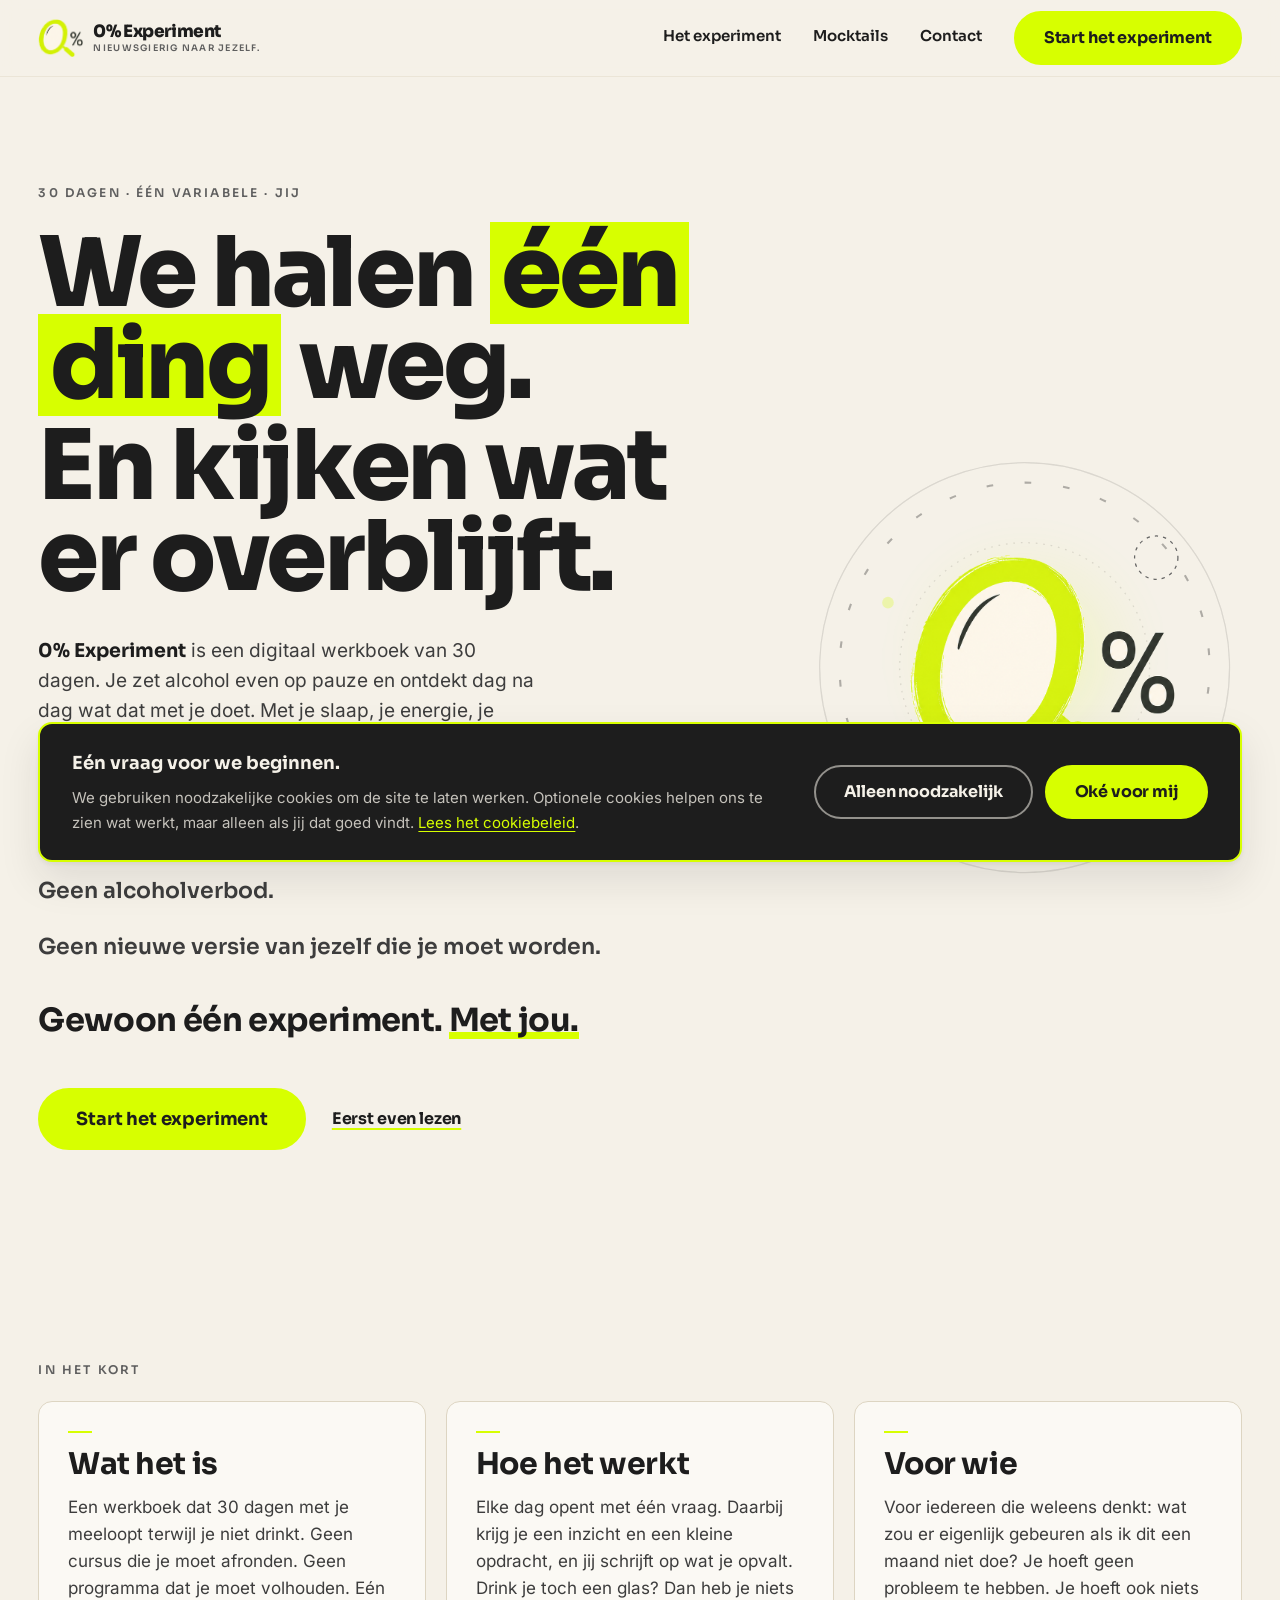
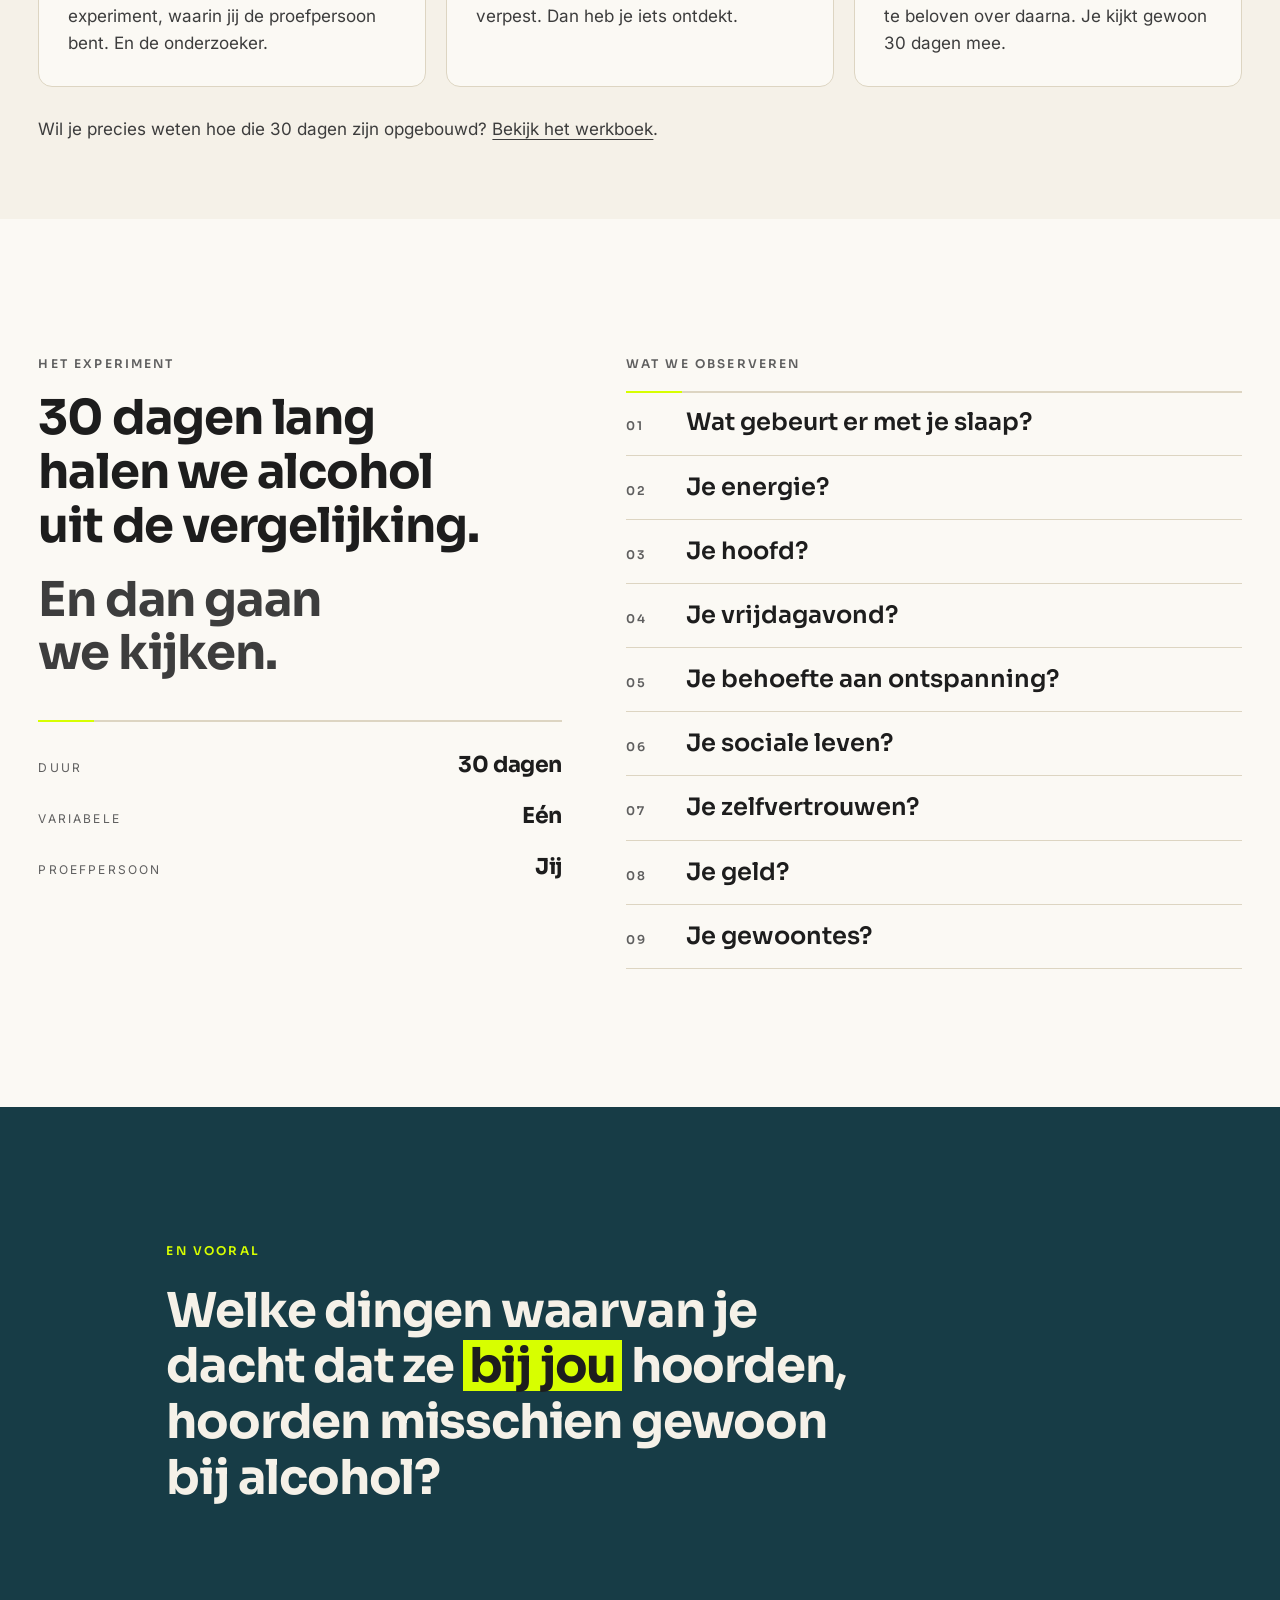
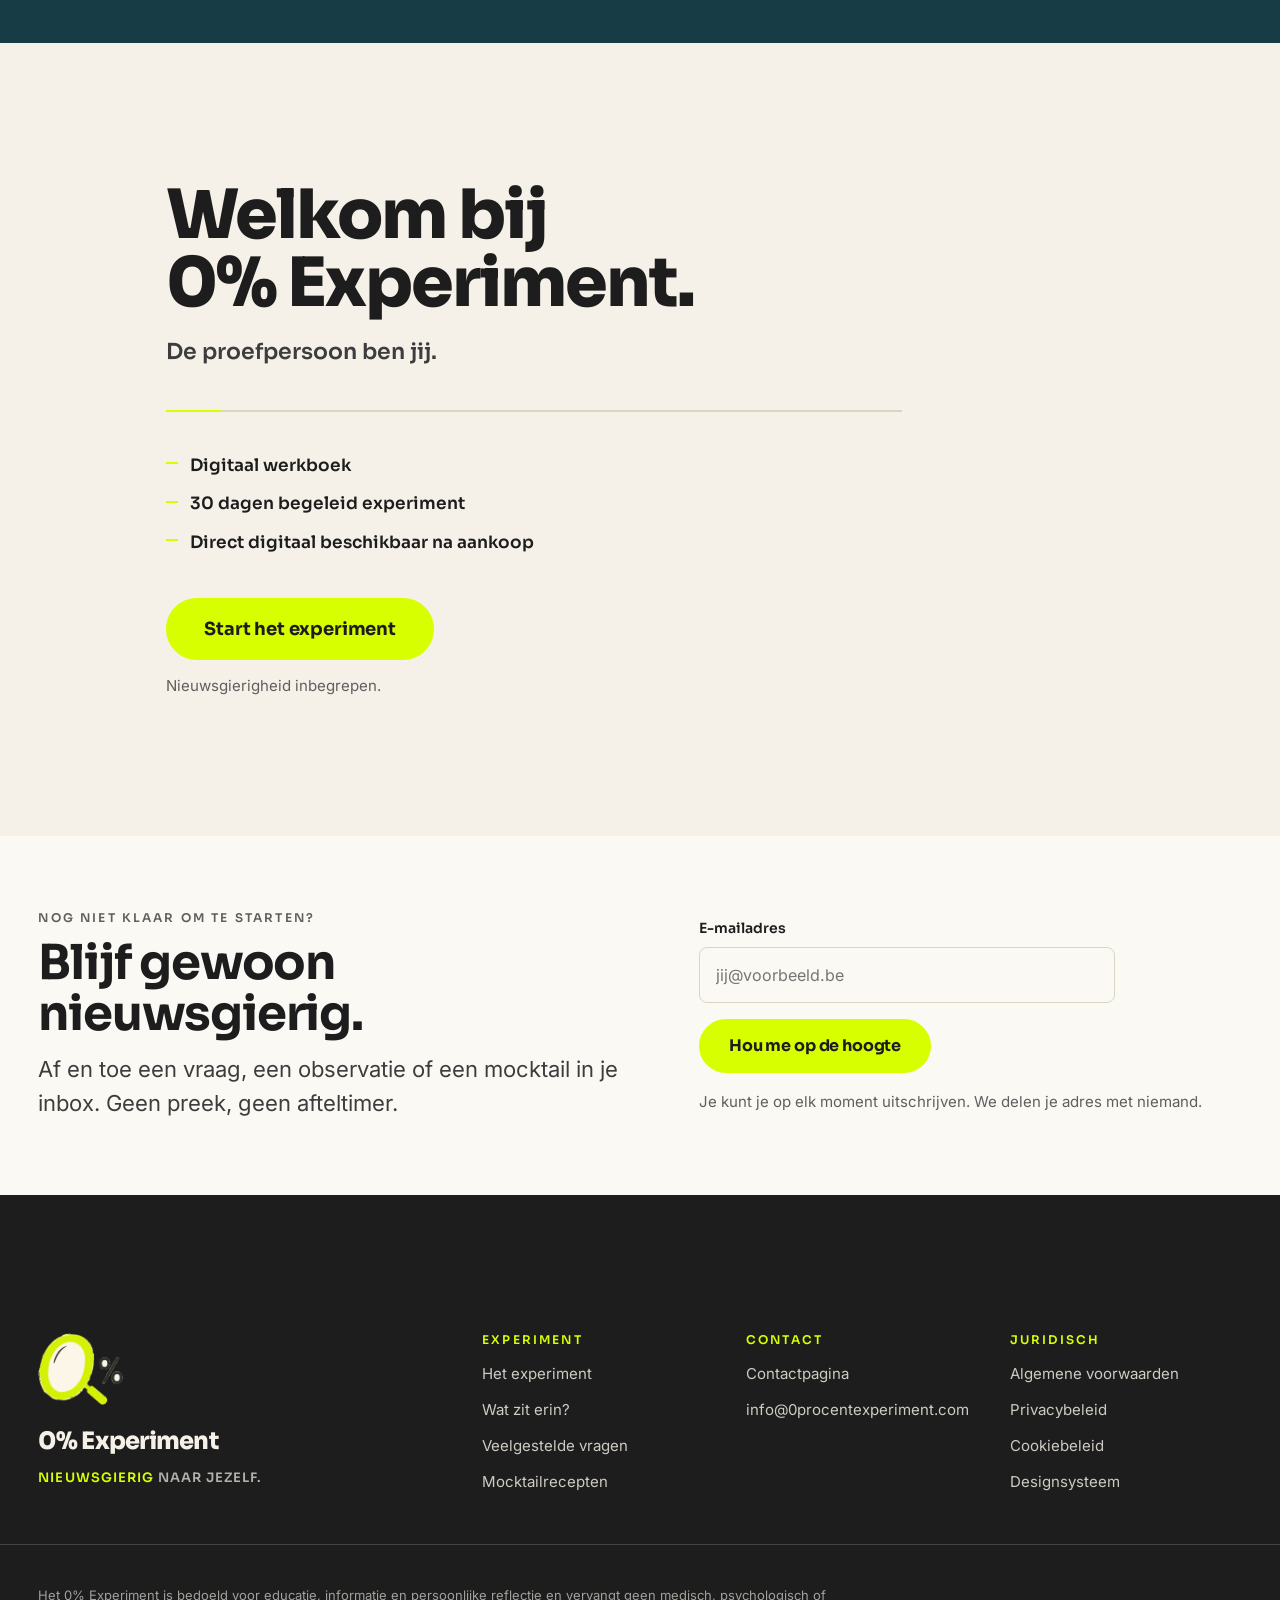
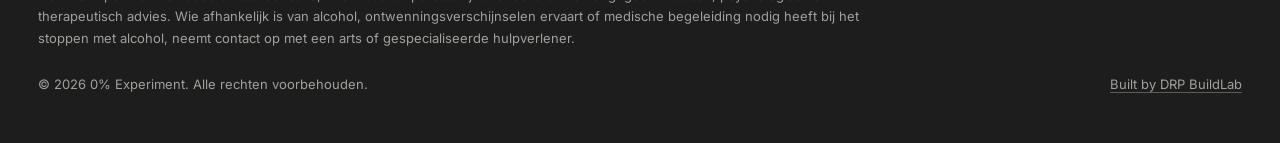
<file: index.html>
<!doctype html>
<html lang="nl-BE">
	<head>
		<meta charset="utf-8" />
		<meta name="viewport" content="width=device-width, initial-scale=1" />
		<meta name="theme-color" content="#f5f1e8" />

		<title>30 dagen zonder alcohol, als experiment · 0% Experiment</title>
		<meta
			name="description"
			content="Een digitaal werkboek dat je 30 dagen zonder alcohol begeleidt, met elke dag één vraag. Geen detox, geen verbod. Eén experiment, en de proefpersoon ben jij."
		/>
		<meta name="robots" content="index, follow, max-image-preview:large" />
		<meta name="facebook-domain-verification" content="e8b01xd1p8rhyb8nftq5hmoyi9dznb" />
		<link rel="canonical" href="https://0procentexperiment.com/" />

		<meta property="og:type" content="website" />
		<meta property="og:site_name" content="0% Experiment" />
		<meta property="og:title" content="0% Experiment · Nieuwsgierig naar jezelf." />
		<meta
			property="og:description"
			content="Een digitaal werkboek dat je 30 dagen zonder alcohol begeleidt, met elke dag één vraag. Geen detox, geen verbod. Eén experiment, en de proefpersoon ben jij."
		/>
		<meta property="og:url" content="https://0procentexperiment.com/" />
		<meta property="og:locale" content="nl_BE" />
		<meta property="og:image" content="https://0procentexperiment.com/assets/img/brand/og-image.png" />
		<meta property="og:image:width" content="1200" />
		<meta property="og:image:height" content="630" />
		<meta property="og:image:alt" content="0% Experiment: we halen één ding weg en kijken wat er overblijft. Digitaal werkboek, 30 dagen zonder alcohol." />
		<meta name="twitter:card" content="summary_large_image" />

		<link rel="icon" href="favicon.png" />
		<link rel="apple-touch-icon" href="apple-touch-icon.png" />
		<link rel="preload" href="assets/fonts/sora-latin-wght-normal.woff2" as="font" type="font/woff2" crossorigin />
		<link rel="preload" href="assets/fonts/inter-latin-wght-normal.woff2" as="font" type="font/woff2" crossorigin />
		<link rel="stylesheet" href="assets/css/main.css" />
		<link rel="stylesheet" href="assets/css/page-home.css" />

		<script src="assets/js/config.js" defer></script>
		<script src="assets/js/shared.js" defer></script>
		<!-- prerender:jsonld · gebakken door tools/prerender.py, niet met de hand aanpassen -->
		<script type="application/ld+json">
		{
			"@context": "https://schema.org",
			"@graph": [
				{
					"@type": "Organization",
					"@id": "https://0procentexperiment.com/#organisatie",
					"name": "0% Experiment",
					"legalName": "STB",
					"url": "https://0procentexperiment.com/",
					"slogan": "Nieuwsgierig naar jezelf.",
					"logo": {
						"@type": "ImageObject",
						"url": "https://0procentexperiment.com/assets/img/brand/icon-512.png",
						"width": 512,
						"height": 512
					},
					"image": "https://0procentexperiment.com/assets/img/brand/og-image.png",
					"email": "info@0procentexperiment.com",
					"vatID": "BE1015886641",
					"address": {
						"@type": "PostalAddress",
						"streetAddress": "Stationsstraat 40B1",
						"postalCode": "2570",
						"addressLocality": "Duffel",
						"addressCountry": "BE"
					},
					"contactPoint": {
						"@type": "ContactPoint",
						"contactType": "customer support",
						"email": "info@0procentexperiment.com",
						"url": "https://0procentexperiment.com/contact.html",
						"availableLanguage": "nl"
					}
				},
				{
					"@type": "WebSite",
					"@id": "https://0procentexperiment.com/#website",
					"url": "https://0procentexperiment.com/",
					"name": "0% Experiment",
					"description": "Nieuwsgierig naar jezelf.",
					"inLanguage": "nl-BE",
					"publisher": {
						"@id": "https://0procentexperiment.com/#organisatie"
					}
				},
				{
					"@type": "WebPage",
					"@id": "https://0procentexperiment.com/#pagina",
					"url": "https://0procentexperiment.com/",
					"name": "30 dagen zonder alcohol, als experiment · 0% Experiment",
					"description": "Een digitaal werkboek dat je 30 dagen zonder alcohol begeleidt, met elke dag één vraag. Geen detox, geen verbod. Eén experiment, en de proefpersoon ben jij.",
					"inLanguage": "nl-BE",
					"isPartOf": {
						"@id": "https://0procentexperiment.com/#website"
					},
					"primaryImageOfPage": {
						"@type": "ImageObject",
						"url": "https://0procentexperiment.com/assets/img/brand/og-image.png"
					},
					"about": {
						"@id": "https://0procentexperiment.com/product.html#product"
					}
				}
			]
		}
		</script>
		<!-- /prerender:jsonld -->
	</head>

	<body>
		<a href="#hoofdinhoud" class="c-skip">Naar de inhoud</a>

		<!-- prerender:header · gebakken door tools/prerender.py, niet met de hand aanpassen -->
		<header class="header">
			<div class="o-container header__inner"><a href="index.html" class="header__logo" aria-label="0% Experiment · naar de homepage"><img src="assets/img/brand/logo-mark.png" width="45" height="38" style="height: 38px; width: auto;" alt="0% Experiment · nieuwsgierig naar jezelf" decoding="async"><span class="header__wordmark" aria-hidden="true">0% Experiment<span class="header__payoff">Nieuwsgierig naar jezelf.</span></span></a>
				<nav class="header__nav" aria-label="Hoofdnavigatie"><a href="product.html" class="header__link">Het experiment</a><a href="mocktails.html" class="header__link">Mocktails</a><a href="contact.html" class="header__link">Contact</a><a href="product.html#start" class="c-btn c-btn--primary header__cta">Start het experiment</a>
				</nav><button class="header__toggle" type="button" aria-expanded="false" aria-controls="mobiel-menu"><span class="sr-only">Menu openen</span><span class="header__bars" aria-hidden="true"></span></button>
			</div>
			<div id="mobiel-menu" class="header__mobile" hidden="">
				<div class="o-container header__mobile-inner"><a href="product.html" class="header__mobile-link">Het experiment</a><a href="mocktails.html" class="header__mobile-link">Mocktails</a><a href="contact.html" class="header__mobile-link">Contact</a><a href="product.html#start" class="c-btn c-btn--primary c-btn--block">Start het experiment</a>
				</div>
			</div>
		</header>
		<!-- /prerender:header -->

		<main id="hoofdinhoud">
			<!-- ─── HERO ───────────────────────────────────────────────────── -->
			<section class="hero">
				<div class="o-container hero__inner">
					<div class="hero__copy u-enter">
						<p class="t-eyebrow hero__eyebrow">30 dagen · één variabele · jij</p>

						<!-- Each line sits in its own overflow-hidden box so it can rise into
						     view from underneath; see .hero__line in assets/css/page-home.css. -->
						<h1 class="t-display hero__title">
							<span class="hero__line"
								><span>We halen <span class="u-mark">één ding</span> weg.</span></span
							>
							<span class="hero__line"><span>En kijken wat er overblijft.</span></span>
						</h1>

						<p class="hero__intro">
							<strong>0% Experiment</strong> is een digitaal werkboek van 30 dagen. Je zet
							alcohol even op pauze en ontdekt dag na dag wat dat met je doet. Met je slaap,
							je energie, je hoofd, je vrijdagavond. Niet omdat het moet. Omdat je benieuwd
							bent.
						</p>

						<div class="hero__negations t-cadence u-enter-group">
							<p>Geen detox.</p>
							<p>Geen alcoholverbod.</p>
							<p>Geen nieuwe versie van jezelf die je moet worden.</p>
						</div>

						<p class="hero__pitch">
							Gewoon één experiment. <span class="u-underline">Met jou.</span>
						</p>

						<div class="hero__cta">
							<a href="product.html#start" class="c-btn c-btn--primary c-btn--lg" data-buy
								>Start het experiment</a
							>
							<a href="product.html" class="c-btn c-btn--ghost">Eerst even lezen</a>
						</div>
					</div>

					<!-- The mark is a magnifier held over a 0%. The illustration gives it
					     something to look at: a dial of 30 ticks — one per dag — with a
					     single day marked, and the one variable we take out drawn as a
					     dashed, empty ring. Decorative only, hence aria-hidden. -->
					<div class="hero__mark" aria-hidden="true">
						<div class="hero__figure">
							<svg class="hero__dial" viewBox="0 0 520 520" fill="none">
								<!-- 30 ticks: one dash per day, laid out with dasharray so the
								     ring stays a single element. r=222 → C≈1394.87 → 46.496/dag. -->
								<g transform="rotate(-90 260 260)">
									<circle
										class="hero__days"
										cx="260"
										cy="260"
										r="222"
										stroke-dasharray="8 38.496"
									/>
									<circle
										class="hero__today"
										cx="260"
										cy="260"
										r="222"
										stroke-dasharray="8 1386.87"
										transform="rotate(216 260 260)"
									/>
								</g>
								<circle class="hero__ring" cx="260" cy="260" r="246" />
								<circle class="hero__ring hero__ring--inner" cx="260" cy="260" r="150" />
								<!-- The variable we removed: drawn, but left empty. -->
								<circle class="hero__void" cx="418" cy="128" r="26" />
								<circle class="hero__bubble hero__bubble--1" cx="96" cy="182" r="7" />
								<circle class="hero__bubble hero__bubble--2" cx="436" cy="332" r="5" />
								<circle class="hero__bubble hero__bubble--3" cx="150" cy="404" r="9" />
							</svg>

							<img
								class="hero__logo"
								src="assets/img/brand/logo-mark.png"
								width="494"
								height="420"
								alt=""
								decoding="async"
							/>
						</div>
					</div>
				</div>
			</section>

			<!-- ─── IN HET KORT ────────────────────────────────────────────────
			     The hero states the idea; this states the offer. Three plain
			     answers to the three questions a first-time visitor has — what
			     is this, how does it work, is it for me — so nobody has to
			     scroll to find out what they landed on. -->
			<section class="o-section o-section--tight kort">
				<div class="o-container">
					<p class="t-eyebrow kort__label">In het kort</p>

					<div class="kort__grid">
						<article class="c-card kort__card" data-reveal>
							<h2 class="t-h3 kort__title">Wat het is</h2>
							<p class="kort__text">
								Een werkboek dat 30 dagen met je meeloopt terwijl je niet drinkt. Geen cursus
								die je moet afronden. Geen programma dat je moet volhouden. Eén experiment,
								waarin jij de proefpersoon bent. En de onderzoeker.
							</p>
						</article>

						<article class="c-card kort__card" data-reveal>
							<h2 class="t-h3 kort__title">Hoe het werkt</h2>
							<p class="kort__text">
								Elke dag opent met één vraag. Daarbij krijg je een inzicht en een kleine
								opdracht, en jij schrijft op wat je opvalt. Drink je toch een glas? Dan heb je
								niets verpest. Dan heb je iets ontdekt.
							</p>
						</article>

						<article class="c-card kort__card" data-reveal>
							<h2 class="t-h3 kort__title">Voor wie</h2>
							<p class="kort__text">
								Voor iedereen die weleens denkt: wat zou er eigenlijk gebeuren als ik dit een
								maand niet doe? Je hoeft geen probleem te hebben. Je hoeft ook niets te
								beloven over daarna. Je kijkt gewoon 30 dagen mee.
							</p>
						</article>
					</div>

					<p class="kort__more">
						Wil je precies weten hoe die 30 dagen zijn opgebouwd?
						<a href="product.html">Bekijk het werkboek</a>.
					</p>
				</div>
			</section>

			<!-- ─── HET EXPERIMENT ─────────────────────────────────────────────
			     Laid out as the observation sheet the experiment implies: the
			     premise on the left, the nine things we watch numbered on the
			     right. The questions are an <ol> because they are a numbered
			     log, not a bullet list — the numbers come from a CSS counter,
			     so the markup stays clean. -->
			<section class="o-section u-surface-raised experiment">
				<div class="o-container">
					<div class="experiment__grid">
						<div class="experiment__premise" data-reveal>
							<p class="t-eyebrow">Het experiment</p>

							<p class="c-statement experiment__lead">
								30 dagen lang halen we alcohol uit de vergelijking.
							</p>
							<p class="c-statement experiment__lead experiment__lead--muted">
								En dan gaan we kijken.
							</p>

							<hr class="u-rule experiment__rule" />

							<dl class="experiment__spec">
								<div>
									<dt>Duur</dt>
									<dd>30 dagen</dd>
								</div>
								<div>
									<dt>Variabele</dt>
									<dd>Eén</dd>
								</div>
								<div>
									<dt>Proefpersoon</dt>
									<dd>Jij</dd>
								</div>
							</dl>
						</div>

						<div class="experiment__log" data-reveal>
							<p class="t-eyebrow experiment__log-label">Wat we observeren</p>

							<ol class="observations">
								<li>Wat gebeurt er met je slaap?</li>
								<li>Je energie?</li>
								<li>Je hoofd?</li>
								<li>Je vrijdagavond?</li>
								<li>Je behoefte aan ontspanning?</li>
								<li>Je sociale leven?</li>
								<li>Je zelfvertrouwen?</li>
								<li>Je geld?</li>
								<li>Je gewoontes?</li>
							</ol>
						</div>
					</div>
				</div>
			</section>

			<!-- ─── DE KERNVRAAG ───────────────────────────────────────────── -->
			<section class="o-section u-surface-petrol">
				<div class="o-container o-container--content">
					<div class="kern" data-reveal>
						<p class="t-eyebrow">En vooral</p>
						<p class="kern__vraag">
							Welke dingen waarvan je dacht dat ze <span class="u-mark">bij jou</span> hoorden,
							hoorden misschien gewoon bij alcohol?
						</p>
					</div>
				</div>
			</section>

			<!-- ─── WELKOM ─────────────────────────────────────────────────── -->
			<section class="o-section u-surface-creme">
				<div class="o-container o-container--content">
					<div class="welkom" data-reveal>
						<h2 class="t-h1 welkom__title">Welkom bij 0% Experiment.</h2>
						<p class="welkom__sub">De proefpersoon ben jij.</p>

						<hr class="u-rule welkom__rule" />

						<ul class="welkom__specs">
							<li>Digitaal werkboek</li>
							<li>30 dagen begeleid experiment</li>
							<li>Direct digitaal beschikbaar na aankoop</li>
						</ul>

						<div class="welkom__cta">
							<a href="product.html#start" class="c-btn c-btn--primary c-btn--lg" data-buy
								>Start het experiment</a
							>
							<p class="welkom__note u-faint t-small" data-site="product-footnote">
								Nieuwsgierigheid inbegrepen.
							</p>
						</div>
					</div>
				</div>
			</section>

			<!-- ─── NIEUWSBRIEF ────────────────────────────────────────────── -->
			<section class="o-section o-section--tight u-surface-raised">
				<div class="o-container">
					<div class="news">
						<div class="news__copy">
							<p class="t-eyebrow">Nog niet klaar om te starten?</p>
							<h2 class="t-h2">Blijf gewoon nieuwsgierig.</h2>
							<p class="t-lead">
								Af en toe een vraag, een observatie of een mocktail in je inbox. Geen preek,
								geen afteltimer.
							</p>
						</div>

						<p class="news__done" role="status" data-newsletter-done hidden></p>

						<form class="news__form" data-newsletter novalidate>
							<div class="c-field news__field">
								<label class="c-label" for="news-email">E-mailadres</label>
								<input
									id="news-email"
									class="c-input"
									type="email"
									name="email"
									autocomplete="email"
									required
									placeholder="jij@voorbeeld.be"
								/>
							</div>
							<button type="submit" class="c-btn c-btn--primary">Hou me op de hoogte</button>
							<p class="news__error" role="alert" hidden></p>
							<p class="c-help news__help">
								Je kunt je op elk moment uitschrijven. We delen je adres met niemand.
							</p>
						</form>
					</div>
				</div>
			</section>
		</main>

		<!-- prerender:footer · gebakken door tools/prerender.py, niet met de hand aanpassen -->
		<footer class="footer u-surface-ink">
			<div class="o-container footer__inner">
				<div class="footer__brand"><img src="assets/img/brand/logo-mark.png" width="85" height="72" style="height: 72px; width: auto;" alt="0% Experiment · nieuwsgierig naar jezelf" loading="lazy" decoding="async">
					<p class="footer__wordmark u-font-display">0% Experiment</p>
					<p class="footer__tagline"><span class="u-accent">Nieuwsgierig</span> naar jezelf.</p>
				</div>
				<nav class="footer__cols" aria-label="Footernavigatie">
					<div>
						<p class="t-eyebrow footer__heading">Experiment</p><a href="product.html">Het experiment</a><a href="product.html#inhoud">Wat zit erin?</a><a href="product.html#faq">Veelgestelde vragen</a><a href="mocktails.html">Mocktailrecepten</a>
					</div>
					<div>
						<p class="t-eyebrow footer__heading">Contact</p><a href="contact.html">Contactpagina</a><a href="mailto:info@0procentexperiment.com">info@0procentexperiment.com</a>
					</div>
					<div>
						<p class="t-eyebrow footer__heading">Juridisch</p><a href="algemene-voorwaarden.html">Algemene voorwaarden</a><a href="privacybeleid.html">Privacybeleid</a><a href="cookiebeleid.html">Cookiebeleid</a><a href="styleguide.html">Designsysteem</a>
					</div>
				</nav>
			</div>
			<div class="o-container">
				<p class="footer__disclaimer">Het 0% Experiment is bedoeld voor educatie, informatie en persoonlijke reflectie en vervangt geen medisch, psychologisch of therapeutisch advies. Wie afhankelijk is van alcohol, ontwenningsverschijnselen ervaart of medische begeleiding nodig heeft bij het stoppen met alcohol, neemt contact op met een arts of gespecialiseerde hulpverlener.</p>
				<div class="footer__bottom">
					<p class="footer__legal">© <span class="footer__year">2026</span> 0% Experiment. Alle rechten voorbehouden.</p>
					<p class="footer__credit" lang="en"><a href="https://drpbuildlab.com" target="_blank" rel="noopener">Built by DRP BuildLab</a></p>
				</div>
			</div>
		</footer>
		<!-- /prerender:footer -->
	</body>
</html>
</file>
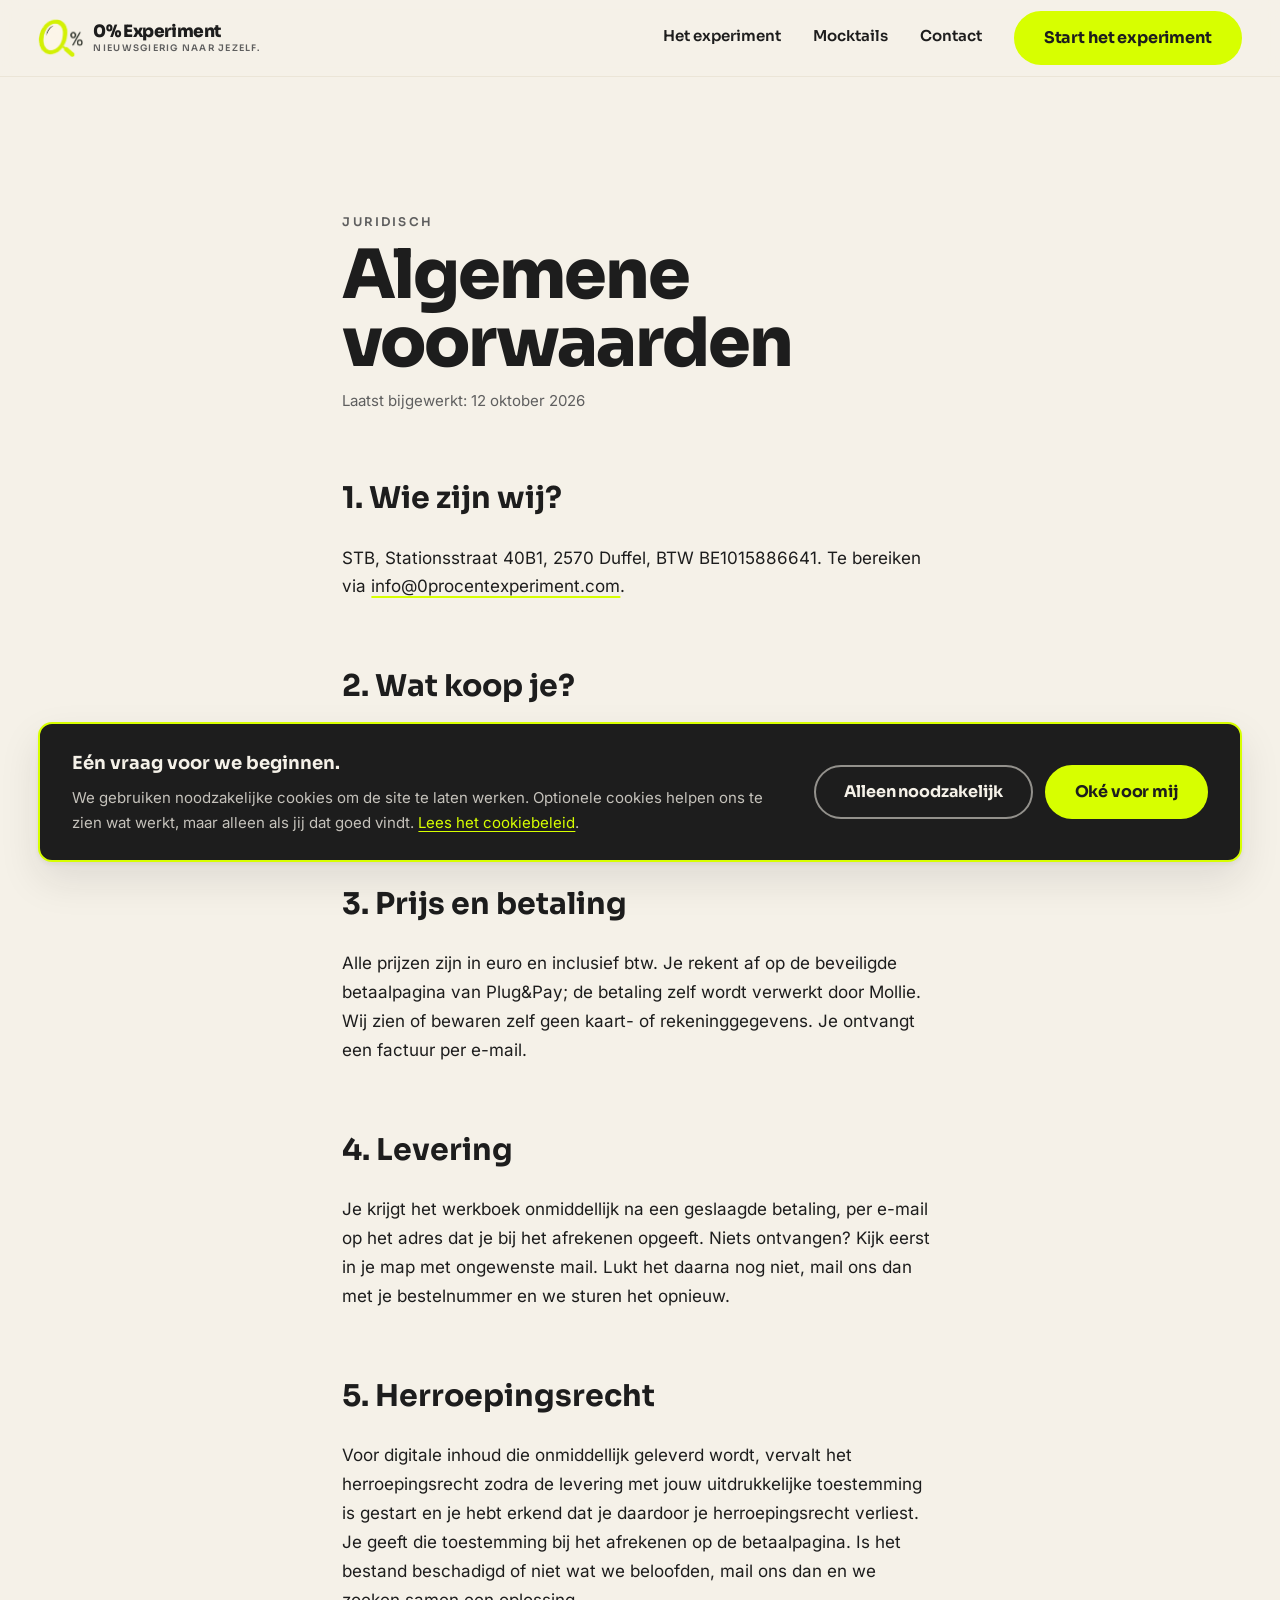
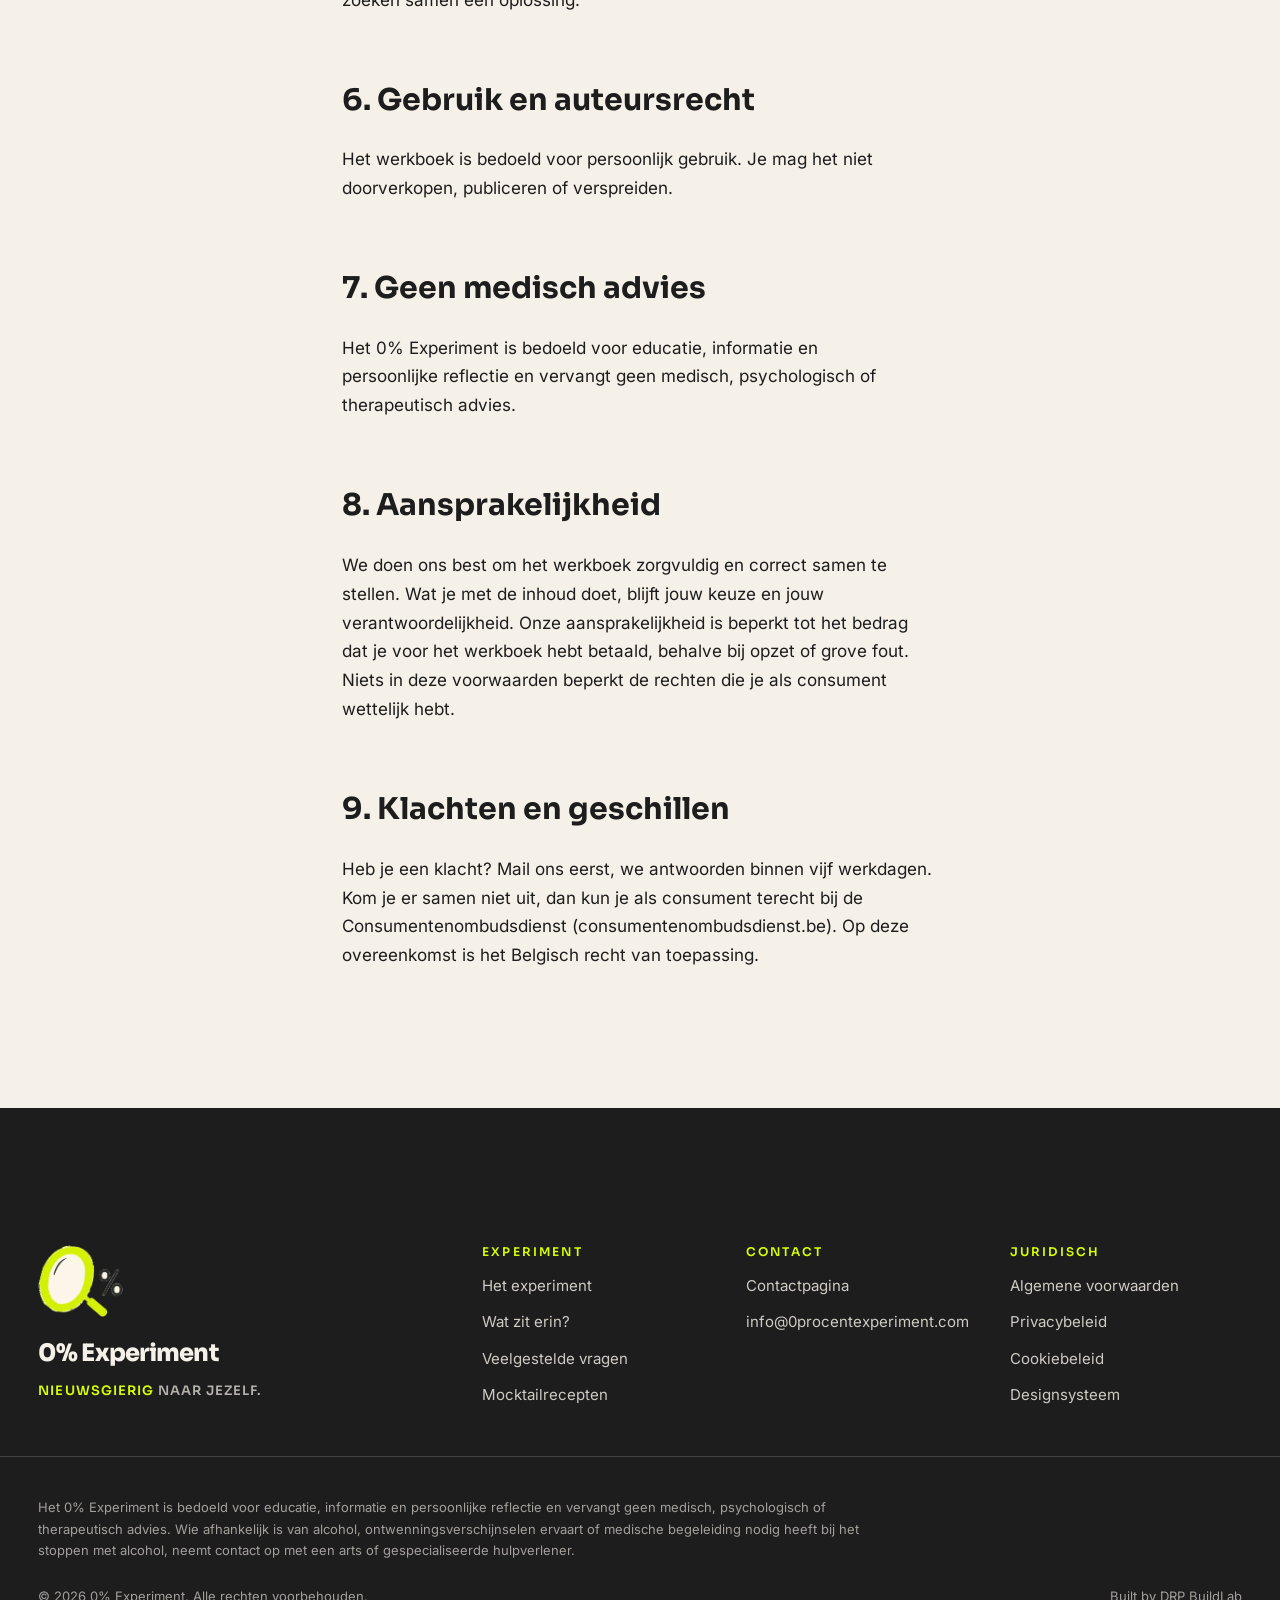
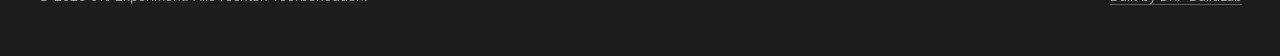
<file: algemene-voorwaarden.html>
<!doctype html>
<html lang="nl-BE">
	<head>
		<meta charset="utf-8" />
		<meta name="viewport" content="width=device-width, initial-scale=1" />
		<meta name="theme-color" content="#f5f1e8" />

		<title>Algemene voorwaarden · 0% Experiment</title>
		<meta
			name="description"
			content="De voorwaarden die gelden bij de aankoop van het digitale werkboek 0% Experiment."
		/>
		<meta name="robots" content="index, follow, max-image-preview:large" />
		<link rel="canonical" href="https://0procentexperiment.com/algemene-voorwaarden.html" />

		<meta property="og:type" content="website" />
		<meta property="og:site_name" content="0% Experiment" />
		<meta property="og:title" content="Algemene voorwaarden · 0% Experiment" />
		<meta
			property="og:description"
			content="De voorwaarden die gelden bij de aankoop van het digitale werkboek 0% Experiment."
		/>
		<meta property="og:url" content="https://0procentexperiment.com/algemene-voorwaarden.html" />
		<meta property="og:locale" content="nl_BE" />
		<meta property="og:image" content="https://0procentexperiment.com/assets/img/brand/og-image.png" />
		<meta property="og:image:width" content="1200" />
		<meta property="og:image:height" content="630" />
		<meta property="og:image:alt" content="0% Experiment: we halen één ding weg en kijken wat er overblijft. Digitaal werkboek, 30 dagen zonder alcohol." />
		<meta name="twitter:card" content="summary_large_image" />

		<link rel="icon" href="favicon.png" />
		<link rel="apple-touch-icon" href="apple-touch-icon.png" />
		<link rel="preload" href="assets/fonts/sora-latin-wght-normal.woff2" as="font" type="font/woff2" crossorigin />
		<link rel="preload" href="assets/fonts/inter-latin-wght-normal.woff2" as="font" type="font/woff2" crossorigin />
		<link rel="stylesheet" href="assets/css/main.css" />

		<script src="assets/js/config.js" defer></script>
		<script src="assets/js/shared.js" defer></script>
		<!-- prerender:jsonld · gebakken door tools/prerender.py, niet met de hand aanpassen -->
		<script type="application/ld+json">
		{
			"@context": "https://schema.org",
			"@graph": [
				{
					"@type": "Organization",
					"@id": "https://0procentexperiment.com/#organisatie",
					"name": "0% Experiment",
					"legalName": "STB",
					"url": "https://0procentexperiment.com/",
					"slogan": "Nieuwsgierig naar jezelf.",
					"logo": {
						"@type": "ImageObject",
						"url": "https://0procentexperiment.com/assets/img/brand/icon-512.png",
						"width": 512,
						"height": 512
					},
					"image": "https://0procentexperiment.com/assets/img/brand/og-image.png",
					"email": "info@0procentexperiment.com",
					"vatID": "BE1015886641",
					"address": {
						"@type": "PostalAddress",
						"streetAddress": "Stationsstraat 40B1",
						"postalCode": "2570",
						"addressLocality": "Duffel",
						"addressCountry": "BE"
					},
					"contactPoint": {
						"@type": "ContactPoint",
						"contactType": "customer support",
						"email": "info@0procentexperiment.com",
						"url": "https://0procentexperiment.com/contact.html",
						"availableLanguage": "nl"
					}
				},
				{
					"@type": "WebSite",
					"@id": "https://0procentexperiment.com/#website",
					"url": "https://0procentexperiment.com/",
					"name": "0% Experiment",
					"description": "Nieuwsgierig naar jezelf.",
					"inLanguage": "nl-BE",
					"publisher": {
						"@id": "https://0procentexperiment.com/#organisatie"
					}
				},
				{
					"@type": "WebPage",
					"@id": "https://0procentexperiment.com/algemene-voorwaarden.html#pagina",
					"url": "https://0procentexperiment.com/algemene-voorwaarden.html",
					"name": "Algemene voorwaarden · 0% Experiment",
					"description": "De voorwaarden die gelden bij de aankoop van het digitale werkboek 0% Experiment.",
					"inLanguage": "nl-BE",
					"isPartOf": {
						"@id": "https://0procentexperiment.com/#website"
					},
					"primaryImageOfPage": {
						"@type": "ImageObject",
						"url": "https://0procentexperiment.com/assets/img/brand/og-image.png"
					},
					"breadcrumb": {
						"@type": "BreadcrumbList",
						"itemListElement": [
							{
								"@type": "ListItem",
								"position": 1,
								"name": "Home",
								"item": "https://0procentexperiment.com/"
							},
							{
								"@type": "ListItem",
								"position": 2,
								"name": "Algemene voorwaarden",
								"item": "https://0procentexperiment.com/algemene-voorwaarden.html"
							}
						]
					}
				}
			]
		}
		</script>
		<!-- /prerender:jsonld -->
	</head>

	<body>
		<a href="#hoofdinhoud" class="c-skip">Naar de inhoud</a>

		<!-- prerender:header · gebakken door tools/prerender.py, niet met de hand aanpassen -->
		<header class="header">
			<div class="o-container header__inner"><a href="index.html" class="header__logo" aria-label="0% Experiment · naar de homepage"><img src="assets/img/brand/logo-mark.png" width="45" height="38" style="height: 38px; width: auto;" alt="0% Experiment · nieuwsgierig naar jezelf" decoding="async"><span class="header__wordmark" aria-hidden="true">0% Experiment<span class="header__payoff">Nieuwsgierig naar jezelf.</span></span></a>
				<nav class="header__nav" aria-label="Hoofdnavigatie"><a href="product.html" class="header__link">Het experiment</a><a href="mocktails.html" class="header__link">Mocktails</a><a href="contact.html" class="header__link">Contact</a><a href="product.html#start" class="c-btn c-btn--primary header__cta">Start het experiment</a>
				</nav><button class="header__toggle" type="button" aria-expanded="false" aria-controls="mobiel-menu"><span class="sr-only">Menu openen</span><span class="header__bars" aria-hidden="true"></span></button>
			</div>
			<div id="mobiel-menu" class="header__mobile" hidden="">
				<div class="o-container header__mobile-inner"><a href="product.html" class="header__mobile-link">Het experiment</a><a href="mocktails.html" class="header__mobile-link">Mocktails</a><a href="contact.html" class="header__mobile-link">Contact</a><a href="product.html#start" class="c-btn c-btn--primary c-btn--block">Start het experiment</a>
				</div>
			</div>
		</header>
		<!-- /prerender:header -->

		<main id="hoofdinhoud">
			<section class="o-section u-surface-creme">
				<div class="o-container o-container--reading">
					<article class="legal u-enter">
						<p class="t-eyebrow">Juridisch</p>
						<h1 class="t-h1 legal__title">Algemene voorwaarden</h1>
						<p class="legal__meta t-small u-faint">Laatst bijgewerkt: 12 oktober 2026</p>

						<div class="legal__body t-prose">
							<h2>1. Wie zijn wij?</h2>
							<p>
								<span data-site="company-name">STB</span>,
								<span data-site="company-address">Stationsstraat 40B1, 2570 Duffel</span>, BTW
								<span data-site="company-vat">BE1015886641</span>. Te bereiken via
								<a href="#" data-site="email">info@0procentexperiment.com</a>.
							</p>

							<h2>2. Wat koop je?</h2>
							<p>
								Je koopt een digitaal werkboek: het 0% Experiment. Na betaling krijg je toegang
								tot een downloadbaar bestand. Er wordt niets fysiek verzonden. De koop komt tot
								stand zodra je betaling geslaagd is.
							</p>

							<h2>3. Prijs en betaling</h2>
							<p>
								Alle prijzen zijn in euro en inclusief btw. Je rekent af op de beveiligde
								betaalpagina van Plug&amp;Pay; de betaling zelf wordt verwerkt door Mollie. Wij
								zien of bewaren zelf geen kaart- of rekeninggegevens. Je ontvangt een factuur
								per e-mail.
							</p>

							<h2 id="levering">4. Levering</h2>
							<p>
								Je krijgt het werkboek onmiddellijk na een geslaagde betaling, per e-mail op
								het adres dat je bij het afrekenen opgeeft. Niets ontvangen? Kijk eerst in je
								map met ongewenste mail. Lukt het daarna nog niet, mail ons dan met je
								bestelnummer en we sturen het opnieuw.
							</p>

							<h2 id="herroepingsrecht">5. Herroepingsrecht</h2>
							<p>
								Voor digitale inhoud die onmiddellijk geleverd wordt, vervalt het
								herroepingsrecht zodra de levering met jouw uitdrukkelijke toestemming is
								gestart en je hebt erkend dat je daardoor je herroepingsrecht verliest. Je
								geeft die toestemming bij het afrekenen op de betaalpagina. Is het bestand
								beschadigd of niet wat we beloofden, mail ons dan en we zoeken samen een
								oplossing.
							</p>

							<h2>6. Gebruik en auteursrecht</h2>
							<p>
								Het werkboek is bedoeld voor persoonlijk gebruik. Je mag het niet doorverkopen,
								publiceren of verspreiden.
							</p>

							<h2>7. Geen medisch advies</h2>
							<p>
								Het 0% Experiment is bedoeld voor educatie, informatie en persoonlijke reflectie
								en vervangt geen medisch, psychologisch of therapeutisch advies.
							</p>

							<h2>8. Aansprakelijkheid</h2>
							<p>
								We doen ons best om het werkboek zorgvuldig en correct samen te stellen. Wat je
								met de inhoud doet, blijft jouw keuze en jouw verantwoordelijkheid. Onze
								aansprakelijkheid is beperkt tot het bedrag dat je voor het werkboek hebt
								betaald, behalve bij opzet of grove fout. Niets in deze voorwaarden beperkt de
								rechten die je als consument wettelijk hebt.
							</p>

							<h2>9. Klachten en geschillen</h2>
							<p>
								Heb je een klacht? Mail ons eerst, we antwoorden binnen vijf werkdagen. Kom je
								er samen niet uit, dan kun je als consument terecht bij de
								Consumentenombudsdienst (consumentenombudsdienst.be). Op deze overeenkomst is
								het Belgisch recht van toepassing.
							</p>
						</div>
					</article>
				</div>
			</section>
		</main>

		<!-- prerender:footer · gebakken door tools/prerender.py, niet met de hand aanpassen -->
		<footer class="footer u-surface-ink">
			<div class="o-container footer__inner">
				<div class="footer__brand"><img src="assets/img/brand/logo-mark.png" width="85" height="72" style="height: 72px; width: auto;" alt="0% Experiment · nieuwsgierig naar jezelf" loading="lazy" decoding="async">
					<p class="footer__wordmark u-font-display">0% Experiment</p>
					<p class="footer__tagline"><span class="u-accent">Nieuwsgierig</span> naar jezelf.</p>
				</div>
				<nav class="footer__cols" aria-label="Footernavigatie">
					<div>
						<p class="t-eyebrow footer__heading">Experiment</p><a href="product.html">Het experiment</a><a href="product.html#inhoud">Wat zit erin?</a><a href="product.html#faq">Veelgestelde vragen</a><a href="mocktails.html">Mocktailrecepten</a>
					</div>
					<div>
						<p class="t-eyebrow footer__heading">Contact</p><a href="contact.html">Contactpagina</a><a href="mailto:info@0procentexperiment.com">info@0procentexperiment.com</a>
					</div>
					<div>
						<p class="t-eyebrow footer__heading">Juridisch</p><a href="algemene-voorwaarden.html">Algemene voorwaarden</a><a href="privacybeleid.html">Privacybeleid</a><a href="cookiebeleid.html">Cookiebeleid</a><a href="styleguide.html">Designsysteem</a>
					</div>
				</nav>
			</div>
			<div class="o-container">
				<p class="footer__disclaimer">Het 0% Experiment is bedoeld voor educatie, informatie en persoonlijke reflectie en vervangt geen medisch, psychologisch of therapeutisch advies. Wie afhankelijk is van alcohol, ontwenningsverschijnselen ervaart of medische begeleiding nodig heeft bij het stoppen met alcohol, neemt contact op met een arts of gespecialiseerde hulpverlener.</p>
				<div class="footer__bottom">
					<p class="footer__legal">© <span class="footer__year">2026</span> 0% Experiment. Alle rechten voorbehouden.</p>
					<p class="footer__credit" lang="en"><a href="https://drpbuildlab.com" target="_blank" rel="noopener">Built by DRP BuildLab</a></p>
				</div>
			</div>
		</footer>
		<!-- /prerender:footer -->
	</body>
</html>
</file>
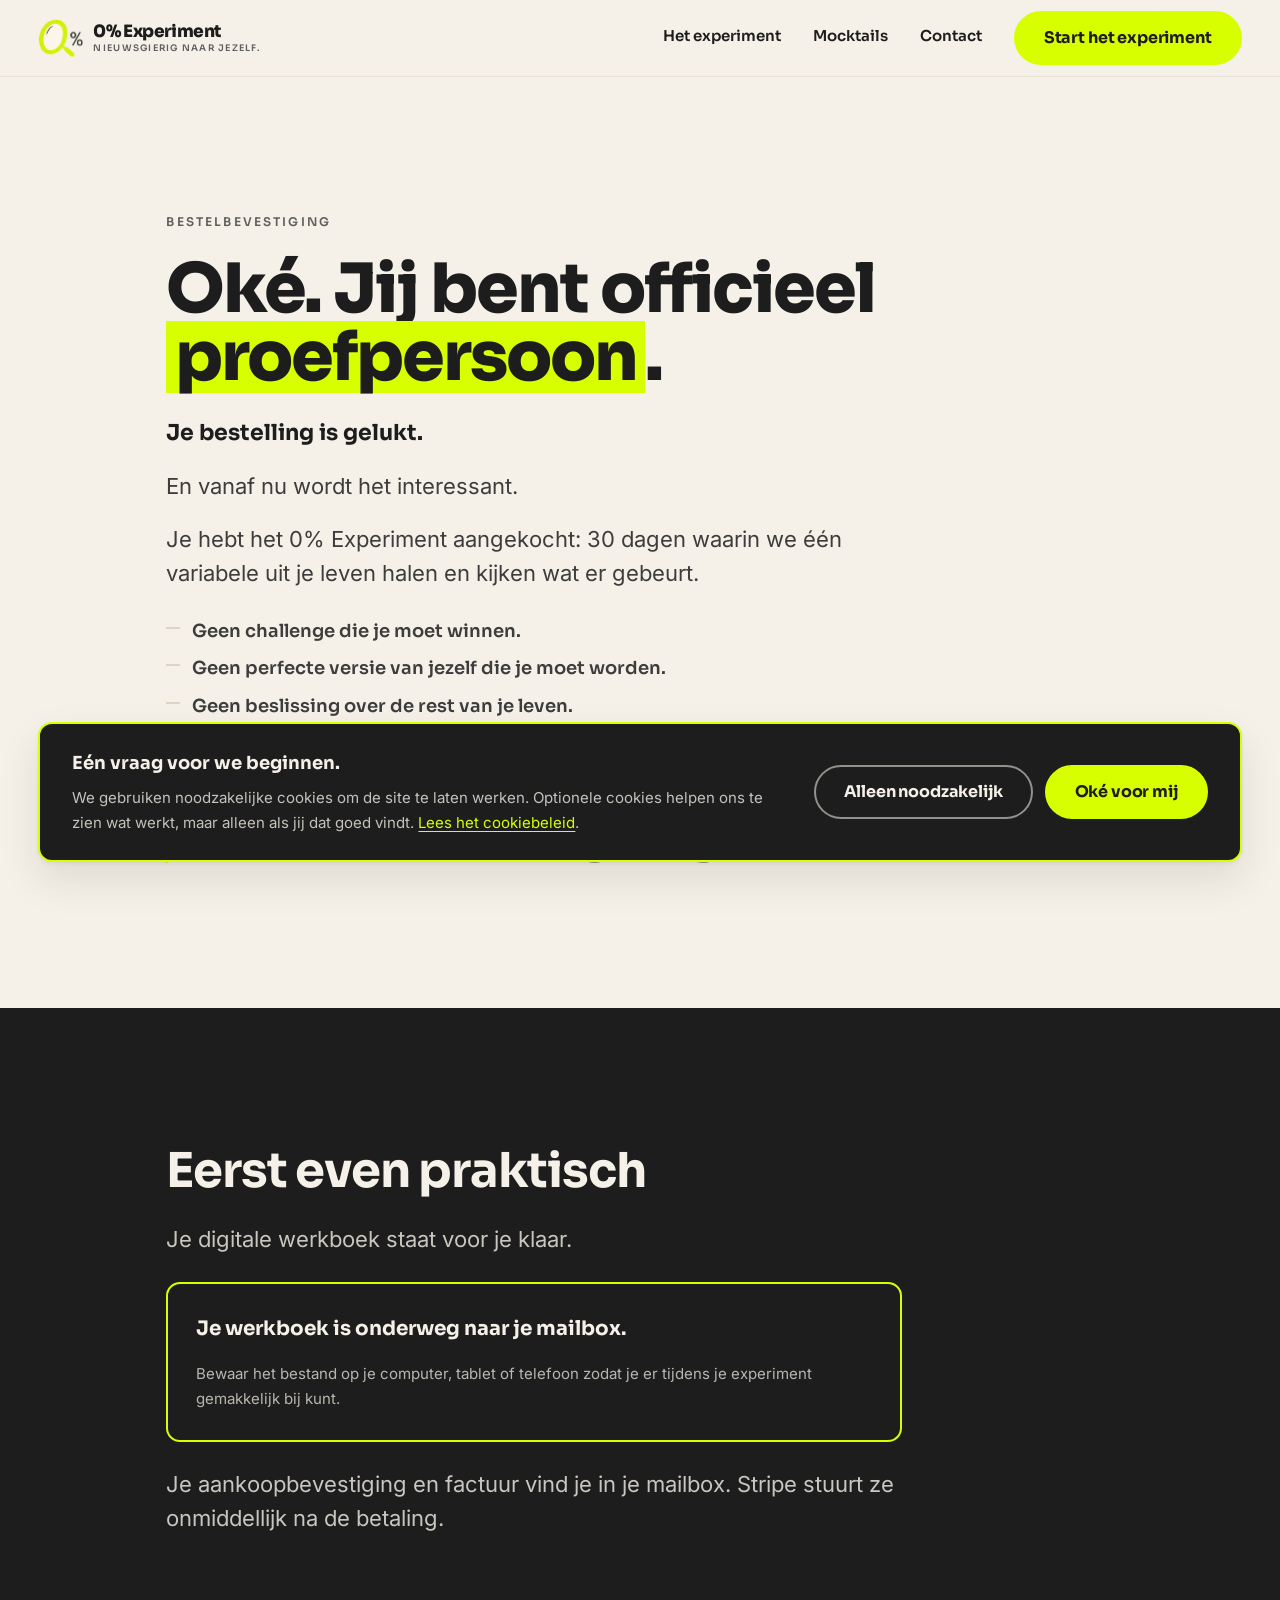
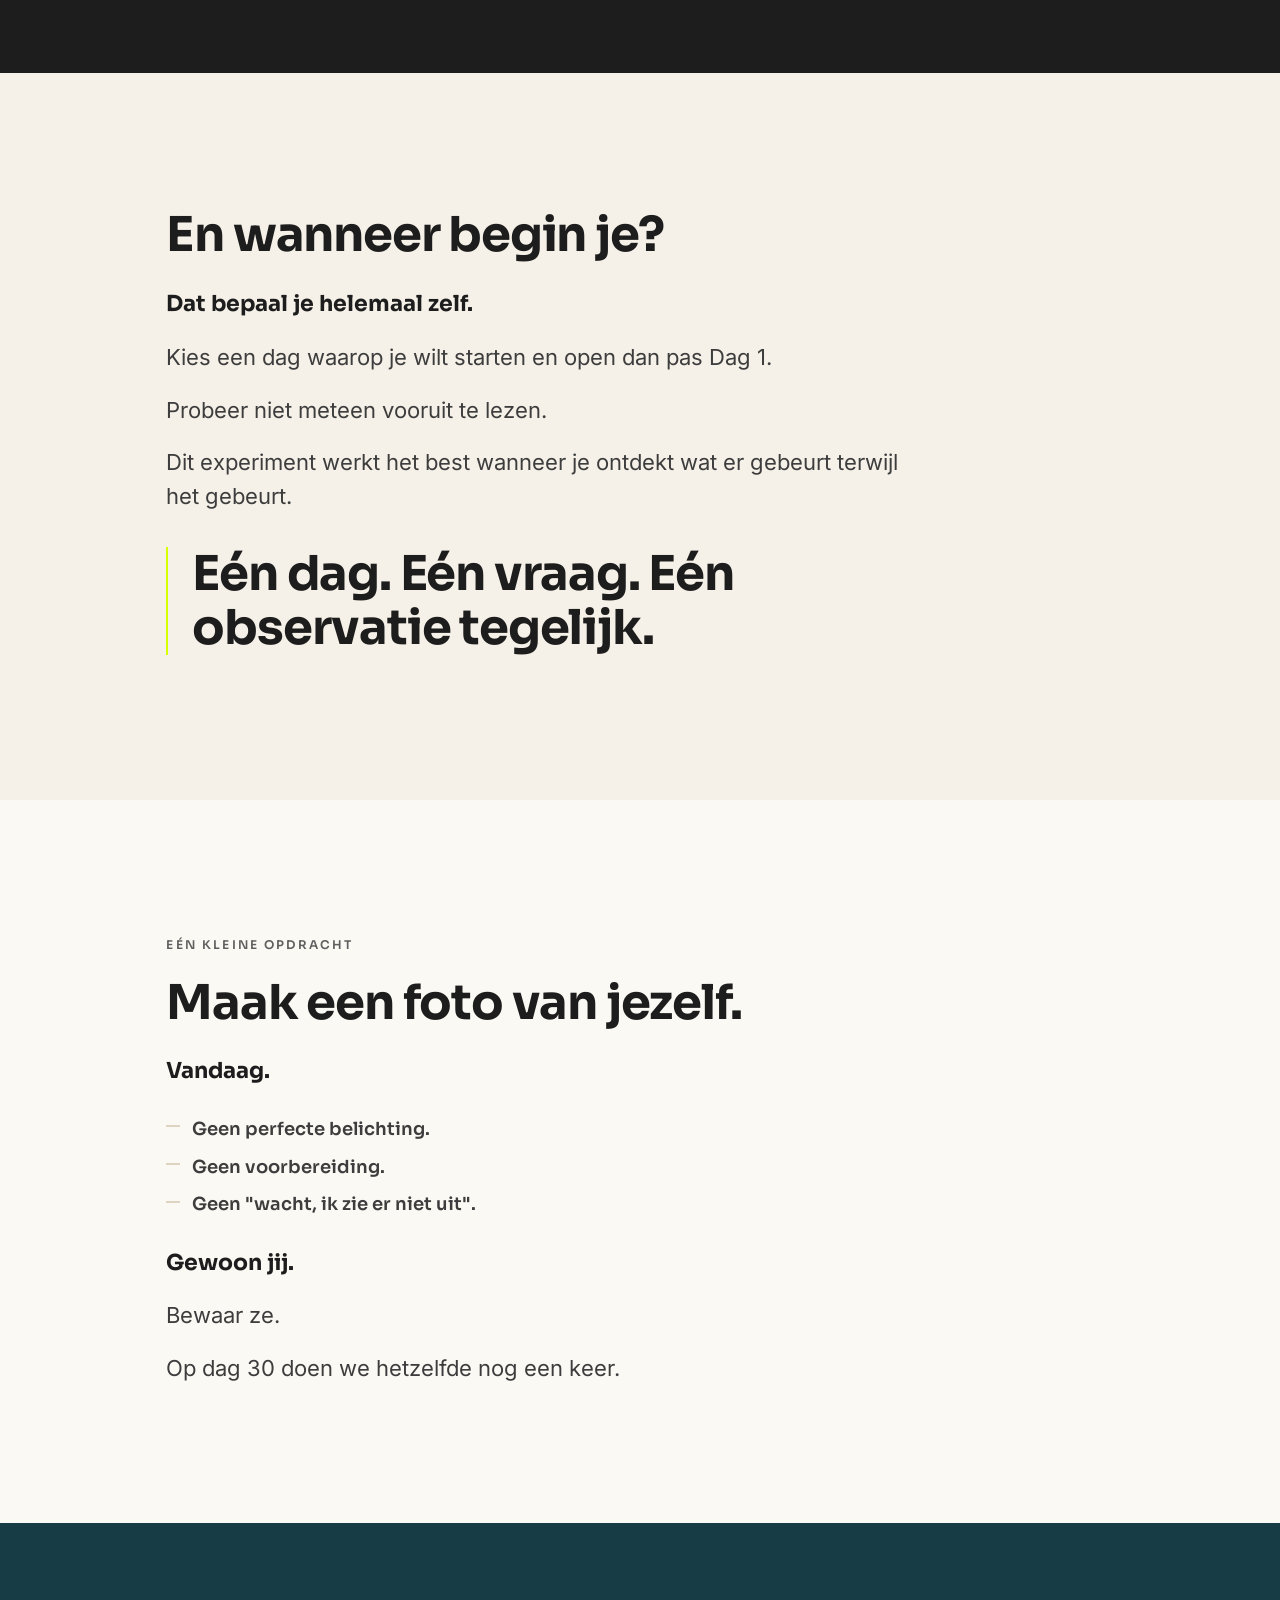
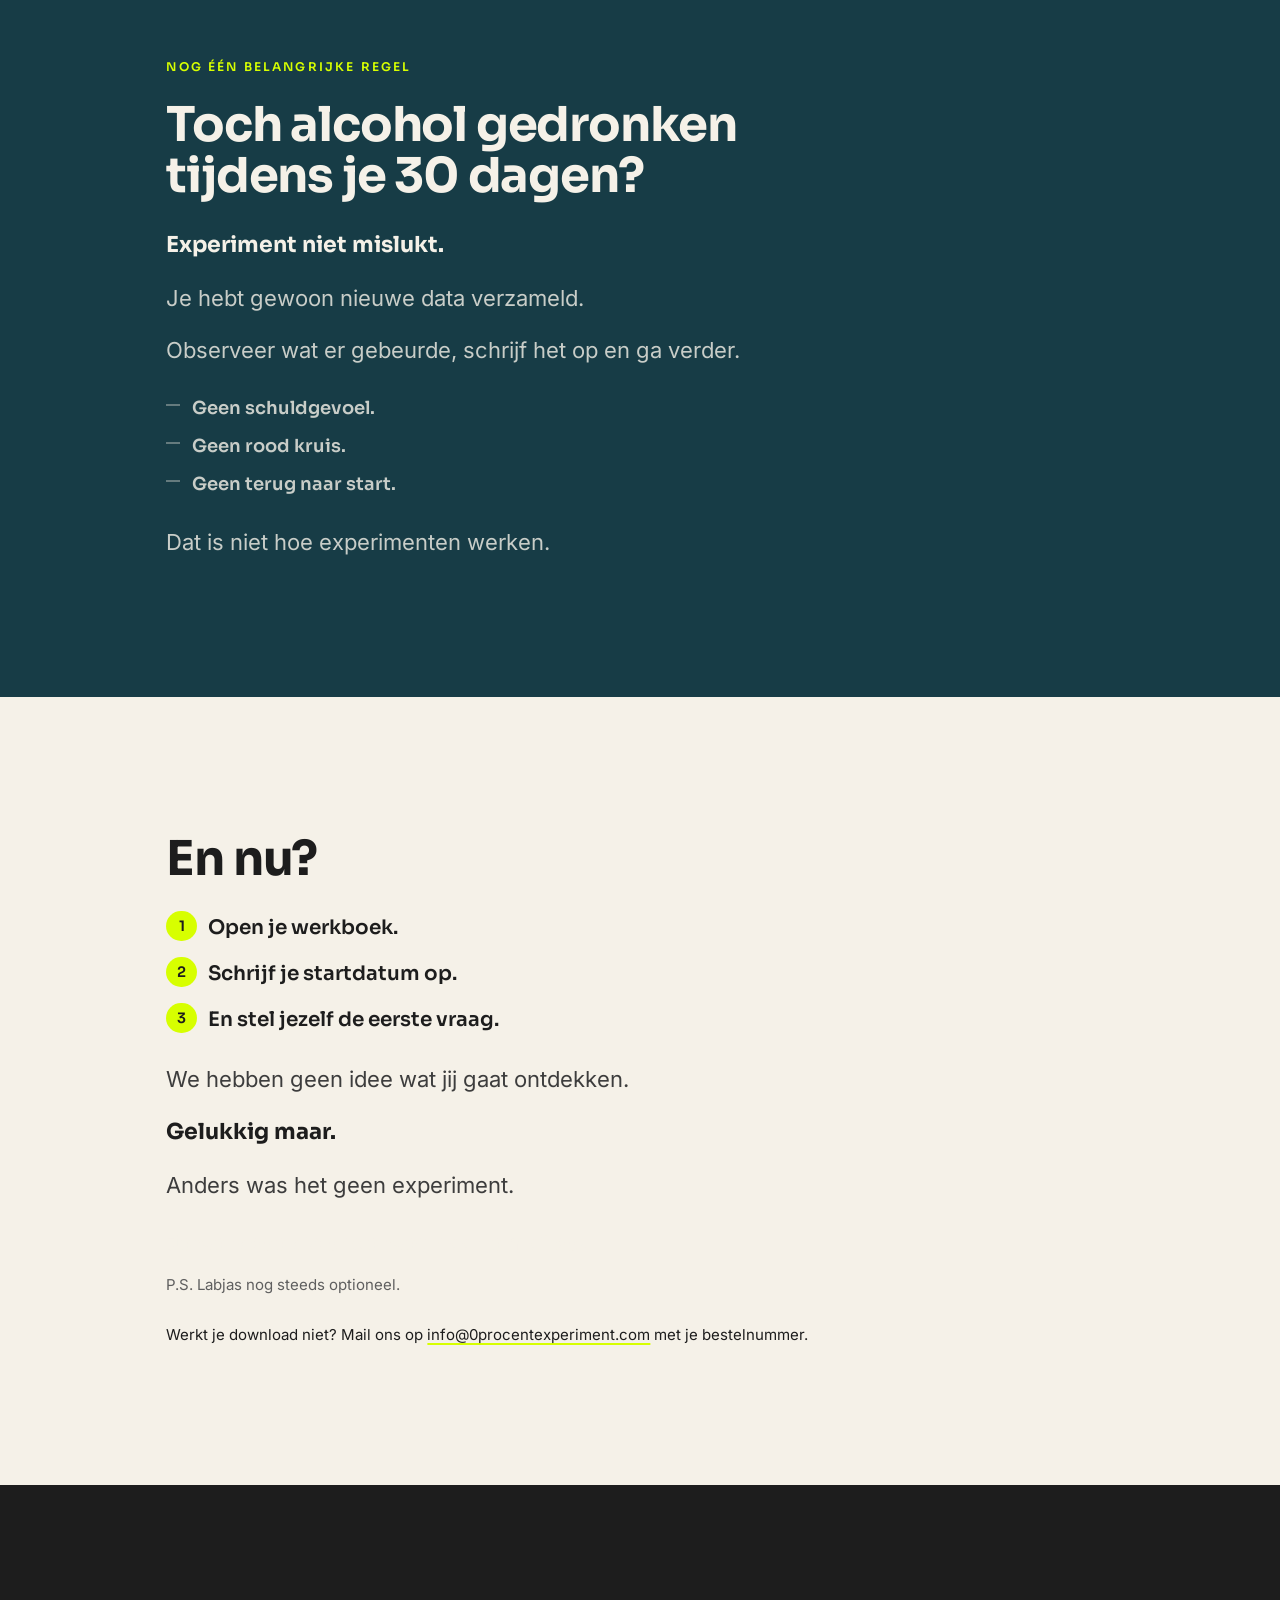
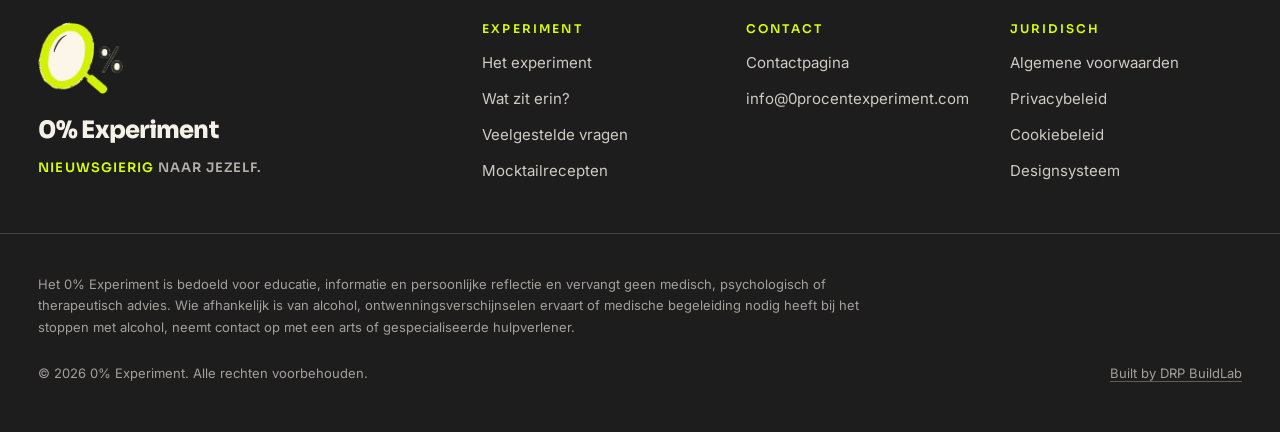
<file: bevestiging.html>
<!doctype html>
<html lang="nl-BE">
	<head>
		<meta charset="utf-8" />
		<meta name="viewport" content="width=device-width, initial-scale=1" />
		<meta name="theme-color" content="#f5f1e8" />

		<title>Je bent proefpersoon · 0% Experiment</title>
		<meta
			name="description"
			content="Je bestelling is gelukt. Download je digitale werkboek en kies zelf wanneer je dag 1 opent."
		/>
		<meta name="robots" content="noindex,nofollow" />
		<link rel="canonical" href="https://0procentexperiment.com/bevestiging.html" />

		<link rel="icon" href="favicon.png" />
		<link rel="apple-touch-icon" href="apple-touch-icon.png" />
		<link rel="preload" href="assets/fonts/sora-latin-wght-normal.woff2" as="font" type="font/woff2" crossorigin />
		<link rel="preload" href="assets/fonts/inter-latin-wght-normal.woff2" as="font" type="font/woff2" crossorigin />
		<link rel="stylesheet" href="assets/css/main.css" />
		<link rel="stylesheet" href="assets/css/page-bevestiging.css" />

		<script src="assets/js/config.js" defer></script>
		<script src="assets/js/shared.js" defer></script>
		<script src="assets/js/bevestiging.js" defer></script>
	</head>

	<body>
		<a href="#hoofdinhoud" class="c-skip">Naar de inhoud</a>

		<!-- prerender:header · gebakken door tools/prerender.py, niet met de hand aanpassen -->
		<header class="header">
			<div class="o-container header__inner"><a href="index.html" class="header__logo" aria-label="0% Experiment · naar de homepage"><img src="assets/img/brand/logo-mark.png" width="45" height="38" style="height: 38px; width: auto;" alt="0% Experiment · nieuwsgierig naar jezelf" decoding="async"><span class="header__wordmark" aria-hidden="true">0% Experiment<span class="header__payoff">Nieuwsgierig naar jezelf.</span></span></a>
				<nav class="header__nav" aria-label="Hoofdnavigatie"><a href="product.html" class="header__link">Het experiment</a><a href="mocktails.html" class="header__link">Mocktails</a><a href="contact.html" class="header__link">Contact</a><a href="product.html#start" class="c-btn c-btn--primary header__cta">Start het experiment</a>
				</nav><button class="header__toggle" type="button" aria-expanded="false" aria-controls="mobiel-menu"><span class="sr-only">Menu openen</span><span class="header__bars" aria-hidden="true"></span></button>
			</div>
			<div id="mobiel-menu" class="header__mobile" hidden="">
				<div class="o-container header__mobile-inner"><a href="product.html" class="header__mobile-link">Het experiment</a><a href="mocktails.html" class="header__mobile-link">Mocktails</a><a href="contact.html" class="header__mobile-link">Contact</a><a href="product.html#start" class="c-btn c-btn--primary c-btn--block">Start het experiment</a>
				</div>
			</div>
		</header>
		<!-- /prerender:header -->

		<main id="hoofdinhoud">
			<!-- ─── BEVESTIGING ────────────────────────────────────────────── -->
			<section class="o-section u-surface-creme">
				<div class="o-container o-container--content">
					<div class="stack u-enter">
						<p class="t-eyebrow">Bestelbevestiging</p>
						<h1 class="t-h1">Oké. Jij bent officieel <span class="u-mark">proefpersoon</span>.</h1>

						<div class="t-cadence body">
							<p class="body__strong">Je bestelling is gelukt.</p>
							<p>En vanaf nu wordt het interessant.</p>
							<p>
								Je hebt het 0% Experiment aangekocht: 30 dagen waarin we één variabele uit je
								leven halen en kijken wat er gebeurt.
							</p>
						</div>

						<div class="no-list u-enter-group">
							<p>Geen challenge die je moet winnen.</p>
							<p>Geen perfecte versie van jezelf die je moet worden.</p>
							<p>Geen beslissing over de rest van je leven.</p>
						</div>

						<p class="c-statement pull">Gewoon jij. 30 dagen. En heel veel nieuwsgierigheid.</p>
					</div>
				</div>
			</section>

			<!-- ─── PRAKTISCH ──────────────────────────────────────────────── -->
			<section class="o-section u-surface-ink">
				<div class="o-container o-container--content">
					<div class="stack">
						<h2 class="t-h2">Eerst even praktisch</h2>
						<p class="body">Je digitale werkboek staat voor je klaar.</p>

						<div class="download">
							<div data-download="Download mijn werkboek"></div>
							<p class="download__note">
								Bewaar het bestand op je computer, tablet of telefoon zodat je er tijdens je
								experiment gemakkelijk bij kunt.
							</p>
						</div>

						<p class="body invoice">
							Je aankoopbevestiging en factuur vind je in je mailbox. Stripe stuurt ze
							onmiddellijk na de betaling.
						</p>

						<p class="order-ref" data-order-ref-wrap hidden>
							Bestelnummer: <code data-order-ref></code>
						</p>

						<!-- Mock checkout only: a preview of the invoice Stripe will mail.
						     The real one cannot be shown here, a static page cannot look an
						     order up. Filled in by bevestiging.js. -->
						<div data-invoice hidden></div>
					</div>
				</div>
			</section>

			<!-- ─── WANNEER BEGIN JE ───────────────────────────────────────── -->
			<section class="o-section u-surface-creme">
				<div class="o-container o-container--content">
					<div class="stack">
						<h2 class="t-h2">En wanneer begin je?</h2>
						<div class="t-cadence body">
							<p class="body__strong">Dat bepaal je helemaal zelf.</p>
							<p>Kies een dag waarop je wilt starten en open dan pas Dag 1.</p>
							<p>Probeer niet meteen vooruit te lezen.</p>
							<p>
								Dit experiment werkt het best wanneer je ontdekt wat er gebeurt terwijl het
								gebeurt.
							</p>
						</div>
						<p class="c-statement pull">Eén dag. Eén vraag. Eén observatie tegelijk.</p>
					</div>
				</div>
			</section>

			<!-- ─── DE FOTO ────────────────────────────────────────────────── -->
			<section class="o-section u-surface-raised">
				<div class="o-container o-container--content">
					<div class="stack">
						<p class="t-eyebrow">Eén kleine opdracht</p>
						<h2 class="t-h2">Maak een foto van jezelf.</h2>
						<div class="t-cadence body">
							<p class="body__strong">Vandaag.</p>
						</div>
						<div class="no-list">
							<p>Geen perfecte belichting.</p>
							<p>Geen voorbereiding.</p>
							<p>Geen "wacht, ik zie er niet uit".</p>
						</div>
						<div class="t-cadence body">
							<p class="body__strong">Gewoon jij.</p>
							<p>Bewaar ze.</p>
							<p>Op dag 30 doen we hetzelfde nog een keer.</p>
						</div>
					</div>
				</div>
			</section>

			<!-- ─── DE REGEL ───────────────────────────────────────────────── -->
			<section class="o-section u-surface-petrol">
				<div class="o-container o-container--content">
					<div class="stack">
						<p class="t-eyebrow">Nog één belangrijke regel</p>
						<h2 class="t-h2">Toch alcohol gedronken tijdens je 30 dagen?</h2>
						<div class="t-cadence body">
							<p class="body__strong">Experiment niet mislukt.</p>
							<p>Je hebt gewoon nieuwe data verzameld.</p>
							<p>Observeer wat er gebeurde, schrijf het op en ga verder.</p>
						</div>
						<div class="no-list no-list--invert">
							<p>Geen schuldgevoel.</p>
							<p>Geen rood kruis.</p>
							<p>Geen terug naar start.</p>
						</div>
						<p class="body">Dat is niet hoe experimenten werken.</p>
					</div>
				</div>
			</section>

			<!-- ─── EN NU ──────────────────────────────────────────────────── -->
			<section class="o-section u-surface-creme">
				<div class="o-container o-container--content">
					<div class="stack">
						<h2 class="t-h2">En nu?</h2>
						<ol class="steps">
							<li>Open je werkboek.</li>
							<li>Schrijf je startdatum op.</li>
							<li>En stel jezelf de eerste vraag.</li>
						</ol>
						<div class="t-cadence body">
							<p>We hebben geen idee wat jij gaat ontdekken.</p>
							<p class="body__strong">Gelukkig maar.</p>
							<p>Anders was het geen experiment.</p>
						</div>

						<div class="outro">
							<div data-download="Start mijn experiment"></div>
							<p class="outro__ps u-faint t-small">P.S. Labjas nog steeds optioneel.</p>
						</div>

						<p class="help t-small">
							Werkt je download niet? Mail ons op
							<a href="#" data-site="email">info@0procentexperiment.com</a> met je bestelnummer.
						</p>
					</div>
				</div>
			</section>
		</main>

		<!-- prerender:footer · gebakken door tools/prerender.py, niet met de hand aanpassen -->
		<footer class="footer u-surface-ink">
			<div class="o-container footer__inner">
				<div class="footer__brand"><img src="assets/img/brand/logo-mark.png" width="85" height="72" style="height: 72px; width: auto;" alt="0% Experiment · nieuwsgierig naar jezelf" loading="lazy" decoding="async">
					<p class="footer__wordmark u-font-display">0% Experiment</p>
					<p class="footer__tagline"><span class="u-accent">Nieuwsgierig</span> naar jezelf.</p>
				</div>
				<nav class="footer__cols" aria-label="Footernavigatie">
					<div>
						<p class="t-eyebrow footer__heading">Experiment</p><a href="product.html">Het experiment</a><a href="product.html#inhoud">Wat zit erin?</a><a href="product.html#faq">Veelgestelde vragen</a><a href="mocktails.html">Mocktailrecepten</a>
					</div>
					<div>
						<p class="t-eyebrow footer__heading">Contact</p><a href="contact.html">Contactpagina</a><a href="mailto:info@0procentexperiment.com">info@0procentexperiment.com</a>
					</div>
					<div>
						<p class="t-eyebrow footer__heading">Juridisch</p><a href="algemene-voorwaarden.html">Algemene voorwaarden</a><a href="privacybeleid.html">Privacybeleid</a><a href="cookiebeleid.html">Cookiebeleid</a><a href="styleguide.html">Designsysteem</a>
					</div>
				</nav>
			</div>
			<div class="o-container">
				<p class="footer__disclaimer">Het 0% Experiment is bedoeld voor educatie, informatie en persoonlijke reflectie en vervangt geen medisch, psychologisch of therapeutisch advies. Wie afhankelijk is van alcohol, ontwenningsverschijnselen ervaart of medische begeleiding nodig heeft bij het stoppen met alcohol, neemt contact op met een arts of gespecialiseerde hulpverlener.</p>
				<div class="footer__bottom">
					<p class="footer__legal">© <span class="footer__year">2026</span> 0% Experiment. Alle rechten voorbehouden.</p>
					<p class="footer__credit" lang="en"><a href="https://drpbuildlab.com" target="_blank" rel="noopener">Built by DRP BuildLab</a></p>
				</div>
			</div>
		</footer>
		<!-- /prerender:footer -->
	</body>
</html>
</file>
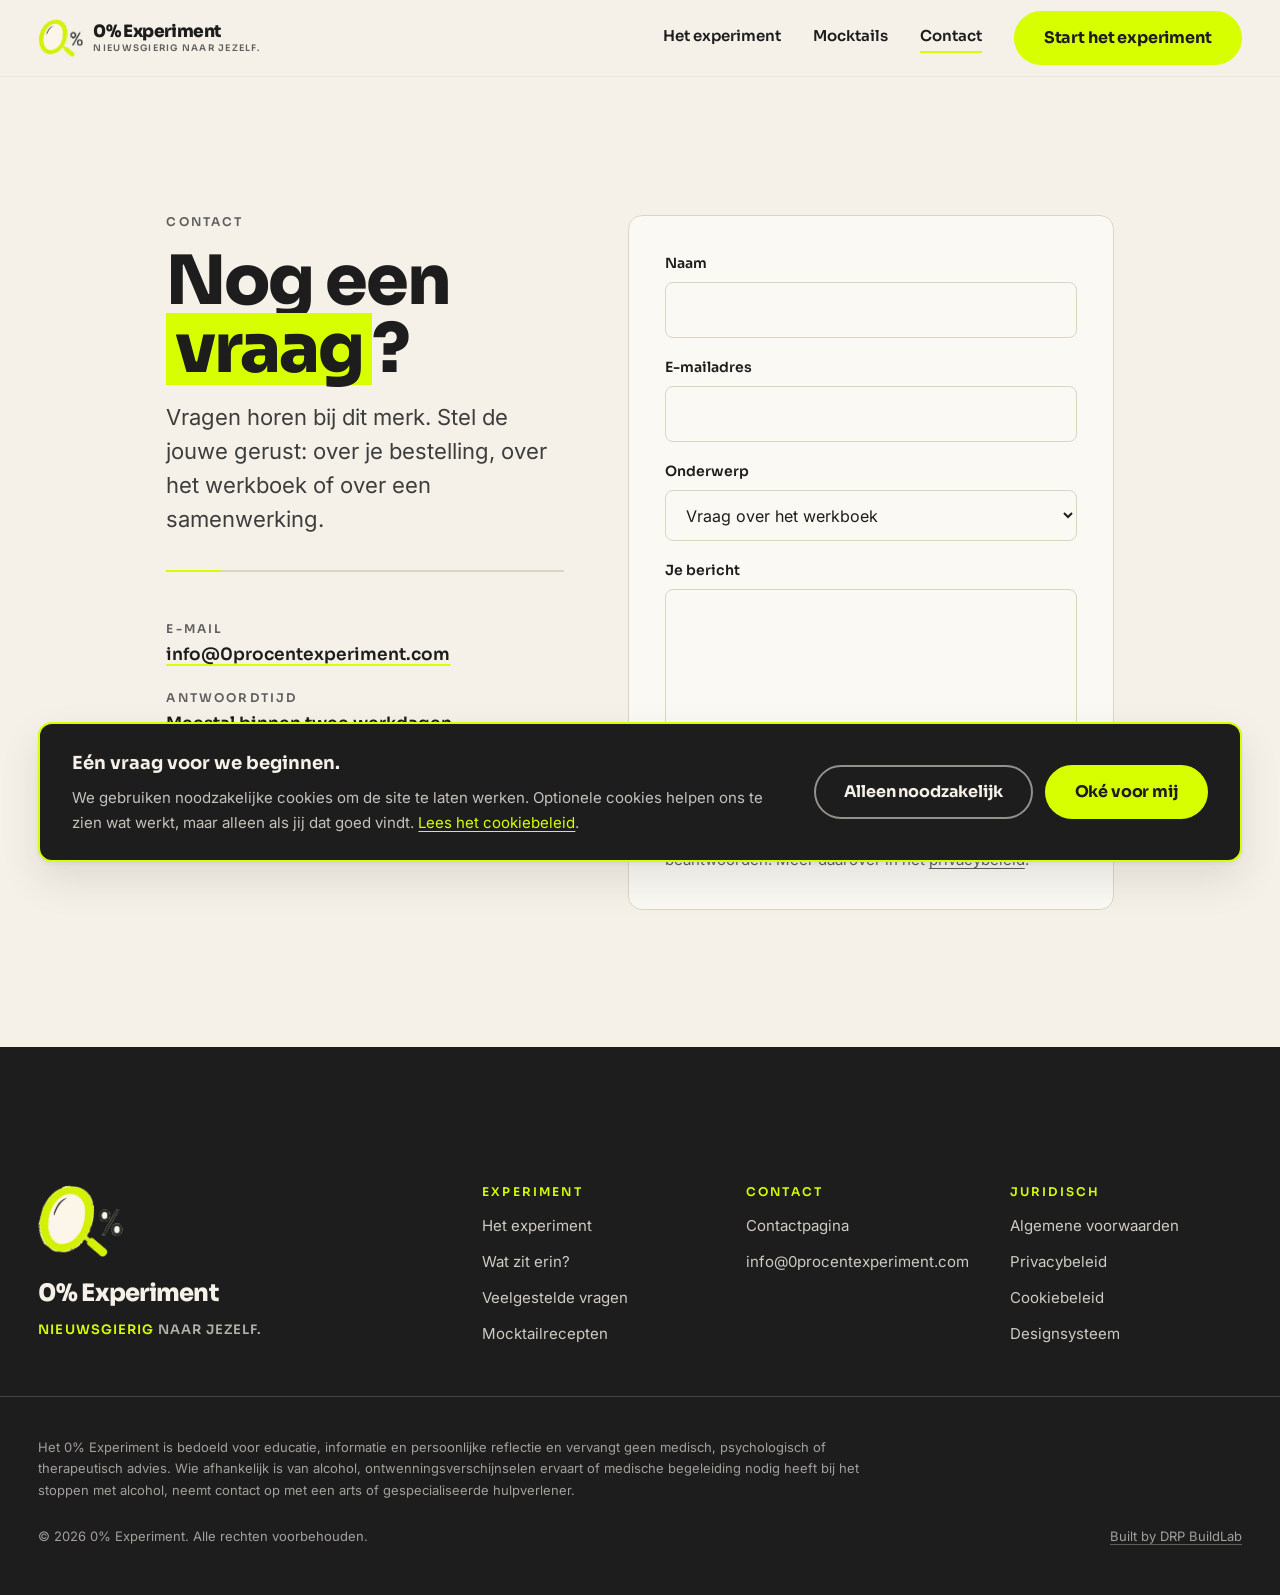
<file: contact.html>
<!doctype html>
<html lang="nl-BE">
	<head>
		<meta charset="utf-8" />
		<meta name="viewport" content="width=device-width, initial-scale=1" />
		<meta name="theme-color" content="#f5f1e8" />

		<title>Contact · 0% Experiment</title>
		<meta
			name="description"
			content="Een vraag over het 0% Experiment, je bestelling of een samenwerking? Stuur ons een bericht."
		/>
		<meta name="robots" content="index, follow, max-image-preview:large" />
		<link rel="canonical" href="https://0procentexperiment.com/contact.html" />

		<meta property="og:type" content="website" />
		<meta property="og:site_name" content="0% Experiment" />
		<meta property="og:title" content="Contact · 0% Experiment" />
		<meta
			property="og:description"
			content="Een vraag over het 0% Experiment, je bestelling of een samenwerking? Stuur ons een bericht."
		/>
		<meta property="og:url" content="https://0procentexperiment.com/contact.html" />
		<meta property="og:locale" content="nl_BE" />
		<meta property="og:image" content="https://0procentexperiment.com/assets/img/brand/og-image.png" />
		<meta property="og:image:width" content="1200" />
		<meta property="og:image:height" content="630" />
		<meta property="og:image:alt" content="0% Experiment: we halen één ding weg en kijken wat er overblijft. Digitaal werkboek, 30 dagen zonder alcohol." />
		<meta name="twitter:card" content="summary_large_image" />

		<link rel="icon" href="favicon.png" />
		<link rel="apple-touch-icon" href="apple-touch-icon.png" />
		<link rel="preload" href="assets/fonts/sora-latin-wght-normal.woff2" as="font" type="font/woff2" crossorigin />
		<link rel="preload" href="assets/fonts/inter-latin-wght-normal.woff2" as="font" type="font/woff2" crossorigin />
		<link rel="stylesheet" href="assets/css/main.css" />
		<link rel="stylesheet" href="assets/css/page-contact.css" />

		<script src="assets/js/config.js" defer></script>
		<script src="assets/js/shared.js" defer></script>
		<script src="assets/js/contact.js" defer></script>
		<!-- prerender:jsonld · gebakken door tools/prerender.py, niet met de hand aanpassen -->
		<script type="application/ld+json">
		{
			"@context": "https://schema.org",
			"@graph": [
				{
					"@type": "Organization",
					"@id": "https://0procentexperiment.com/#organisatie",
					"name": "0% Experiment",
					"legalName": "STB",
					"url": "https://0procentexperiment.com/",
					"slogan": "Nieuwsgierig naar jezelf.",
					"logo": {
						"@type": "ImageObject",
						"url": "https://0procentexperiment.com/assets/img/brand/icon-512.png",
						"width": 512,
						"height": 512
					},
					"image": "https://0procentexperiment.com/assets/img/brand/og-image.png",
					"email": "info@0procentexperiment.com",
					"vatID": "BE1015886641",
					"address": {
						"@type": "PostalAddress",
						"streetAddress": "Stationsstraat 40B1",
						"postalCode": "2570",
						"addressLocality": "Duffel",
						"addressCountry": "BE"
					},
					"contactPoint": {
						"@type": "ContactPoint",
						"contactType": "customer support",
						"email": "info@0procentexperiment.com",
						"url": "https://0procentexperiment.com/contact.html",
						"availableLanguage": "nl"
					}
				},
				{
					"@type": "WebSite",
					"@id": "https://0procentexperiment.com/#website",
					"url": "https://0procentexperiment.com/",
					"name": "0% Experiment",
					"description": "Nieuwsgierig naar jezelf.",
					"inLanguage": "nl-BE",
					"publisher": {
						"@id": "https://0procentexperiment.com/#organisatie"
					}
				},
				{
					"@type": "ContactPage",
					"@id": "https://0procentexperiment.com/contact.html#pagina",
					"url": "https://0procentexperiment.com/contact.html",
					"name": "Contact · 0% Experiment",
					"description": "Een vraag over het 0% Experiment, je bestelling of een samenwerking? Stuur ons een bericht.",
					"inLanguage": "nl-BE",
					"isPartOf": {
						"@id": "https://0procentexperiment.com/#website"
					},
					"primaryImageOfPage": {
						"@type": "ImageObject",
						"url": "https://0procentexperiment.com/assets/img/brand/og-image.png"
					},
					"breadcrumb": {
						"@type": "BreadcrumbList",
						"itemListElement": [
							{
								"@type": "ListItem",
								"position": 1,
								"name": "Home",
								"item": "https://0procentexperiment.com/"
							},
							{
								"@type": "ListItem",
								"position": 2,
								"name": "Contact",
								"item": "https://0procentexperiment.com/contact.html"
							}
						]
					}
				}
			]
		}
		</script>
		<!-- /prerender:jsonld -->
	</head>

	<body>
		<a href="#hoofdinhoud" class="c-skip">Naar de inhoud</a>

		<!-- prerender:header · gebakken door tools/prerender.py, niet met de hand aanpassen -->
		<header class="header">
			<div class="o-container header__inner"><a href="index.html" class="header__logo" aria-label="0% Experiment · naar de homepage"><img src="assets/img/brand/logo-mark.png" width="45" height="38" style="height: 38px; width: auto;" alt="0% Experiment · nieuwsgierig naar jezelf" decoding="async"><span class="header__wordmark" aria-hidden="true">0% Experiment<span class="header__payoff">Nieuwsgierig naar jezelf.</span></span></a>
				<nav class="header__nav" aria-label="Hoofdnavigatie"><a href="product.html" class="header__link">Het experiment</a><a href="mocktails.html" class="header__link">Mocktails</a><a href="contact.html" class="header__link is-active" aria-current="page">Contact</a><a href="product.html#start" class="c-btn c-btn--primary header__cta">Start het experiment</a>
				</nav><button class="header__toggle" type="button" aria-expanded="false" aria-controls="mobiel-menu"><span class="sr-only">Menu openen</span><span class="header__bars" aria-hidden="true"></span></button>
			</div>
			<div id="mobiel-menu" class="header__mobile" hidden="">
				<div class="o-container header__mobile-inner"><a href="product.html" class="header__mobile-link">Het experiment</a><a href="mocktails.html" class="header__mobile-link">Mocktails</a><a href="contact.html" class="header__mobile-link">Contact</a><a href="product.html#start" class="c-btn c-btn--primary c-btn--block">Start het experiment</a>
				</div>
			</div>
		</header>
		<!-- /prerender:header -->

		<main id="hoofdinhoud">
			<section class="o-section u-surface-creme">
				<div class="o-container o-container--content">
					<div class="contact">
						<div class="contact__copy u-enter">
							<p class="t-eyebrow">Contact</p>
							<h1 class="t-h1">Nog een <span class="u-mark">vraag</span>?</h1>
							<p class="t-lead">
								Vragen horen bij dit merk. Stel de jouwe gerust: over je bestelling, over het
								werkboek of over een samenwerking.
							</p>

							<hr class="u-rule contact__rule" />

							<dl class="contact__details">
								<dt class="t-eyebrow">E-mail</dt>
								<dd><a href="#" data-site="email">info@0procentexperiment.com</a></dd>

								<dt class="t-eyebrow">Antwoordtijd</dt>
								<dd>Meestal binnen twee werkdagen.</dd>

								<dt class="t-eyebrow">Hulp nodig bij stoppen?</dt>
								<dd class="contact__care">
									Wij zijn geen hulpverlening. Heb je medische begeleiding nodig, neem dan
									contact op met je arts of een gespecialiseerde hulpverlener.
								</dd>
							</dl>
						</div>

						<div class="contact__form-wrap">
							<div class="sent" role="status" data-contact-sent hidden>
								<p class="t-h3">Bericht verstuurd.</p>
								<p class="t-small u-muted">
									Bedankt voor je vraag. We komen erop terug, meestal binnen twee werkdagen.
								</p>
							</div>

							<!--
								Netlify Forms: Netlify finds this form at deploy time (name +
								data-netlify), stores every message under Forms → contact and
								e-mails it to the address set in Form notifications. The two
								hidden fields tell Netlify which form it is and give the
								notification mail its subject line (contact.js fills in the topic).
								Without JavaScript the form still posts, and Netlify shows its
								own thank-you page. Set-up: docs/03-contact-form.md.
							-->
							<form
								class="form"
								name="contact"
								method="POST"
								data-netlify="true"
								netlify-honeypot="website"
								data-contact
								novalidate
							>
								<input type="hidden" name="form-name" value="contact" />
								<input type="hidden" name="subject" value="0% Experiment · nieuw bericht via de site" />

								<p class="form__notice" data-contact-notice hidden>
									Dit formulier is nog niet aangesloten op een verzenddienst. Mail ons zolang
									rechtstreeks via <a href="#" data-site="email">info@0procentexperiment.com</a>.
								</p>

								<div class="c-field">
									<label class="c-label" for="naam">Naam</label>
									<input class="c-input" id="naam" name="naam" required autocomplete="name" />
								</div>

								<div class="c-field">
									<label class="c-label" for="email">E-mailadres</label>
									<input
										class="c-input"
										id="email"
										name="email"
										type="email"
										required
										autocomplete="email"
									/>
								</div>

								<div class="c-field">
									<label class="c-label" for="onderwerp">Onderwerp</label>
									<select class="c-select" id="onderwerp" name="onderwerp">
										<option>Vraag over het werkboek</option>
										<option>Vraag over mijn bestelling</option>
										<option>Samenwerking of adverteren</option>
										<option>Iets anders</option>
									</select>
								</div>

								<div class="c-field">
									<label class="c-label" for="bericht">Je bericht</label>
									<textarea class="c-textarea" id="bericht" name="bericht" required></textarea>
								</div>

								<!-- Honeypot: bots fill it, humans never see it. -->
								<div class="honey" aria-hidden="true">
									<label for="website">Laat dit veld leeg</label>
									<input id="website" name="website" tabindex="-1" autocomplete="off" />
								</div>

								<p class="form__error" role="alert" hidden></p>

								<button type="submit" class="c-btn c-btn--primary">Verstuur mijn bericht</button>

								<p class="c-help">
									We gebruiken je gegevens alleen om je vraag te beantwoorden. Meer daarover in
									het <a href="privacybeleid.html">privacybeleid</a>.
								</p>
							</form>
						</div>
					</div>
				</div>
			</section>
		</main>

		<!-- prerender:footer · gebakken door tools/prerender.py, niet met de hand aanpassen -->
		<footer class="footer u-surface-ink">
			<div class="o-container footer__inner">
				<div class="footer__brand"><img src="assets/img/brand/logo-mark.png" width="85" height="72" style="height: 72px; width: auto;" alt="0% Experiment · nieuwsgierig naar jezelf" loading="lazy" decoding="async">
					<p class="footer__wordmark u-font-display">0% Experiment</p>
					<p class="footer__tagline"><span class="u-accent">Nieuwsgierig</span> naar jezelf.</p>
				</div>
				<nav class="footer__cols" aria-label="Footernavigatie">
					<div>
						<p class="t-eyebrow footer__heading">Experiment</p><a href="product.html">Het experiment</a><a href="product.html#inhoud">Wat zit erin?</a><a href="product.html#faq">Veelgestelde vragen</a><a href="mocktails.html">Mocktailrecepten</a>
					</div>
					<div>
						<p class="t-eyebrow footer__heading">Contact</p><a href="contact.html">Contactpagina</a><a href="mailto:info@0procentexperiment.com">info@0procentexperiment.com</a>
					</div>
					<div>
						<p class="t-eyebrow footer__heading">Juridisch</p><a href="algemene-voorwaarden.html">Algemene voorwaarden</a><a href="privacybeleid.html">Privacybeleid</a><a href="cookiebeleid.html">Cookiebeleid</a><a href="styleguide.html">Designsysteem</a>
					</div>
				</nav>
			</div>
			<div class="o-container">
				<p class="footer__disclaimer">Het 0% Experiment is bedoeld voor educatie, informatie en persoonlijke reflectie en vervangt geen medisch, psychologisch of therapeutisch advies. Wie afhankelijk is van alcohol, ontwenningsverschijnselen ervaart of medische begeleiding nodig heeft bij het stoppen met alcohol, neemt contact op met een arts of gespecialiseerde hulpverlener.</p>
				<div class="footer__bottom">
					<p class="footer__legal">© <span class="footer__year">2026</span> 0% Experiment. Alle rechten voorbehouden.</p>
					<p class="footer__credit" lang="en"><a href="https://drpbuildlab.com" target="_blank" rel="noopener">Built by DRP BuildLab</a></p>
				</div>
			</div>
		</footer>
		<!-- /prerender:footer -->
	</body>
</html>
</file>
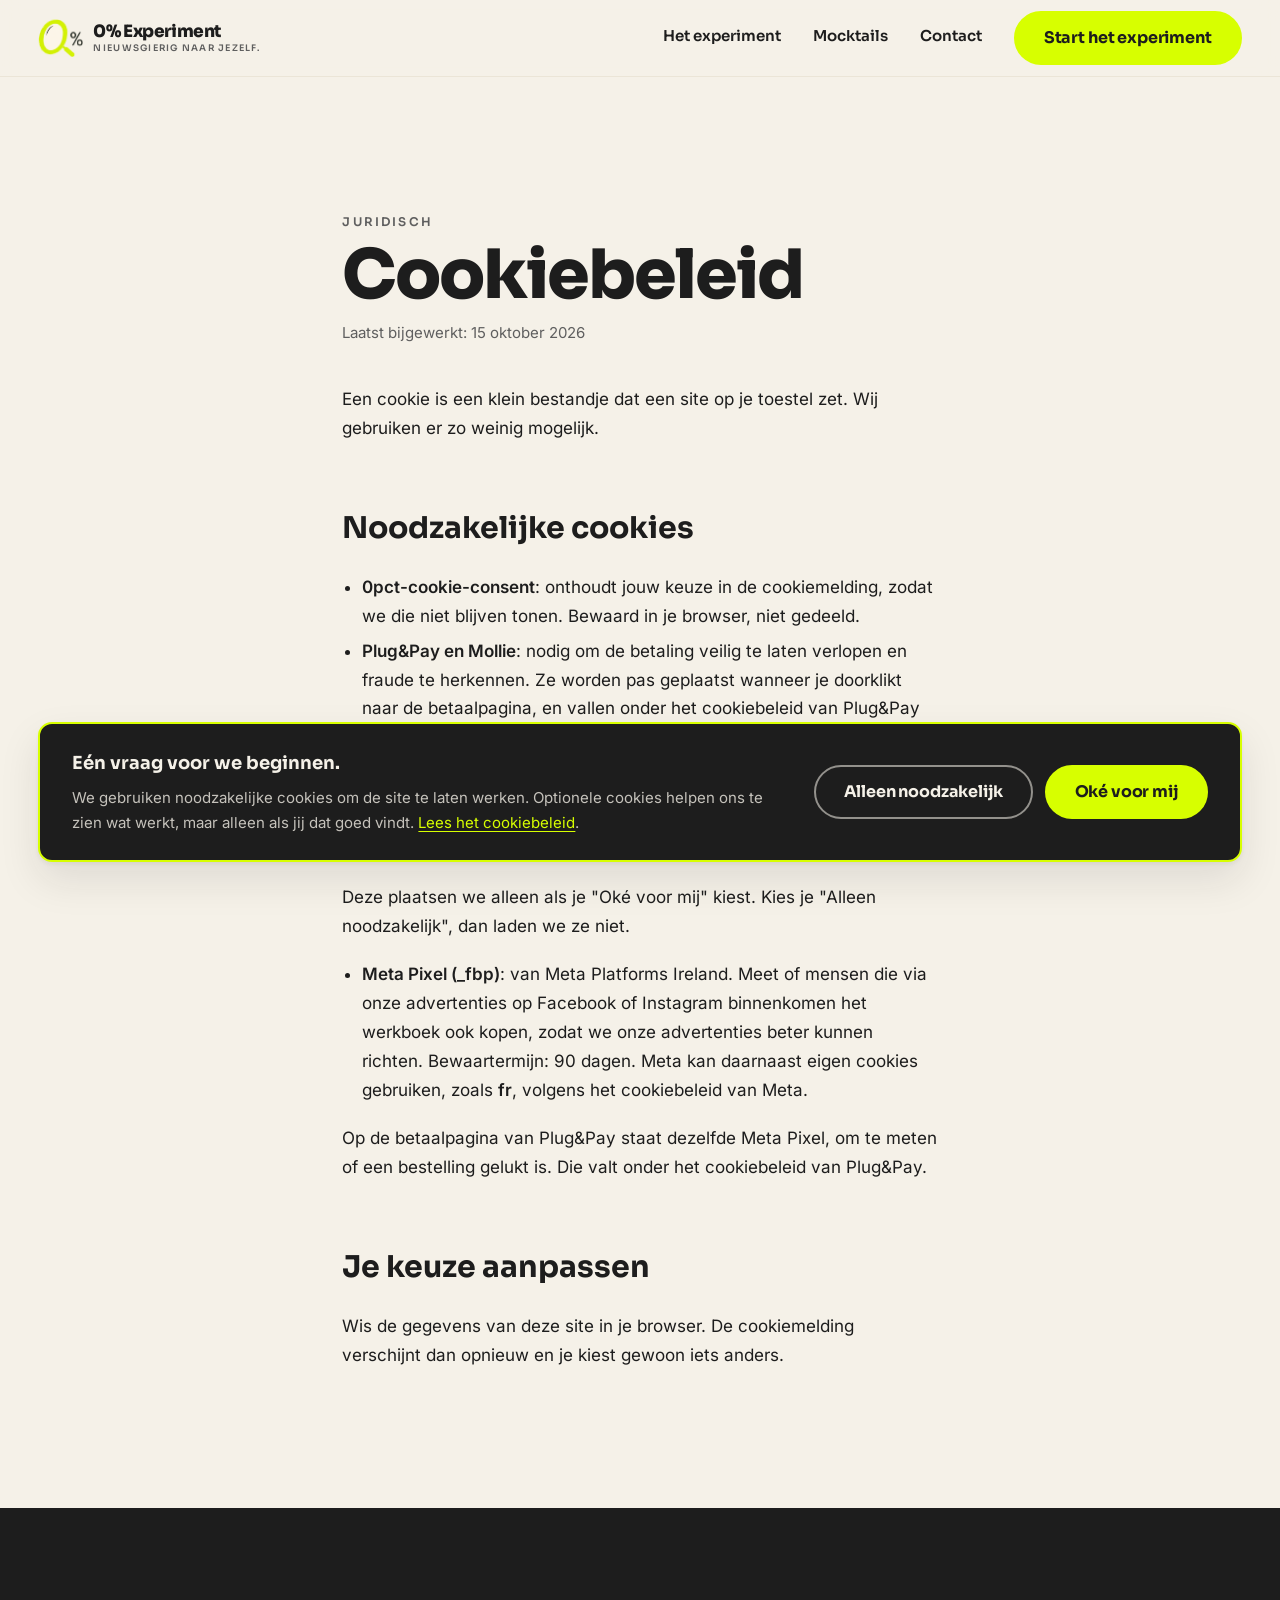
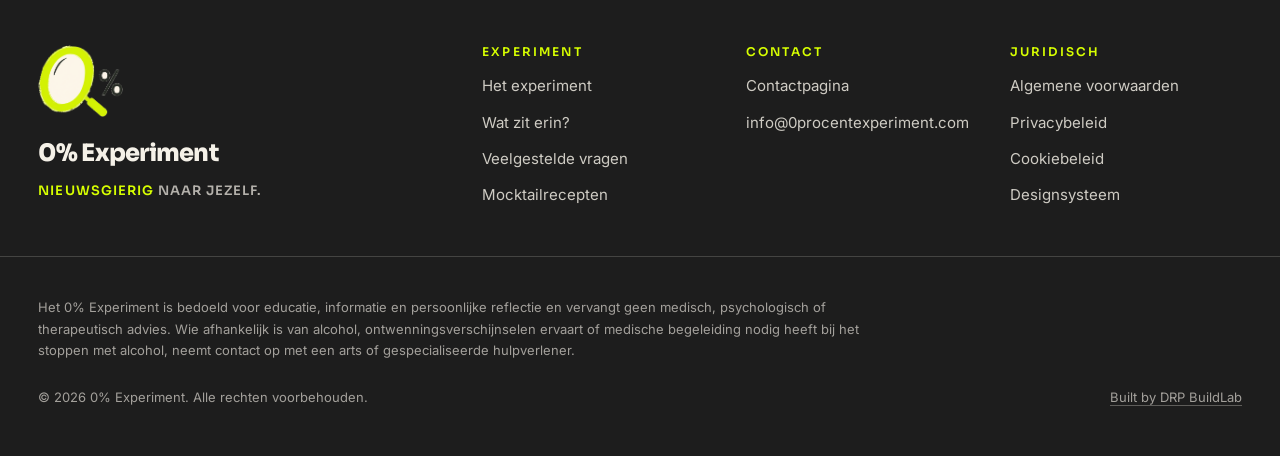
<file: cookiebeleid.html>
<!doctype html>
<html lang="nl-BE">
	<head>
		<meta charset="utf-8" />
		<meta name="viewport" content="width=device-width, initial-scale=1" />
		<meta name="theme-color" content="#f5f1e8" />

		<title>Cookiebeleid · 0% Experiment</title>
		<meta
			name="description"
			content="Welke cookies 0% Experiment gebruikt en hoe je je keuze aanpast."
		/>
		<meta name="robots" content="index, follow, max-image-preview:large" />
		<link rel="canonical" href="https://0procentexperiment.com/cookiebeleid.html" />

		<meta property="og:type" content="website" />
		<meta property="og:site_name" content="0% Experiment" />
		<meta property="og:title" content="Cookiebeleid · 0% Experiment" />
		<meta
			property="og:description"
			content="Welke cookies 0% Experiment gebruikt en hoe je je keuze aanpast."
		/>
		<meta property="og:url" content="https://0procentexperiment.com/cookiebeleid.html" />
		<meta property="og:locale" content="nl_BE" />
		<meta property="og:image" content="https://0procentexperiment.com/assets/img/brand/og-image.png" />
		<meta property="og:image:width" content="1200" />
		<meta property="og:image:height" content="630" />
		<meta property="og:image:alt" content="0% Experiment: we halen één ding weg en kijken wat er overblijft. Digitaal werkboek, 30 dagen zonder alcohol." />
		<meta name="twitter:card" content="summary_large_image" />

		<link rel="icon" href="favicon.png" />
		<link rel="apple-touch-icon" href="apple-touch-icon.png" />
		<link rel="preload" href="assets/fonts/sora-latin-wght-normal.woff2" as="font" type="font/woff2" crossorigin />
		<link rel="preload" href="assets/fonts/inter-latin-wght-normal.woff2" as="font" type="font/woff2" crossorigin />
		<link rel="stylesheet" href="assets/css/main.css" />

		<script src="assets/js/config.js" defer></script>
		<script src="assets/js/shared.js" defer></script>
		<!-- prerender:jsonld · gebakken door tools/prerender.py, niet met de hand aanpassen -->
		<script type="application/ld+json">
		{
			"@context": "https://schema.org",
			"@graph": [
				{
					"@type": "Organization",
					"@id": "https://0procentexperiment.com/#organisatie",
					"name": "0% Experiment",
					"legalName": "STB",
					"url": "https://0procentexperiment.com/",
					"slogan": "Nieuwsgierig naar jezelf.",
					"logo": {
						"@type": "ImageObject",
						"url": "https://0procentexperiment.com/assets/img/brand/icon-512.png",
						"width": 512,
						"height": 512
					},
					"image": "https://0procentexperiment.com/assets/img/brand/og-image.png",
					"email": "info@0procentexperiment.com",
					"vatID": "BE1015886641",
					"address": {
						"@type": "PostalAddress",
						"streetAddress": "Stationsstraat 40B1",
						"postalCode": "2570",
						"addressLocality": "Duffel",
						"addressCountry": "BE"
					},
					"contactPoint": {
						"@type": "ContactPoint",
						"contactType": "customer support",
						"email": "info@0procentexperiment.com",
						"url": "https://0procentexperiment.com/contact.html",
						"availableLanguage": "nl"
					}
				},
				{
					"@type": "WebSite",
					"@id": "https://0procentexperiment.com/#website",
					"url": "https://0procentexperiment.com/",
					"name": "0% Experiment",
					"description": "Nieuwsgierig naar jezelf.",
					"inLanguage": "nl-BE",
					"publisher": {
						"@id": "https://0procentexperiment.com/#organisatie"
					}
				},
				{
					"@type": "WebPage",
					"@id": "https://0procentexperiment.com/cookiebeleid.html#pagina",
					"url": "https://0procentexperiment.com/cookiebeleid.html",
					"name": "Cookiebeleid · 0% Experiment",
					"description": "Welke cookies 0% Experiment gebruikt en hoe je je keuze aanpast.",
					"inLanguage": "nl-BE",
					"isPartOf": {
						"@id": "https://0procentexperiment.com/#website"
					},
					"primaryImageOfPage": {
						"@type": "ImageObject",
						"url": "https://0procentexperiment.com/assets/img/brand/og-image.png"
					},
					"breadcrumb": {
						"@type": "BreadcrumbList",
						"itemListElement": [
							{
								"@type": "ListItem",
								"position": 1,
								"name": "Home",
								"item": "https://0procentexperiment.com/"
							},
							{
								"@type": "ListItem",
								"position": 2,
								"name": "Cookiebeleid",
								"item": "https://0procentexperiment.com/cookiebeleid.html"
							}
						]
					}
				}
			]
		}
		</script>
		<!-- /prerender:jsonld -->
	</head>

	<body>
		<a href="#hoofdinhoud" class="c-skip">Naar de inhoud</a>

		<!-- prerender:header · gebakken door tools/prerender.py, niet met de hand aanpassen -->
		<header class="header">
			<div class="o-container header__inner"><a href="index.html" class="header__logo" aria-label="0% Experiment · naar de homepage"><img src="assets/img/brand/logo-mark.png" width="45" height="38" style="height: 38px; width: auto;" alt="0% Experiment · nieuwsgierig naar jezelf" decoding="async"><span class="header__wordmark" aria-hidden="true">0% Experiment<span class="header__payoff">Nieuwsgierig naar jezelf.</span></span></a>
				<nav class="header__nav" aria-label="Hoofdnavigatie"><a href="product.html" class="header__link">Het experiment</a><a href="mocktails.html" class="header__link">Mocktails</a><a href="contact.html" class="header__link">Contact</a><a href="product.html#start" class="c-btn c-btn--primary header__cta">Start het experiment</a>
				</nav><button class="header__toggle" type="button" aria-expanded="false" aria-controls="mobiel-menu"><span class="sr-only">Menu openen</span><span class="header__bars" aria-hidden="true"></span></button>
			</div>
			<div id="mobiel-menu" class="header__mobile" hidden="">
				<div class="o-container header__mobile-inner"><a href="product.html" class="header__mobile-link">Het experiment</a><a href="mocktails.html" class="header__mobile-link">Mocktails</a><a href="contact.html" class="header__mobile-link">Contact</a><a href="product.html#start" class="c-btn c-btn--primary c-btn--block">Start het experiment</a>
				</div>
			</div>
		</header>
		<!-- /prerender:header -->

		<main id="hoofdinhoud">
			<section class="o-section u-surface-creme">
				<div class="o-container o-container--reading">
					<article class="legal u-enter">
						<p class="t-eyebrow">Juridisch</p>
						<h1 class="t-h1 legal__title">Cookiebeleid</h1>
						<p class="legal__meta t-small u-faint">Laatst bijgewerkt: 15 oktober 2026</p>

						<div class="legal__body t-prose">
							<p>
								Een cookie is een klein bestandje dat een site op je toestel zet. Wij gebruiken
								er zo weinig mogelijk.
							</p>

							<h2>Noodzakelijke cookies</h2>
							<ul>
								<li>
									<strong>0pct-cookie-consent</strong>: onthoudt jouw keuze in de cookiemelding,
									zodat we die niet blijven tonen. Bewaard in je browser, niet gedeeld.
								</li>
								<li>
									<strong>Plug&amp;Pay en Mollie</strong>: nodig om de betaling veilig te laten
									verlopen en fraude te herkennen. Ze worden pas geplaatst wanneer je doorklikt
									naar de betaalpagina, en vallen onder het cookiebeleid van Plug&amp;Pay en
									Mollie.
								</li>
							</ul>

							<h2>Optionele cookies</h2>
							<p>
								Deze plaatsen we alleen als je "Oké voor mij" kiest. Kies je "Alleen noodzakelijk",
								dan laden we ze niet.
							</p>
							<ul>
								<li>
									<strong>Meta Pixel (_fbp)</strong>: van Meta Platforms Ireland. Meet of mensen
									die via onze advertenties op Facebook of Instagram binnenkomen het werkboek ook
									kopen, zodat we onze advertenties beter kunnen richten. Bewaartermijn: 90 dagen.
									Meta kan daarnaast eigen cookies gebruiken, zoals <strong>fr</strong>, volgens het
									cookiebeleid van Meta.
								</li>
							</ul>
							<p>
								Op de betaalpagina van Plug&amp;Pay staat dezelfde Meta Pixel, om te meten of een
								bestelling gelukt is. Die valt onder het cookiebeleid van Plug&amp;Pay.
							</p>

							<h2>Je keuze aanpassen</h2>
							<p>
								Wis de gegevens van deze site in je browser. De cookiemelding verschijnt dan
								opnieuw en je kiest gewoon iets anders.
							</p>
						</div>
					</article>
				</div>
			</section>
		</main>

		<!-- prerender:footer · gebakken door tools/prerender.py, niet met de hand aanpassen -->
		<footer class="footer u-surface-ink">
			<div class="o-container footer__inner">
				<div class="footer__brand"><img src="assets/img/brand/logo-mark.png" width="85" height="72" style="height: 72px; width: auto;" alt="0% Experiment · nieuwsgierig naar jezelf" loading="lazy" decoding="async">
					<p class="footer__wordmark u-font-display">0% Experiment</p>
					<p class="footer__tagline"><span class="u-accent">Nieuwsgierig</span> naar jezelf.</p>
				</div>
				<nav class="footer__cols" aria-label="Footernavigatie">
					<div>
						<p class="t-eyebrow footer__heading">Experiment</p><a href="product.html">Het experiment</a><a href="product.html#inhoud">Wat zit erin?</a><a href="product.html#faq">Veelgestelde vragen</a><a href="mocktails.html">Mocktailrecepten</a>
					</div>
					<div>
						<p class="t-eyebrow footer__heading">Contact</p><a href="contact.html">Contactpagina</a><a href="mailto:info@0procentexperiment.com">info@0procentexperiment.com</a>
					</div>
					<div>
						<p class="t-eyebrow footer__heading">Juridisch</p><a href="algemene-voorwaarden.html">Algemene voorwaarden</a><a href="privacybeleid.html">Privacybeleid</a><a href="cookiebeleid.html">Cookiebeleid</a><a href="styleguide.html">Designsysteem</a>
					</div>
				</nav>
			</div>
			<div class="o-container">
				<p class="footer__disclaimer">Het 0% Experiment is bedoeld voor educatie, informatie en persoonlijke reflectie en vervangt geen medisch, psychologisch of therapeutisch advies. Wie afhankelijk is van alcohol, ontwenningsverschijnselen ervaart of medische begeleiding nodig heeft bij het stoppen met alcohol, neemt contact op met een arts of gespecialiseerde hulpverlener.</p>
				<div class="footer__bottom">
					<p class="footer__legal">© <span class="footer__year">2026</span> 0% Experiment. Alle rechten voorbehouden.</p>
					<p class="footer__credit" lang="en"><a href="https://drpbuildlab.com" target="_blank" rel="noopener">Built by DRP BuildLab</a></p>
				</div>
			</div>
		</footer>
		<!-- /prerender:footer -->
	</body>
</html>
</file>
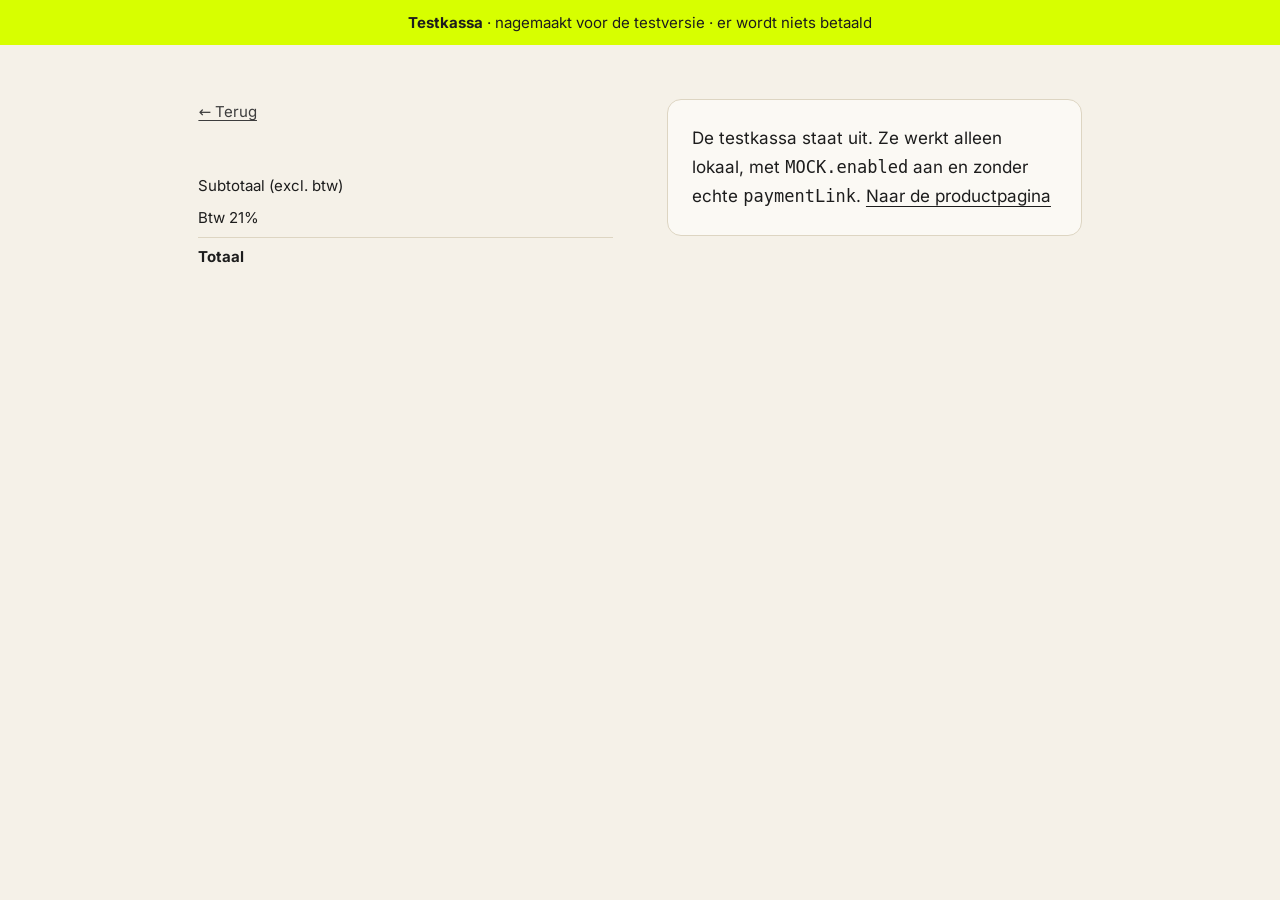
<file: mock-checkout.html>
<!doctype html>
<html lang="nl-BE">
	<head>
		<meta charset="utf-8" />
		<meta name="viewport" content="width=device-width, initial-scale=1" />
		<meta name="theme-color" content="#f5f1e8" />

		<title>Testkassa · 0% Experiment</title>
		<meta name="robots" content="noindex,nofollow" />

		<link rel="icon" href="favicon.png" />
		<link rel="preload" href="assets/fonts/sora-latin-wght-normal.woff2" as="font" type="font/woff2" crossorigin />
		<link rel="preload" href="assets/fonts/inter-latin-wght-normal.woff2" as="font" type="font/woff2" crossorigin />
		<link rel="stylesheet" href="assets/css/main.css" />
		<link rel="stylesheet" href="assets/css/page-mock-checkout.css" />

		<script src="assets/js/config.js" defer></script>
		<script src="assets/js/mock-checkout.js" defer></script>
	</head>

	<!-- ─── TESTKASSA ────────────────────────────────────────────────────
	     Stands in for Stripe's hosted checkout while there is no Payment
	     Link, so the purchase flow can be tested end to end. Runs only on the
	     hosts in MOCK.hosts (assets/js/config.js): local and the Netlify preview.
	     No header or footer on purpose: the real checkout is off-site too. -->
	<body class="testkassa">
		<p class="testkassa__banner" role="note">
			<strong>Testkassa</strong> · nagemaakt voor de testversie · er wordt niets betaald
		</p>

		<main class="testkassa__grid" id="hoofdinhoud">
			<section class="testkassa__summary">
				<a class="testkassa__back" href="product.html#koop">← Terug</a>
				<p class="t-eyebrow" data-mock="name"></p>
				<p class="testkassa__total" data-mock="total"></p>
				<dl class="testkassa__lines">
					<div><dt>Subtotaal (excl. btw)</dt><dd data-mock="net"></dd></div>
					<div><dt>Btw 21%</dt><dd data-mock="vat"></dd></div>
					<div class="testkassa__lines-total"><dt>Totaal</dt><dd data-mock="total-line"></dd></div>
				</dl>
			</section>

			<section class="testkassa__pay">
				<p class="testkassa__blocked" data-mock-blocked hidden>
					De testkassa staat uit. Ze werkt alleen lokaal, met <code>MOCK.enabled</code> aan en
					zonder echte <code>paymentLink</code>.
					<a href="product.html">Naar de productpagina</a>
				</p>

				<form class="testkassa__form" data-mock-form novalidate>
					<div class="c-field">
						<label class="c-label" for="email">E-mailadres</label>
						<input class="c-input" id="email" name="email" type="email" required autocomplete="email" value="test@voorbeeld.be" />
					</div>

					<div class="c-field">
						<label class="c-label" for="naam">Naam</label>
						<input class="c-input" id="naam" name="naam" required autocomplete="name" value="Test Persoon" />
					</div>

					<!-- Stripe: Payment Link → "Allow business customers to provide tax IDs". -->
					<label class="testkassa__check">
						<input type="checkbox" name="business" data-mock-business-toggle />
						Ik koop als bedrijf
					</label>
					<div class="testkassa__business" data-mock-business hidden>
						<div class="c-field">
							<label class="c-label" for="bedrijf">Bedrijfsnaam</label>
							<input class="c-input" id="bedrijf" name="bedrijf" autocomplete="organization" value="Testbedrijf BV" />
						</div>
						<div class="c-field">
							<label class="c-label" for="btw">Btw-nummer</label>
							<input class="c-input" id="btw" name="btw" autocomplete="off" value="BE0123456789" />
						</div>
						<div class="c-field">
							<label class="c-label" for="adres">Factuuradres</label>
							<input class="c-input" id="adres" name="adres" autocomplete="street-address" value="Teststraat 1, 1000 Brussel" />
						</div>
					</div>

					<fieldset class="testkassa__methods">
						<legend class="c-label">Betaalmethode</legend>
						<label><input type="radio" name="method" value="card" checked /> Kaart</label>
						<label><input type="radio" name="method" value="bancontact" /> Bancontact</label>
					</fieldset>

					<div class="testkassa__card" data-mock-card>
						<div class="c-field">
							<label class="c-label" for="card">Kaartnummer</label>
							<input class="c-input" id="card" name="card" inputmode="numeric" autocomplete="off" value="4242 4242 4242 4242" />
						</div>
						<div class="testkassa__row">
							<div class="c-field">
								<label class="c-label" for="exp">Vervaldatum</label>
								<input class="c-input" id="exp" name="exp" autocomplete="off" value="12 / 34" />
							</div>
							<div class="c-field">
								<label class="c-label" for="cvc">CVC</label>
								<input class="c-input" id="cvc" name="cvc" inputmode="numeric" autocomplete="off" value="123" />
							</div>
						</div>
						<ul class="testkassa__cards t-small">
							<li><button type="button" data-card="4242 4242 4242 4242">4242 4242 4242 4242</button> gelukt</li>
							<li><button type="button" data-card="4000 0000 0000 0002">4000 0000 0000 0002</button> kaart geweigerd</li>
							<li><button type="button" data-card="4000 0000 0000 9995">4000 0000 0000 9995</button> onvoldoende saldo</li>
						</ul>
					</div>

					<!-- Belgian consumer law (WER art. VI.53, 13°): for digital content the
					     right of withdrawal only lapses with the buyer's explicit consent
					     to immediate delivery. Stripe: Payment Link → "Require customers to
					     accept your terms of service", with this text as custom text. -->
					<label class="testkassa__check testkassa__consent">
						<input type="checkbox" name="consent" data-mock-consent />
						<span>
							Ik ga akkoord met de <a href="algemene-voorwaarden.html" target="_blank">algemene voorwaarden</a>
							en vraag om het werkboek meteen te leveren. Ik weet dat ik daardoor mijn
							herroepingsrecht verlies.
						</span>
					</label>

					<p class="testkassa__error" role="alert" data-mock-error hidden></p>

					<button class="c-btn c-btn--primary c-btn--lg c-btn--block" type="submit" data-mock-submit></button>
				</form>

				<div class="testkassa__bancontact" data-mock-bancontact hidden>
					<p class="t-h3">Bancontact (test)</p>
					<p class="t-small">Zo ziet de bank-app eruit in Stripe's testmodus. Kies wat de koper doet.</p>
					<div class="testkassa__row">
						<button class="c-btn c-btn--primary" type="button" data-bancontact="ok">Autoriseren</button>
						<button class="c-btn" type="button" data-bancontact="fail">Weigeren</button>
					</div>
				</div>
			</section>
		</main>
	</body>
</html>
</file>
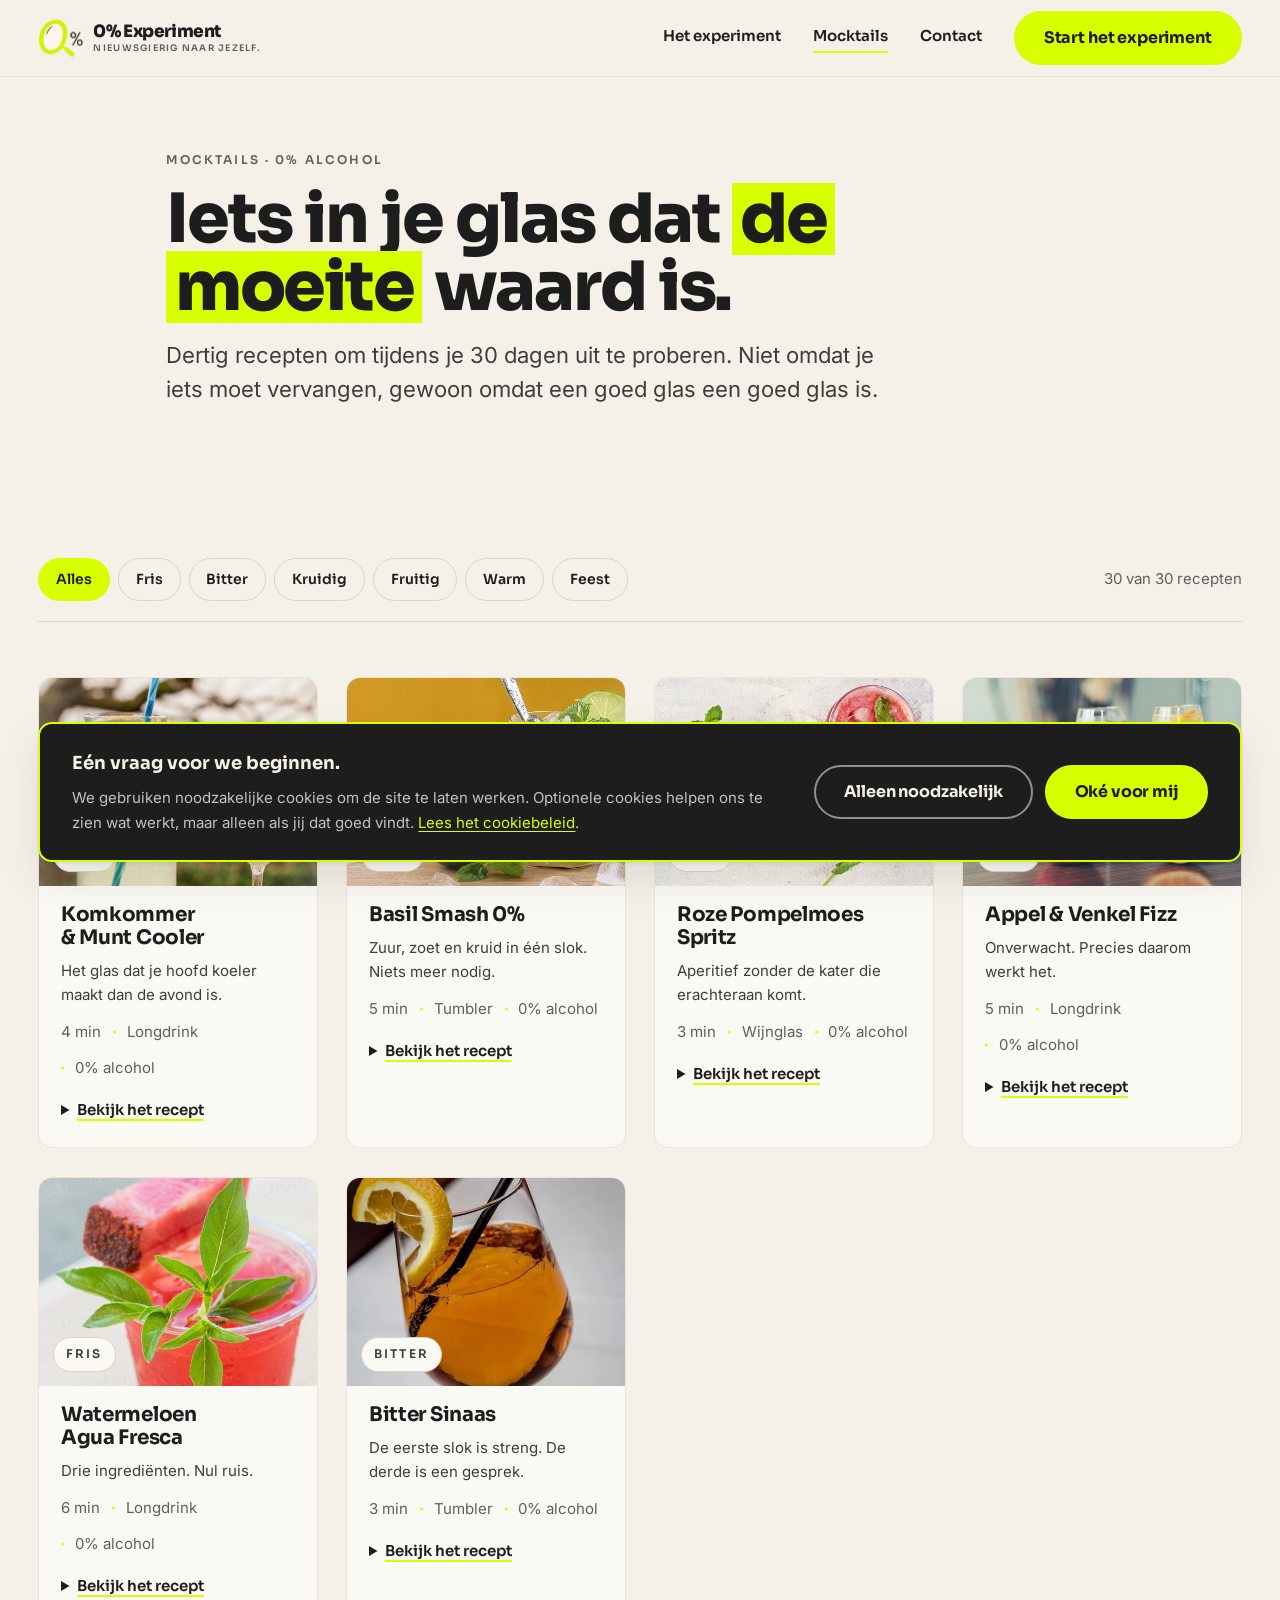
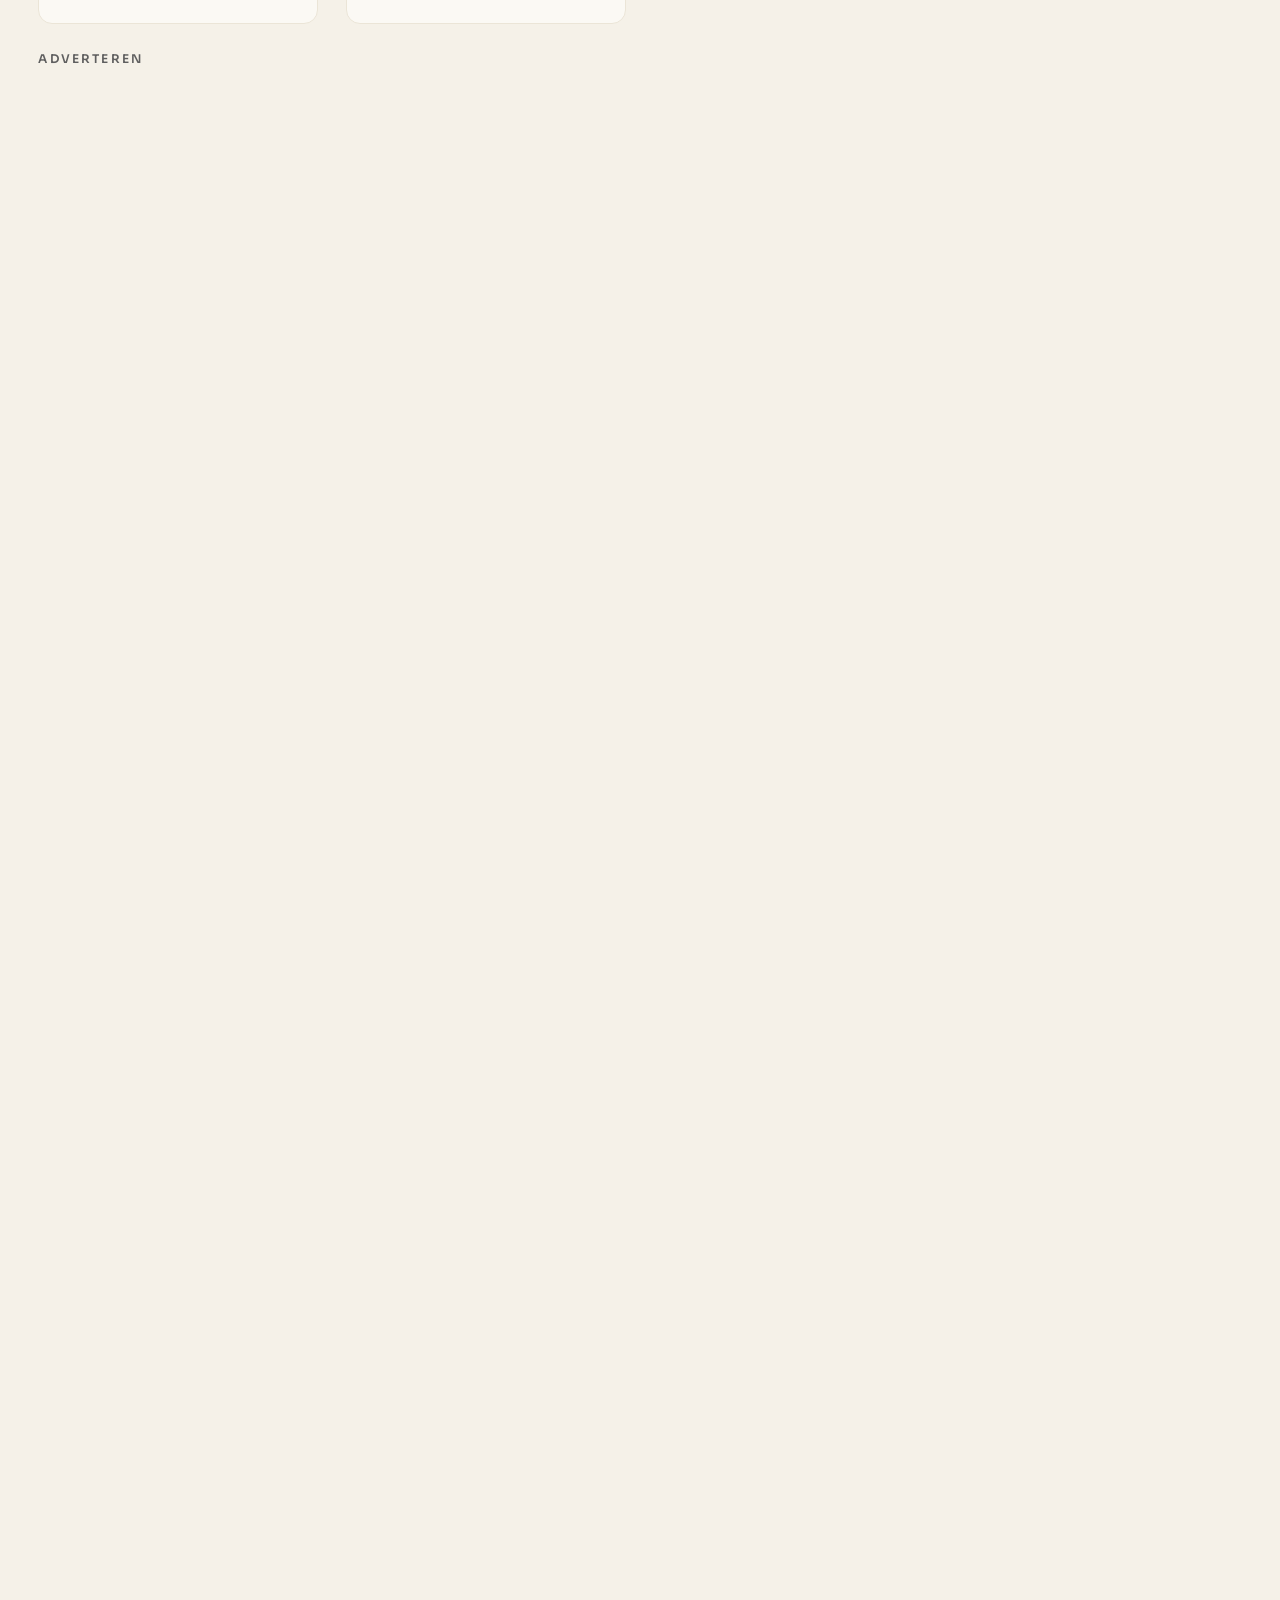
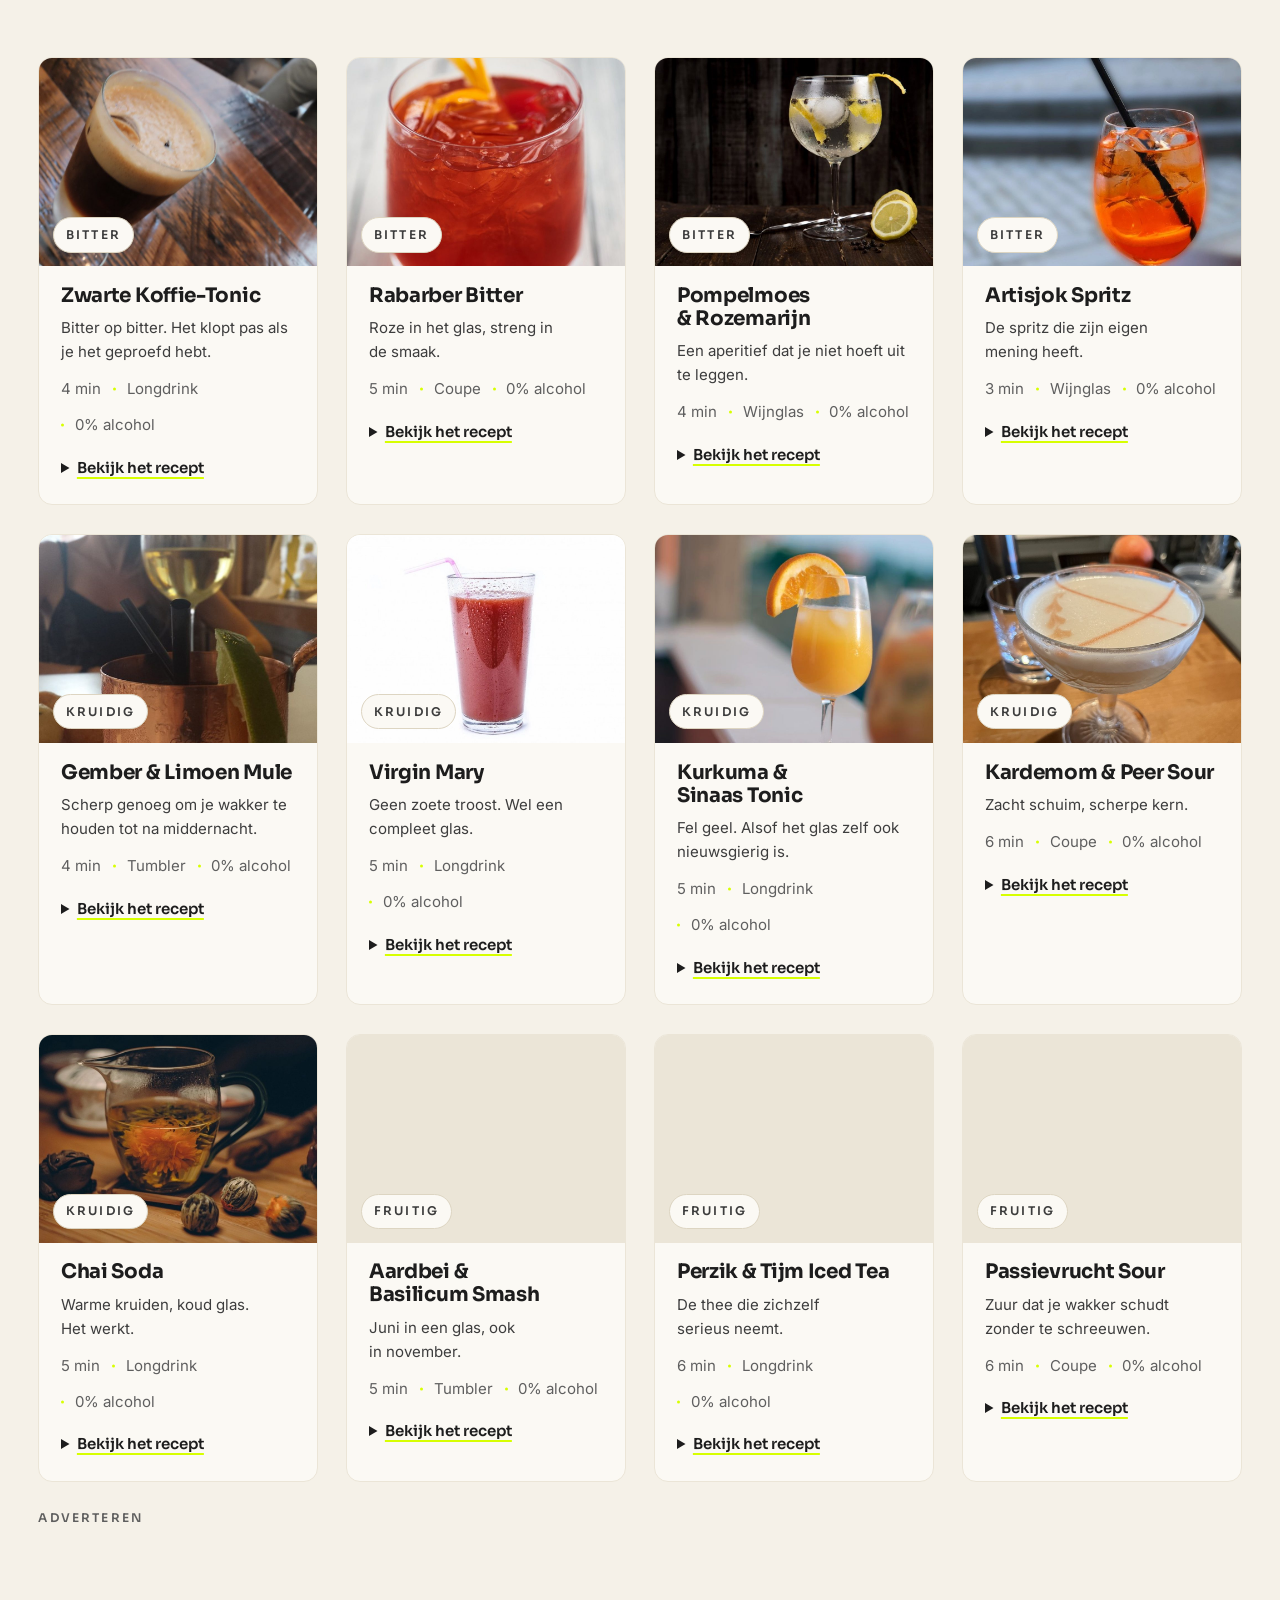
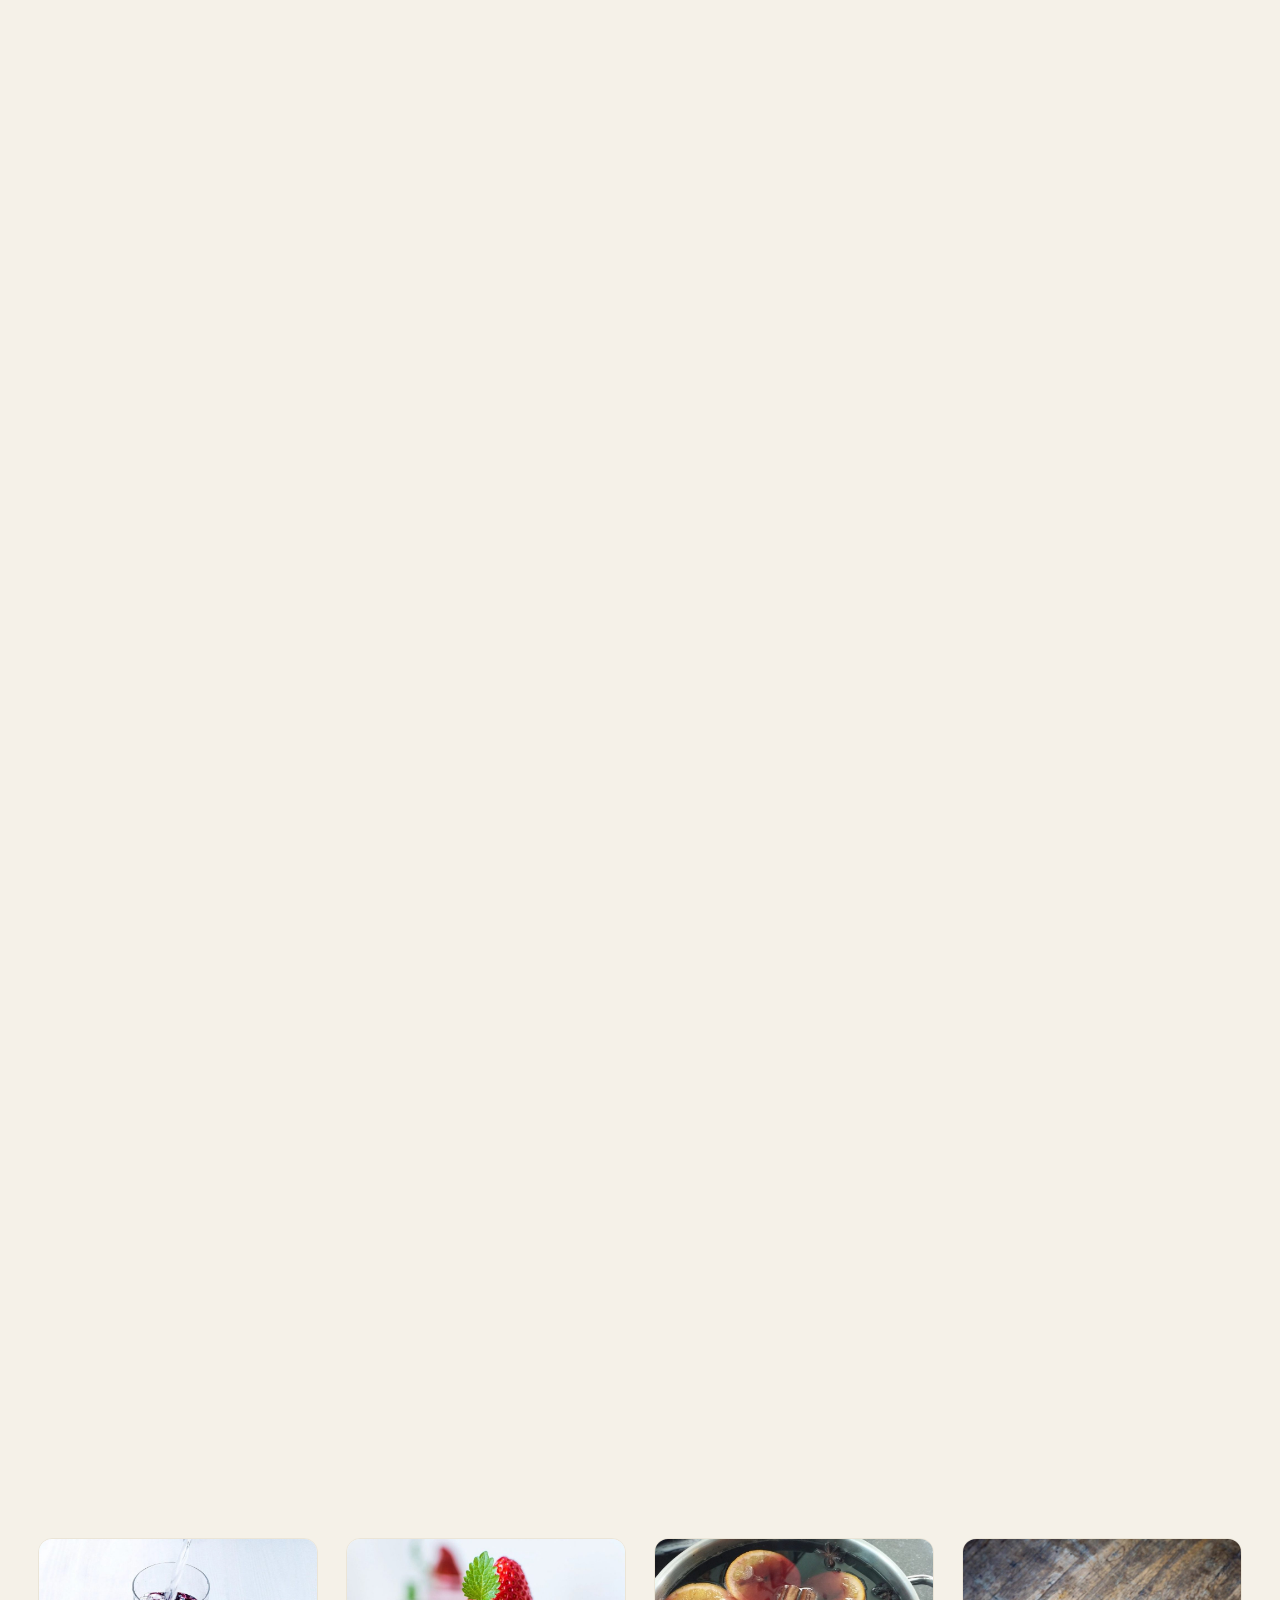
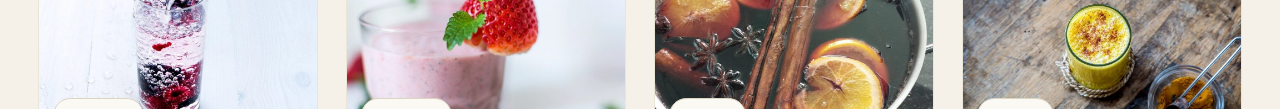
<file: mocktails.html>
<!doctype html>
<html lang="nl-BE">
	<head>
		<meta charset="utf-8" />
		<meta name="viewport" content="width=device-width, initial-scale=1" />
		<meta name="theme-color" content="#f5f1e8" />

		<title>30 alcoholvrije mocktailrecepten · 0% Experiment</title>
		<meta
			name="description"
			content="30 alcoholvrije recepten om tijdens je experiment uit te proberen. Geen vervanging, gewoon iets lekkers in je glas."
		/>
		<meta name="robots" content="index, follow, max-image-preview:large" />
		<link rel="canonical" href="https://0procentexperiment.com/mocktails.html" />

		<meta property="og:type" content="website" />
		<meta property="og:site_name" content="0% Experiment" />
		<meta property="og:title" content="Mocktailrecepten · 0% Experiment" />
		<meta
			property="og:description"
			content="30 alcoholvrije recepten om tijdens je experiment uit te proberen. Geen vervanging, gewoon iets lekkers in je glas."
		/>
		<meta property="og:url" content="https://0procentexperiment.com/mocktails.html" />
		<meta property="og:locale" content="nl_BE" />
		<meta property="og:image" content="https://0procentexperiment.com/assets/img/brand/og-image.png" />
		<meta property="og:image:width" content="1200" />
		<meta property="og:image:height" content="630" />
		<meta property="og:image:alt" content="0% Experiment: we halen één ding weg en kijken wat er overblijft. Digitaal werkboek, 30 dagen zonder alcohol." />
		<meta name="twitter:card" content="summary_large_image" />

		<link rel="icon" href="favicon.png" />
		<link rel="apple-touch-icon" href="apple-touch-icon.png" />
		<link rel="preload" href="assets/fonts/sora-latin-wght-normal.woff2" as="font" type="font/woff2" crossorigin />
		<link rel="preload" href="assets/fonts/inter-latin-wght-normal.woff2" as="font" type="font/woff2" crossorigin />
		<link rel="stylesheet" href="assets/css/main.css" />
		<link rel="stylesheet" href="assets/css/page-mocktails.css" />

		<script src="assets/js/config.js" defer></script>
		<script src="assets/js/shared.js" defer></script>
		<script src="assets/js/mocktails.js" defer></script>
		<!-- prerender:jsonld · gebakken door tools/prerender.py, niet met de hand aanpassen -->
		<script type="application/ld+json">
		{
			"@context": "https://schema.org",
			"@graph": [
				{
					"@type": "Organization",
					"@id": "https://0procentexperiment.com/#organisatie",
					"name": "0% Experiment",
					"legalName": "STB",
					"url": "https://0procentexperiment.com/",
					"slogan": "Nieuwsgierig naar jezelf.",
					"logo": {
						"@type": "ImageObject",
						"url": "https://0procentexperiment.com/assets/img/brand/icon-512.png",
						"width": 512,
						"height": 512
					},
					"image": "https://0procentexperiment.com/assets/img/brand/og-image.png",
					"email": "info@0procentexperiment.com",
					"vatID": "BE1015886641",
					"address": {
						"@type": "PostalAddress",
						"streetAddress": "Stationsstraat 40B1",
						"postalCode": "2570",
						"addressLocality": "Duffel",
						"addressCountry": "BE"
					},
					"contactPoint": {
						"@type": "ContactPoint",
						"contactType": "customer support",
						"email": "info@0procentexperiment.com",
						"url": "https://0procentexperiment.com/contact.html",
						"availableLanguage": "nl"
					}
				},
				{
					"@type": "WebSite",
					"@id": "https://0procentexperiment.com/#website",
					"url": "https://0procentexperiment.com/",
					"name": "0% Experiment",
					"description": "Nieuwsgierig naar jezelf.",
					"inLanguage": "nl-BE",
					"publisher": {
						"@id": "https://0procentexperiment.com/#organisatie"
					}
				},
				{
					"@type": "CollectionPage",
					"@id": "https://0procentexperiment.com/mocktails.html#pagina",
					"url": "https://0procentexperiment.com/mocktails.html",
					"name": "30 alcoholvrije mocktailrecepten · 0% Experiment",
					"description": "30 alcoholvrije recepten om tijdens je experiment uit te proberen. Geen vervanging, gewoon iets lekkers in je glas.",
					"inLanguage": "nl-BE",
					"isPartOf": {
						"@id": "https://0procentexperiment.com/#website"
					},
					"primaryImageOfPage": {
						"@type": "ImageObject",
						"url": "https://0procentexperiment.com/assets/img/brand/og-image.png"
					},
					"breadcrumb": {
						"@type": "BreadcrumbList",
						"itemListElement": [
							{
								"@type": "ListItem",
								"position": 1,
								"name": "Home",
								"item": "https://0procentexperiment.com/"
							},
							{
								"@type": "ListItem",
								"position": 2,
								"name": "Mocktailrecepten",
								"item": "https://0procentexperiment.com/mocktails.html"
							}
						]
					},
					"mainEntity": {
						"@type": "ItemList",
						"name": "Alcoholvrije mocktailrecepten",
						"numberOfItems": 30,
						"itemListElement": [
							{
								"@type": "ListItem",
								"position": 1,
								"url": "https://0procentexperiment.com/mocktails.html#komkommer-munt-cooler",
								"item": {
									"@type": "Recipe",
									"@id": "https://0procentexperiment.com/mocktails.html#komkommer-munt-cooler",
									"url": "https://0procentexperiment.com/mocktails.html#komkommer-munt-cooler",
									"name": "Komkommer & Munt Cooler",
									"description": "Het glas dat je hoofd koeler maakt dan de avond is.",
									"author": {
										"@id": "https://0procentexperiment.com/#organisatie"
									},
									"recipeCategory": "Mocktail",
									"keywords": "mocktail, alcoholvrij, 0% alcohol, fris",
									"prepTime": "PT4M",
									"totalTime": "PT4M",
									"recipeYield": "1 glas",
									"recipeIngredient": [
										"6 dunne schijfjes komkommer",
										"8 blaadjes verse munt",
										"20 ml vers limoensap",
										"10 ml agavesiroop",
										"150 ml tonic of spuitwater",
										"Veel ijs"
									],
									"recipeInstructions": [
										{
											"@type": "HowToStep",
											"text": "Druk de komkommer en de munt zacht aan in het glas: kneuzen, niet fijnmalen.",
											"url": "https://0procentexperiment.com/mocktails.html#komkommer-munt-cooler-stap-1"
										},
										{
											"@type": "HowToStep",
											"text": "Voeg limoensap en agavesiroop toe en roer tot de siroop is opgelost.",
											"url": "https://0procentexperiment.com/mocktails.html#komkommer-munt-cooler-stap-2"
										},
										{
											"@type": "HowToStep",
											"text": "Vul het glas tot de rand met ijs.",
											"url": "https://0procentexperiment.com/mocktails.html#komkommer-munt-cooler-stap-3"
										},
										{
											"@type": "HowToStep",
											"text": "Schenk de tonic er langzaam overheen en roer één keer van onder naar boven.",
											"url": "https://0procentexperiment.com/mocktails.html#komkommer-munt-cooler-stap-4"
										}
									],
									"image": "https://0procentexperiment.com/assets/img/mocktails/komkommer-munt-cooler.jpg"
								}
							},
							{
								"@type": "ListItem",
								"position": 2,
								"url": "https://0procentexperiment.com/mocktails.html#basil-smash-nul",
								"item": {
									"@type": "Recipe",
									"@id": "https://0procentexperiment.com/mocktails.html#basil-smash-nul",
									"url": "https://0procentexperiment.com/mocktails.html#basil-smash-nul",
									"name": "Basil Smash 0%",
									"description": "Zuur, zoet en kruid in één slok. Niets meer nodig.",
									"author": {
										"@id": "https://0procentexperiment.com/#organisatie"
									},
									"recipeCategory": "Mocktail",
									"keywords": "mocktail, alcoholvrij, 0% alcohol, fris",
									"prepTime": "PT5M",
									"totalTime": "PT5M",
									"recipeYield": "1 glas",
									"recipeIngredient": [
										"12 blaadjes verse basilicum",
										"30 ml vers citroensap",
										"15 ml suikersiroop",
										"60 ml troebel appelsap",
										"Scheut spuitwater",
										"Crushed ice"
									],
									"recipeInstructions": [
										{
											"@type": "HowToStep",
											"text": "Sla de basilicum één keer tussen je handen: zo komen de oliën vrij zonder bitter te worden.",
											"url": "https://0procentexperiment.com/mocktails.html#basil-smash-nul-stap-1"
										},
										{
											"@type": "HowToStep",
											"text": "Shake basilicum, citroensap, siroop en appelsap kort met ijs.",
											"url": "https://0procentexperiment.com/mocktails.html#basil-smash-nul-stap-2"
										},
										{
											"@type": "HowToStep",
											"text": "Zeef in een tumbler gevuld met crushed ice.",
											"url": "https://0procentexperiment.com/mocktails.html#basil-smash-nul-stap-3"
										},
										{
											"@type": "HowToStep",
											"text": "Top af met spuitwater en steek een vers basilicumtopje erin.",
											"url": "https://0procentexperiment.com/mocktails.html#basil-smash-nul-stap-4"
										}
									],
									"image": "https://0procentexperiment.com/assets/img/mocktails/basil-smash-nul.jpg"
								}
							},
							{
								"@type": "ListItem",
								"position": 3,
								"url": "https://0procentexperiment.com/mocktails.html#pompelmoes-spritz",
								"item": {
									"@type": "Recipe",
									"@id": "https://0procentexperiment.com/mocktails.html#pompelmoes-spritz",
									"url": "https://0procentexperiment.com/mocktails.html#pompelmoes-spritz",
									"name": "Roze Pompelmoes Spritz",
									"description": "Aperitief zonder de kater die erachteraan komt.",
									"author": {
										"@id": "https://0procentexperiment.com/#organisatie"
									},
									"recipeCategory": "Mocktail",
									"keywords": "mocktail, alcoholvrij, 0% alcohol, fris",
									"prepTime": "PT3M",
									"totalTime": "PT3M",
									"recipeYield": "1 glas",
									"recipeIngredient": [
										"100 ml verse roze pompelmoessap",
										"1 takje rozemarijn",
										"10 ml honingsiroop",
										"120 ml bruisend water",
										"Schijfje pompelmoes",
										"IJsblokjes"
									],
									"recipeInstructions": [
										{
											"@type": "HowToStep",
											"text": "Rol het rozemarijntakje tussen je vingers en leg het in het wijnglas.",
											"url": "https://0procentexperiment.com/mocktails.html#pompelmoes-spritz-stap-1"
										},
										{
											"@type": "HowToStep",
											"text": "Vul met ijs, schenk het pompelmoessap en de honingsiroop erbij.",
											"url": "https://0procentexperiment.com/mocktails.html#pompelmoes-spritz-stap-2"
										},
										{
											"@type": "HowToStep",
											"text": "Vul aan met bruiswater en roer rustig door.",
											"url": "https://0procentexperiment.com/mocktails.html#pompelmoes-spritz-stap-3"
										},
										{
											"@type": "HowToStep",
											"text": "Hang een schijfje pompelmoes over de rand.",
											"url": "https://0procentexperiment.com/mocktails.html#pompelmoes-spritz-stap-4"
										}
									],
									"image": "https://0procentexperiment.com/assets/img/mocktails/pompelmoes-spritz.jpg"
								}
							},
							{
								"@type": "ListItem",
								"position": 4,
								"url": "https://0procentexperiment.com/mocktails.html#appel-venkel-fizz",
								"item": {
									"@type": "Recipe",
									"@id": "https://0procentexperiment.com/mocktails.html#appel-venkel-fizz",
									"url": "https://0procentexperiment.com/mocktails.html#appel-venkel-fizz",
									"name": "Appel & Venkel Fizz",
									"description": "Onverwacht. Precies daarom werkt het.",
									"author": {
										"@id": "https://0procentexperiment.com/#organisatie"
									},
									"recipeCategory": "Mocktail",
									"keywords": "mocktail, alcoholvrij, 0% alcohol, fris",
									"prepTime": "PT5M",
									"totalTime": "PT5M",
									"recipeYield": "1 glas",
									"recipeIngredient": [
										"120 ml troebel appelsap",
										"2 dunne schijfjes verse venkel",
										"20 ml citroensap",
										"5 ml agavesiroop",
										"100 ml spuitwater",
										"Venkelgroen als garnering"
									],
									"recipeInstructions": [
										{
											"@type": "HowToStep",
											"text": "Druk de venkel kort aan in een shaker met het citroensap.",
											"url": "https://0procentexperiment.com/mocktails.html#appel-venkel-fizz-stap-1"
										},
										{
											"@type": "HowToStep",
											"text": "Voeg appelsap, siroop en ijs toe en shake 10 seconden.",
											"url": "https://0procentexperiment.com/mocktails.html#appel-venkel-fizz-stap-2"
										},
										{
											"@type": "HowToStep",
											"text": "Dubbel zeven in een longdrinkglas met verse ijsblokjes.",
											"url": "https://0procentexperiment.com/mocktails.html#appel-venkel-fizz-stap-3"
										},
										{
											"@type": "HowToStep",
											"text": "Aanvullen met spuitwater en het venkelgroen erop leggen.",
											"url": "https://0procentexperiment.com/mocktails.html#appel-venkel-fizz-stap-4"
										}
									],
									"image": "https://0procentexperiment.com/assets/img/mocktails/appel-venkel-fizz.jpg"
								}
							},
							{
								"@type": "ListItem",
								"position": 5,
								"url": "https://0procentexperiment.com/mocktails.html#watermeloen-agua-fresca",
								"item": {
									"@type": "Recipe",
									"@id": "https://0procentexperiment.com/mocktails.html#watermeloen-agua-fresca",
									"url": "https://0procentexperiment.com/mocktails.html#watermeloen-agua-fresca",
									"name": "Watermeloen Agua Fresca",
									"description": "Drie ingrediënten. Nul ruis.",
									"author": {
										"@id": "https://0procentexperiment.com/#organisatie"
									},
									"recipeCategory": "Mocktail",
									"keywords": "mocktail, alcoholvrij, 0% alcohol, fris",
									"prepTime": "PT6M",
									"totalTime": "PT6M",
									"recipeYield": "1 glas",
									"recipeIngredient": [
										"250 g watermeloen zonder pitten",
										"20 ml vers limoensap",
										"5 ml agavesiroop (optioneel)",
										"Snuifje zeezout",
										"IJsblokjes",
										"Blaadje munt"
									],
									"recipeInstructions": [
										{
											"@type": "HowToStep",
											"text": "Mix de watermeloen glad en zeef door een fijne zeef.",
											"url": "https://0procentexperiment.com/mocktails.html#watermeloen-agua-fresca-stap-1"
										},
										{
											"@type": "HowToStep",
											"text": "Roer limoensap, siroop en het snuifje zout erdoor: het zout maakt de meloen zoeter.",
											"url": "https://0procentexperiment.com/mocktails.html#watermeloen-agua-fresca-stap-2"
										},
										{
											"@type": "HowToStep",
											"text": "Schenk over veel ijs.",
											"url": "https://0procentexperiment.com/mocktails.html#watermeloen-agua-fresca-stap-3"
										},
										{
											"@type": "HowToStep",
											"text": "Werk af met een blaadje munt.",
											"url": "https://0procentexperiment.com/mocktails.html#watermeloen-agua-fresca-stap-4"
										}
									],
									"image": "https://0procentexperiment.com/assets/img/mocktails/watermeloen-agua-fresca.jpg"
								}
							},
							{
								"@type": "ListItem",
								"position": 6,
								"url": "https://0procentexperiment.com/mocktails.html#bitter-sinaas",
								"item": {
									"@type": "Recipe",
									"@id": "https://0procentexperiment.com/mocktails.html#bitter-sinaas",
									"url": "https://0procentexperiment.com/mocktails.html#bitter-sinaas",
									"name": "Bitter Sinaas",
									"description": "De eerste slok is streng. De derde is een gesprek.",
									"author": {
										"@id": "https://0procentexperiment.com/#organisatie"
									},
									"recipeCategory": "Mocktail",
									"keywords": "mocktail, alcoholvrij, 0% alcohol, bitter",
									"prepTime": "PT3M",
									"totalTime": "PT3M",
									"recipeYield": "1 glas",
									"recipeIngredient": [
										"45 ml alcoholvrije bitter aperitief",
										"45 ml alcoholvrije rode vermout",
										"30 ml bloedsinaasappelsap",
										"1 grote ijsklont",
										"Brede zeste van sinaasappel"
									],
									"recipeInstructions": [
										{
											"@type": "HowToStep",
											"text": "Leg één grote ijsklont in de tumbler: hoe minder oppervlak, hoe trager de verdunning.",
											"url": "https://0procentexperiment.com/mocktails.html#bitter-sinaas-stap-1"
										},
										{
											"@type": "HowToStep",
											"text": "Schenk alle vloeistoffen erbij en roer 20 seconden.",
											"url": "https://0procentexperiment.com/mocktails.html#bitter-sinaas-stap-2"
										},
										{
											"@type": "HowToStep",
											"text": "Knijp de zeste boven het glas zodat de olie op het oppervlak landt.",
											"url": "https://0procentexperiment.com/mocktails.html#bitter-sinaas-stap-3"
										},
										{
											"@type": "HowToStep",
											"text": "Leg de zeste in het glas.",
											"url": "https://0procentexperiment.com/mocktails.html#bitter-sinaas-stap-4"
										}
									],
									"image": "https://0procentexperiment.com/assets/img/mocktails/bitter-sinaas.jpg"
								}
							},
							{
								"@type": "ListItem",
								"position": 7,
								"url": "https://0procentexperiment.com/mocktails.html#koffie-tonic",
								"item": {
									"@type": "Recipe",
									"@id": "https://0procentexperiment.com/mocktails.html#koffie-tonic",
									"url": "https://0procentexperiment.com/mocktails.html#koffie-tonic",
									"name": "Zwarte Koffie-Tonic",
									"description": "Bitter op bitter. Het klopt pas als je het geproefd hebt.",
									"author": {
										"@id": "https://0procentexperiment.com/#organisatie"
									},
									"recipeCategory": "Mocktail",
									"keywords": "mocktail, alcoholvrij, 0% alcohol, bitter",
									"prepTime": "PT4M",
									"totalTime": "PT4M",
									"recipeYield": "1 glas",
									"recipeIngredient": [
										"1 espresso (30 ml), afgekoeld",
										"150 ml tonic",
										"5 ml suikersiroop (optioneel)",
										"Schijfje sinaasappel",
										"IJsblokjes tot de rand"
									],
									"recipeInstructions": [
										{
											"@type": "HowToStep",
											"text": "Vul het glas volledig met ijs en schenk de tonic erover.",
											"url": "https://0procentexperiment.com/mocktails.html#koffie-tonic-stap-1"
										},
										{
											"@type": "HowToStep",
											"text": "Laat de bubbels 30 seconden tot rust komen.",
											"url": "https://0procentexperiment.com/mocktails.html#koffie-tonic-stap-2"
										},
										{
											"@type": "HowToStep",
											"text": "Giet de espresso langzaam over de bolle kant van een lepel: je krijgt twee lagen.",
											"url": "https://0procentexperiment.com/mocktails.html#koffie-tonic-stap-3"
										},
										{
											"@type": "HowToStep",
											"text": "Niet roeren. Schijfje sinaasappel erbij.",
											"url": "https://0procentexperiment.com/mocktails.html#koffie-tonic-stap-4"
										}
									],
									"image": "https://0procentexperiment.com/assets/img/mocktails/koffie-tonic.jpg"
								}
							},
							{
								"@type": "ListItem",
								"position": 8,
								"url": "https://0procentexperiment.com/mocktails.html#rabarber-bitter",
								"item": {
									"@type": "Recipe",
									"@id": "https://0procentexperiment.com/mocktails.html#rabarber-bitter",
									"url": "https://0procentexperiment.com/mocktails.html#rabarber-bitter",
									"name": "Rabarber Bitter",
									"description": "Roze in het glas, streng in de smaak.",
									"author": {
										"@id": "https://0procentexperiment.com/#organisatie"
									},
									"recipeCategory": "Mocktail",
									"keywords": "mocktail, alcoholvrij, 0% alcohol, bitter",
									"prepTime": "PT5M",
									"totalTime": "PT5M",
									"recipeYield": "1 glas",
									"recipeIngredient": [
										"50 ml rabarbersiroop",
										"30 ml vers citroensap",
										"20 ml alcoholvrije bitter aperitief",
										"60 ml spuitwater",
										"IJs om te shaken"
									],
									"recipeInstructions": [
										{
											"@type": "HowToStep",
											"text": "Shake siroop, citroensap en bitter 12 seconden met ijs.",
											"url": "https://0procentexperiment.com/mocktails.html#rabarber-bitter-stap-1"
										},
										{
											"@type": "HowToStep",
											"text": "Dubbel zeven in een gekoelde coupe.",
											"url": "https://0procentexperiment.com/mocktails.html#rabarber-bitter-stap-2"
										},
										{
											"@type": "HowToStep",
											"text": "Vul voorzichtig aan met spuitwater.",
											"url": "https://0procentexperiment.com/mocktails.html#rabarber-bitter-stap-3"
										},
										{
											"@type": "HowToStep",
											"text": "Serveer zonder ijs: koud, kort, klaar.",
											"url": "https://0procentexperiment.com/mocktails.html#rabarber-bitter-stap-4"
										}
									],
									"image": "https://0procentexperiment.com/assets/img/mocktails/rabarber-bitter.jpg"
								}
							},
							{
								"@type": "ListItem",
								"position": 9,
								"url": "https://0procentexperiment.com/mocktails.html#pompelmoes-rozemarijn-bitter",
								"item": {
									"@type": "Recipe",
									"@id": "https://0procentexperiment.com/mocktails.html#pompelmoes-rozemarijn-bitter",
									"url": "https://0procentexperiment.com/mocktails.html#pompelmoes-rozemarijn-bitter",
									"name": "Pompelmoes & Rozemarijn",
									"description": "Een aperitief dat je niet hoeft uit te leggen.",
									"author": {
										"@id": "https://0procentexperiment.com/#organisatie"
									},
									"recipeCategory": "Mocktail",
									"keywords": "mocktail, alcoholvrij, 0% alcohol, bitter",
									"prepTime": "PT4M",
									"totalTime": "PT4M",
									"recipeYield": "1 glas",
									"recipeIngredient": [
										"90 ml roze pompelmoessap",
										"20 ml rozemarijnsiroop",
										"15 ml citroensap",
										"100 ml tonic",
										"Takje rozemarijn",
										"IJsblokjes"
									],
									"recipeInstructions": [
										{
											"@type": "HowToStep",
											"text": "Vul het wijnglas met ijs.",
											"url": "https://0procentexperiment.com/mocktails.html#pompelmoes-rozemarijn-bitter-stap-1"
										},
										{
											"@type": "HowToStep",
											"text": "Schenk pompelmoessap, siroop en citroensap erbij en roer.",
											"url": "https://0procentexperiment.com/mocktails.html#pompelmoes-rozemarijn-bitter-stap-2"
										},
										{
											"@type": "HowToStep",
											"text": "Vul aan met tonic.",
											"url": "https://0procentexperiment.com/mocktails.html#pompelmoes-rozemarijn-bitter-stap-3"
										},
										{
											"@type": "HowToStep",
											"text": "Sla het takje rozemarijn één keer in je handpalm en leg het erop.",
											"url": "https://0procentexperiment.com/mocktails.html#pompelmoes-rozemarijn-bitter-stap-4"
										}
									],
									"image": "https://0procentexperiment.com/assets/img/mocktails/pompelmoes-rozemarijn-bitter.jpg"
								}
							},
							{
								"@type": "ListItem",
								"position": 10,
								"url": "https://0procentexperiment.com/mocktails.html#artisjok-spritz",
								"item": {
									"@type": "Recipe",
									"@id": "https://0procentexperiment.com/mocktails.html#artisjok-spritz",
									"url": "https://0procentexperiment.com/mocktails.html#artisjok-spritz",
									"name": "Artisjok Spritz",
									"description": "De spritz die zijn eigen mening heeft.",
									"author": {
										"@id": "https://0procentexperiment.com/#organisatie"
									},
									"recipeCategory": "Mocktail",
									"keywords": "mocktail, alcoholvrij, 0% alcohol, bitter",
									"prepTime": "PT3M",
									"totalTime": "PT3M",
									"recipeYield": "1 glas",
									"recipeIngredient": [
										"60 ml alcoholvrije artisjokbitter",
										"90 ml alcoholvrij mousserend wit",
										"30 ml spuitwater",
										"Halve schijf sinaasappel",
										"IJsblokjes"
									],
									"recipeInstructions": [
										{
											"@type": "HowToStep",
											"text": "Vul het glas royaal met ijs.",
											"url": "https://0procentexperiment.com/mocktails.html#artisjok-spritz-stap-1"
										},
										{
											"@type": "HowToStep",
											"text": "Schenk eerst de bitter, dan het mousserende: in die volgorde blijft de bubbel langer.",
											"url": "https://0procentexperiment.com/mocktails.html#artisjok-spritz-stap-2"
										},
										{
											"@type": "HowToStep",
											"text": "Kort aanvullen met spuitwater.",
											"url": "https://0procentexperiment.com/mocktails.html#artisjok-spritz-stap-3"
										},
										{
											"@type": "HowToStep",
											"text": "Halve schijf sinaasappel in het glas laten zakken.",
											"url": "https://0procentexperiment.com/mocktails.html#artisjok-spritz-stap-4"
										}
									],
									"image": "https://0procentexperiment.com/assets/img/mocktails/artisjok-spritz.jpg"
								}
							},
							{
								"@type": "ListItem",
								"position": 11,
								"url": "https://0procentexperiment.com/mocktails.html#gember-limoen-mule",
								"item": {
									"@type": "Recipe",
									"@id": "https://0procentexperiment.com/mocktails.html#gember-limoen-mule",
									"url": "https://0procentexperiment.com/mocktails.html#gember-limoen-mule",
									"name": "Gember & Limoen Mule",
									"description": "Scherp genoeg om je wakker te houden tot na middernacht.",
									"author": {
										"@id": "https://0procentexperiment.com/#organisatie"
									},
									"recipeCategory": "Mocktail",
									"keywords": "mocktail, alcoholvrij, 0% alcohol, kruidig",
									"prepTime": "PT4M",
									"totalTime": "PT4M",
									"recipeYield": "1 glas",
									"recipeIngredient": [
										"25 ml vers limoensap",
										"150 ml stevige alcoholvrije gemberbier",
										"2 dunne plakjes verse gember",
										"5 ml agavesiroop",
										"Crushed ice",
										"Takje munt"
									],
									"recipeInstructions": [
										{
											"@type": "HowToStep",
											"text": "Druk de gember met de limoen aan in de tumbler.",
											"url": "https://0procentexperiment.com/mocktails.html#gember-limoen-mule-stap-1"
										},
										{
											"@type": "HowToStep",
											"text": "Vul tot de rand met crushed ice.",
											"url": "https://0procentexperiment.com/mocktails.html#gember-limoen-mule-stap-2"
										},
										{
											"@type": "HowToStep",
											"text": "Schenk de gemberbier en de siroop erover.",
											"url": "https://0procentexperiment.com/mocktails.html#gember-limoen-mule-stap-3"
										},
										{
											"@type": "HowToStep",
											"text": "Roer kort en zet er een flinke bos munt op.",
											"url": "https://0procentexperiment.com/mocktails.html#gember-limoen-mule-stap-4"
										}
									],
									"image": "https://0procentexperiment.com/assets/img/mocktails/gember-limoen-mule.jpg"
								}
							},
							{
								"@type": "ListItem",
								"position": 12,
								"url": "https://0procentexperiment.com/mocktails.html#virgin-mary",
								"item": {
									"@type": "Recipe",
									"@id": "https://0procentexperiment.com/mocktails.html#virgin-mary",
									"url": "https://0procentexperiment.com/mocktails.html#virgin-mary",
									"name": "Virgin Mary",
									"description": "Geen zoete troost. Wel een compleet glas.",
									"author": {
										"@id": "https://0procentexperiment.com/#organisatie"
									},
									"recipeCategory": "Mocktail",
									"keywords": "mocktail, alcoholvrij, 0% alcohol, kruidig",
									"prepTime": "PT5M",
									"totalTime": "PT5M",
									"recipeYield": "1 glas",
									"recipeIngredient": [
										"150 ml tomatensap, goed koud",
										"15 ml citroensap",
										"3 druppels tabasco",
										"4 druppels alcoholvrije worcestersaus",
										"Snuif selderzout en zwarte peper",
										"Stengel bleekselder"
									],
									"recipeInstructions": [
										{
											"@type": "HowToStep",
											"text": "Rol alle ingrediënten tussen twee glazen heen en weer: shaken maakt tomatensap schuimig.",
											"url": "https://0procentexperiment.com/mocktails.html#virgin-mary-stap-1"
										},
										{
											"@type": "HowToStep",
											"text": "Schenk in een longdrink met ijs.",
											"url": "https://0procentexperiment.com/mocktails.html#virgin-mary-stap-2"
										},
										{
											"@type": "HowToStep",
											"text": "Proef en corrigeer met peper of citroen.",
											"url": "https://0procentexperiment.com/mocktails.html#virgin-mary-stap-3"
										},
										{
											"@type": "HowToStep",
											"text": "Zet de selderstengel rechtop in het glas.",
											"url": "https://0procentexperiment.com/mocktails.html#virgin-mary-stap-4"
										}
									],
									"image": "https://0procentexperiment.com/assets/img/mocktails/virgin-mary.jpg"
								}
							},
							{
								"@type": "ListItem",
								"position": 13,
								"url": "https://0procentexperiment.com/mocktails.html#kurkuma-sinaas-tonic",
								"item": {
									"@type": "Recipe",
									"@id": "https://0procentexperiment.com/mocktails.html#kurkuma-sinaas-tonic",
									"url": "https://0procentexperiment.com/mocktails.html#kurkuma-sinaas-tonic",
									"name": "Kurkuma & Sinaas Tonic",
									"description": "Fel geel. Alsof het glas zelf ook nieuwsgierig is.",
									"author": {
										"@id": "https://0procentexperiment.com/#organisatie"
									},
									"recipeCategory": "Mocktail",
									"keywords": "mocktail, alcoholvrij, 0% alcohol, kruidig",
									"prepTime": "PT5M",
									"totalTime": "PT5M",
									"recipeYield": "1 glas",
									"recipeIngredient": [
										"80 ml vers sinaasappelsap",
										"1/4 tl verse kurkuma, geraspt",
										"10 ml gembersiroop",
										"Snuifje zwarte peper",
										"120 ml tonic",
										"IJsblokjes"
									],
									"recipeInstructions": [
										{
											"@type": "HowToStep",
											"text": "Roer kurkuma, peper en gembersiroop door het sinaasappelsap: de peper maakt de kurkuma beter opneembaar.",
											"url": "https://0procentexperiment.com/mocktails.html#kurkuma-sinaas-tonic-stap-1"
										},
										{
											"@type": "HowToStep",
											"text": "Zeef in een glas met ijs.",
											"url": "https://0procentexperiment.com/mocktails.html#kurkuma-sinaas-tonic-stap-2"
										},
										{
											"@type": "HowToStep",
											"text": "Vul aan met tonic.",
											"url": "https://0procentexperiment.com/mocktails.html#kurkuma-sinaas-tonic-stap-3"
										},
										{
											"@type": "HowToStep",
											"text": "Roer één keer door voor de kleurstreep.",
											"url": "https://0procentexperiment.com/mocktails.html#kurkuma-sinaas-tonic-stap-4"
										}
									],
									"image": "https://0procentexperiment.com/assets/img/mocktails/kurkuma-sinaas-tonic.jpg"
								}
							},
							{
								"@type": "ListItem",
								"position": 14,
								"url": "https://0procentexperiment.com/mocktails.html#kardemom-peer-sour",
								"item": {
									"@type": "Recipe",
									"@id": "https://0procentexperiment.com/mocktails.html#kardemom-peer-sour",
									"url": "https://0procentexperiment.com/mocktails.html#kardemom-peer-sour",
									"name": "Kardemom & Peer Sour",
									"description": "Zacht schuim, scherpe kern.",
									"author": {
										"@id": "https://0procentexperiment.com/#organisatie"
									},
									"recipeCategory": "Mocktail",
									"keywords": "mocktail, alcoholvrij, 0% alcohol, kruidig",
									"prepTime": "PT6M",
									"totalTime": "PT6M",
									"recipeYield": "1 glas",
									"recipeIngredient": [
										"70 ml perensap",
										"25 ml citroensap",
										"15 ml kardemomsiroop",
										"30 ml aquafaba (kikkererwtenvocht)",
										"IJs om te shaken"
									],
									"recipeInstructions": [
										{
											"@type": "HowToStep",
											"text": "Shake alles eerst 15 seconden zonder ijs: zo bouwt het schuim op.",
											"url": "https://0procentexperiment.com/mocktails.html#kardemom-peer-sour-stap-1"
										},
										{
											"@type": "HowToStep",
											"text": "Voeg ijs toe en shake nog eens 15 seconden.",
											"url": "https://0procentexperiment.com/mocktails.html#kardemom-peer-sour-stap-2"
										},
										{
											"@type": "HowToStep",
											"text": "Dubbel zeven in een gekoelde coupe.",
											"url": "https://0procentexperiment.com/mocktails.html#kardemom-peer-sour-stap-3"
										},
										{
											"@type": "HowToStep",
											"text": "Laat 30 seconden staan tot de schuimlaag strak is.",
											"url": "https://0procentexperiment.com/mocktails.html#kardemom-peer-sour-stap-4"
										}
									],
									"image": "https://0procentexperiment.com/assets/img/mocktails/kardemom-peer-sour.jpg"
								}
							},
							{
								"@type": "ListItem",
								"position": 15,
								"url": "https://0procentexperiment.com/mocktails.html#chai-soda",
								"item": {
									"@type": "Recipe",
									"@id": "https://0procentexperiment.com/mocktails.html#chai-soda",
									"url": "https://0procentexperiment.com/mocktails.html#chai-soda",
									"name": "Chai Soda",
									"description": "Warme kruiden, koud glas. Het werkt.",
									"author": {
										"@id": "https://0procentexperiment.com/#organisatie"
									},
									"recipeCategory": "Mocktail",
									"keywords": "mocktail, alcoholvrij, 0% alcohol, kruidig",
									"prepTime": "PT5M",
									"totalTime": "PT5M",
									"recipeYield": "1 glas",
									"recipeIngredient": [
										"100 ml sterk gezette chai, afgekoeld",
										"15 ml honingsiroop",
										"10 ml citroensap",
										"100 ml spuitwater",
										"Kaneelstokje",
										"IJsblokjes"
									],
									"recipeInstructions": [
										{
											"@type": "HowToStep",
											"text": "Roer chai, honingsiroop en citroensap door elkaar.",
											"url": "https://0procentexperiment.com/mocktails.html#chai-soda-stap-1"
										},
										{
											"@type": "HowToStep",
											"text": "Schenk over een glas vol ijs.",
											"url": "https://0procentexperiment.com/mocktails.html#chai-soda-stap-2"
										},
										{
											"@type": "HowToStep",
											"text": "Vul aan met spuitwater.",
											"url": "https://0procentexperiment.com/mocktails.html#chai-soda-stap-3"
										},
										{
											"@type": "HowToStep",
											"text": "Leg het kaneelstokje op de rand.",
											"url": "https://0procentexperiment.com/mocktails.html#chai-soda-stap-4"
										}
									],
									"image": "https://0procentexperiment.com/assets/img/mocktails/chai-soda.jpg"
								}
							},
							{
								"@type": "ListItem",
								"position": 16,
								"url": "https://0procentexperiment.com/mocktails.html#aardbei-basilicum-smash",
								"item": {
									"@type": "Recipe",
									"@id": "https://0procentexperiment.com/mocktails.html#aardbei-basilicum-smash",
									"url": "https://0procentexperiment.com/mocktails.html#aardbei-basilicum-smash",
									"name": "Aardbei & Basilicum Smash",
									"description": "Juni in een glas, ook in november.",
									"author": {
										"@id": "https://0procentexperiment.com/#organisatie"
									},
									"recipeCategory": "Mocktail",
									"keywords": "mocktail, alcoholvrij, 0% alcohol, fruitig",
									"prepTime": "PT5M",
									"totalTime": "PT5M",
									"recipeYield": "1 glas",
									"recipeIngredient": [
										"5 rijpe aardbeien",
										"6 blaadjes basilicum",
										"20 ml limoensap",
										"10 ml suikersiroop",
										"100 ml spuitwater",
										"Crushed ice"
									],
									"recipeInstructions": [
										{
											"@type": "HowToStep",
											"text": "Pureer de aardbeien met de limoen en de siroop in het glas.",
											"url": "https://0procentexperiment.com/mocktails.html#aardbei-basilicum-smash-stap-1"
										},
										{
											"@type": "HowToStep",
											"text": "Voeg de basilicum toe en druk één keer zacht aan.",
											"url": "https://0procentexperiment.com/mocktails.html#aardbei-basilicum-smash-stap-2"
										},
										{
											"@type": "HowToStep",
											"text": "Vul met crushed ice tot boven de rand.",
											"url": "https://0procentexperiment.com/mocktails.html#aardbei-basilicum-smash-stap-3"
										},
										{
											"@type": "HowToStep",
											"text": "Aanvullen met spuitwater en een halve aardbei erop.",
											"url": "https://0procentexperiment.com/mocktails.html#aardbei-basilicum-smash-stap-4"
										}
									],
									"image": "https://0procentexperiment.com/assets/img/mocktails/aardbei-basilicum-smash.jpg"
								}
							},
							{
								"@type": "ListItem",
								"position": 17,
								"url": "https://0procentexperiment.com/mocktails.html#perzik-tijm-ice-tea",
								"item": {
									"@type": "Recipe",
									"@id": "https://0procentexperiment.com/mocktails.html#perzik-tijm-ice-tea",
									"url": "https://0procentexperiment.com/mocktails.html#perzik-tijm-ice-tea",
									"name": "Perzik & Tijm Iced Tea",
									"description": "De thee die zichzelf serieus neemt.",
									"author": {
										"@id": "https://0procentexperiment.com/#organisatie"
									},
									"recipeCategory": "Mocktail",
									"keywords": "mocktail, alcoholvrij, 0% alcohol, fruitig",
									"prepTime": "PT6M",
									"totalTime": "PT6M",
									"recipeYield": "1 glas",
									"recipeIngredient": [
										"150 ml sterk gezette groene thee, koud",
										"50 ml perzikpuree",
										"15 ml citroensap",
										"2 takjes tijm",
										"10 ml honingsiroop",
										"IJsblokjes"
									],
									"recipeInstructions": [
										{
											"@type": "HowToStep",
											"text": "Laat de tijm 10 minuten trekken in de koude thee en vis hem eruit.",
											"url": "https://0procentexperiment.com/mocktails.html#perzik-tijm-ice-tea-stap-1"
										},
										{
											"@type": "HowToStep",
											"text": "Roer perzikpuree, citroen en honingsiroop erdoor.",
											"url": "https://0procentexperiment.com/mocktails.html#perzik-tijm-ice-tea-stap-2"
										},
										{
											"@type": "HowToStep",
											"text": "Schenk over veel ijs.",
											"url": "https://0procentexperiment.com/mocktails.html#perzik-tijm-ice-tea-stap-3"
										},
										{
											"@type": "HowToStep",
											"text": "Een vers takje tijm en een schijfje perzik erbij.",
											"url": "https://0procentexperiment.com/mocktails.html#perzik-tijm-ice-tea-stap-4"
										}
									],
									"image": "https://0procentexperiment.com/assets/img/mocktails/perzik-tijm-ice-tea.jpg"
								}
							},
							{
								"@type": "ListItem",
								"position": 18,
								"url": "https://0procentexperiment.com/mocktails.html#passievrucht-sour",
								"item": {
									"@type": "Recipe",
									"@id": "https://0procentexperiment.com/mocktails.html#passievrucht-sour",
									"url": "https://0procentexperiment.com/mocktails.html#passievrucht-sour",
									"name": "Passievrucht Sour",
									"description": "Zuur dat je wakker schudt zonder te schreeuwen.",
									"author": {
										"@id": "https://0procentexperiment.com/#organisatie"
									},
									"recipeCategory": "Mocktail",
									"keywords": "mocktail, alcoholvrij, 0% alcohol, fruitig",
									"prepTime": "PT6M",
									"totalTime": "PT6M",
									"recipeYield": "1 glas",
									"recipeIngredient": [
										"Vruchtvlees van 2 passievruchten",
										"25 ml limoensap",
										"20 ml suikersiroop",
										"30 ml aquafaba",
										"50 ml sinaasappelsap",
										"IJs om te shaken"
									],
									"recipeInstructions": [
										{
											"@type": "HowToStep",
											"text": "Shake alles 15 seconden zonder ijs.",
											"url": "https://0procentexperiment.com/mocktails.html#passievrucht-sour-stap-1"
										},
										{
											"@type": "HowToStep",
											"text": "Voeg ijs toe en shake nog 15 seconden tot het glas beslaat.",
											"url": "https://0procentexperiment.com/mocktails.html#passievrucht-sour-stap-2"
										},
										{
											"@type": "HowToStep",
											"text": "Dubbel zeven in een gekoelde coupe.",
											"url": "https://0procentexperiment.com/mocktails.html#passievrucht-sour-stap-3"
										},
										{
											"@type": "HowToStep",
											"text": "Lepel een half passievruchtje op het schuim.",
											"url": "https://0procentexperiment.com/mocktails.html#passievrucht-sour-stap-4"
										}
									],
									"image": "https://0procentexperiment.com/assets/img/mocktails/passievrucht-sour.jpg"
								}
							},
							{
								"@type": "ListItem",
								"position": 19,
								"url": "https://0procentexperiment.com/mocktails.html#bramen-salie-fizz",
								"item": {
									"@type": "Recipe",
									"@id": "https://0procentexperiment.com/mocktails.html#bramen-salie-fizz",
									"url": "https://0procentexperiment.com/mocktails.html#bramen-salie-fizz",
									"name": "Bramen & Salie Fizz",
									"description": "Donker, kruidig, en niet van plan zich te verontschuldigen.",
									"author": {
										"@id": "https://0procentexperiment.com/#organisatie"
									},
									"recipeCategory": "Mocktail",
									"keywords": "mocktail, alcoholvrij, 0% alcohol, fruitig",
									"prepTime": "PT5M",
									"totalTime": "PT5M",
									"recipeYield": "1 glas",
									"recipeIngredient": [
										"8 bramen",
										"3 blaadjes salie",
										"25 ml citroensap",
										"15 ml suikersiroop",
										"120 ml spuitwater",
										"Crushed ice"
									],
									"recipeInstructions": [
										{
											"@type": "HowToStep",
											"text": "Druk de bramen en de salie aan met citroensap en siroop.",
											"url": "https://0procentexperiment.com/mocktails.html#bramen-salie-fizz-stap-1"
										},
										{
											"@type": "HowToStep",
											"text": "Zeef in een longdrinkglas, of laat de pitjes zitten als je dat lekker vindt.",
											"url": "https://0procentexperiment.com/mocktails.html#bramen-salie-fizz-stap-2"
										},
										{
											"@type": "HowToStep",
											"text": "Vul met crushed ice.",
											"url": "https://0procentexperiment.com/mocktails.html#bramen-salie-fizz-stap-3"
										},
										{
											"@type": "HowToStep",
											"text": "Aanvullen met spuitwater en twee hele bramen erop.",
											"url": "https://0procentexperiment.com/mocktails.html#bramen-salie-fizz-stap-4"
										}
									],
									"image": "https://0procentexperiment.com/assets/img/mocktails/bramen-salie-fizz.jpg"
								}
							},
							{
								"@type": "ListItem",
								"position": 20,
								"url": "https://0procentexperiment.com/mocktails.html#mango-limoen-lassi",
								"item": {
									"@type": "Recipe",
									"@id": "https://0procentexperiment.com/mocktails.html#mango-limoen-lassi",
									"url": "https://0procentexperiment.com/mocktails.html#mango-limoen-lassi",
									"name": "Mango & Limoen Lassi",
									"description": "Voor als je iets wil dat blijft plakken.",
									"author": {
										"@id": "https://0procentexperiment.com/#organisatie"
									},
									"recipeCategory": "Mocktail",
									"keywords": "mocktail, alcoholvrij, 0% alcohol, fruitig",
									"prepTime": "PT4M",
									"totalTime": "PT4M",
									"recipeYield": "1 glas",
									"recipeIngredient": [
										"150 g rijpe mango",
										"100 ml volle yoghurt",
										"15 ml limoensap",
										"10 ml honing",
										"Snuifje kardemompoeder",
										"4 ijsblokjes"
									],
									"recipeInstructions": [
										{
											"@type": "HowToStep",
											"text": "Mix alles 30 seconden tot het volledig glad is.",
											"url": "https://0procentexperiment.com/mocktails.html#mango-limoen-lassi-stap-1"
										},
										{
											"@type": "HowToStep",
											"text": "Proef: te dik? Een scheut koud water erbij.",
											"url": "https://0procentexperiment.com/mocktails.html#mango-limoen-lassi-stap-2"
										},
										{
											"@type": "HowToStep",
											"text": "Schenk in een koude tumbler.",
											"url": "https://0procentexperiment.com/mocktails.html#mango-limoen-lassi-stap-3"
										},
										{
											"@type": "HowToStep",
											"text": "Rasp er wat limoenzeste over.",
											"url": "https://0procentexperiment.com/mocktails.html#mango-limoen-lassi-stap-4"
										}
									],
									"image": "https://0procentexperiment.com/assets/img/mocktails/mango-limoen-lassi.jpg"
								}
							},
							{
								"@type": "ListItem",
								"position": 21,
								"url": "https://0procentexperiment.com/mocktails.html#warme-appel-kaneel",
								"item": {
									"@type": "Recipe",
									"@id": "https://0procentexperiment.com/mocktails.html#warme-appel-kaneel",
									"url": "https://0procentexperiment.com/mocktails.html#warme-appel-kaneel",
									"name": "Warme Appel & Kaneel",
									"description": "Het glas waar de avond zacht in landt.",
									"author": {
										"@id": "https://0procentexperiment.com/#organisatie"
									},
									"recipeCategory": "Mocktail",
									"keywords": "mocktail, alcoholvrij, 0% alcohol, warm",
									"prepTime": "PT8M",
									"totalTime": "PT8M",
									"recipeYield": "1 glas",
									"recipeIngredient": [
										"250 ml troebel appelsap",
										"1 kaneelstokje",
										"2 kruidnagels",
										"1 schijf sinaasappel",
										"1 stukje verse gember",
										"Klein beetje honing"
									],
									"recipeInstructions": [
										{
											"@type": "HowToStep",
											"text": "Verwarm alles samen op laag vuur. Laat het nooit koken.",
											"url": "https://0procentexperiment.com/mocktails.html#warme-appel-kaneel-stap-1"
										},
										{
											"@type": "HowToStep",
											"text": "Laat 6 minuten trekken tot het huis ernaar ruikt.",
											"url": "https://0procentexperiment.com/mocktails.html#warme-appel-kaneel-stap-2"
										},
										{
											"@type": "HowToStep",
											"text": "Zeef in een hittebestendig glas.",
											"url": "https://0procentexperiment.com/mocktails.html#warme-appel-kaneel-stap-3"
										},
										{
											"@type": "HowToStep",
											"text": "Kaneelstokje erin laten staan.",
											"url": "https://0procentexperiment.com/mocktails.html#warme-appel-kaneel-stap-4"
										}
									],
									"image": "https://0procentexperiment.com/assets/img/mocktails/warme-appel-kaneel.jpg"
								}
							},
							{
								"@type": "ListItem",
								"position": 22,
								"url": "https://0procentexperiment.com/mocktails.html#gouden-melk",
								"item": {
									"@type": "Recipe",
									"@id": "https://0procentexperiment.com/mocktails.html#gouden-melk",
									"url": "https://0procentexperiment.com/mocktails.html#gouden-melk",
									"name": "Gouden Melk",
									"description": "Geen slaapmutsje. Wel een punt achter de dag.",
									"author": {
										"@id": "https://0procentexperiment.com/#organisatie"
									},
									"recipeCategory": "Mocktail",
									"keywords": "mocktail, alcoholvrij, 0% alcohol, warm",
									"prepTime": "PT7M",
									"totalTime": "PT7M",
									"recipeYield": "1 glas",
									"recipeIngredient": [
										"250 ml havermelk",
										"1 tl kurkumapasta",
										"1/2 tl geraspte gember",
										"Snuifje zwarte peper en kaneel",
										"1 tl ahornsiroop"
									],
									"recipeInstructions": [
										{
											"@type": "HowToStep",
											"text": "Verwarm de havermelk met alle kruiden tot net onder het kookpunt.",
											"url": "https://0procentexperiment.com/mocktails.html#gouden-melk-stap-1"
										},
										{
											"@type": "HowToStep",
											"text": "Klop stevig door tot er schuim op staat.",
											"url": "https://0procentexperiment.com/mocktails.html#gouden-melk-stap-2"
										},
										{
											"@type": "HowToStep",
											"text": "Zoet af met ahornsiroop.",
											"url": "https://0procentexperiment.com/mocktails.html#gouden-melk-stap-3"
										},
										{
											"@type": "HowToStep",
											"text": "Schenk in het glas en strooi er wat kaneel over.",
											"url": "https://0procentexperiment.com/mocktails.html#gouden-melk-stap-4"
										}
									],
									"image": "https://0procentexperiment.com/assets/img/mocktails/gouden-melk.jpg"
								}
							},
							{
								"@type": "ListItem",
								"position": 23,
								"url": "https://0procentexperiment.com/mocktails.html#granaatappel-punch",
								"item": {
									"@type": "Recipe",
									"@id": "https://0procentexperiment.com/mocktails.html#granaatappel-punch",
									"url": "https://0procentexperiment.com/mocktails.html#granaatappel-punch",
									"name": "Warme Granaatappelpunch",
									"description": "Diep rood, en warm zonder te verdoven.",
									"author": {
										"@id": "https://0procentexperiment.com/#organisatie"
									},
									"recipeCategory": "Mocktail",
									"keywords": "mocktail, alcoholvrij, 0% alcohol, warm",
									"prepTime": "PT9M",
									"totalTime": "PT9M",
									"recipeYield": "1 glas",
									"recipeIngredient": [
										"200 ml granaatappelsap",
										"50 ml sinaasappelsap",
										"1 steranijs",
										"1 kaneelstokje",
										"2 tl honing",
										"Granaatappelpitjes"
									],
									"recipeInstructions": [
										{
											"@type": "HowToStep",
											"text": "Verwarm sap, steranijs en kaneel 8 minuten zachtjes.",
											"url": "https://0procentexperiment.com/mocktails.html#granaatappel-punch-stap-1"
										},
										{
											"@type": "HowToStep",
											"text": "Roer de honing erdoor tot ze is opgelost.",
											"url": "https://0procentexperiment.com/mocktails.html#granaatappel-punch-stap-2"
										},
										{
											"@type": "HowToStep",
											"text": "Zeef in een hittebestendig glas.",
											"url": "https://0procentexperiment.com/mocktails.html#granaatappel-punch-stap-3"
										},
										{
											"@type": "HowToStep",
											"text": "Laat een handvol pitjes naar de bodem zakken.",
											"url": "https://0procentexperiment.com/mocktails.html#granaatappel-punch-stap-4"
										}
									],
									"image": "https://0procentexperiment.com/assets/img/mocktails/granaatappel-punch.jpg"
								}
							},
							{
								"@type": "ListItem",
								"position": 24,
								"url": "https://0procentexperiment.com/mocktails.html#chocolade-chili",
								"item": {
									"@type": "Recipe",
									"@id": "https://0procentexperiment.com/mocktails.html#chocolade-chili",
									"url": "https://0procentexperiment.com/mocktails.html#chocolade-chili",
									"name": "Chocolade & Chili",
									"description": "Zoet tot het puntje van je tong, daarna niet meer.",
									"author": {
										"@id": "https://0procentexperiment.com/#organisatie"
									},
									"recipeCategory": "Mocktail",
									"keywords": "mocktail, alcoholvrij, 0% alcohol, warm",
									"prepTime": "PT8M",
									"totalTime": "PT8M",
									"recipeYield": "1 glas",
									"recipeIngredient": [
										"250 ml volle melk of haverdrank",
										"25 g pure chocolade (70%)",
										"1 tl cacaopoeder",
										"Klein snufje chilipoeder",
										"Snuifje zeezout"
									],
									"recipeInstructions": [
										{
											"@type": "HowToStep",
											"text": "Verwarm de melk met de cacao en klop glad.",
											"url": "https://0procentexperiment.com/mocktails.html#chocolade-chili-stap-1"
										},
										{
											"@type": "HowToStep",
											"text": "Voeg de chocolade in stukjes toe en roer tot ze volledig gesmolten is.",
											"url": "https://0procentexperiment.com/mocktails.html#chocolade-chili-stap-2"
										},
										{
											"@type": "HowToStep",
											"text": "Chili en zout erdoor. Proef voor je meer chili neemt.",
											"url": "https://0procentexperiment.com/mocktails.html#chocolade-chili-stap-3"
										},
										{
											"@type": "HowToStep",
											"text": "Schenk in en rasp er wat chocolade over.",
											"url": "https://0procentexperiment.com/mocktails.html#chocolade-chili-stap-4"
										}
									],
									"image": "https://0procentexperiment.com/assets/img/mocktails/chocolade-chili.jpg"
								}
							},
							{
								"@type": "ListItem",
								"position": 25,
								"url": "https://0procentexperiment.com/mocktails.html#verse-muntthee",
								"item": {
									"@type": "Recipe",
									"@id": "https://0procentexperiment.com/mocktails.html#verse-muntthee",
									"url": "https://0procentexperiment.com/mocktails.html#verse-muntthee",
									"name": "Verse Muntthee",
									"description": "Het eenvoudigste recept op deze pagina. En misschien het beste.",
									"author": {
										"@id": "https://0procentexperiment.com/#organisatie"
									},
									"recipeCategory": "Mocktail",
									"keywords": "mocktail, alcoholvrij, 0% alcohol, warm",
									"prepTime": "PT5M",
									"totalTime": "PT5M",
									"recipeYield": "1 glas",
									"recipeIngredient": [
										"Een grote bos verse munt",
										"250 ml water van 90 °C",
										"1 tl honing",
										"Dun schijfje citroen"
									],
									"recipeInstructions": [
										{
											"@type": "HowToStep",
											"text": "Duw de munt stevig in een hittebestendig glas.",
											"url": "https://0procentexperiment.com/mocktails.html#verse-muntthee-stap-1"
										},
										{
											"@type": "HowToStep",
											"text": "Overgiet met water van 90 °C: kokend water maakt de munt bitter.",
											"url": "https://0procentexperiment.com/mocktails.html#verse-muntthee-stap-2"
										},
										{
											"@type": "HowToStep",
											"text": "Laat 4 minuten trekken.",
											"url": "https://0procentexperiment.com/mocktails.html#verse-muntthee-stap-3"
										},
										{
											"@type": "HowToStep",
											"text": "Honing en citroen erbij, en drink hem langzaam.",
											"url": "https://0procentexperiment.com/mocktails.html#verse-muntthee-stap-4"
										}
									],
									"image": "https://0procentexperiment.com/assets/img/mocktails/verse-muntthee.jpg"
								}
							},
							{
								"@type": "ListItem",
								"position": 26,
								"url": "https://0procentexperiment.com/mocktails.html#spritz-royale",
								"item": {
									"@type": "Recipe",
									"@id": "https://0procentexperiment.com/mocktails.html#spritz-royale",
									"url": "https://0procentexperiment.com/mocktails.html#spritz-royale",
									"name": "0% Spritz Royale",
									"description": "Hetzelfde glas, hetzelfde geluid, hetzelfde gebaar.",
									"author": {
										"@id": "https://0procentexperiment.com/#organisatie"
									},
									"recipeCategory": "Mocktail",
									"keywords": "mocktail, alcoholvrij, 0% alcohol, feest",
									"prepTime": "PT3M",
									"totalTime": "PT3M",
									"recipeYield": "1 glas",
									"recipeIngredient": [
										"120 ml alcoholvrije mousserende wijn",
										"40 ml alcoholvrije bitter aperitief",
										"20 ml spuitwater",
										"Halve schijf sinaasappel",
										"IJsblokjes"
									],
									"recipeInstructions": [
										{
											"@type": "HowToStep",
											"text": "Vul een groot wijnglas met ijs.",
											"url": "https://0procentexperiment.com/mocktails.html#spritz-royale-stap-1"
										},
										{
											"@type": "HowToStep",
											"text": "Schenk de bitter, daarna de mousserende wijn.",
											"url": "https://0procentexperiment.com/mocktails.html#spritz-royale-stap-2"
										},
										{
											"@type": "HowToStep",
											"text": "Kort aanvullen met spuitwater.",
											"url": "https://0procentexperiment.com/mocktails.html#spritz-royale-stap-3"
										},
										{
											"@type": "HowToStep",
											"text": "Sinaasappel erin en meteen serveren.",
											"url": "https://0procentexperiment.com/mocktails.html#spritz-royale-stap-4"
										}
									],
									"image": "https://0procentexperiment.com/assets/img/mocktails/spritz-royale.jpg"
								}
							},
							{
								"@type": "ListItem",
								"position": 27,
								"url": "https://0procentexperiment.com/mocktails.html#mimosa-nul",
								"item": {
									"@type": "Recipe",
									"@id": "https://0procentexperiment.com/mocktails.html#mimosa-nul",
									"url": "https://0procentexperiment.com/mocktails.html#mimosa-nul",
									"name": "Mimosa 0%",
									"description": "Voor het soort ochtend dat je je wil herinneren.",
									"author": {
										"@id": "https://0procentexperiment.com/#organisatie"
									},
									"recipeCategory": "Mocktail",
									"keywords": "mocktail, alcoholvrij, 0% alcohol, feest",
									"prepTime": "PT2M",
									"totalTime": "PT2M",
									"recipeYield": "1 glas",
									"recipeIngredient": [
										"70 ml vers geperst sinaasappelsap, ijskoud",
										"80 ml alcoholvrije mousserende wijn",
										"Dun lint sinaasappelzeste"
									],
									"recipeInstructions": [
										{
											"@type": "HowToStep",
											"text": "Koel beide flessen grondig: dit recept valt of staat met temperatuur.",
											"url": "https://0procentexperiment.com/mocktails.html#mimosa-nul-stap-1"
										},
										{
											"@type": "HowToStep",
											"text": "Schenk eerst het sinaasappelsap in de coupe.",
											"url": "https://0procentexperiment.com/mocktails.html#mimosa-nul-stap-2"
										},
										{
											"@type": "HowToStep",
											"text": "Vul langzaam aan met mousserende wijn, tegen de wand van het glas.",
											"url": "https://0procentexperiment.com/mocktails.html#mimosa-nul-stap-3"
										},
										{
											"@type": "HowToStep",
											"text": "Draai de zeste boven het glas en laat hem erin vallen.",
											"url": "https://0procentexperiment.com/mocktails.html#mimosa-nul-stap-4"
										}
									],
									"image": "https://0procentexperiment.com/assets/img/mocktails/mimosa-nul.jpg"
								}
							},
							{
								"@type": "ListItem",
								"position": 28,
								"url": "https://0procentexperiment.com/mocktails.html#granaatappel-75",
								"item": {
									"@type": "Recipe",
									"@id": "https://0procentexperiment.com/mocktails.html#granaatappel-75",
									"url": "https://0procentexperiment.com/mocktails.html#granaatappel-75",
									"name": "Granaatappel 75",
									"description": "Een toost hoeft niet te prikken in je hoofd.",
									"author": {
										"@id": "https://0procentexperiment.com/#organisatie"
									},
									"recipeCategory": "Mocktail",
									"keywords": "mocktail, alcoholvrij, 0% alcohol, feest",
									"prepTime": "PT4M",
									"totalTime": "PT4M",
									"recipeYield": "1 glas",
									"recipeIngredient": [
										"30 ml granaatappelsap",
										"20 ml citroensap",
										"10 ml suikersiroop",
										"90 ml alcoholvrije mousserende wijn",
										"Citroenzeste"
									],
									"recipeInstructions": [
										{
											"@type": "HowToStep",
											"text": "Shake sap, citroen en siroop kort met ijs.",
											"url": "https://0procentexperiment.com/mocktails.html#granaatappel-75-stap-1"
										},
										{
											"@type": "HowToStep",
											"text": "Dubbel zeven in een ijskoude coupe.",
											"url": "https://0procentexperiment.com/mocktails.html#granaatappel-75-stap-2"
										},
										{
											"@type": "HowToStep",
											"text": "Vul rustig aan met mousserende wijn.",
											"url": "https://0procentexperiment.com/mocktails.html#granaatappel-75-stap-3"
										},
										{
											"@type": "HowToStep",
											"text": "Draai de zeste boven het glas.",
											"url": "https://0procentexperiment.com/mocktails.html#granaatappel-75-stap-4"
										}
									],
									"image": "https://0procentexperiment.com/assets/img/mocktails/granaatappel-75.jpg"
								}
							},
							{
								"@type": "ListItem",
								"position": 29,
								"url": "https://0procentexperiment.com/mocktails.html#vlierbloesem-fizz",
								"item": {
									"@type": "Recipe",
									"@id": "https://0procentexperiment.com/mocktails.html#vlierbloesem-fizz",
									"url": "https://0procentexperiment.com/mocktails.html#vlierbloesem-fizz",
									"name": "Vlierbloesem Fizz",
									"description": "Bloemig, droog, en verrassend volwassen.",
									"author": {
										"@id": "https://0procentexperiment.com/#organisatie"
									},
									"recipeCategory": "Mocktail",
									"keywords": "mocktail, alcoholvrij, 0% alcohol, feest",
									"prepTime": "PT3M",
									"totalTime": "PT3M",
									"recipeYield": "1 glas",
									"recipeIngredient": [
										"25 ml vlierbloesemsiroop",
										"20 ml citroensap",
										"100 ml alcoholvrije mousserende wijn",
										"50 ml spuitwater",
										"Schijfje limoen",
										"IJsblokjes"
									],
									"recipeInstructions": [
										{
											"@type": "HowToStep",
											"text": "Roer siroop en citroensap in het glas.",
											"url": "https://0procentexperiment.com/mocktails.html#vlierbloesem-fizz-stap-1"
										},
										{
											"@type": "HowToStep",
											"text": "Voeg ijs toe.",
											"url": "https://0procentexperiment.com/mocktails.html#vlierbloesem-fizz-stap-2"
										},
										{
											"@type": "HowToStep",
											"text": "Schenk de mousserende wijn erbij en vul aan met spuitwater.",
											"url": "https://0procentexperiment.com/mocktails.html#vlierbloesem-fizz-stap-3"
										},
										{
											"@type": "HowToStep",
											"text": "Limoen erover en één keer zacht roeren.",
											"url": "https://0procentexperiment.com/mocktails.html#vlierbloesem-fizz-stap-4"
										}
									],
									"image": "https://0procentexperiment.com/assets/img/mocktails/vlierbloesem-fizz.jpg"
								}
							},
							{
								"@type": "ListItem",
								"position": 30,
								"url": "https://0procentexperiment.com/mocktails.html#zwarte-bes-bubbels",
								"item": {
									"@type": "Recipe",
									"@id": "https://0procentexperiment.com/mocktails.html#zwarte-bes-bubbels",
									"url": "https://0procentexperiment.com/mocktails.html#zwarte-bes-bubbels",
									"name": "Zwarte Bes & Rozemarijn",
									"description": "De laatste van dertig. Bewaar hem voor dag 30.",
									"author": {
										"@id": "https://0procentexperiment.com/#organisatie"
									},
									"recipeCategory": "Mocktail",
									"keywords": "mocktail, alcoholvrij, 0% alcohol, feest",
									"prepTime": "PT4M",
									"totalTime": "PT4M",
									"recipeYield": "1 glas",
									"recipeIngredient": [
										"30 ml zwarte bessensiroop",
										"20 ml citroensap",
										"1 takje rozemarijn",
										"100 ml alcoholvrije mousserende wijn",
										"Enkele zwarte bessen"
									],
									"recipeInstructions": [
										{
											"@type": "HowToStep",
											"text": "Laat het rozemarijntakje 5 minuten in de siroop liggen.",
											"url": "https://0procentexperiment.com/mocktails.html#zwarte-bes-bubbels-stap-1"
										},
										{
											"@type": "HowToStep",
											"text": "Roer siroop en citroensap in een gekoelde coupe.",
											"url": "https://0procentexperiment.com/mocktails.html#zwarte-bes-bubbels-stap-2"
										},
										{
											"@type": "HowToStep",
											"text": "Vul langzaam aan met mousserende wijn.",
											"url": "https://0procentexperiment.com/mocktails.html#zwarte-bes-bubbels-stap-3"
										},
										{
											"@type": "HowToStep",
											"text": "Laat een paar bessen naar de bodem zakken.",
											"url": "https://0procentexperiment.com/mocktails.html#zwarte-bes-bubbels-stap-4"
										}
									],
									"image": "https://0procentexperiment.com/assets/img/mocktails/zwarte-bes-bubbels.jpg"
								}
							}
						]
					}
				}
			]
		}
		</script>
		<!-- /prerender:jsonld -->
	</head>

	<body>
		<a href="#hoofdinhoud" class="c-skip">Naar de inhoud</a>

		<!-- prerender:header · gebakken door tools/prerender.py, niet met de hand aanpassen -->
		<header class="header">
			<div class="o-container header__inner"><a href="index.html" class="header__logo" aria-label="0% Experiment · naar de homepage"><img src="assets/img/brand/logo-mark.png" width="45" height="38" style="height: 38px; width: auto;" alt="0% Experiment · nieuwsgierig naar jezelf" decoding="async"><span class="header__wordmark" aria-hidden="true">0% Experiment<span class="header__payoff">Nieuwsgierig naar jezelf.</span></span></a>
				<nav class="header__nav" aria-label="Hoofdnavigatie"><a href="product.html" class="header__link">Het experiment</a><a href="mocktails.html" class="header__link is-active" aria-current="page">Mocktails</a><a href="contact.html" class="header__link">Contact</a><a href="product.html#start" class="c-btn c-btn--primary header__cta">Start het experiment</a>
				</nav><button class="header__toggle" type="button" aria-expanded="false" aria-controls="mobiel-menu"><span class="sr-only">Menu openen</span><span class="header__bars" aria-hidden="true"></span></button>
			</div>
			<div id="mobiel-menu" class="header__mobile" hidden="">
				<div class="o-container header__mobile-inner"><a href="product.html" class="header__mobile-link">Het experiment</a><a href="mocktails.html" class="header__mobile-link">Mocktails</a><a href="contact.html" class="header__mobile-link">Contact</a><a href="product.html#start" class="c-btn c-btn--primary c-btn--block">Start het experiment</a>
				</div>
			</div>
		</header>
		<!-- /prerender:header -->

		<main id="hoofdinhoud">
			<section class="o-section o-section--tight u-surface-creme">
				<div class="o-container o-container--content">
					<div class="mock-intro u-enter">
						<p class="t-eyebrow">Mocktails · 0% alcohol</p>
						<h1 class="t-h1">Iets in je glas dat <span class="u-mark">de moeite</span> waard is.</h1>
						<p class="t-lead">
							Dertig recepten om tijdens je 30 dagen uit te proberen. Niet omdat je iets moet
							vervangen, gewoon omdat een goed glas een goed glas is.
						</p>
					</div>
				</div>
			</section>

			<section class="o-section o-section--tight u-surface-creme">
				<div class="o-container">
					<div class="toolbar">
						<div class="filters" role="group" aria-label="Filter op smaakprofiel">
							<button class="filters__btn is-active" type="button" data-filter="Alles" aria-pressed="true">
								Alles
							</button>
							<button class="filters__btn" type="button" data-filter="Fris" aria-pressed="false">
								Fris
							</button>
							<button class="filters__btn" type="button" data-filter="Bitter" aria-pressed="false">
								Bitter
							</button>
							<button class="filters__btn" type="button" data-filter="Kruidig" aria-pressed="false">
								Kruidig
							</button>
							<button class="filters__btn" type="button" data-filter="Fruitig" aria-pressed="false">
								Fruitig
							</button>
							<button class="filters__btn" type="button" data-filter="Warm" aria-pressed="false">
								Warm
							</button>
							<button class="filters__btn" type="button" data-filter="Feest" aria-pressed="false">
								Feest
							</button>
						</div>
						<p class="toolbar__count t-small u-faint" aria-live="polite" data-mocktail-count>
							30 van 30 recepten
						</p>
					</div>

					<!--
						De kaarten komen uit de array in assets/js/mocktails.js en worden
						door tools/prerender.py in deze pagina gebakken, zodat zoekmachines
						en AI-crawlers de recepten kunnen lezen. Recept aangepast? Draai dat
						script opnieuw. Beeld staat in assets/img/mocktails/<slug>.jpg;
						herkomst en licentie per foto in assets/img/mocktails/credits.json
						(alles publiek domein, CC0/PDM).
					-->
					<div class="grid" data-mocktail-grid>
						<!-- prerender:mocktails · gebakken door tools/prerender.py, niet met de hand aanpassen -->
						<article class="mock c-card c-card--interactive" id="komkommer-munt-cooler">
							<div class="mock__media"><img src="assets/img/mocktails/komkommer-munt-cooler.jpg" alt="Komkommer &amp; Munt Cooler" width="1000" height="750" loading="lazy" decoding="async"><span class="c-tag mock__cat">Fris</span>
							</div>
							<div class="mock__body">
								<h3 class="t-h3 mock__name">Komkommer &amp; Munt Cooler</h3>
								<p class="mock__tagline u-muted t-small">Het glas dat je hoofd koeler maakt dan de avond is.</p>
								<ul class="mock__meta t-small u-faint"><li>4 min</li><li>Longdrink</li><li>0% alcohol</li>
								</ul>
								<details class="mock__details"><summary>Bekijk het recept</summary>
									<div class="mock__recipe">
										<p class="t-eyebrow">Ingrediënten</p>
										<ul><li>6 dunne schijfjes komkommer</li><li>8 blaadjes verse munt</li><li>20 ml vers limoensap</li><li>10 ml agavesiroop</li><li>150 ml tonic of spuitwater</li><li>Veel ijs</li>
										</ul>
										<p class="t-eyebrow">Bereiding</p>
										<ol><li id="komkommer-munt-cooler-stap-1">Druk de komkommer en de munt zacht aan in het glas: kneuzen, niet fijnmalen.</li><li id="komkommer-munt-cooler-stap-2">Voeg limoensap en agavesiroop toe en roer tot de siroop is opgelost.</li><li id="komkommer-munt-cooler-stap-3">Vul het glas tot de rand met ijs.</li><li id="komkommer-munt-cooler-stap-4">Schenk de tonic er langzaam overheen en roer één keer van onder naar boven.</li>
										</ol>
									</div>
								</details>
							</div>
						</article>
						<article class="mock c-card c-card--interactive" id="basil-smash-nul">
							<div class="mock__media"><img src="assets/img/mocktails/basil-smash-nul.jpg" alt="Basil Smash 0%" width="1000" height="750" loading="lazy" decoding="async"><span class="c-tag mock__cat">Fris</span>
							</div>
							<div class="mock__body">
								<h3 class="t-h3 mock__name">Basil Smash 0%</h3>
								<p class="mock__tagline u-muted t-small">Zuur, zoet en kruid in één slok. Niets meer nodig.</p>
								<ul class="mock__meta t-small u-faint"><li>5 min</li><li>Tumbler</li><li>0% alcohol</li>
								</ul>
								<details class="mock__details"><summary>Bekijk het recept</summary>
									<div class="mock__recipe">
										<p class="t-eyebrow">Ingrediënten</p>
										<ul><li>12 blaadjes verse basilicum</li><li>30 ml vers citroensap</li><li>15 ml suikersiroop</li><li>60 ml troebel appelsap</li><li>Scheut spuitwater</li><li>Crushed ice</li>
										</ul>
										<p class="t-eyebrow">Bereiding</p>
										<ol><li id="basil-smash-nul-stap-1">Sla de basilicum één keer tussen je handen: zo komen de oliën vrij zonder bitter te worden.</li><li id="basil-smash-nul-stap-2">Shake basilicum, citroensap, siroop en appelsap kort met ijs.</li><li id="basil-smash-nul-stap-3">Zeef in een tumbler gevuld met crushed ice.</li><li id="basil-smash-nul-stap-4">Top af met spuitwater en steek een vers basilicumtopje erin.</li>
										</ol>
									</div>
								</details>
							</div>
						</article>
						<article class="mock c-card c-card--interactive" id="pompelmoes-spritz">
							<div class="mock__media"><img src="assets/img/mocktails/pompelmoes-spritz.jpg" alt="Roze Pompelmoes Spritz" width="1000" height="750" loading="lazy" decoding="async"><span class="c-tag mock__cat">Fris</span>
							</div>
							<div class="mock__body">
								<h3 class="t-h3 mock__name">Roze Pompelmoes Spritz</h3>
								<p class="mock__tagline u-muted t-small">Aperitief zonder de kater die erachteraan komt.</p>
								<ul class="mock__meta t-small u-faint"><li>3 min</li><li>Wijnglas</li><li>0% alcohol</li>
								</ul>
								<details class="mock__details"><summary>Bekijk het recept</summary>
									<div class="mock__recipe">
										<p class="t-eyebrow">Ingrediënten</p>
										<ul><li>100 ml verse roze pompelmoessap</li><li>1 takje rozemarijn</li><li>10 ml honingsiroop</li><li>120 ml bruisend water</li><li>Schijfje pompelmoes</li><li>IJsblokjes</li>
										</ul>
										<p class="t-eyebrow">Bereiding</p>
										<ol><li id="pompelmoes-spritz-stap-1">Rol het rozemarijntakje tussen je vingers en leg het in het wijnglas.</li><li id="pompelmoes-spritz-stap-2">Vul met ijs, schenk het pompelmoessap en de honingsiroop erbij.</li><li id="pompelmoes-spritz-stap-3">Vul aan met bruiswater en roer rustig door.</li><li id="pompelmoes-spritz-stap-4">Hang een schijfje pompelmoes over de rand.</li>
										</ol>
									</div>
								</details>
							</div>
						</article>
						<article class="mock c-card c-card--interactive" id="appel-venkel-fizz">
							<div class="mock__media"><img src="assets/img/mocktails/appel-venkel-fizz.jpg" alt="Appel &amp; Venkel Fizz" width="1000" height="750" loading="lazy" decoding="async"><span class="c-tag mock__cat">Fris</span>
							</div>
							<div class="mock__body">
								<h3 class="t-h3 mock__name">Appel &amp; Venkel Fizz</h3>
								<p class="mock__tagline u-muted t-small">Onverwacht. Precies daarom werkt het.</p>
								<ul class="mock__meta t-small u-faint"><li>5 min</li><li>Longdrink</li><li>0% alcohol</li>
								</ul>
								<details class="mock__details"><summary>Bekijk het recept</summary>
									<div class="mock__recipe">
										<p class="t-eyebrow">Ingrediënten</p>
										<ul><li>120 ml troebel appelsap</li><li>2 dunne schijfjes verse venkel</li><li>20 ml citroensap</li><li>5 ml agavesiroop</li><li>100 ml spuitwater</li><li>Venkelgroen als garnering</li>
										</ul>
										<p class="t-eyebrow">Bereiding</p>
										<ol><li id="appel-venkel-fizz-stap-1">Druk de venkel kort aan in een shaker met het citroensap.</li><li id="appel-venkel-fizz-stap-2">Voeg appelsap, siroop en ijs toe en shake 10 seconden.</li><li id="appel-venkel-fizz-stap-3">Dubbel zeven in een longdrinkglas met verse ijsblokjes.</li><li id="appel-venkel-fizz-stap-4">Aanvullen met spuitwater en het venkelgroen erop leggen.</li>
										</ol>
									</div>
								</details>
							</div>
						</article>
						<article class="mock c-card c-card--interactive" id="watermeloen-agua-fresca">
							<div class="mock__media"><img src="assets/img/mocktails/watermeloen-agua-fresca.jpg" alt="Watermeloen Agua Fresca" width="1000" height="750" loading="lazy" decoding="async"><span class="c-tag mock__cat">Fris</span>
							</div>
							<div class="mock__body">
								<h3 class="t-h3 mock__name">Watermeloen Agua Fresca</h3>
								<p class="mock__tagline u-muted t-small">Drie ingrediënten. Nul ruis.</p>
								<ul class="mock__meta t-small u-faint"><li>6 min</li><li>Longdrink</li><li>0% alcohol</li>
								</ul>
								<details class="mock__details"><summary>Bekijk het recept</summary>
									<div class="mock__recipe">
										<p class="t-eyebrow">Ingrediënten</p>
										<ul><li>250 g watermeloen zonder pitten</li><li>20 ml vers limoensap</li><li>5 ml agavesiroop (optioneel)</li><li>Snuifje zeezout</li><li>IJsblokjes</li><li>Blaadje munt</li>
										</ul>
										<p class="t-eyebrow">Bereiding</p>
										<ol><li id="watermeloen-agua-fresca-stap-1">Mix de watermeloen glad en zeef door een fijne zeef.</li><li id="watermeloen-agua-fresca-stap-2">Roer limoensap, siroop en het snuifje zout erdoor: het zout maakt de meloen zoeter.</li><li id="watermeloen-agua-fresca-stap-3">Schenk over veel ijs.</li><li id="watermeloen-agua-fresca-stap-4">Werk af met een blaadje munt.</li>
										</ol>
									</div>
								</details>
							</div>
						</article>
						<article class="mock c-card c-card--interactive" id="bitter-sinaas">
							<div class="mock__media"><img src="assets/img/mocktails/bitter-sinaas.jpg" alt="Bitter Sinaas" width="1000" height="750" loading="lazy" decoding="async"><span class="c-tag mock__cat">Bitter</span>
							</div>
							<div class="mock__body">
								<h3 class="t-h3 mock__name">Bitter Sinaas</h3>
								<p class="mock__tagline u-muted t-small">De eerste slok is streng. De derde is een gesprek.</p>
								<ul class="mock__meta t-small u-faint"><li>3 min</li><li>Tumbler</li><li>0% alcohol</li>
								</ul>
								<details class="mock__details"><summary>Bekijk het recept</summary>
									<div class="mock__recipe">
										<p class="t-eyebrow">Ingrediënten</p>
										<ul><li>45 ml alcoholvrije bitter aperitief</li><li>45 ml alcoholvrije rode vermout</li><li>30 ml bloedsinaasappelsap</li><li>1 grote ijsklont</li><li>Brede zeste van sinaasappel</li>
										</ul>
										<p class="t-eyebrow">Bereiding</p>
										<ol><li id="bitter-sinaas-stap-1">Leg één grote ijsklont in de tumbler: hoe minder oppervlak, hoe trager de verdunning.</li><li id="bitter-sinaas-stap-2">Schenk alle vloeistoffen erbij en roer 20 seconden.</li><li id="bitter-sinaas-stap-3">Knijp de zeste boven het glas zodat de olie op het oppervlak landt.</li><li id="bitter-sinaas-stap-4">Leg de zeste in het glas.</li>
										</ol>
									</div>
								</details>
							</div>
						</article>
						<aside class="ad ad--banner">
							<p class="ad__label t-eyebrow">Adverteren</p><a class="ad__banner" href="contact.html?onderwerp=adverteren"><picture><source media="(max-width: 40rem)" srcset="assets/img/ads/adverteren-gemberblik-mobiel-600.webp 600w, assets/img/ads/adverteren-gemberblik-mobiel-900.webp 900w" sizes="100vw" width="900" height="1161"><img src="assets/img/ads/adverteren-gemberblik-1600.webp" srcset="assets/img/ads/adverteren-gemberblik-800.webp 800w, assets/img/ads/adverteren-gemberblik-1600.webp 1600w" sizes="(min-width: 80rem) 1200px, 100vw" alt="Hier kan jouw merk staan. Adverteren bij 0% Experiment? Contacteer ons en ontdek de mogelijkheden. Laten we kennismaken." width="1600" height="533" loading="lazy" decoding="async"></picture></a>
						</aside>
						<article class="mock c-card c-card--interactive" id="koffie-tonic">
							<div class="mock__media"><img src="assets/img/mocktails/koffie-tonic.jpg" alt="Zwarte Koffie-Tonic" width="1000" height="750" loading="lazy" decoding="async"><span class="c-tag mock__cat">Bitter</span>
							</div>
							<div class="mock__body">
								<h3 class="t-h3 mock__name">Zwarte Koffie-Tonic</h3>
								<p class="mock__tagline u-muted t-small">Bitter op bitter. Het klopt pas als je het geproefd hebt.</p>
								<ul class="mock__meta t-small u-faint"><li>4 min</li><li>Longdrink</li><li>0% alcohol</li>
								</ul>
								<details class="mock__details"><summary>Bekijk het recept</summary>
									<div class="mock__recipe">
										<p class="t-eyebrow">Ingrediënten</p>
										<ul><li>1 espresso (30 ml), afgekoeld</li><li>150 ml tonic</li><li>5 ml suikersiroop (optioneel)</li><li>Schijfje sinaasappel</li><li>IJsblokjes tot de rand</li>
										</ul>
										<p class="t-eyebrow">Bereiding</p>
										<ol><li id="koffie-tonic-stap-1">Vul het glas volledig met ijs en schenk de tonic erover.</li><li id="koffie-tonic-stap-2">Laat de bubbels 30 seconden tot rust komen.</li><li id="koffie-tonic-stap-3">Giet de espresso langzaam over de bolle kant van een lepel: je krijgt twee lagen.</li><li id="koffie-tonic-stap-4">Niet roeren. Schijfje sinaasappel erbij.</li>
										</ol>
									</div>
								</details>
							</div>
						</article>
						<article class="mock c-card c-card--interactive" id="rabarber-bitter">
							<div class="mock__media"><img src="assets/img/mocktails/rabarber-bitter.jpg" alt="Rabarber Bitter" width="1000" height="750" loading="lazy" decoding="async"><span class="c-tag mock__cat">Bitter</span>
							</div>
							<div class="mock__body">
								<h3 class="t-h3 mock__name">Rabarber Bitter</h3>
								<p class="mock__tagline u-muted t-small">Roze in het glas, streng in de smaak.</p>
								<ul class="mock__meta t-small u-faint"><li>5 min</li><li>Coupe</li><li>0% alcohol</li>
								</ul>
								<details class="mock__details"><summary>Bekijk het recept</summary>
									<div class="mock__recipe">
										<p class="t-eyebrow">Ingrediënten</p>
										<ul><li>50 ml rabarbersiroop</li><li>30 ml vers citroensap</li><li>20 ml alcoholvrije bitter aperitief</li><li>60 ml spuitwater</li><li>IJs om te shaken</li>
										</ul>
										<p class="t-eyebrow">Bereiding</p>
										<ol><li id="rabarber-bitter-stap-1">Shake siroop, citroensap en bitter 12 seconden met ijs.</li><li id="rabarber-bitter-stap-2">Dubbel zeven in een gekoelde coupe.</li><li id="rabarber-bitter-stap-3">Vul voorzichtig aan met spuitwater.</li><li id="rabarber-bitter-stap-4">Serveer zonder ijs: koud, kort, klaar.</li>
										</ol>
									</div>
								</details>
							</div>
						</article>
						<article class="mock c-card c-card--interactive" id="pompelmoes-rozemarijn-bitter">
							<div class="mock__media"><img src="assets/img/mocktails/pompelmoes-rozemarijn-bitter.jpg" alt="Pompelmoes &amp; Rozemarijn" width="1000" height="750" loading="lazy" decoding="async"><span class="c-tag mock__cat">Bitter</span>
							</div>
							<div class="mock__body">
								<h3 class="t-h3 mock__name">Pompelmoes &amp; Rozemarijn</h3>
								<p class="mock__tagline u-muted t-small">Een aperitief dat je niet hoeft uit te leggen.</p>
								<ul class="mock__meta t-small u-faint"><li>4 min</li><li>Wijnglas</li><li>0% alcohol</li>
								</ul>
								<details class="mock__details"><summary>Bekijk het recept</summary>
									<div class="mock__recipe">
										<p class="t-eyebrow">Ingrediënten</p>
										<ul><li>90 ml roze pompelmoessap</li><li>20 ml rozemarijnsiroop</li><li>15 ml citroensap</li><li>100 ml tonic</li><li>Takje rozemarijn</li><li>IJsblokjes</li>
										</ul>
										<p class="t-eyebrow">Bereiding</p>
										<ol><li id="pompelmoes-rozemarijn-bitter-stap-1">Vul het wijnglas met ijs.</li><li id="pompelmoes-rozemarijn-bitter-stap-2">Schenk pompelmoessap, siroop en citroensap erbij en roer.</li><li id="pompelmoes-rozemarijn-bitter-stap-3">Vul aan met tonic.</li><li id="pompelmoes-rozemarijn-bitter-stap-4">Sla het takje rozemarijn één keer in je handpalm en leg het erop.</li>
										</ol>
									</div>
								</details>
							</div>
						</article>
						<article class="mock c-card c-card--interactive" id="artisjok-spritz">
							<div class="mock__media"><img src="assets/img/mocktails/artisjok-spritz.jpg" alt="Artisjok Spritz" width="1000" height="750" loading="lazy" decoding="async"><span class="c-tag mock__cat">Bitter</span>
							</div>
							<div class="mock__body">
								<h3 class="t-h3 mock__name">Artisjok Spritz</h3>
								<p class="mock__tagline u-muted t-small">De spritz die zijn eigen mening heeft.</p>
								<ul class="mock__meta t-small u-faint"><li>3 min</li><li>Wijnglas</li><li>0% alcohol</li>
								</ul>
								<details class="mock__details"><summary>Bekijk het recept</summary>
									<div class="mock__recipe">
										<p class="t-eyebrow">Ingrediënten</p>
										<ul><li>60 ml alcoholvrije artisjokbitter</li><li>90 ml alcoholvrij mousserend wit</li><li>30 ml spuitwater</li><li>Halve schijf sinaasappel</li><li>IJsblokjes</li>
										</ul>
										<p class="t-eyebrow">Bereiding</p>
										<ol><li id="artisjok-spritz-stap-1">Vul het glas royaal met ijs.</li><li id="artisjok-spritz-stap-2">Schenk eerst de bitter, dan het mousserende: in die volgorde blijft de bubbel langer.</li><li id="artisjok-spritz-stap-3">Kort aanvullen met spuitwater.</li><li id="artisjok-spritz-stap-4">Halve schijf sinaasappel in het glas laten zakken.</li>
										</ol>
									</div>
								</details>
							</div>
						</article>
						<article class="mock c-card c-card--interactive" id="gember-limoen-mule">
							<div class="mock__media"><img src="assets/img/mocktails/gember-limoen-mule.jpg" alt="Gember &amp; Limoen Mule" width="1000" height="750" loading="lazy" decoding="async"><span class="c-tag mock__cat">Kruidig</span>
							</div>
							<div class="mock__body">
								<h3 class="t-h3 mock__name">Gember &amp; Limoen Mule</h3>
								<p class="mock__tagline u-muted t-small">Scherp genoeg om je wakker te houden tot na middernacht.</p>
								<ul class="mock__meta t-small u-faint"><li>4 min</li><li>Tumbler</li><li>0% alcohol</li>
								</ul>
								<details class="mock__details"><summary>Bekijk het recept</summary>
									<div class="mock__recipe">
										<p class="t-eyebrow">Ingrediënten</p>
										<ul><li>25 ml vers limoensap</li><li>150 ml stevige alcoholvrije gemberbier</li><li>2 dunne plakjes verse gember</li><li>5 ml agavesiroop</li><li>Crushed ice</li><li>Takje munt</li>
										</ul>
										<p class="t-eyebrow">Bereiding</p>
										<ol><li id="gember-limoen-mule-stap-1">Druk de gember met de limoen aan in de tumbler.</li><li id="gember-limoen-mule-stap-2">Vul tot de rand met crushed ice.</li><li id="gember-limoen-mule-stap-3">Schenk de gemberbier en de siroop erover.</li><li id="gember-limoen-mule-stap-4">Roer kort en zet er een flinke bos munt op.</li>
										</ol>
									</div>
								</details>
							</div>
						</article>
						<article class="mock c-card c-card--interactive" id="virgin-mary">
							<div class="mock__media"><img src="assets/img/mocktails/virgin-mary.jpg" alt="Virgin Mary" width="1000" height="750" loading="lazy" decoding="async"><span class="c-tag mock__cat">Kruidig</span>
							</div>
							<div class="mock__body">
								<h3 class="t-h3 mock__name">Virgin Mary</h3>
								<p class="mock__tagline u-muted t-small">Geen zoete troost. Wel een compleet glas.</p>
								<ul class="mock__meta t-small u-faint"><li>5 min</li><li>Longdrink</li><li>0% alcohol</li>
								</ul>
								<details class="mock__details"><summary>Bekijk het recept</summary>
									<div class="mock__recipe">
										<p class="t-eyebrow">Ingrediënten</p>
										<ul><li>150 ml tomatensap, goed koud</li><li>15 ml citroensap</li><li>3 druppels tabasco</li><li>4 druppels alcoholvrije worcestersaus</li><li>Snuif selderzout en zwarte peper</li><li>Stengel bleekselder</li>
										</ul>
										<p class="t-eyebrow">Bereiding</p>
										<ol><li id="virgin-mary-stap-1">Rol alle ingrediënten tussen twee glazen heen en weer: shaken maakt tomatensap schuimig.</li><li id="virgin-mary-stap-2">Schenk in een longdrink met ijs.</li><li id="virgin-mary-stap-3">Proef en corrigeer met peper of citroen.</li><li id="virgin-mary-stap-4">Zet de selderstengel rechtop in het glas.</li>
										</ol>
									</div>
								</details>
							</div>
						</article>
						<article class="mock c-card c-card--interactive" id="kurkuma-sinaas-tonic">
							<div class="mock__media"><img src="assets/img/mocktails/kurkuma-sinaas-tonic.jpg" alt="Kurkuma &amp; Sinaas Tonic" width="1000" height="750" loading="lazy" decoding="async"><span class="c-tag mock__cat">Kruidig</span>
							</div>
							<div class="mock__body">
								<h3 class="t-h3 mock__name">Kurkuma &amp; Sinaas Tonic</h3>
								<p class="mock__tagline u-muted t-small">Fel geel. Alsof het glas zelf ook nieuwsgierig is.</p>
								<ul class="mock__meta t-small u-faint"><li>5 min</li><li>Longdrink</li><li>0% alcohol</li>
								</ul>
								<details class="mock__details"><summary>Bekijk het recept</summary>
									<div class="mock__recipe">
										<p class="t-eyebrow">Ingrediënten</p>
										<ul><li>80 ml vers sinaasappelsap</li><li>1/4 tl verse kurkuma, geraspt</li><li>10 ml gembersiroop</li><li>Snuifje zwarte peper</li><li>120 ml tonic</li><li>IJsblokjes</li>
										</ul>
										<p class="t-eyebrow">Bereiding</p>
										<ol><li id="kurkuma-sinaas-tonic-stap-1">Roer kurkuma, peper en gembersiroop door het sinaasappelsap: de peper maakt de kurkuma beter opneembaar.</li><li id="kurkuma-sinaas-tonic-stap-2">Zeef in een glas met ijs.</li><li id="kurkuma-sinaas-tonic-stap-3">Vul aan met tonic.</li><li id="kurkuma-sinaas-tonic-stap-4">Roer één keer door voor de kleurstreep.</li>
										</ol>
									</div>
								</details>
							</div>
						</article>
						<article class="mock c-card c-card--interactive" id="kardemom-peer-sour">
							<div class="mock__media"><img src="assets/img/mocktails/kardemom-peer-sour.jpg" alt="Kardemom &amp; Peer Sour" width="1000" height="750" loading="lazy" decoding="async"><span class="c-tag mock__cat">Kruidig</span>
							</div>
							<div class="mock__body">
								<h3 class="t-h3 mock__name">Kardemom &amp; Peer Sour</h3>
								<p class="mock__tagline u-muted t-small">Zacht schuim, scherpe kern.</p>
								<ul class="mock__meta t-small u-faint"><li>6 min</li><li>Coupe</li><li>0% alcohol</li>
								</ul>
								<details class="mock__details"><summary>Bekijk het recept</summary>
									<div class="mock__recipe">
										<p class="t-eyebrow">Ingrediënten</p>
										<ul><li>70 ml perensap</li><li>25 ml citroensap</li><li>15 ml kardemomsiroop</li><li>30 ml aquafaba (kikkererwtenvocht)</li><li>IJs om te shaken</li>
										</ul>
										<p class="t-eyebrow">Bereiding</p>
										<ol><li id="kardemom-peer-sour-stap-1">Shake alles eerst 15 seconden zonder ijs: zo bouwt het schuim op.</li><li id="kardemom-peer-sour-stap-2">Voeg ijs toe en shake nog eens 15 seconden.</li><li id="kardemom-peer-sour-stap-3">Dubbel zeven in een gekoelde coupe.</li><li id="kardemom-peer-sour-stap-4">Laat 30 seconden staan tot de schuimlaag strak is.</li>
										</ol>
									</div>
								</details>
							</div>
						</article>
						<article class="mock c-card c-card--interactive" id="chai-soda">
							<div class="mock__media"><img src="assets/img/mocktails/chai-soda.jpg" alt="Chai Soda" width="1000" height="750" loading="lazy" decoding="async"><span class="c-tag mock__cat">Kruidig</span>
							</div>
							<div class="mock__body">
								<h3 class="t-h3 mock__name">Chai Soda</h3>
								<p class="mock__tagline u-muted t-small">Warme kruiden, koud glas. Het werkt.</p>
								<ul class="mock__meta t-small u-faint"><li>5 min</li><li>Longdrink</li><li>0% alcohol</li>
								</ul>
								<details class="mock__details"><summary>Bekijk het recept</summary>
									<div class="mock__recipe">
										<p class="t-eyebrow">Ingrediënten</p>
										<ul><li>100 ml sterk gezette chai, afgekoeld</li><li>15 ml honingsiroop</li><li>10 ml citroensap</li><li>100 ml spuitwater</li><li>Kaneelstokje</li><li>IJsblokjes</li>
										</ul>
										<p class="t-eyebrow">Bereiding</p>
										<ol><li id="chai-soda-stap-1">Roer chai, honingsiroop en citroensap door elkaar.</li><li id="chai-soda-stap-2">Schenk over een glas vol ijs.</li><li id="chai-soda-stap-3">Vul aan met spuitwater.</li><li id="chai-soda-stap-4">Leg het kaneelstokje op de rand.</li>
										</ol>
									</div>
								</details>
							</div>
						</article>
						<article class="mock c-card c-card--interactive" id="aardbei-basilicum-smash">
							<div class="mock__media"><img src="assets/img/mocktails/aardbei-basilicum-smash.jpg" alt="Aardbei &amp; Basilicum Smash" width="1000" height="750" loading="lazy" decoding="async"><span class="c-tag mock__cat">Fruitig</span>
							</div>
							<div class="mock__body">
								<h3 class="t-h3 mock__name">Aardbei &amp; Basilicum Smash</h3>
								<p class="mock__tagline u-muted t-small">Juni in een glas, ook in november.</p>
								<ul class="mock__meta t-small u-faint"><li>5 min</li><li>Tumbler</li><li>0% alcohol</li>
								</ul>
								<details class="mock__details"><summary>Bekijk het recept</summary>
									<div class="mock__recipe">
										<p class="t-eyebrow">Ingrediënten</p>
										<ul><li>5 rijpe aardbeien</li><li>6 blaadjes basilicum</li><li>20 ml limoensap</li><li>10 ml suikersiroop</li><li>100 ml spuitwater</li><li>Crushed ice</li>
										</ul>
										<p class="t-eyebrow">Bereiding</p>
										<ol><li id="aardbei-basilicum-smash-stap-1">Pureer de aardbeien met de limoen en de siroop in het glas.</li><li id="aardbei-basilicum-smash-stap-2">Voeg de basilicum toe en druk één keer zacht aan.</li><li id="aardbei-basilicum-smash-stap-3">Vul met crushed ice tot boven de rand.</li><li id="aardbei-basilicum-smash-stap-4">Aanvullen met spuitwater en een halve aardbei erop.</li>
										</ol>
									</div>
								</details>
							</div>
						</article>
						<article class="mock c-card c-card--interactive" id="perzik-tijm-ice-tea">
							<div class="mock__media"><img src="assets/img/mocktails/perzik-tijm-ice-tea.jpg" alt="Perzik &amp; Tijm Iced Tea" width="1000" height="750" loading="lazy" decoding="async"><span class="c-tag mock__cat">Fruitig</span>
							</div>
							<div class="mock__body">
								<h3 class="t-h3 mock__name">Perzik &amp; Tijm Iced Tea</h3>
								<p class="mock__tagline u-muted t-small">De thee die zichzelf serieus neemt.</p>
								<ul class="mock__meta t-small u-faint"><li>6 min</li><li>Longdrink</li><li>0% alcohol</li>
								</ul>
								<details class="mock__details"><summary>Bekijk het recept</summary>
									<div class="mock__recipe">
										<p class="t-eyebrow">Ingrediënten</p>
										<ul><li>150 ml sterk gezette groene thee, koud</li><li>50 ml perzikpuree</li><li>15 ml citroensap</li><li>2 takjes tijm</li><li>10 ml honingsiroop</li><li>IJsblokjes</li>
										</ul>
										<p class="t-eyebrow">Bereiding</p>
										<ol><li id="perzik-tijm-ice-tea-stap-1">Laat de tijm 10 minuten trekken in de koude thee en vis hem eruit.</li><li id="perzik-tijm-ice-tea-stap-2">Roer perzikpuree, citroen en honingsiroop erdoor.</li><li id="perzik-tijm-ice-tea-stap-3">Schenk over veel ijs.</li><li id="perzik-tijm-ice-tea-stap-4">Een vers takje tijm en een schijfje perzik erbij.</li>
										</ol>
									</div>
								</details>
							</div>
						</article>
						<article class="mock c-card c-card--interactive" id="passievrucht-sour">
							<div class="mock__media"><img src="assets/img/mocktails/passievrucht-sour.jpg" alt="Passievrucht Sour" width="1000" height="750" loading="lazy" decoding="async"><span class="c-tag mock__cat">Fruitig</span>
							</div>
							<div class="mock__body">
								<h3 class="t-h3 mock__name">Passievrucht Sour</h3>
								<p class="mock__tagline u-muted t-small">Zuur dat je wakker schudt zonder te schreeuwen.</p>
								<ul class="mock__meta t-small u-faint"><li>6 min</li><li>Coupe</li><li>0% alcohol</li>
								</ul>
								<details class="mock__details"><summary>Bekijk het recept</summary>
									<div class="mock__recipe">
										<p class="t-eyebrow">Ingrediënten</p>
										<ul><li>Vruchtvlees van 2 passievruchten</li><li>25 ml limoensap</li><li>20 ml suikersiroop</li><li>30 ml aquafaba</li><li>50 ml sinaasappelsap</li><li>IJs om te shaken</li>
										</ul>
										<p class="t-eyebrow">Bereiding</p>
										<ol><li id="passievrucht-sour-stap-1">Shake alles 15 seconden zonder ijs.</li><li id="passievrucht-sour-stap-2">Voeg ijs toe en shake nog 15 seconden tot het glas beslaat.</li><li id="passievrucht-sour-stap-3">Dubbel zeven in een gekoelde coupe.</li><li id="passievrucht-sour-stap-4">Lepel een half passievruchtje op het schuim.</li>
										</ol>
									</div>
								</details>
							</div>
						</article>
						<aside class="ad ad--banner">
							<p class="ad__label t-eyebrow">Adverteren</p><a class="ad__banner" href="contact.html?onderwerp=adverteren"><picture><source media="(max-width: 40rem)" srcset="assets/img/ads/adverteren-aperitief-mobiel-600.webp 600w, assets/img/ads/adverteren-aperitief-mobiel-900.webp 900w" sizes="100vw" width="900" height="1177"><img src="assets/img/ads/adverteren-aperitief-1600.webp" srcset="assets/img/ads/adverteren-aperitief-800.webp 800w, assets/img/ads/adverteren-aperitief-1600.webp 1600w" sizes="(min-width: 80rem) 1200px, 100vw" alt="Jouw merk op het menu? Adverteren bij 0% Experiment? Contacteer ons en ontdek de mogelijkheden. Laten we kennismaken." width="1600" height="533" loading="lazy" decoding="async"></picture></a>
						</aside>
						<article class="mock c-card c-card--interactive" id="bramen-salie-fizz">
							<div class="mock__media"><img src="assets/img/mocktails/bramen-salie-fizz.jpg" alt="Bramen &amp; Salie Fizz" width="1000" height="750" loading="lazy" decoding="async"><span class="c-tag mock__cat">Fruitig</span>
							</div>
							<div class="mock__body">
								<h3 class="t-h3 mock__name">Bramen &amp; Salie Fizz</h3>
								<p class="mock__tagline u-muted t-small">Donker, kruidig, en niet van plan zich te verontschuldigen.</p>
								<ul class="mock__meta t-small u-faint"><li>5 min</li><li>Longdrink</li><li>0% alcohol</li>
								</ul>
								<details class="mock__details"><summary>Bekijk het recept</summary>
									<div class="mock__recipe">
										<p class="t-eyebrow">Ingrediënten</p>
										<ul><li>8 bramen</li><li>3 blaadjes salie</li><li>25 ml citroensap</li><li>15 ml suikersiroop</li><li>120 ml spuitwater</li><li>Crushed ice</li>
										</ul>
										<p class="t-eyebrow">Bereiding</p>
										<ol><li id="bramen-salie-fizz-stap-1">Druk de bramen en de salie aan met citroensap en siroop.</li><li id="bramen-salie-fizz-stap-2">Zeef in een longdrinkglas, of laat de pitjes zitten als je dat lekker vindt.</li><li id="bramen-salie-fizz-stap-3">Vul met crushed ice.</li><li id="bramen-salie-fizz-stap-4">Aanvullen met spuitwater en twee hele bramen erop.</li>
										</ol>
									</div>
								</details>
							</div>
						</article>
						<article class="mock c-card c-card--interactive" id="mango-limoen-lassi">
							<div class="mock__media"><img src="assets/img/mocktails/mango-limoen-lassi.jpg" alt="Mango &amp; Limoen Lassi" width="1000" height="750" loading="lazy" decoding="async"><span class="c-tag mock__cat">Fruitig</span>
							</div>
							<div class="mock__body">
								<h3 class="t-h3 mock__name">Mango &amp; Limoen Lassi</h3>
								<p class="mock__tagline u-muted t-small">Voor als je iets wil dat blijft plakken.</p>
								<ul class="mock__meta t-small u-faint"><li>4 min</li><li>Tumbler</li><li>0% alcohol</li>
								</ul>
								<details class="mock__details"><summary>Bekijk het recept</summary>
									<div class="mock__recipe">
										<p class="t-eyebrow">Ingrediënten</p>
										<ul><li>150 g rijpe mango</li><li>100 ml volle yoghurt</li><li>15 ml limoensap</li><li>10 ml honing</li><li>Snuifje kardemompoeder</li><li>4 ijsblokjes</li>
										</ul>
										<p class="t-eyebrow">Bereiding</p>
										<ol><li id="mango-limoen-lassi-stap-1">Mix alles 30 seconden tot het volledig glad is.</li><li id="mango-limoen-lassi-stap-2">Proef: te dik? Een scheut koud water erbij.</li><li id="mango-limoen-lassi-stap-3">Schenk in een koude tumbler.</li><li id="mango-limoen-lassi-stap-4">Rasp er wat limoenzeste over.</li>
										</ol>
									</div>
								</details>
							</div>
						</article>
						<article class="mock c-card c-card--interactive" id="warme-appel-kaneel">
							<div class="mock__media"><img src="assets/img/mocktails/warme-appel-kaneel.jpg" alt="Warme Appel &amp; Kaneel" width="1000" height="750" loading="lazy" decoding="async"><span class="c-tag mock__cat">Warm</span>
							</div>
							<div class="mock__body">
								<h3 class="t-h3 mock__name">Warme Appel &amp; Kaneel</h3>
								<p class="mock__tagline u-muted t-small">Het glas waar de avond zacht in landt.</p>
								<ul class="mock__meta t-small u-faint"><li>8 min</li><li>Tumbler</li><li>0% alcohol</li>
								</ul>
								<details class="mock__details"><summary>Bekijk het recept</summary>
									<div class="mock__recipe">
										<p class="t-eyebrow">Ingrediënten</p>
										<ul><li>250 ml troebel appelsap</li><li>1 kaneelstokje</li><li>2 kruidnagels</li><li>1 schijf sinaasappel</li><li>1 stukje verse gember</li><li>Klein beetje honing</li>
										</ul>
										<p class="t-eyebrow">Bereiding</p>
										<ol><li id="warme-appel-kaneel-stap-1">Verwarm alles samen op laag vuur. Laat het nooit koken.</li><li id="warme-appel-kaneel-stap-2">Laat 6 minuten trekken tot het huis ernaar ruikt.</li><li id="warme-appel-kaneel-stap-3">Zeef in een hittebestendig glas.</li><li id="warme-appel-kaneel-stap-4">Kaneelstokje erin laten staan.</li>
										</ol>
									</div>
								</details>
							</div>
						</article>
						<article class="mock c-card c-card--interactive" id="gouden-melk">
							<div class="mock__media"><img src="assets/img/mocktails/gouden-melk.jpg" alt="Gouden Melk" width="1000" height="750" loading="lazy" decoding="async"><span class="c-tag mock__cat">Warm</span>
							</div>
							<div class="mock__body">
								<h3 class="t-h3 mock__name">Gouden Melk</h3>
								<p class="mock__tagline u-muted t-small">Geen slaapmutsje. Wel een punt achter de dag.</p>
								<ul class="mock__meta t-small u-faint"><li>7 min</li><li>Tumbler</li><li>0% alcohol</li>
								</ul>
								<details class="mock__details"><summary>Bekijk het recept</summary>
									<div class="mock__recipe">
										<p class="t-eyebrow">Ingrediënten</p>
										<ul><li>250 ml havermelk</li><li>1 tl kurkumapasta</li><li>1/2 tl geraspte gember</li><li>Snuifje zwarte peper en kaneel</li><li>1 tl ahornsiroop</li>
										</ul>
										<p class="t-eyebrow">Bereiding</p>
										<ol><li id="gouden-melk-stap-1">Verwarm de havermelk met alle kruiden tot net onder het kookpunt.</li><li id="gouden-melk-stap-2">Klop stevig door tot er schuim op staat.</li><li id="gouden-melk-stap-3">Zoet af met ahornsiroop.</li><li id="gouden-melk-stap-4">Schenk in het glas en strooi er wat kaneel over.</li>
										</ol>
									</div>
								</details>
							</div>
						</article>
						<article class="mock c-card c-card--interactive" id="granaatappel-punch">
							<div class="mock__media"><img src="assets/img/mocktails/granaatappel-punch.jpg" alt="Warme Granaatappelpunch" width="1000" height="750" loading="lazy" decoding="async"><span class="c-tag mock__cat">Warm</span>
							</div>
							<div class="mock__body">
								<h3 class="t-h3 mock__name">Warme Granaatappelpunch</h3>
								<p class="mock__tagline u-muted t-small">Diep rood, en warm zonder te verdoven.</p>
								<ul class="mock__meta t-small u-faint"><li>9 min</li><li>Tumbler</li><li>0% alcohol</li>
								</ul>
								<details class="mock__details"><summary>Bekijk het recept</summary>
									<div class="mock__recipe">
										<p class="t-eyebrow">Ingrediënten</p>
										<ul><li>200 ml granaatappelsap</li><li>50 ml sinaasappelsap</li><li>1 steranijs</li><li>1 kaneelstokje</li><li>2 tl honing</li><li>Granaatappelpitjes</li>
										</ul>
										<p class="t-eyebrow">Bereiding</p>
										<ol><li id="granaatappel-punch-stap-1">Verwarm sap, steranijs en kaneel 8 minuten zachtjes.</li><li id="granaatappel-punch-stap-2">Roer de honing erdoor tot ze is opgelost.</li><li id="granaatappel-punch-stap-3">Zeef in een hittebestendig glas.</li><li id="granaatappel-punch-stap-4">Laat een handvol pitjes naar de bodem zakken.</li>
										</ol>
									</div>
								</details>
							</div>
						</article>
						<article class="mock c-card c-card--interactive" id="chocolade-chili">
							<div class="mock__media"><img src="assets/img/mocktails/chocolade-chili.jpg" alt="Chocolade &amp; Chili" width="1000" height="750" loading="lazy" decoding="async"><span class="c-tag mock__cat">Warm</span>
							</div>
							<div class="mock__body">
								<h3 class="t-h3 mock__name">Chocolade &amp; Chili</h3>
								<p class="mock__tagline u-muted t-small">Zoet tot het puntje van je tong, daarna niet meer.</p>
								<ul class="mock__meta t-small u-faint"><li>8 min</li><li>Tumbler</li><li>0% alcohol</li>
								</ul>
								<details class="mock__details"><summary>Bekijk het recept</summary>
									<div class="mock__recipe">
										<p class="t-eyebrow">Ingrediënten</p>
										<ul><li>250 ml volle melk of haverdrank</li><li>25 g pure chocolade (70%)</li><li>1 tl cacaopoeder</li><li>Klein snufje chilipoeder</li><li>Snuifje zeezout</li>
										</ul>
										<p class="t-eyebrow">Bereiding</p>
										<ol><li id="chocolade-chili-stap-1">Verwarm de melk met de cacao en klop glad.</li><li id="chocolade-chili-stap-2">Voeg de chocolade in stukjes toe en roer tot ze volledig gesmolten is.</li><li id="chocolade-chili-stap-3">Chili en zout erdoor. Proef voor je meer chili neemt.</li><li id="chocolade-chili-stap-4">Schenk in en rasp er wat chocolade over.</li>
										</ol>
									</div>
								</details>
							</div>
						</article>
						<article class="mock c-card c-card--interactive" id="verse-muntthee">
							<div class="mock__media"><img src="assets/img/mocktails/verse-muntthee.jpg" alt="Verse Muntthee" width="1000" height="750" loading="lazy" decoding="async"><span class="c-tag mock__cat">Warm</span>
							</div>
							<div class="mock__body">
								<h3 class="t-h3 mock__name">Verse Muntthee</h3>
								<p class="mock__tagline u-muted t-small">Het eenvoudigste recept op deze pagina. En misschien het beste.</p>
								<ul class="mock__meta t-small u-faint"><li>5 min</li><li>Tumbler</li><li>0% alcohol</li>
								</ul>
								<details class="mock__details"><summary>Bekijk het recept</summary>
									<div class="mock__recipe">
										<p class="t-eyebrow">Ingrediënten</p>
										<ul><li>Een grote bos verse munt</li><li>250 ml water van 90 °C</li><li>1 tl honing</li><li>Dun schijfje citroen</li>
										</ul>
										<p class="t-eyebrow">Bereiding</p>
										<ol><li id="verse-muntthee-stap-1">Duw de munt stevig in een hittebestendig glas.</li><li id="verse-muntthee-stap-2">Overgiet met water van 90 °C: kokend water maakt de munt bitter.</li><li id="verse-muntthee-stap-3">Laat 4 minuten trekken.</li><li id="verse-muntthee-stap-4">Honing en citroen erbij, en drink hem langzaam.</li>
										</ol>
									</div>
								</details>
							</div>
						</article>
						<article class="mock c-card c-card--interactive" id="spritz-royale">
							<div class="mock__media"><img src="assets/img/mocktails/spritz-royale.jpg" alt="0% Spritz Royale" width="1000" height="750" loading="lazy" decoding="async"><span class="c-tag mock__cat">Feest</span>
							</div>
							<div class="mock__body">
								<h3 class="t-h3 mock__name">0% Spritz Royale</h3>
								<p class="mock__tagline u-muted t-small">Hetzelfde glas, hetzelfde geluid, hetzelfde gebaar.</p>
								<ul class="mock__meta t-small u-faint"><li>3 min</li><li>Wijnglas</li><li>0% alcohol</li>
								</ul>
								<details class="mock__details"><summary>Bekijk het recept</summary>
									<div class="mock__recipe">
										<p class="t-eyebrow">Ingrediënten</p>
										<ul><li>120 ml alcoholvrije mousserende wijn</li><li>40 ml alcoholvrije bitter aperitief</li><li>20 ml spuitwater</li><li>Halve schijf sinaasappel</li><li>IJsblokjes</li>
										</ul>
										<p class="t-eyebrow">Bereiding</p>
										<ol><li id="spritz-royale-stap-1">Vul een groot wijnglas met ijs.</li><li id="spritz-royale-stap-2">Schenk de bitter, daarna de mousserende wijn.</li><li id="spritz-royale-stap-3">Kort aanvullen met spuitwater.</li><li id="spritz-royale-stap-4">Sinaasappel erin en meteen serveren.</li>
										</ol>
									</div>
								</details>
							</div>
						</article>
						<article class="mock c-card c-card--interactive" id="mimosa-nul">
							<div class="mock__media"><img src="assets/img/mocktails/mimosa-nul.jpg" alt="Mimosa 0%" width="1000" height="750" loading="lazy" decoding="async"><span class="c-tag mock__cat">Feest</span>
							</div>
							<div class="mock__body">
								<h3 class="t-h3 mock__name">Mimosa 0%</h3>
								<p class="mock__tagline u-muted t-small">Voor het soort ochtend dat je je wil herinneren.</p>
								<ul class="mock__meta t-small u-faint"><li>2 min</li><li>Coupe</li><li>0% alcohol</li>
								</ul>
								<details class="mock__details"><summary>Bekijk het recept</summary>
									<div class="mock__recipe">
										<p class="t-eyebrow">Ingrediënten</p>
										<ul><li>70 ml vers geperst sinaasappelsap, ijskoud</li><li>80 ml alcoholvrije mousserende wijn</li><li>Dun lint sinaasappelzeste</li>
										</ul>
										<p class="t-eyebrow">Bereiding</p>
										<ol><li id="mimosa-nul-stap-1">Koel beide flessen grondig: dit recept valt of staat met temperatuur.</li><li id="mimosa-nul-stap-2">Schenk eerst het sinaasappelsap in de coupe.</li><li id="mimosa-nul-stap-3">Vul langzaam aan met mousserende wijn, tegen de wand van het glas.</li><li id="mimosa-nul-stap-4">Draai de zeste boven het glas en laat hem erin vallen.</li>
										</ol>
									</div>
								</details>
							</div>
						</article>
						<article class="mock c-card c-card--interactive" id="granaatappel-75">
							<div class="mock__media"><img src="assets/img/mocktails/granaatappel-75.jpg" alt="Granaatappel 75" width="1000" height="750" loading="lazy" decoding="async"><span class="c-tag mock__cat">Feest</span>
							</div>
							<div class="mock__body">
								<h3 class="t-h3 mock__name">Granaatappel 75</h3>
								<p class="mock__tagline u-muted t-small">Een toost hoeft niet te prikken in je hoofd.</p>
								<ul class="mock__meta t-small u-faint"><li>4 min</li><li>Coupe</li><li>0% alcohol</li>
								</ul>
								<details class="mock__details"><summary>Bekijk het recept</summary>
									<div class="mock__recipe">
										<p class="t-eyebrow">Ingrediënten</p>
										<ul><li>30 ml granaatappelsap</li><li>20 ml citroensap</li><li>10 ml suikersiroop</li><li>90 ml alcoholvrije mousserende wijn</li><li>Citroenzeste</li>
										</ul>
										<p class="t-eyebrow">Bereiding</p>
										<ol><li id="granaatappel-75-stap-1">Shake sap, citroen en siroop kort met ijs.</li><li id="granaatappel-75-stap-2">Dubbel zeven in een ijskoude coupe.</li><li id="granaatappel-75-stap-3">Vul rustig aan met mousserende wijn.</li><li id="granaatappel-75-stap-4">Draai de zeste boven het glas.</li>
										</ol>
									</div>
								</details>
							</div>
						</article>
						<article class="mock c-card c-card--interactive" id="vlierbloesem-fizz">
							<div class="mock__media"><img src="assets/img/mocktails/vlierbloesem-fizz.jpg" alt="Vlierbloesem Fizz" width="1000" height="750" loading="lazy" decoding="async"><span class="c-tag mock__cat">Feest</span>
							</div>
							<div class="mock__body">
								<h3 class="t-h3 mock__name">Vlierbloesem Fizz</h3>
								<p class="mock__tagline u-muted t-small">Bloemig, droog, en verrassend volwassen.</p>
								<ul class="mock__meta t-small u-faint"><li>3 min</li><li>Wijnglas</li><li>0% alcohol</li>
								</ul>
								<details class="mock__details"><summary>Bekijk het recept</summary>
									<div class="mock__recipe">
										<p class="t-eyebrow">Ingrediënten</p>
										<ul><li>25 ml vlierbloesemsiroop</li><li>20 ml citroensap</li><li>100 ml alcoholvrije mousserende wijn</li><li>50 ml spuitwater</li><li>Schijfje limoen</li><li>IJsblokjes</li>
										</ul>
										<p class="t-eyebrow">Bereiding</p>
										<ol><li id="vlierbloesem-fizz-stap-1">Roer siroop en citroensap in het glas.</li><li id="vlierbloesem-fizz-stap-2">Voeg ijs toe.</li><li id="vlierbloesem-fizz-stap-3">Schenk de mousserende wijn erbij en vul aan met spuitwater.</li><li id="vlierbloesem-fizz-stap-4">Limoen erover en één keer zacht roeren.</li>
										</ol>
									</div>
								</details>
							</div>
						</article>
						<article class="mock c-card c-card--interactive" id="zwarte-bes-bubbels">
							<div class="mock__media"><img src="assets/img/mocktails/zwarte-bes-bubbels.jpg" alt="Zwarte Bes &amp; Rozemarijn" width="1000" height="750" loading="lazy" decoding="async"><span class="c-tag mock__cat">Feest</span>
							</div>
							<div class="mock__body">
								<h3 class="t-h3 mock__name">Zwarte Bes &amp; Rozemarijn</h3>
								<p class="mock__tagline u-muted t-small">De laatste van dertig. Bewaar hem voor dag 30.</p>
								<ul class="mock__meta t-small u-faint"><li>4 min</li><li>Coupe</li><li>0% alcohol</li>
								</ul>
								<details class="mock__details"><summary>Bekijk het recept</summary>
									<div class="mock__recipe">
										<p class="t-eyebrow">Ingrediënten</p>
										<ul><li>30 ml zwarte bessensiroop</li><li>20 ml citroensap</li><li>1 takje rozemarijn</li><li>100 ml alcoholvrije mousserende wijn</li><li>Enkele zwarte bessen</li>
										</ul>
										<p class="t-eyebrow">Bereiding</p>
										<ol><li id="zwarte-bes-bubbels-stap-1">Laat het rozemarijntakje 5 minuten in de siroop liggen.</li><li id="zwarte-bes-bubbels-stap-2">Roer siroop en citroensap in een gekoelde coupe.</li><li id="zwarte-bes-bubbels-stap-3">Vul langzaam aan met mousserende wijn.</li><li id="zwarte-bes-bubbels-stap-4">Laat een paar bessen naar de bodem zakken.</li>
										</ol>
									</div>
								</details>
							</div>
						</article>
						<!-- /prerender:mocktails -->
					</div>
				</div>
			</section>

			<section class="o-section u-surface-petrol">
				<div class="o-container o-container--content">
					<div class="cta">
						<h2 class="t-h2">Meer dan recepten.</h2>
						<p class="t-lead">
							In het werkboek vind je naast mocktails ook boeken, bronnen en alternatieven, en
							30 vragen die verder gaan dan wat er in je glas zit.
						</p>
						<a href="product.html#start" class="c-btn c-btn--primary c-btn--lg" data-buy
							>Start het experiment</a
						>
					</div>
				</div>
			</section>
		</main>

		<!-- prerender:footer · gebakken door tools/prerender.py, niet met de hand aanpassen -->
		<footer class="footer u-surface-ink">
			<div class="o-container footer__inner">
				<div class="footer__brand"><img src="assets/img/brand/logo-mark.png" width="85" height="72" style="height: 72px; width: auto;" alt="0% Experiment · nieuwsgierig naar jezelf" loading="lazy" decoding="async">
					<p class="footer__wordmark u-font-display">0% Experiment</p>
					<p class="footer__tagline"><span class="u-accent">Nieuwsgierig</span> naar jezelf.</p>
				</div>
				<nav class="footer__cols" aria-label="Footernavigatie">
					<div>
						<p class="t-eyebrow footer__heading">Experiment</p><a href="product.html">Het experiment</a><a href="product.html#inhoud">Wat zit erin?</a><a href="product.html#faq">Veelgestelde vragen</a><a href="mocktails.html">Mocktailrecepten</a>
					</div>
					<div>
						<p class="t-eyebrow footer__heading">Contact</p><a href="contact.html">Contactpagina</a><a href="mailto:info@0procentexperiment.com">info@0procentexperiment.com</a>
					</div>
					<div>
						<p class="t-eyebrow footer__heading">Juridisch</p><a href="algemene-voorwaarden.html">Algemene voorwaarden</a><a href="privacybeleid.html">Privacybeleid</a><a href="cookiebeleid.html">Cookiebeleid</a><a href="styleguide.html">Designsysteem</a>
					</div>
				</nav>
			</div>
			<div class="o-container">
				<p class="footer__disclaimer">Het 0% Experiment is bedoeld voor educatie, informatie en persoonlijke reflectie en vervangt geen medisch, psychologisch of therapeutisch advies. Wie afhankelijk is van alcohol, ontwenningsverschijnselen ervaart of medische begeleiding nodig heeft bij het stoppen met alcohol, neemt contact op met een arts of gespecialiseerde hulpverlener.</p>
				<div class="footer__bottom">
					<p class="footer__legal">© <span class="footer__year">2026</span> 0% Experiment. Alle rechten voorbehouden.</p>
					<p class="footer__credit" lang="en"><a href="https://drpbuildlab.com" target="_blank" rel="noopener">Built by DRP BuildLab</a></p>
				</div>
			</div>
		</footer>
		<!-- /prerender:footer -->
	</body>
</html>
</file>
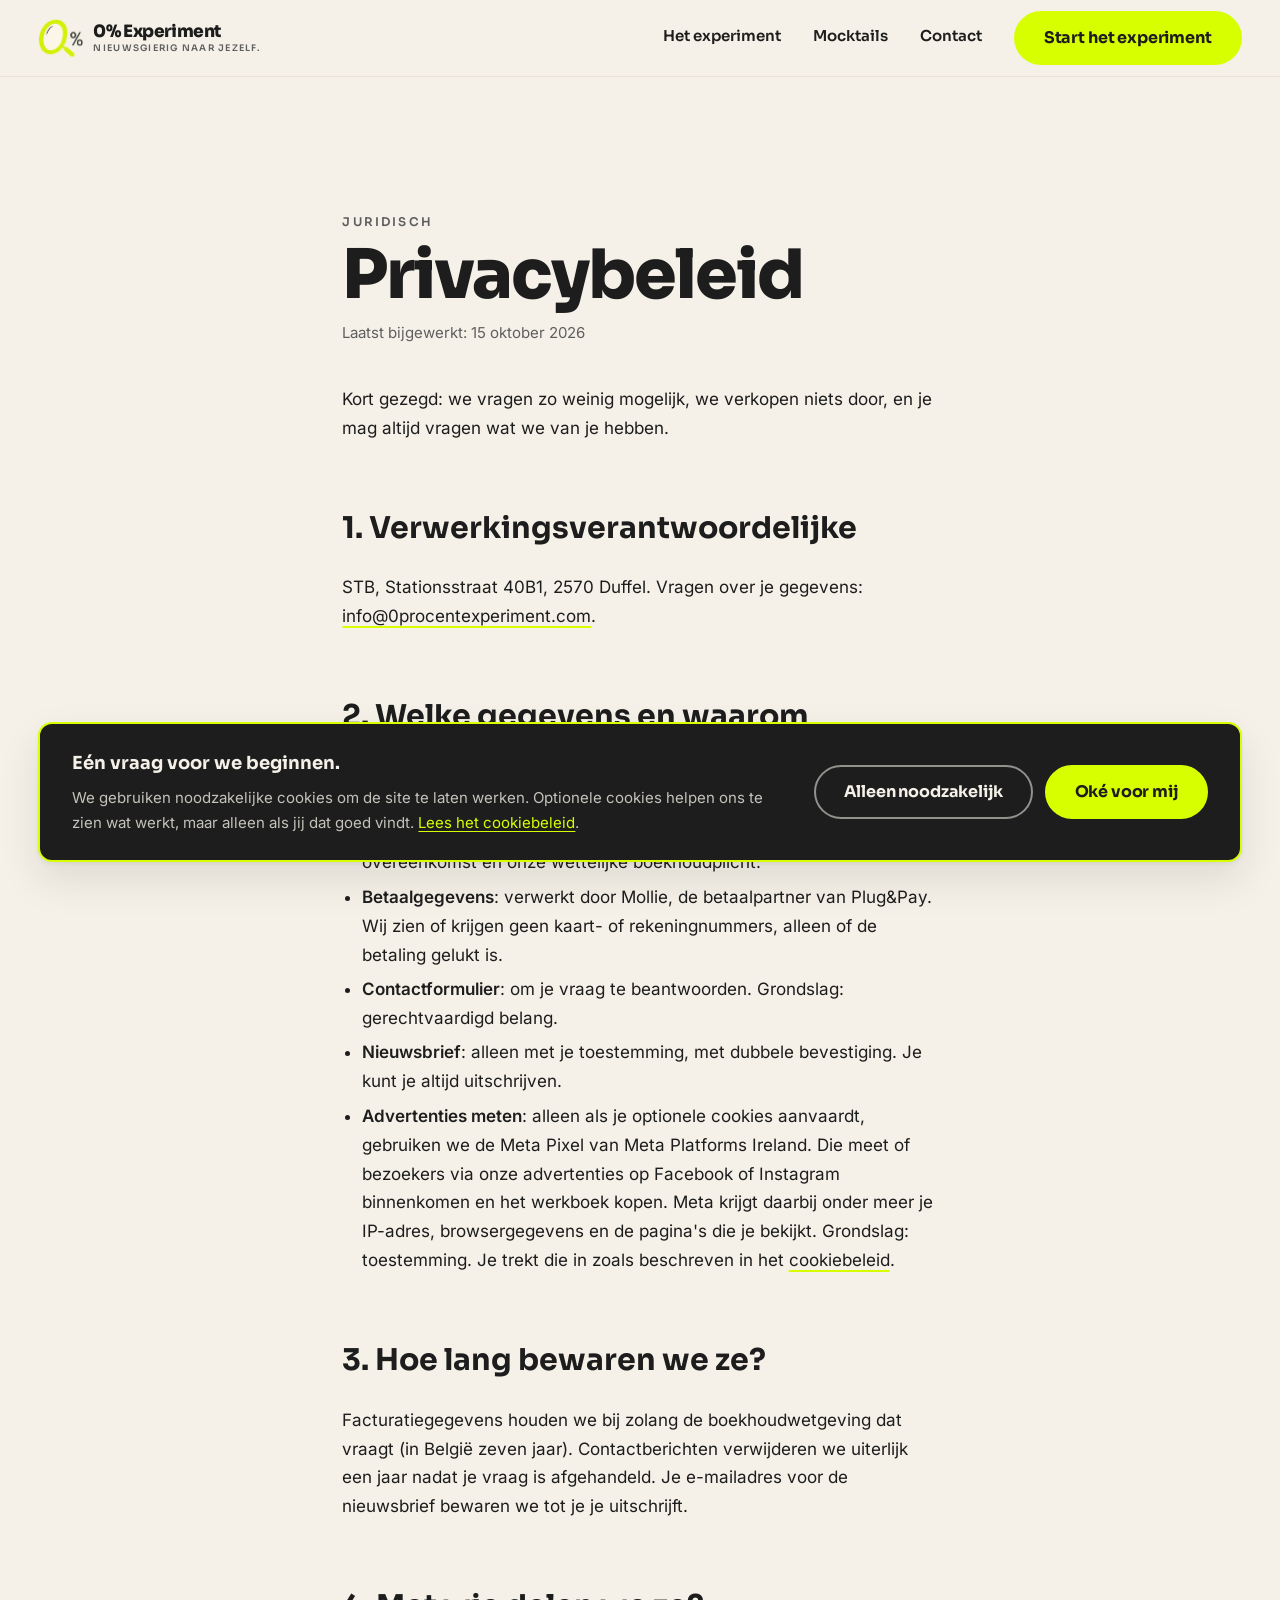
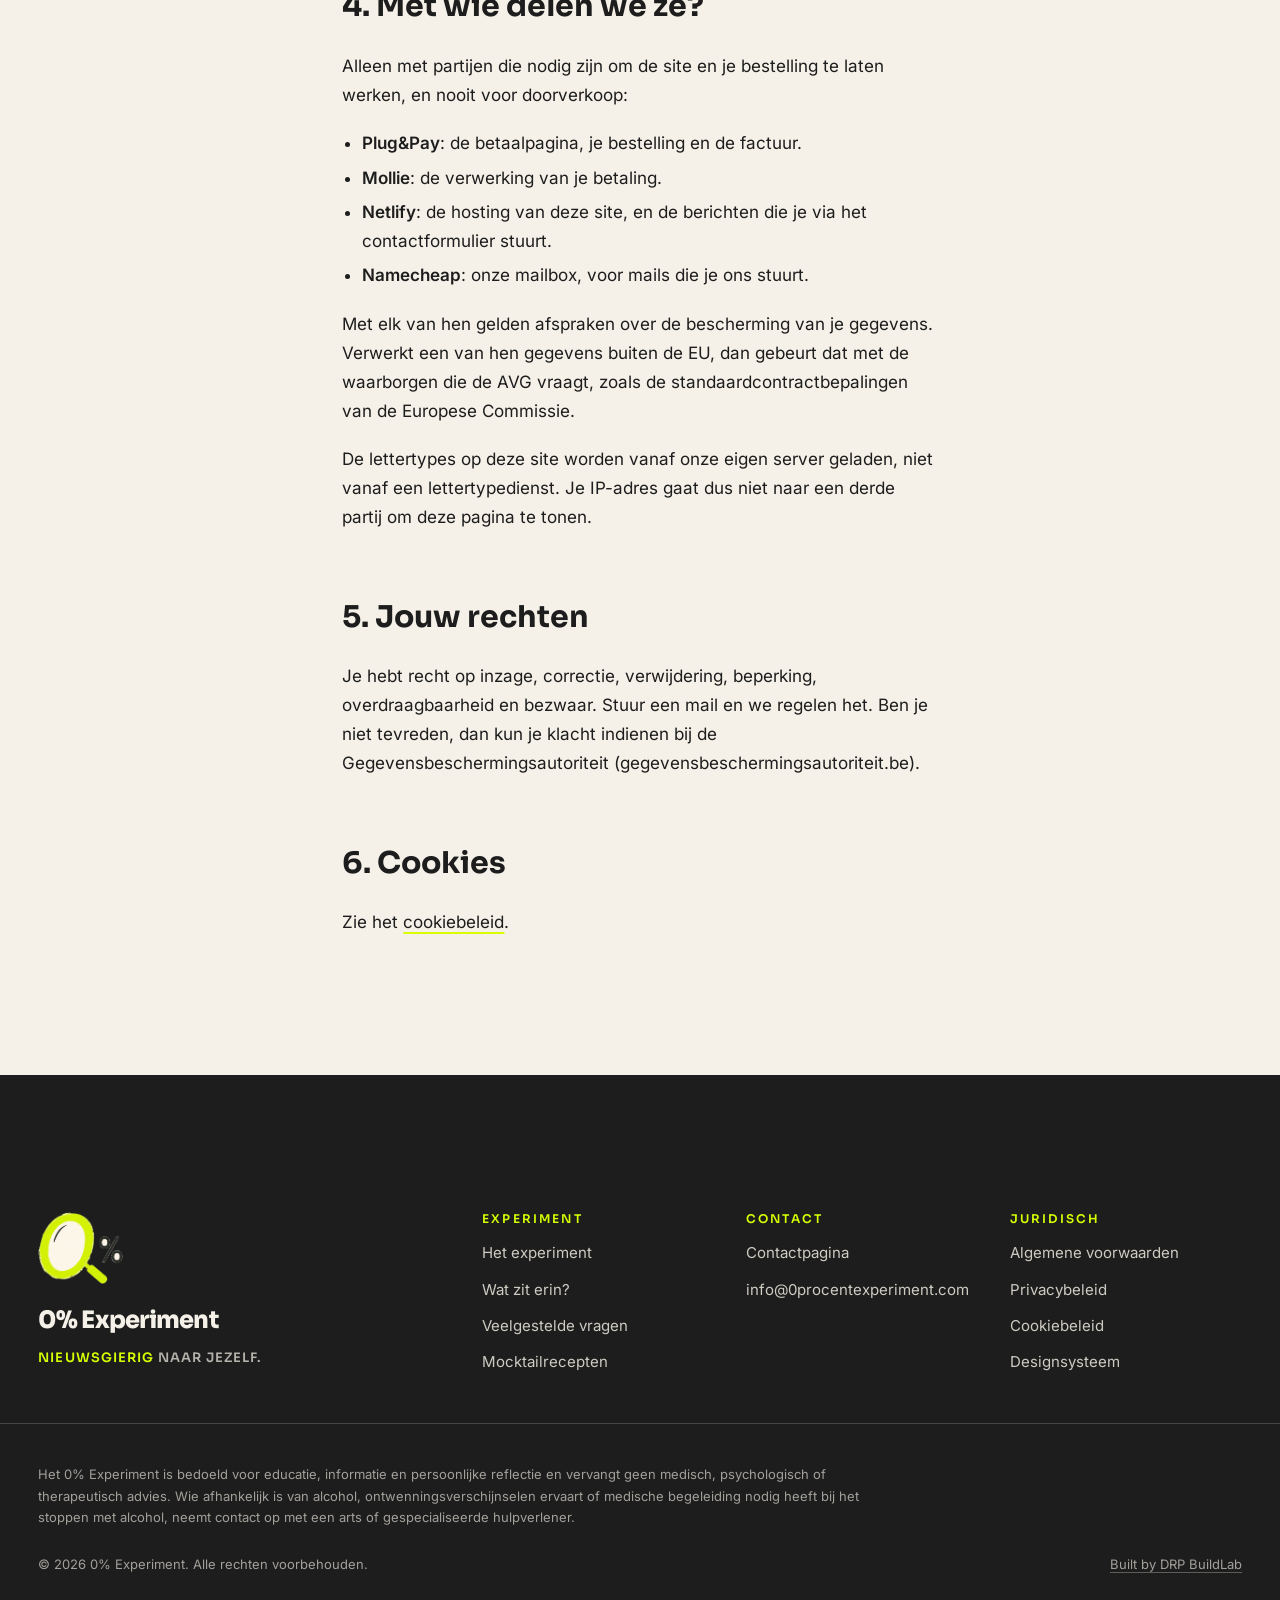
<file: privacybeleid.html>
<!doctype html>
<html lang="nl-BE">
	<head>
		<meta charset="utf-8" />
		<meta name="viewport" content="width=device-width, initial-scale=1" />
		<meta name="theme-color" content="#f5f1e8" />

		<title>Privacybeleid · 0% Experiment</title>
		<meta
			name="description"
			content="Welke gegevens 0% Experiment verzamelt, waarom, en wat jouw rechten zijn."
		/>
		<meta name="robots" content="index, follow, max-image-preview:large" />
		<link rel="canonical" href="https://0procentexperiment.com/privacybeleid.html" />

		<meta property="og:type" content="website" />
		<meta property="og:site_name" content="0% Experiment" />
		<meta property="og:title" content="Privacybeleid · 0% Experiment" />
		<meta
			property="og:description"
			content="Welke gegevens 0% Experiment verzamelt, waarom, en wat jouw rechten zijn."
		/>
		<meta property="og:url" content="https://0procentexperiment.com/privacybeleid.html" />
		<meta property="og:locale" content="nl_BE" />
		<meta property="og:image" content="https://0procentexperiment.com/assets/img/brand/og-image.png" />
		<meta property="og:image:width" content="1200" />
		<meta property="og:image:height" content="630" />
		<meta property="og:image:alt" content="0% Experiment: we halen één ding weg en kijken wat er overblijft. Digitaal werkboek, 30 dagen zonder alcohol." />
		<meta name="twitter:card" content="summary_large_image" />

		<link rel="icon" href="favicon.png" />
		<link rel="apple-touch-icon" href="apple-touch-icon.png" />
		<link rel="preload" href="assets/fonts/sora-latin-wght-normal.woff2" as="font" type="font/woff2" crossorigin />
		<link rel="preload" href="assets/fonts/inter-latin-wght-normal.woff2" as="font" type="font/woff2" crossorigin />
		<link rel="stylesheet" href="assets/css/main.css" />

		<script src="assets/js/config.js" defer></script>
		<script src="assets/js/shared.js" defer></script>
		<!-- prerender:jsonld · gebakken door tools/prerender.py, niet met de hand aanpassen -->
		<script type="application/ld+json">
		{
			"@context": "https://schema.org",
			"@graph": [
				{
					"@type": "Organization",
					"@id": "https://0procentexperiment.com/#organisatie",
					"name": "0% Experiment",
					"legalName": "STB",
					"url": "https://0procentexperiment.com/",
					"slogan": "Nieuwsgierig naar jezelf.",
					"logo": {
						"@type": "ImageObject",
						"url": "https://0procentexperiment.com/assets/img/brand/icon-512.png",
						"width": 512,
						"height": 512
					},
					"image": "https://0procentexperiment.com/assets/img/brand/og-image.png",
					"email": "info@0procentexperiment.com",
					"vatID": "BE1015886641",
					"address": {
						"@type": "PostalAddress",
						"streetAddress": "Stationsstraat 40B1",
						"postalCode": "2570",
						"addressLocality": "Duffel",
						"addressCountry": "BE"
					},
					"contactPoint": {
						"@type": "ContactPoint",
						"contactType": "customer support",
						"email": "info@0procentexperiment.com",
						"url": "https://0procentexperiment.com/contact.html",
						"availableLanguage": "nl"
					}
				},
				{
					"@type": "WebSite",
					"@id": "https://0procentexperiment.com/#website",
					"url": "https://0procentexperiment.com/",
					"name": "0% Experiment",
					"description": "Nieuwsgierig naar jezelf.",
					"inLanguage": "nl-BE",
					"publisher": {
						"@id": "https://0procentexperiment.com/#organisatie"
					}
				},
				{
					"@type": "WebPage",
					"@id": "https://0procentexperiment.com/privacybeleid.html#pagina",
					"url": "https://0procentexperiment.com/privacybeleid.html",
					"name": "Privacybeleid · 0% Experiment",
					"description": "Welke gegevens 0% Experiment verzamelt, waarom, en wat jouw rechten zijn.",
					"inLanguage": "nl-BE",
					"isPartOf": {
						"@id": "https://0procentexperiment.com/#website"
					},
					"primaryImageOfPage": {
						"@type": "ImageObject",
						"url": "https://0procentexperiment.com/assets/img/brand/og-image.png"
					},
					"breadcrumb": {
						"@type": "BreadcrumbList",
						"itemListElement": [
							{
								"@type": "ListItem",
								"position": 1,
								"name": "Home",
								"item": "https://0procentexperiment.com/"
							},
							{
								"@type": "ListItem",
								"position": 2,
								"name": "Privacybeleid",
								"item": "https://0procentexperiment.com/privacybeleid.html"
							}
						]
					}
				}
			]
		}
		</script>
		<!-- /prerender:jsonld -->
	</head>

	<body>
		<a href="#hoofdinhoud" class="c-skip">Naar de inhoud</a>

		<!-- prerender:header · gebakken door tools/prerender.py, niet met de hand aanpassen -->
		<header class="header">
			<div class="o-container header__inner"><a href="index.html" class="header__logo" aria-label="0% Experiment · naar de homepage"><img src="assets/img/brand/logo-mark.png" width="45" height="38" style="height: 38px; width: auto;" alt="0% Experiment · nieuwsgierig naar jezelf" decoding="async"><span class="header__wordmark" aria-hidden="true">0% Experiment<span class="header__payoff">Nieuwsgierig naar jezelf.</span></span></a>
				<nav class="header__nav" aria-label="Hoofdnavigatie"><a href="product.html" class="header__link">Het experiment</a><a href="mocktails.html" class="header__link">Mocktails</a><a href="contact.html" class="header__link">Contact</a><a href="product.html#start" class="c-btn c-btn--primary header__cta">Start het experiment</a>
				</nav><button class="header__toggle" type="button" aria-expanded="false" aria-controls="mobiel-menu"><span class="sr-only">Menu openen</span><span class="header__bars" aria-hidden="true"></span></button>
			</div>
			<div id="mobiel-menu" class="header__mobile" hidden="">
				<div class="o-container header__mobile-inner"><a href="product.html" class="header__mobile-link">Het experiment</a><a href="mocktails.html" class="header__mobile-link">Mocktails</a><a href="contact.html" class="header__mobile-link">Contact</a><a href="product.html#start" class="c-btn c-btn--primary c-btn--block">Start het experiment</a>
				</div>
			</div>
		</header>
		<!-- /prerender:header -->

		<main id="hoofdinhoud">
			<section class="o-section u-surface-creme">
				<div class="o-container o-container--reading">
					<article class="legal u-enter">
						<p class="t-eyebrow">Juridisch</p>
						<h1 class="t-h1 legal__title">Privacybeleid</h1>
						<p class="legal__meta t-small u-faint">Laatst bijgewerkt: 15 oktober 2026</p>

						<div class="legal__body t-prose">
							<p>
								Kort gezegd: we vragen zo weinig mogelijk, we verkopen niets door, en je mag
								altijd vragen wat we van je hebben.
							</p>

							<h2>1. Verwerkingsverantwoordelijke</h2>
							<p>
								<span data-site="company-name">STB</span>,
								<span data-site="company-address">Stationsstraat 40B1, 2570 Duffel</span>. Vragen over je gegevens:
								<a href="#" data-site="email">info@0procentexperiment.com</a>.
							</p>

							<h2>2. Welke gegevens en waarom</h2>
							<ul>
								<li>
									<strong>Bestelgegevens</strong> (naam, e-mailadres, factuuradres): om je
									bestelling te leveren en een factuur op te maken. Je vult ze in op de
									betaalpagina van Plug&amp;Pay, dat ze voor ons bewaart. Grondslag: uitvoering
									van de overeenkomst en onze wettelijke boekhoudplicht.
								</li>
								<li>
									<strong>Betaalgegevens</strong>: verwerkt door Mollie, de betaalpartner van
									Plug&amp;Pay. Wij zien of krijgen geen kaart- of rekeningnummers, alleen of de
									betaling gelukt is.
								</li>
								<li>
									<strong>Contactformulier</strong>: om je vraag te beantwoorden. Grondslag:
									gerechtvaardigd belang.
								</li>
								<li>
									<strong>Nieuwsbrief</strong>: alleen met je toestemming, met dubbele
									bevestiging. Je kunt je altijd uitschrijven.
								</li>
								<li>
									<strong>Advertenties meten</strong>: alleen als je optionele cookies aanvaardt,
									gebruiken we de Meta Pixel van Meta Platforms Ireland. Die meet of bezoekers via
									onze advertenties op Facebook of Instagram binnenkomen en het werkboek kopen.
									Meta krijgt daarbij onder meer je IP-adres, browsergegevens en de pagina's die je
									bekijkt. Grondslag: toestemming. Je trekt die in zoals beschreven in het
									<a href="cookiebeleid.html">cookiebeleid</a>.
								</li>
							</ul>

							<h2>3. Hoe lang bewaren we ze?</h2>
							<p>
								Facturatiegegevens houden we bij zolang de boekhoudwetgeving dat vraagt (in
								België zeven jaar). Contactberichten verwijderen we uiterlijk een jaar nadat je
								vraag is afgehandeld. Je e-mailadres voor de nieuwsbrief bewaren we tot je je
								uitschrijft.
							</p>

							<h2>4. Met wie delen we ze?</h2>
							<p>
								Alleen met partijen die nodig zijn om de site en je bestelling te laten werken,
								en nooit voor doorverkoop:
							</p>
							<ul>
								<li><strong>Plug&amp;Pay</strong>: de betaalpagina, je bestelling en de factuur.</li>
								<li><strong>Mollie</strong>: de verwerking van je betaling.</li>
								<li>
									<strong>Netlify</strong>: de hosting van deze site, en de berichten die je via het
									contactformulier stuurt.
								</li>
								<li><strong>Namecheap</strong>: onze mailbox, voor mails die je ons stuurt.</li>
							</ul>
							<p>
								Met elk van hen gelden afspraken over de bescherming van je gegevens. Verwerkt
								een van hen gegevens buiten de EU, dan gebeurt dat met de waarborgen die de AVG
								vraagt, zoals de standaardcontractbepalingen van de Europese Commissie.
							</p>
							<p>
								De lettertypes op deze site worden vanaf onze eigen server geladen, niet vanaf
								een lettertypedienst. Je IP-adres gaat dus niet naar een derde partij om deze
								pagina te tonen.
							</p>

							<h2>5. Jouw rechten</h2>
							<p>
								Je hebt recht op inzage, correctie, verwijdering, beperking, overdraagbaarheid en
								bezwaar. Stuur een mail en we regelen het. Ben je niet tevreden, dan kun je
								klacht indienen bij de Gegevensbeschermingsautoriteit
								(gegevensbeschermingsautoriteit.be).
							</p>

							<h2>6. Cookies</h2>
							<p>Zie het <a href="cookiebeleid.html">cookiebeleid</a>.</p>
						</div>
					</article>
				</div>
			</section>
		</main>

		<!-- prerender:footer · gebakken door tools/prerender.py, niet met de hand aanpassen -->
		<footer class="footer u-surface-ink">
			<div class="o-container footer__inner">
				<div class="footer__brand"><img src="assets/img/brand/logo-mark.png" width="85" height="72" style="height: 72px; width: auto;" alt="0% Experiment · nieuwsgierig naar jezelf" loading="lazy" decoding="async">
					<p class="footer__wordmark u-font-display">0% Experiment</p>
					<p class="footer__tagline"><span class="u-accent">Nieuwsgierig</span> naar jezelf.</p>
				</div>
				<nav class="footer__cols" aria-label="Footernavigatie">
					<div>
						<p class="t-eyebrow footer__heading">Experiment</p><a href="product.html">Het experiment</a><a href="product.html#inhoud">Wat zit erin?</a><a href="product.html#faq">Veelgestelde vragen</a><a href="mocktails.html">Mocktailrecepten</a>
					</div>
					<div>
						<p class="t-eyebrow footer__heading">Contact</p><a href="contact.html">Contactpagina</a><a href="mailto:info@0procentexperiment.com">info@0procentexperiment.com</a>
					</div>
					<div>
						<p class="t-eyebrow footer__heading">Juridisch</p><a href="algemene-voorwaarden.html">Algemene voorwaarden</a><a href="privacybeleid.html">Privacybeleid</a><a href="cookiebeleid.html">Cookiebeleid</a><a href="styleguide.html">Designsysteem</a>
					</div>
				</nav>
			</div>
			<div class="o-container">
				<p class="footer__disclaimer">Het 0% Experiment is bedoeld voor educatie, informatie en persoonlijke reflectie en vervangt geen medisch, psychologisch of therapeutisch advies. Wie afhankelijk is van alcohol, ontwenningsverschijnselen ervaart of medische begeleiding nodig heeft bij het stoppen met alcohol, neemt contact op met een arts of gespecialiseerde hulpverlener.</p>
				<div class="footer__bottom">
					<p class="footer__legal">© <span class="footer__year">2026</span> 0% Experiment. Alle rechten voorbehouden.</p>
					<p class="footer__credit" lang="en"><a href="https://drpbuildlab.com" target="_blank" rel="noopener">Built by DRP BuildLab</a></p>
				</div>
			</div>
		</footer>
		<!-- /prerender:footer -->
	</body>
</html>
</file>
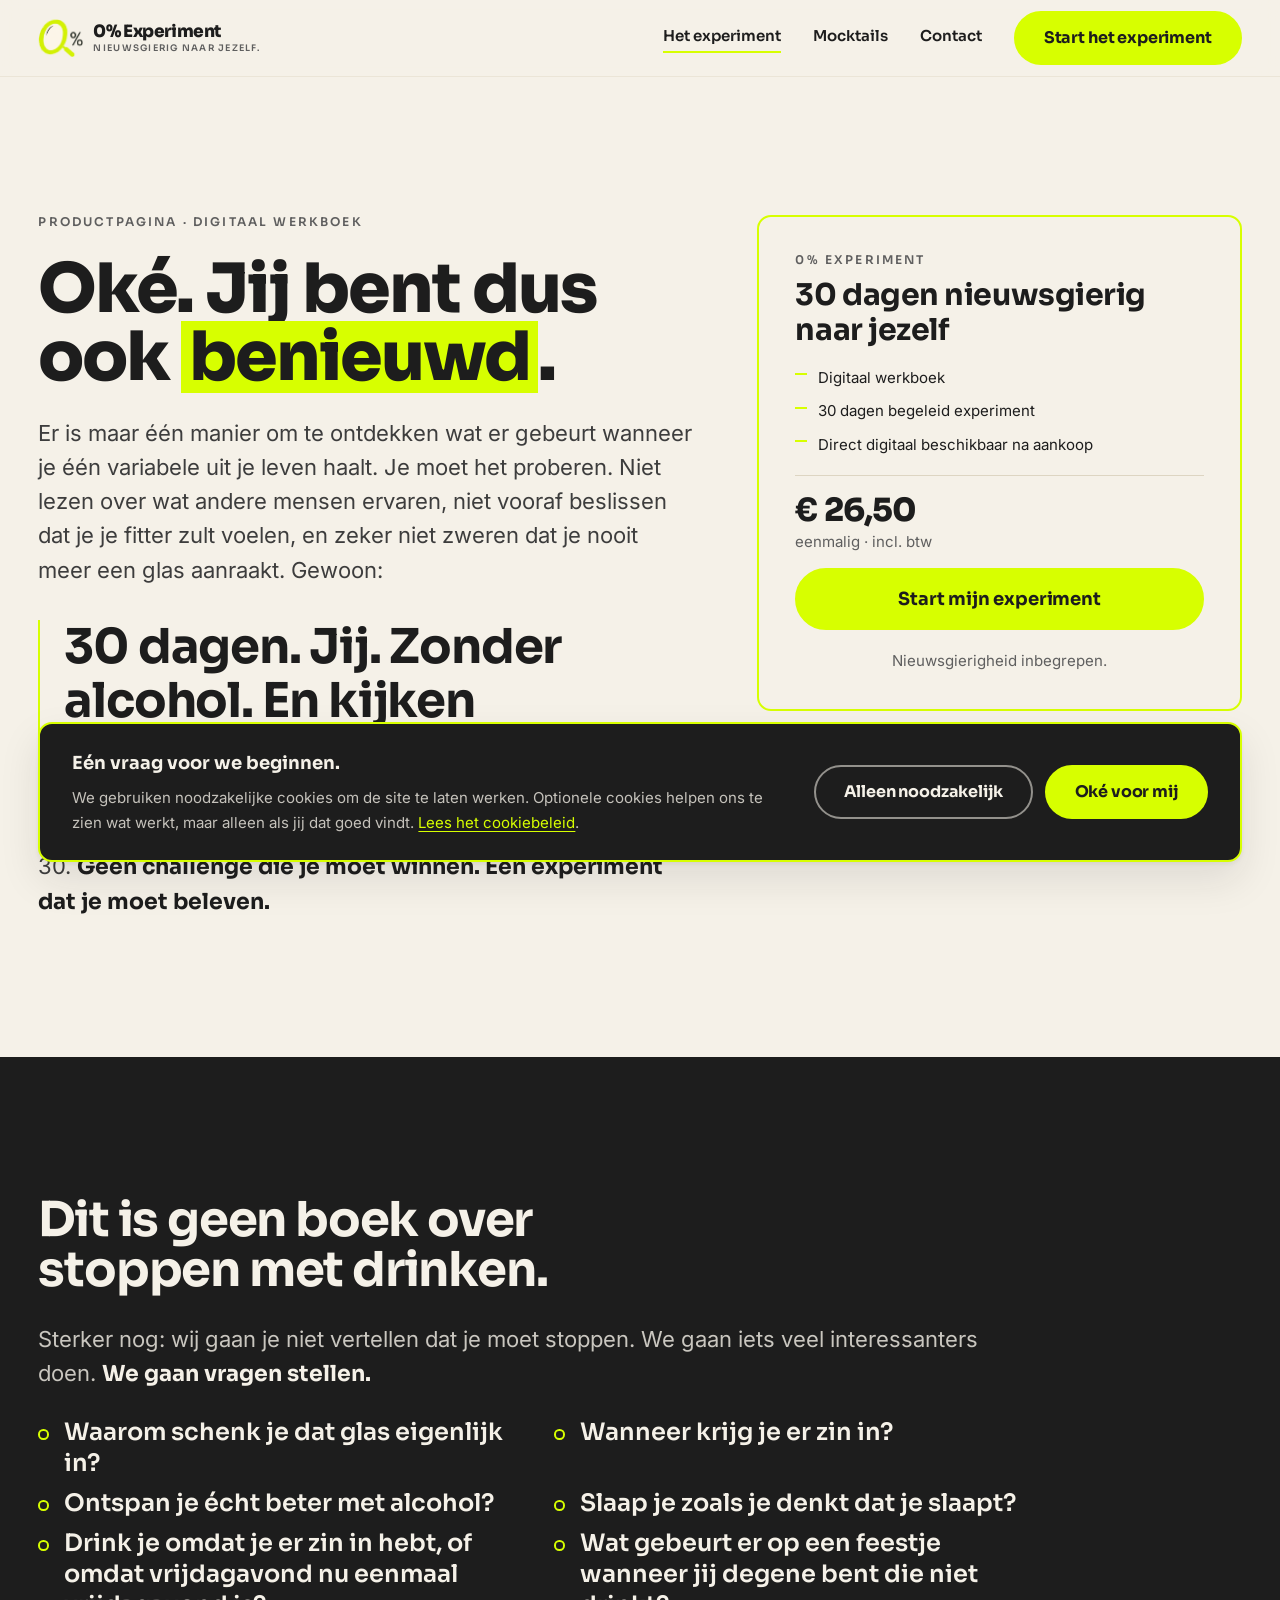
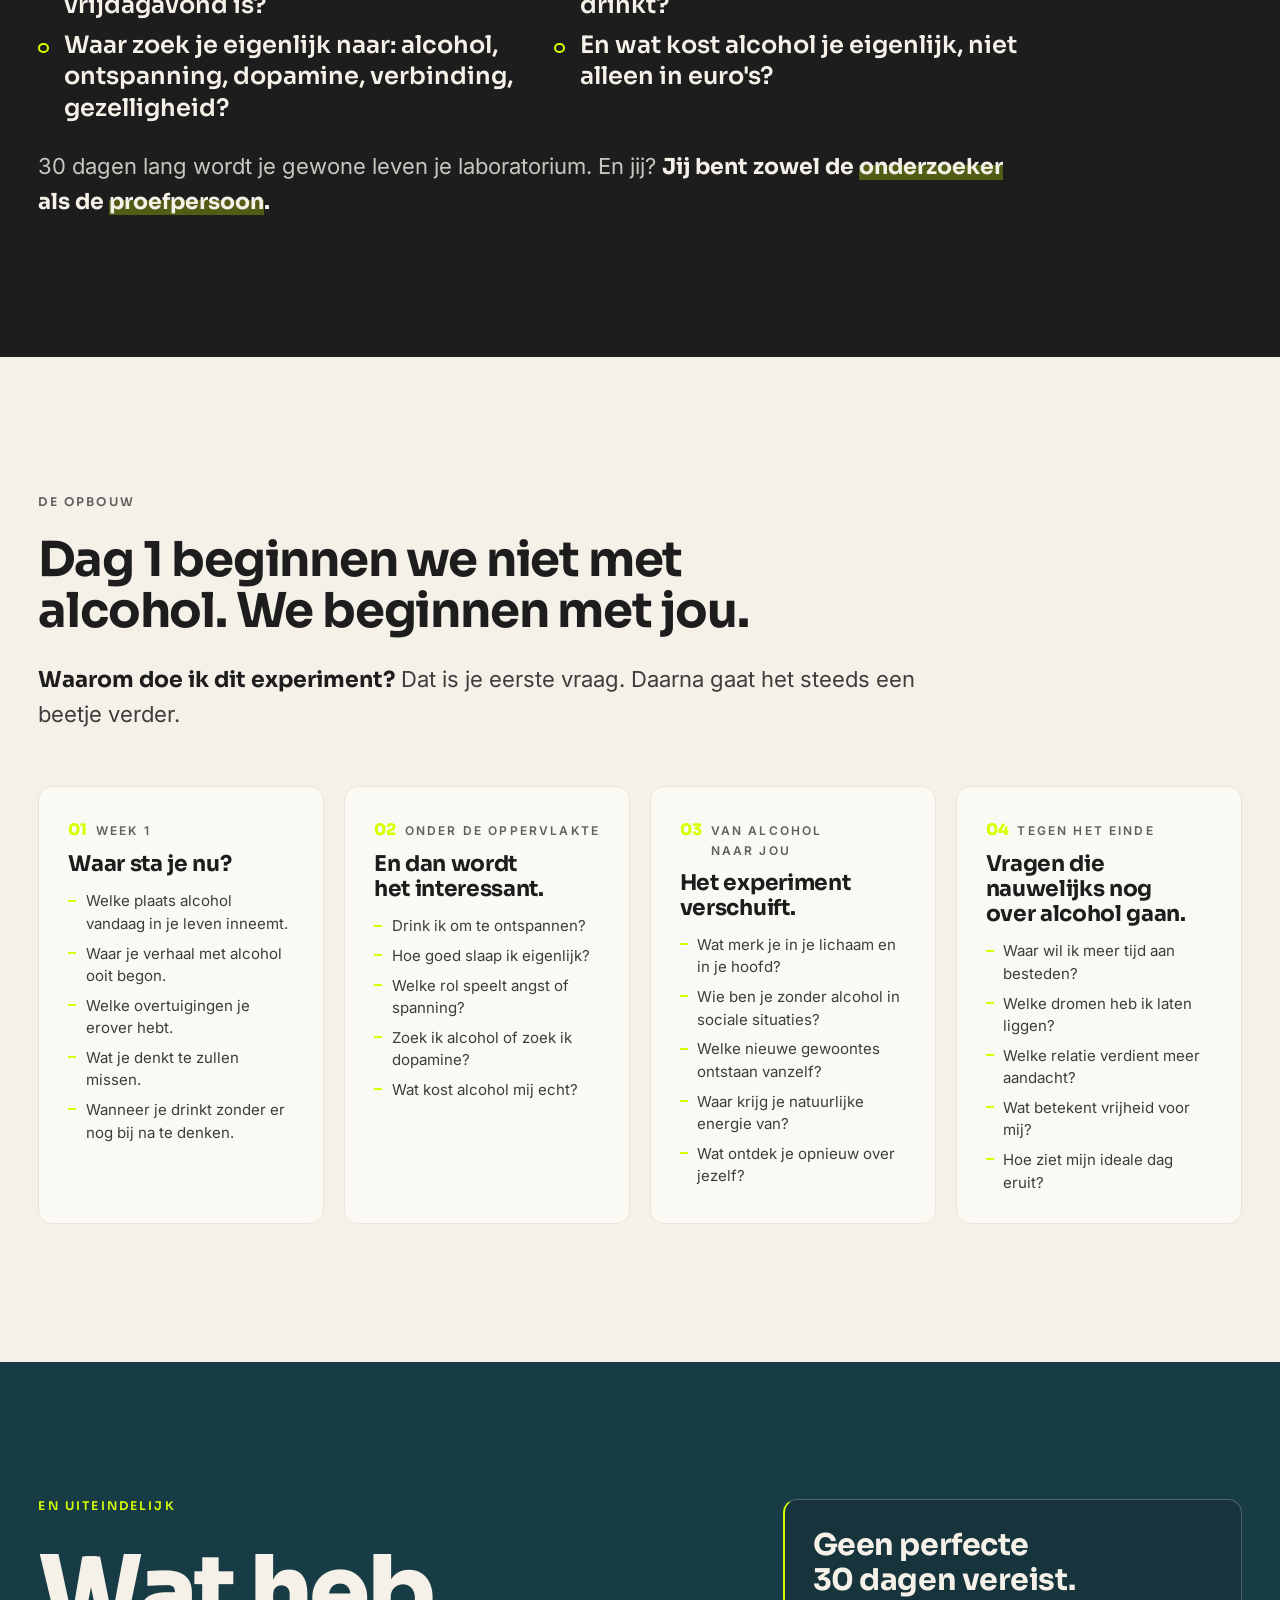
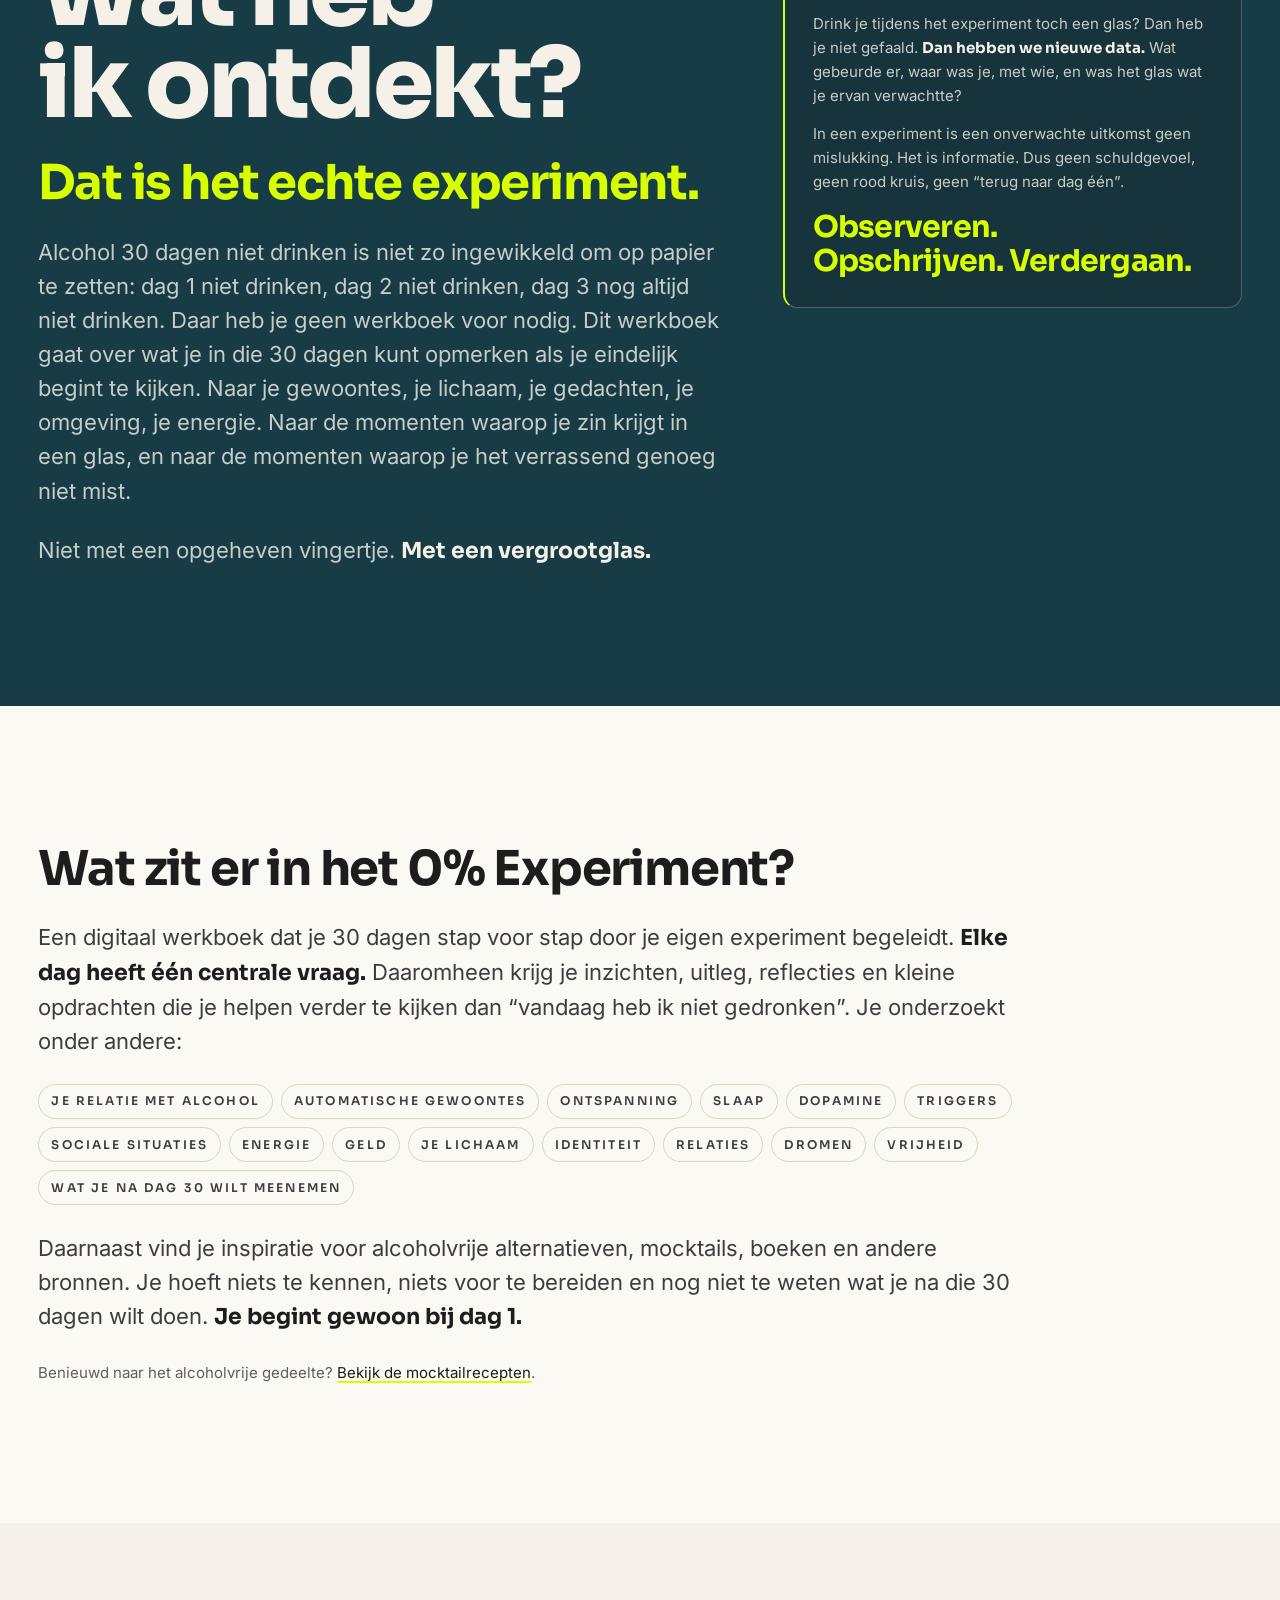
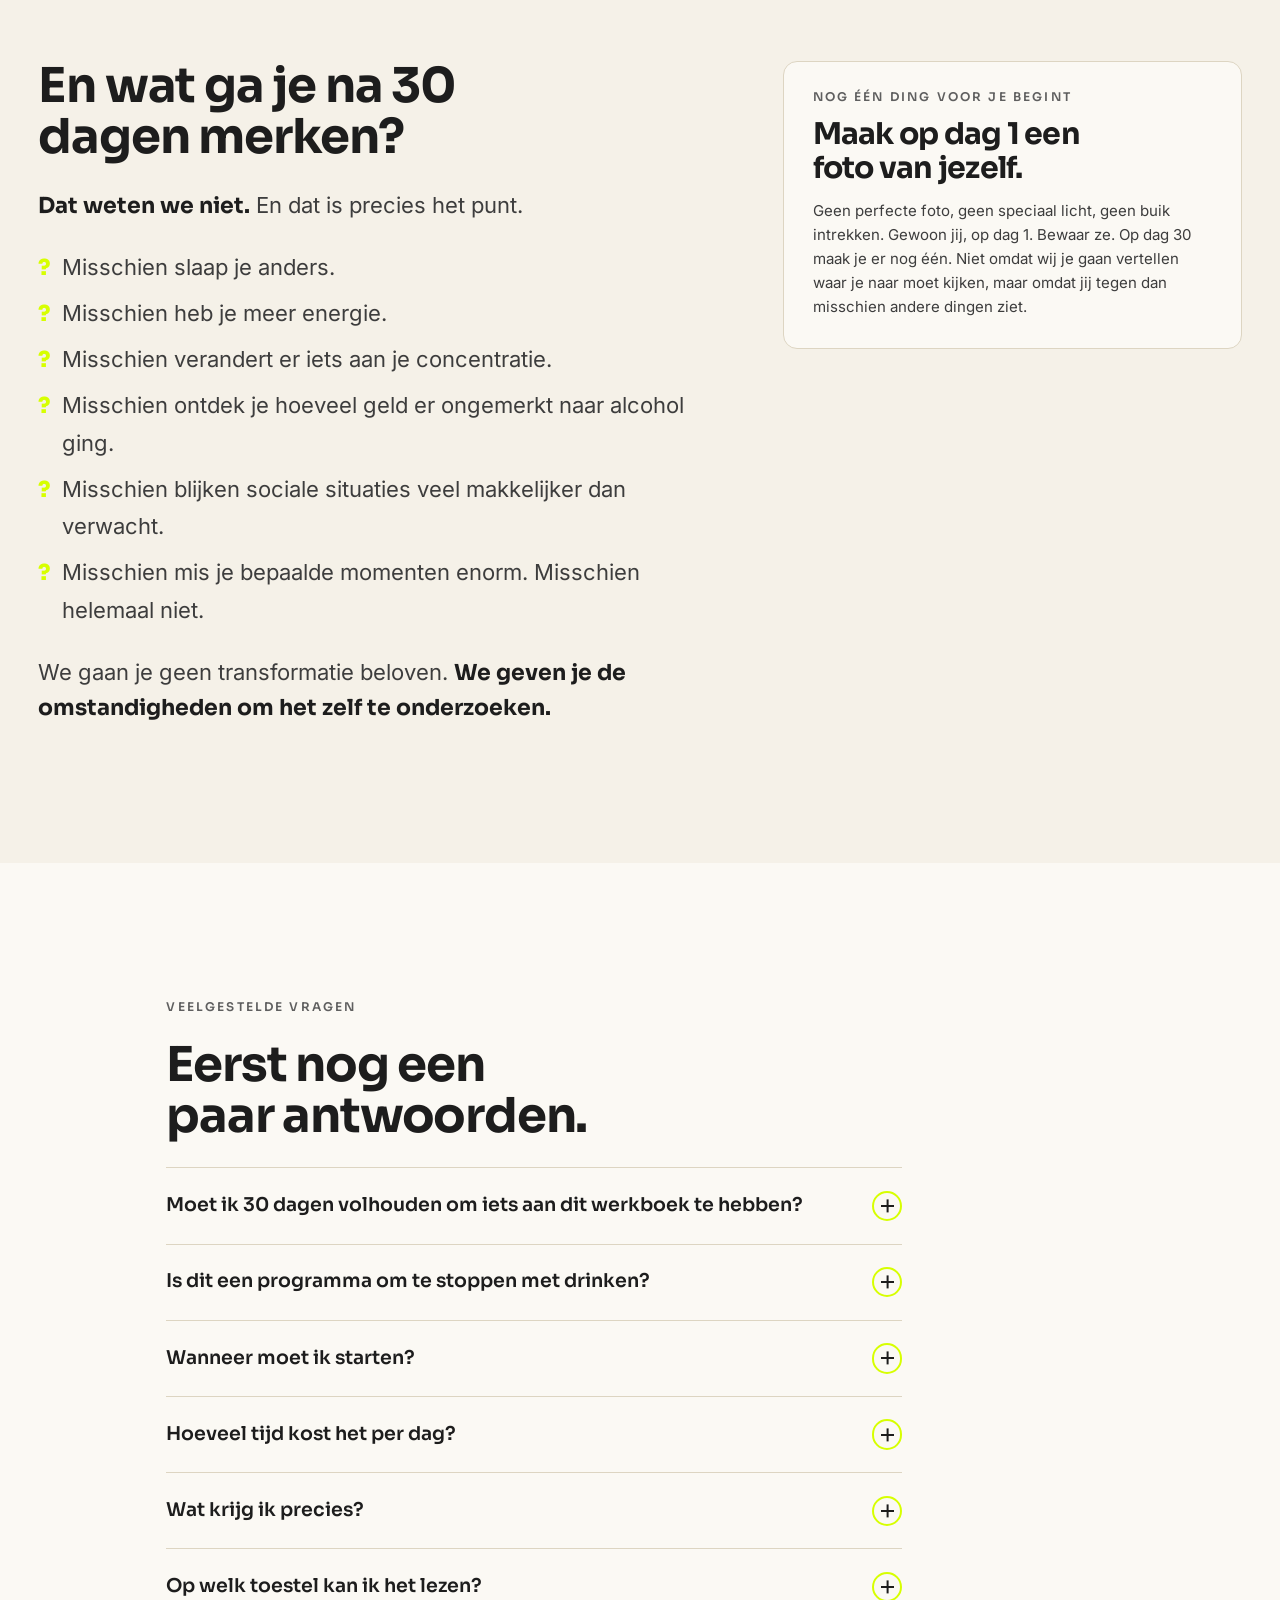
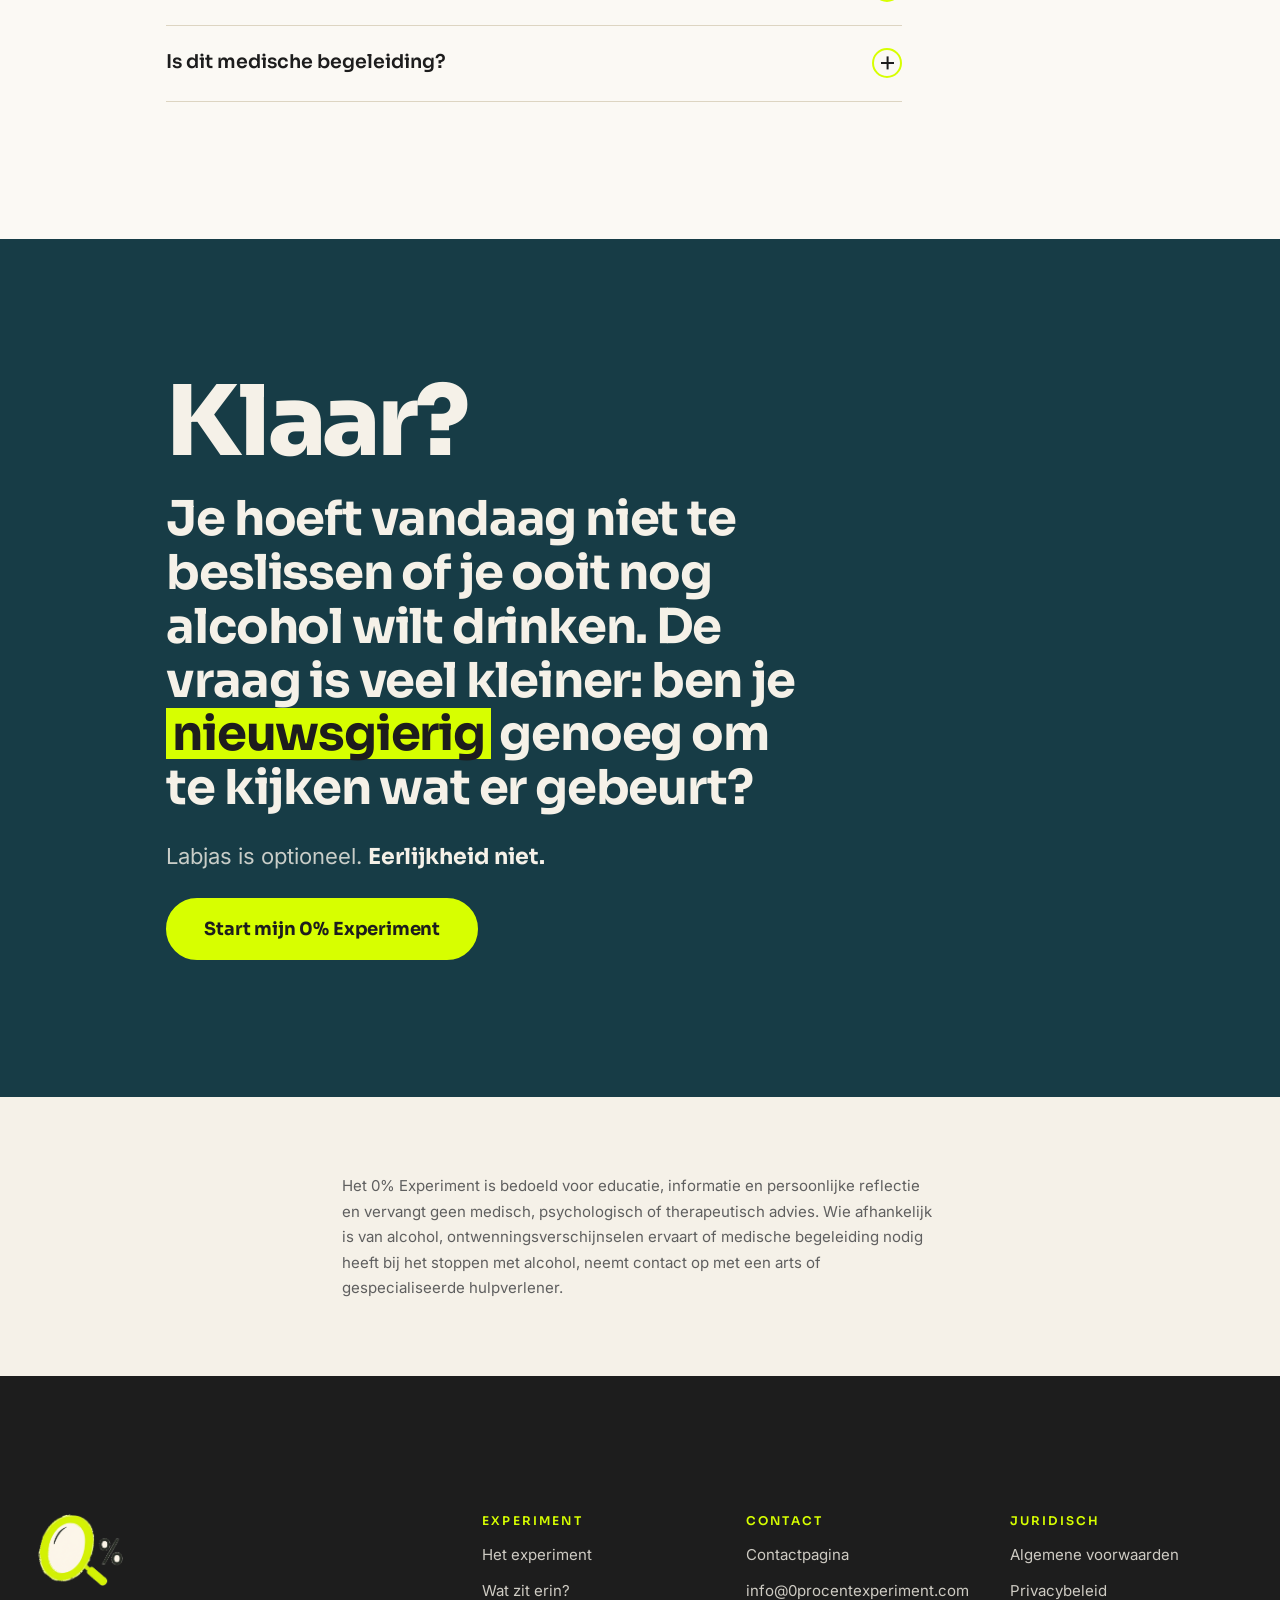
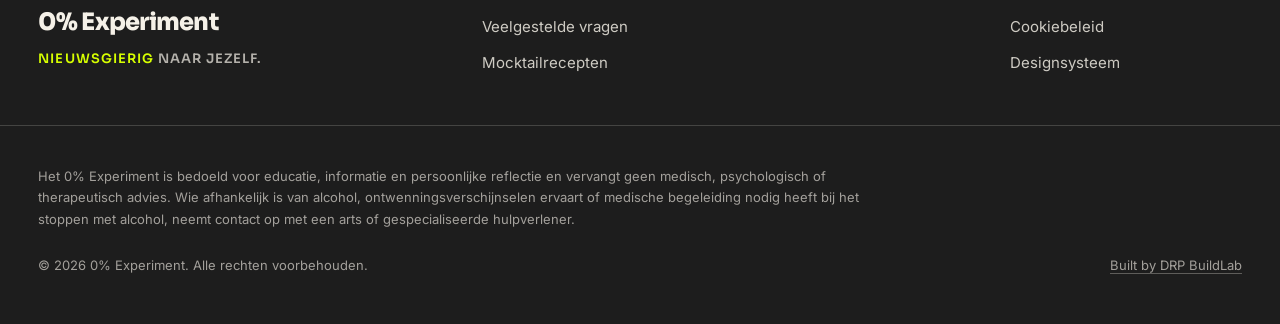
<file: product.html>
<!doctype html>
<html lang="nl-BE">
	<head>
		<meta charset="utf-8" />
		<meta name="viewport" content="width=device-width, initial-scale=1" />
		<meta name="theme-color" content="#f5f1e8" />

		<title>Digitaal werkboek: 30 dagen zonder alcohol · 0% Experiment</title>
		<meta
			name="description"
			content="Het 0% Experiment Werkboek begeleidt je van dag 1 tot dag 30. Geen challenge die je moet winnen. Een experiment dat je moet beleven."
		/>
		<meta name="robots" content="index, follow, max-image-preview:large" />
		<link rel="canonical" href="https://0procentexperiment.com/product.html" />

		<meta property="og:type" content="website" />
		<meta property="og:site_name" content="0% Experiment" />
		<meta property="og:title" content="Het experiment · 0% Experiment" />
		<meta
			property="og:description"
			content="Het 0% Experiment Werkboek begeleidt je van dag 1 tot dag 30. Geen challenge die je moet winnen. Een experiment dat je moet beleven."
		/>
		<meta property="og:url" content="https://0procentexperiment.com/product.html" />
		<meta property="og:locale" content="nl_BE" />
		<meta property="og:image" content="https://0procentexperiment.com/assets/img/brand/og-image.png" />
		<meta property="og:image:width" content="1200" />
		<meta property="og:image:height" content="630" />
		<meta property="og:image:alt" content="0% Experiment: we halen één ding weg en kijken wat er overblijft. Digitaal werkboek, 30 dagen zonder alcohol." />
		<meta name="twitter:card" content="summary_large_image" />

		<link rel="icon" href="favicon.png" />
		<link rel="apple-touch-icon" href="apple-touch-icon.png" />
		<link rel="preload" href="assets/fonts/sora-latin-wght-normal.woff2" as="font" type="font/woff2" crossorigin />
		<link rel="preload" href="assets/fonts/inter-latin-wght-normal.woff2" as="font" type="font/woff2" crossorigin />
		<link rel="stylesheet" href="assets/css/main.css" />
		<link rel="stylesheet" href="assets/css/page-product.css" />

		<script src="assets/js/config.js" defer></script>
		<script src="assets/js/shared.js" defer></script>
		<!-- prerender:jsonld · gebakken door tools/prerender.py, niet met de hand aanpassen -->
		<script type="application/ld+json">
		{
			"@context": "https://schema.org",
			"@graph": [
				{
					"@type": "Organization",
					"@id": "https://0procentexperiment.com/#organisatie",
					"name": "0% Experiment",
					"legalName": "STB",
					"url": "https://0procentexperiment.com/",
					"slogan": "Nieuwsgierig naar jezelf.",
					"logo": {
						"@type": "ImageObject",
						"url": "https://0procentexperiment.com/assets/img/brand/icon-512.png",
						"width": 512,
						"height": 512
					},
					"image": "https://0procentexperiment.com/assets/img/brand/og-image.png",
					"email": "info@0procentexperiment.com",
					"vatID": "BE1015886641",
					"address": {
						"@type": "PostalAddress",
						"streetAddress": "Stationsstraat 40B1",
						"postalCode": "2570",
						"addressLocality": "Duffel",
						"addressCountry": "BE"
					},
					"contactPoint": {
						"@type": "ContactPoint",
						"contactType": "customer support",
						"email": "info@0procentexperiment.com",
						"url": "https://0procentexperiment.com/contact.html",
						"availableLanguage": "nl"
					}
				},
				{
					"@type": "WebSite",
					"@id": "https://0procentexperiment.com/#website",
					"url": "https://0procentexperiment.com/",
					"name": "0% Experiment",
					"description": "Nieuwsgierig naar jezelf.",
					"inLanguage": "nl-BE",
					"publisher": {
						"@id": "https://0procentexperiment.com/#organisatie"
					}
				},
				{
					"@type": [
						"WebPage",
						"FAQPage"
					],
					"@id": "https://0procentexperiment.com/product.html#pagina",
					"url": "https://0procentexperiment.com/product.html",
					"name": "Digitaal werkboek: 30 dagen zonder alcohol · 0% Experiment",
					"description": "Het 0% Experiment Werkboek begeleidt je van dag 1 tot dag 30. Geen challenge die je moet winnen. Een experiment dat je moet beleven.",
					"inLanguage": "nl-BE",
					"isPartOf": {
						"@id": "https://0procentexperiment.com/#website"
					},
					"primaryImageOfPage": {
						"@type": "ImageObject",
						"url": "https://0procentexperiment.com/assets/img/brand/og-image.png"
					},
					"breadcrumb": {
						"@type": "BreadcrumbList",
						"itemListElement": [
							{
								"@type": "ListItem",
								"position": 1,
								"name": "Home",
								"item": "https://0procentexperiment.com/"
							},
							{
								"@type": "ListItem",
								"position": 2,
								"name": "Het experiment",
								"item": "https://0procentexperiment.com/product.html"
							}
						]
					},
					"about": {
						"@id": "https://0procentexperiment.com/product.html#product"
					},
					"mainEntity": [
						{
							"@type": "Question",
							"name": "Moet ik 30 dagen volhouden om iets aan dit werkboek te hebben?",
							"acceptedAnswer": {
								"@type": "Answer",
								"text": "Nee. Het werkboek gaat over wat je opmerkt, niet over een score. Drink je op dag 12 een glas, dan heb je nieuwe data en ga je gewoon verder bij dag 13."
							}
						},
						{
							"@type": "Question",
							"name": "Is dit een programma om te stoppen met drinken?",
							"acceptedAnswer": {
								"@type": "Answer",
								"text": "Nee. We vragen je niets te beloven over de rest van je leven. Je haalt 30 dagen lang één variabele weg en kijkt wat er gebeurt. Wat je daarna doet, beslis je zelf."
							}
						},
						{
							"@type": "Question",
							"name": "Wanneer moet ik starten?",
							"acceptedAnswer": {
								"@type": "Answer",
								"text": "Dat bepaal je zelf. Kies een dag die je past en open dan pas dag 1. Het experiment werkt het best wanneer je ontdekt wat er gebeurt terwijl het gebeurt."
							}
						},
						{
							"@type": "Question",
							"name": "Hoeveel tijd kost het per dag?",
							"acceptedAnswer": {
								"@type": "Answer",
								"text": "Elke dag heeft één centrale vraag met wat inzichten en een kleine opdracht. Reken op een tiental minuten. Meer mag, minder ook."
							}
						},
						{
							"@type": "Question",
							"name": "Wat krijg ik precies?",
							"acceptedAnswer": {
								"@type": "Answer",
								"text": "Een digitaal werkboek dat je 30 dagen stap voor stap begeleidt, plus inspiratie voor alcoholvrije alternatieven, mocktails, boeken en andere bronnen. Direct beschikbaar na aankoop."
							}
						},
						{
							"@type": "Question",
							"name": "Op welk toestel kan ik het lezen?",
							"acceptedAnswer": {
								"@type": "Answer",
								"text": "Op je computer, tablet of telefoon. Je downloadt het bestand na aankoop en bewaart het waar je wilt."
							}
						},
						{
							"@type": "Question",
							"name": "Is dit medische begeleiding?",
							"acceptedAnswer": {
								"@type": "Answer",
								"text": "Nee. Het 0% Experiment is bedoeld voor educatie, informatie en persoonlijke reflectie. Ben je afhankelijk van alcohol of heb je medische begeleiding nodig, neem dan contact op met een arts of gespecialiseerde hulpverlener."
							}
						}
					]
				},
				{
					"@type": "Product",
					"@id": "https://0procentexperiment.com/product.html#product",
					"name": "0% Experiment · Digitaal Werkboek",
					"description": "Het 0% Experiment Werkboek begeleidt je van dag 1 tot dag 30. Geen challenge die je moet winnen. Een experiment dat je moet beleven.",
					"sku": "werkboek-30-dagen",
					"category": "Digitaal werkboek",
					"image": [
						"https://0procentexperiment.com/assets/img/brand/og-image.png",
						"https://0procentexperiment.com/assets/img/brand/icon-512.png"
					],
					"brand": {
						"@type": "Brand",
						"name": "0% Experiment"
					},
					"manufacturer": {
						"@id": "https://0procentexperiment.com/#organisatie"
					},
					"url": "https://0procentexperiment.com/product.html",
					"offers": {
						"@type": "Offer",
						"url": "https://0procentexperiment.com/product.html",
						"price": "26.50",
						"priceCurrency": "EUR",
						"availability": "https://schema.org/InStock",
						"itemCondition": "https://schema.org/NewCondition",
						"seller": {
							"@id": "https://0procentexperiment.com/#organisatie"
						},
						"shippingDetails": {
							"@type": "OfferShippingDetails",
							"shippingRate": {
								"@type": "MonetaryAmount",
								"value": 0,
								"currency": "EUR"
							},
							"shippingDestination": {
								"@type": "DefinedRegion",
								"addressCountry": "BE"
							},
							"deliveryTime": {
								"@type": "ShippingDeliveryTime",
								"handlingTime": {
									"@type": "QuantitativeValue",
									"minValue": 0,
									"maxValue": 0,
									"unitCode": "DAY"
								},
								"transitTime": {
									"@type": "QuantitativeValue",
									"minValue": 0,
									"maxValue": 0,
									"unitCode": "DAY"
								}
							}
						},
						"hasMerchantReturnPolicy": {
							"@type": "MerchantReturnPolicy",
							"applicableCountry": "BE",
							"returnPolicyCategory": "https://schema.org/MerchantReturnNotPermitted",
							"merchantReturnLink": "https://0procentexperiment.com/algemene-voorwaarden.html#herroepingsrecht"
						}
					}
				}
			]
		}
		</script>
		<!-- /prerender:jsonld -->
	</head>

	<body>
		<a href="#hoofdinhoud" class="c-skip">Naar de inhoud</a>

		<!-- prerender:header · gebakken door tools/prerender.py, niet met de hand aanpassen -->
		<header class="header">
			<div class="o-container header__inner"><a href="index.html" class="header__logo" aria-label="0% Experiment · naar de homepage"><img src="assets/img/brand/logo-mark.png" width="45" height="38" style="height: 38px; width: auto;" alt="0% Experiment · nieuwsgierig naar jezelf" decoding="async"><span class="header__wordmark" aria-hidden="true">0% Experiment<span class="header__payoff">Nieuwsgierig naar jezelf.</span></span></a>
				<nav class="header__nav" aria-label="Hoofdnavigatie"><a href="product.html" class="header__link is-active" aria-current="page">Het experiment</a><a href="mocktails.html" class="header__link">Mocktails</a><a href="contact.html" class="header__link">Contact</a><a href="product.html#start" class="c-btn c-btn--primary header__cta">Start het experiment</a>
				</nav><button class="header__toggle" type="button" aria-expanded="false" aria-controls="mobiel-menu"><span class="sr-only">Menu openen</span><span class="header__bars" aria-hidden="true"></span></button>
			</div>
			<div id="mobiel-menu" class="header__mobile" hidden="">
				<div class="o-container header__mobile-inner"><a href="product.html" class="header__mobile-link">Het experiment</a><a href="mocktails.html" class="header__mobile-link">Mocktails</a><a href="contact.html" class="header__mobile-link">Contact</a><a href="product.html#start" class="c-btn c-btn--primary c-btn--block">Start het experiment</a>
				</div>
			</div>
		</header>
		<!-- /prerender:header -->

		<main id="hoofdinhoud">
			<!-- ─── OPENING + AANBOD ───────────────────────────────────────────
			     The offer used to sit eight sections down, so anyone who wanted
			     to buy had to read the whole page first. It now shares the
			     opening: the pitch on the left, the card on the right, sticky on
			     desktop so the price travels with the reader. -->
			<section class="o-section u-surface-creme lead" id="start">
				<div class="o-container">
					<div class="lead__grid">
						<div class="stack u-enter lead__copy">
							<p class="t-eyebrow">Productpagina · digitaal werkboek</p>
							<h1 class="t-h1">Oké. Jij bent dus ook <span class="u-mark">benieuwd</span>.</h1>

							<p class="body">
								Er is maar één manier om te ontdekken wat er gebeurt wanneer je één variabele
								uit je leven haalt. Je moet het proberen. Niet lezen over wat andere mensen
								ervaren, niet vooraf beslissen dat je je fitter zult voelen, en zeker niet
								zweren dat je nooit meer een glas aanraakt. Gewoon:
							</p>

							<p class="c-statement pull">
								30 dagen. Jij. Zonder alcohol. En kijken wat er gebeurt.
							</p>

							<p class="body">
								Het 0% Experiment Werkboek begeleidt je van dag 1 tot dag 30.
								<span class="body__strong"
									>Geen challenge die je moet winnen. Een experiment dat je moet beleven.</span
								>
							</p>
						</div>

						<aside class="offer__card lead__card" id="koop">
							<p class="t-eyebrow">0% Experiment</p>
							<p class="offer__title t-h3" data-site="product-subtitle">
								30 dagen nieuwsgierig naar jezelf
							</p>
							<ul class="offer__features">
								<li>Digitaal werkboek</li>
								<li>30 dagen begeleid experiment</li>
								<li>Direct digitaal beschikbaar na aankoop</li>
							</ul>
							<div class="offer__price"><p class="price price--todo" data-price></p></div>
							<div class="buy buy--block">
								<a class="c-btn c-btn--primary c-btn--lg c-btn--block" data-buy
									>Start mijn experiment</a
								>
							</div>
							<p class="offer__footnote" data-site="product-footnote">
								Nieuwsgierigheid inbegrepen.
							</p>
						</aside>
					</div>
				</div>
			</section>

			<!-- ─── GEEN BOEK OVER STOPPEN ─────────────────────────────────────
			     The eight questions run two abreast from tablet up: the same
			     list, half the scroll. -->
			<section class="o-section u-surface-ink">
				<div class="o-container">
					<div class="stack stack--wide" data-reveal>
						<h2 class="t-h2">Dit is geen boek over stoppen met drinken.</h2>
						<p class="body">
							Sterker nog: wij gaan je niet vertellen dat je moet stoppen. We gaan iets veel
							interessanters doen. <span class="body__strong">We gaan vragen stellen.</span>
						</p>

						<ul class="c-questions c-questions--split">
							<li>Waarom schenk je dat glas eigenlijk in?</li>
							<li>Wanneer krijg je er zin in?</li>
							<li>Ontspan je écht beter met alcohol?</li>
							<li>Slaap je zoals je denkt dat je slaapt?</li>
							<li>
								Drink je omdat je er zin in hebt, of omdat vrijdagavond nu eenmaal
								vrijdagavond is?
							</li>
							<li>Wat gebeurt er op een feestje wanneer jij degene bent die niet drinkt?</li>
							<li>
								Waar zoek je eigenlijk naar: alcohol, ontspanning, dopamine, verbinding,
								gezelligheid?
							</li>
							<li>En wat kost alcohol je eigenlijk, niet alleen in euro's?</li>
						</ul>

						<p class="body">
							30 dagen lang wordt je gewone leven je laboratorium. En jij?
							<span class="body__strong"
								>Jij bent zowel de <span class="u-mark--soft">onderzoeker</span> als de
								<span class="u-mark--soft">proefpersoon</span>.</span
							>
						</p>
					</div>
				</div>
			</section>

			<!-- ─── DE OPBOUW VAN 30 DAGEN ─────────────────────────────────────
			     Four phases that used to be four stacked sections with a rule
			     between them. As a grid of cards the arc is visible at a glance
			     instead of only after four screens of scrolling. -->
			<section class="o-section u-surface-creme">
				<div class="o-container">
					<div class="stack stack--wide" data-reveal>
						<p class="t-eyebrow">De opbouw</p>
						<h2 class="t-h2">Dag 1 beginnen we niet met alcohol. We beginnen met jou.</h2>
						<p class="body">
							<span class="body__strong">Waarom doe ik dit experiment?</span> Dat is je eerste
							vraag. Daarna gaat het steeds een beetje verder.
						</p>
					</div>

					<ol class="phases" data-reveal>
						<li class="c-card phase">
							<p class="phase__label">Week 1</p>
							<h3 class="t-h3 phase__title">Waar sta je nu?</h3>
							<ul class="phase__list">
								<li>Welke plaats alcohol vandaag in je leven inneemt.</li>
								<li>Waar je verhaal met alcohol ooit begon.</li>
								<li>Welke overtuigingen je erover hebt.</li>
								<li>Wat je denkt te zullen missen.</li>
								<li>Wanneer je drinkt zonder er nog bij na te denken.</li>
							</ul>
						</li>

						<li class="c-card phase">
							<p class="phase__label">Onder de oppervlakte</p>
							<h3 class="t-h3 phase__title">En dan wordt het interessant.</h3>
							<ul class="phase__list">
								<li>Drink ik om te ontspannen?</li>
								<li>Hoe goed slaap ik eigenlijk?</li>
								<li>Welke rol speelt angst of spanning?</li>
								<li>Zoek ik alcohol of zoek ik dopamine?</li>
								<li>Wat kost alcohol mij echt?</li>
							</ul>
						</li>

						<li class="c-card phase">
							<p class="phase__label">Van alcohol naar jou</p>
							<h3 class="t-h3 phase__title">Het experiment verschuift.</h3>
							<ul class="phase__list">
								<li>Wat merk je in je lichaam en in je hoofd?</li>
								<li>Wie ben je zonder alcohol in sociale situaties?</li>
								<li>Welke nieuwe gewoontes ontstaan vanzelf?</li>
								<li>Waar krijg je natuurlijke energie van?</li>
								<li>Wat ontdek je opnieuw over jezelf?</li>
							</ul>
						</li>

						<li class="c-card phase">
							<p class="phase__label">Tegen het einde</p>
							<h3 class="t-h3 phase__title">Vragen die nauwelijks nog over alcohol gaan.</h3>
							<ul class="phase__list">
								<li>Waar wil ik meer tijd aan besteden?</li>
								<li>Welke dromen heb ik laten liggen?</li>
								<li>Welke relatie verdient meer aandacht?</li>
								<li>Wat betekent vrijheid voor mij?</li>
								<li>Hoe ziet mijn ideale dag eruit?</li>
							</ul>
						</li>
					</ol>
				</div>
			</section>

			<!-- ─── MET EEN VERGROOTGLAS ───────────────────────────────────────
			     "Wat heb ik ontdekt" and "Geen perfecte 30 dagen" made the same
			     point twice: looking is the work, and a slip is data. Merged. -->
			<section class="o-section u-surface-petrol">
				<div class="o-container">
					<div class="magnify" data-reveal>
						<div class="stack">
							<p class="t-eyebrow">En uiteindelijk</p>
							<h2 class="t-display finale">Wat heb ik ontdekt?</h2>
							<p class="c-statement finale__sub">Dat is het echte experiment.</p>

							<p class="body">
								Alcohol 30 dagen niet drinken is niet zo ingewikkeld om op papier te zetten:
								dag 1 niet drinken, dag 2 niet drinken, dag 3 nog altijd niet drinken. Daar
								heb je geen werkboek voor nodig. Dit werkboek gaat over wat je in die 30 dagen
								kunt opmerken als je eindelijk begint te kijken. Naar je gewoontes, je
								lichaam, je gedachten, je omgeving, je energie. Naar de momenten waarop je zin
								krijgt in een glas, en naar de momenten waarop je het verrassend genoeg niet
								mist.
							</p>
							<p class="body">
								Niet met een opgeheven vingertje.
								<span class="body__strong">Met een vergrootglas.</span>
							</p>
						</div>

						<div class="slip">
							<h3 class="t-h3 slip__title">Geen perfecte 30 dagen vereist.</h3>
							<p class="slip__text">
								Drink je tijdens het experiment toch een glas? Dan heb je niet gefaald.
								<strong>Dan hebben we nieuwe data.</strong> Wat gebeurde er, waar was je, met
								wie, en was het glas wat je ervan verwachtte?
							</p>
							<p class="slip__text">
								In een experiment is een onverwachte uitkomst geen mislukking. Het is
								informatie. Dus geen schuldgevoel, geen rood kruis, geen “terug naar dag één”.
							</p>
							<p class="c-statement slip__pull">Observeren. Opschrijven. Verdergaan.</p>
						</div>
					</div>
				</div>
			</section>

			<!-- ─── WAT ZIT ERIN ───────────────────────────────────────────── -->
			<section class="o-section u-surface-raised" id="inhoud">
				<div class="o-container">
					<div class="stack stack--wide" data-reveal>
						<h2 class="t-h2">Wat zit er in het 0% Experiment?</h2>
						<p class="body">
							Een digitaal werkboek dat je 30 dagen stap voor stap door je eigen experiment
							begeleidt. <span class="body__strong">Elke dag heeft één centrale vraag.</span>
							Daaromheen krijg je inzichten, uitleg, reflecties en kleine opdrachten die je
							helpen verder te kijken dan “vandaag heb ik niet gedronken”. Je onderzoekt onder
							andere:
						</p>

						<ul class="themes">
							<li class="c-tag">je relatie met alcohol</li>
							<li class="c-tag">automatische gewoontes</li>
							<li class="c-tag">ontspanning</li>
							<li class="c-tag">slaap</li>
							<li class="c-tag">dopamine</li>
							<li class="c-tag">triggers</li>
							<li class="c-tag">sociale situaties</li>
							<li class="c-tag">energie</li>
							<li class="c-tag">geld</li>
							<li class="c-tag">je lichaam</li>
							<li class="c-tag">identiteit</li>
							<li class="c-tag">relaties</li>
							<li class="c-tag">dromen</li>
							<li class="c-tag">vrijheid</li>
							<li class="c-tag">wat je na dag 30 wilt meenemen</li>
						</ul>

						<p class="body">
							Daarnaast vind je inspiratie voor alcoholvrije alternatieven, mocktails, boeken
							en andere bronnen. Je hoeft niets te kennen, niets voor te bereiden en nog niet
							te weten wat je na die 30 dagen wilt doen.
							<span class="body__strong">Je begint gewoon bij dag 1.</span>
						</p>

						<p class="mocktail-link">
							Benieuwd naar het alcoholvrije gedeelte?
							<a href="mocktails.html">Bekijk de mocktailrecepten</a>.
						</p>
					</div>
				</div>
			</section>

			<!-- ─── NA 30 DAGEN + DE FOTO ─────────────────────────────────────
			     The "misschien" list and the day-1 photo both belong to what
			     happens after, so they share a section and a row. -->
			<section class="o-section u-surface-creme">
				<div class="o-container">
					<div class="after" data-reveal>
						<div class="stack">
							<h2 class="t-h2">En wat ga je na 30 dagen merken?</h2>
							<p class="body">
								<span class="body__strong">Dat weten we niet.</span> En dat is precies het
								punt.
							</p>

							<ul class="maybe">
								<li>Misschien slaap je anders.</li>
								<li>Misschien heb je meer energie.</li>
								<li>Misschien verandert er iets aan je concentratie.</li>
								<li>Misschien ontdek je hoeveel geld er ongemerkt naar alcohol ging.</li>
								<li>Misschien blijken sociale situaties veel makkelijker dan verwacht.</li>
								<li>Misschien mis je bepaalde momenten enorm. Misschien helemaal niet.</li>
							</ul>

							<p class="body">
								We gaan je geen transformatie beloven.
								<span class="body__strong"
									>We geven je de omstandigheden om het zelf te onderzoeken.</span
								>
							</p>
						</div>

						<aside class="c-card photo">
							<p class="t-eyebrow">Nog één ding voor je begint</p>
							<p class="c-statement photo__pull">Maak op dag 1 een foto van jezelf.</p>
							<p class="photo__text">
								Geen perfecte foto, geen speciaal licht, geen buik intrekken. Gewoon jij, op
								dag 1. Bewaar ze. Op dag 30 maak je er nog één. Niet omdat wij je gaan
								vertellen waar je naar moet kijken, maar omdat jij tegen dan misschien andere
								dingen ziet.
							</p>
						</aside>
					</div>
				</div>
			</section>

			<!-- ─── FAQ ────────────────────────────────────────────────────── -->
			<section class="o-section u-surface-raised" id="faq">
				<div class="o-container o-container--content">
					<div class="stack" data-reveal>
						<p class="t-eyebrow">Veelgestelde vragen</p>
						<h2 class="t-h2">Eerst nog een paar antwoorden.</h2>

						<div class="acc">
							<div class="acc__item">
								<h3 class="acc__heading">
									<button class="acc__trigger" type="button" aria-controls="acc-panel-0">
										<span>Moet ik 30 dagen volhouden om iets aan dit werkboek te hebben?</span>
										<span class="acc__icon" aria-hidden="true"></span>
									</button>
								</h3>
								<div class="acc__panel" id="acc-panel-0">
									<p>
										Nee. Het werkboek gaat over wat je opmerkt, niet over een score. Drink je
										op dag 12 een glas, dan heb je nieuwe data en ga je gewoon verder bij dag
										13.
									</p>
								</div>
							</div>

							<div class="acc__item">
								<h3 class="acc__heading">
									<button class="acc__trigger" type="button" aria-controls="acc-panel-1">
										<span>Is dit een programma om te stoppen met drinken?</span>
										<span class="acc__icon" aria-hidden="true"></span>
									</button>
								</h3>
								<div class="acc__panel" id="acc-panel-1">
									<p>
										Nee. We vragen je niets te beloven over de rest van je leven. Je haalt 30
										dagen lang één variabele weg en kijkt wat er gebeurt. Wat je daarna doet,
										beslis je zelf.
									</p>
								</div>
							</div>

							<div class="acc__item">
								<h3 class="acc__heading">
									<button class="acc__trigger" type="button" aria-controls="acc-panel-2">
										<span>Wanneer moet ik starten?</span>
										<span class="acc__icon" aria-hidden="true"></span>
									</button>
								</h3>
								<div class="acc__panel" id="acc-panel-2">
									<p>
										Dat bepaal je zelf. Kies een dag die je past en open dan pas dag 1. Het
										experiment werkt het best wanneer je ontdekt wat er gebeurt terwijl het
										gebeurt.
									</p>
								</div>
							</div>

							<div class="acc__item">
								<h3 class="acc__heading">
									<button class="acc__trigger" type="button" aria-controls="acc-panel-3">
										<span>Hoeveel tijd kost het per dag?</span>
										<span class="acc__icon" aria-hidden="true"></span>
									</button>
								</h3>
								<div class="acc__panel" id="acc-panel-3">
									<p>
										Elke dag heeft één centrale vraag met wat inzichten en een kleine
										opdracht. Reken op een tiental minuten. Meer mag, minder ook.
									</p>
								</div>
							</div>

							<div class="acc__item">
								<h3 class="acc__heading">
									<button class="acc__trigger" type="button" aria-controls="acc-panel-4">
										<span>Wat krijg ik precies?</span>
										<span class="acc__icon" aria-hidden="true"></span>
									</button>
								</h3>
								<div class="acc__panel" id="acc-panel-4">
									<p>
										Een digitaal werkboek dat je 30 dagen stap voor stap begeleidt, plus
										inspiratie voor alcoholvrije alternatieven, mocktails, boeken en andere
										bronnen. Direct beschikbaar na aankoop.
									</p>
								</div>
							</div>

							<div class="acc__item">
								<h3 class="acc__heading">
									<button class="acc__trigger" type="button" aria-controls="acc-panel-5">
										<span>Op welk toestel kan ik het lezen?</span>
										<span class="acc__icon" aria-hidden="true"></span>
									</button>
								</h3>
								<div class="acc__panel" id="acc-panel-5">
									<p>
										Op je computer, tablet of telefoon. Je downloadt het bestand na aankoop en
										bewaart het waar je wilt.
									</p>
								</div>
							</div>

							<div class="acc__item">
								<h3 class="acc__heading">
									<button class="acc__trigger" type="button" aria-controls="acc-panel-6">
										<span>Is dit medische begeleiding?</span>
										<span class="acc__icon" aria-hidden="true"></span>
									</button>
								</h3>
								<div class="acc__panel" id="acc-panel-6">
									<p>
										Nee. Het 0% Experiment is bedoeld voor educatie, informatie en
										persoonlijke reflectie. Ben je afhankelijk van alcohol of heb je medische
										begeleiding nodig, neem dan contact op met een arts of gespecialiseerde
										hulpverlener.
									</p>
								</div>
							</div>
						</div>
					</div>
				</div>
			</section>

			<!-- ─── KLAAR ──────────────────────────────────────────────────────
			     The old page closed twice: an "aanbod" section with the card and
			     then a "klaar?" section. The card moved up top, so one close is
			     enough. -->
			<section class="o-section u-surface-petrol">
				<div class="o-container o-container--content">
					<div class="ready" data-reveal>
						<h2 class="t-display">Klaar?</h2>
						<p class="c-statement ready__question">
							Je hoeft vandaag niet te beslissen of je ooit nog alcohol wilt drinken. De vraag
							is veel kleiner: ben je <span class="u-mark">nieuwsgierig</span> genoeg om te
							kijken wat er gebeurt?
						</p>
						<p class="body ready__body">
							Labjas is optioneel. <span class="body__strong">Eerlijkheid niet.</span>
						</p>
						<div class="buy">
							<a class="c-btn c-btn--primary c-btn--lg" data-buy>Start mijn 0% Experiment</a>
						</div>
					</div>
				</div>
			</section>

			<section class="o-section o-section--tight u-surface-creme">
				<div class="o-container o-container--reading">
					<p class="disclaimer t-small u-faint" data-site="disclaimer"></p>
				</div>
			</section>
		</main>

		<!-- prerender:footer · gebakken door tools/prerender.py, niet met de hand aanpassen -->
		<footer class="footer u-surface-ink">
			<div class="o-container footer__inner">
				<div class="footer__brand"><img src="assets/img/brand/logo-mark.png" width="85" height="72" style="height: 72px; width: auto;" alt="0% Experiment · nieuwsgierig naar jezelf" loading="lazy" decoding="async">
					<p class="footer__wordmark u-font-display">0% Experiment</p>
					<p class="footer__tagline"><span class="u-accent">Nieuwsgierig</span> naar jezelf.</p>
				</div>
				<nav class="footer__cols" aria-label="Footernavigatie">
					<div>
						<p class="t-eyebrow footer__heading">Experiment</p><a href="product.html">Het experiment</a><a href="product.html#inhoud">Wat zit erin?</a><a href="product.html#faq">Veelgestelde vragen</a><a href="mocktails.html">Mocktailrecepten</a>
					</div>
					<div>
						<p class="t-eyebrow footer__heading">Contact</p><a href="contact.html">Contactpagina</a><a href="mailto:info@0procentexperiment.com">info@0procentexperiment.com</a>
					</div>
					<div>
						<p class="t-eyebrow footer__heading">Juridisch</p><a href="algemene-voorwaarden.html">Algemene voorwaarden</a><a href="privacybeleid.html">Privacybeleid</a><a href="cookiebeleid.html">Cookiebeleid</a><a href="styleguide.html">Designsysteem</a>
					</div>
				</nav>
			</div>
			<div class="o-container">
				<p class="footer__disclaimer">Het 0% Experiment is bedoeld voor educatie, informatie en persoonlijke reflectie en vervangt geen medisch, psychologisch of therapeutisch advies. Wie afhankelijk is van alcohol, ontwenningsverschijnselen ervaart of medische begeleiding nodig heeft bij het stoppen met alcohol, neemt contact op met een arts of gespecialiseerde hulpverlener.</p>
				<div class="footer__bottom">
					<p class="footer__legal">© <span class="footer__year">2026</span> 0% Experiment. Alle rechten voorbehouden.</p>
					<p class="footer__credit" lang="en"><a href="https://drpbuildlab.com" target="_blank" rel="noopener">Built by DRP BuildLab</a></p>
				</div>
			</div>
		</footer>
		<!-- /prerender:footer -->
	</body>
</html>
</file>
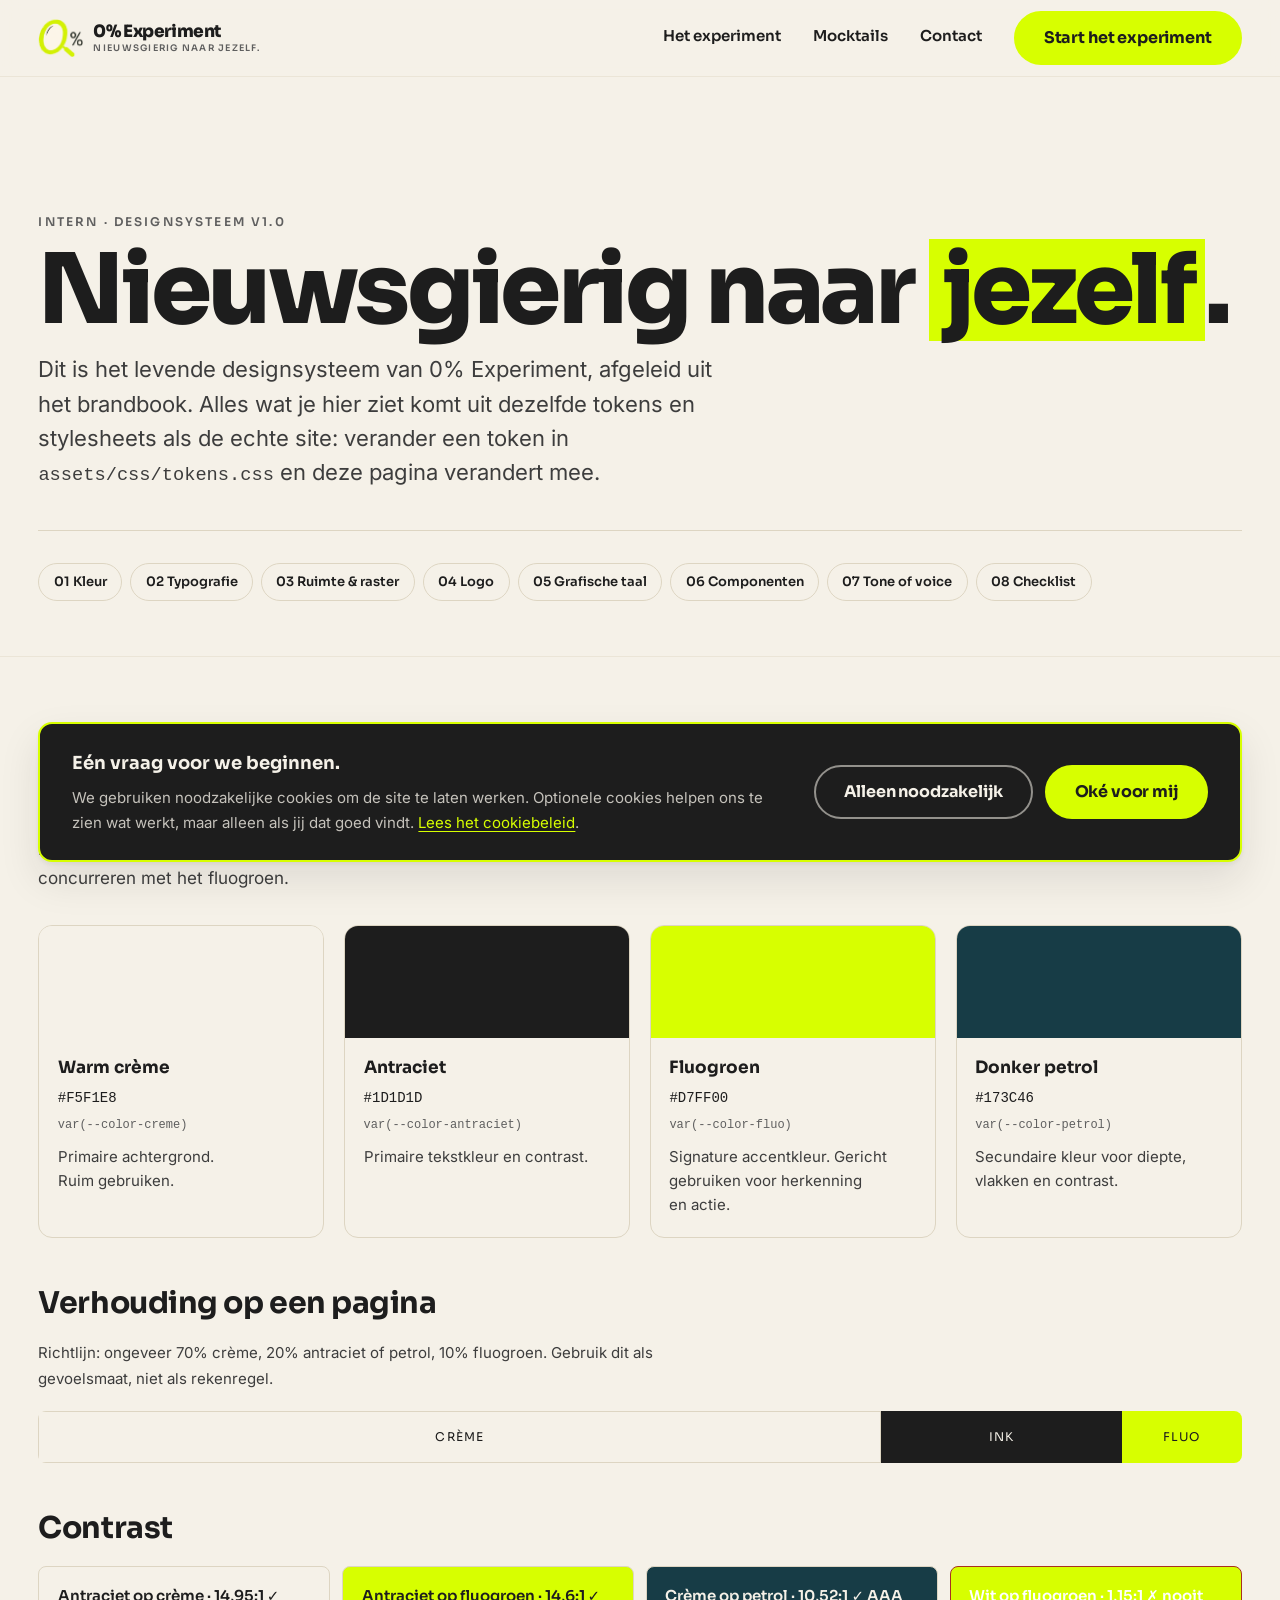
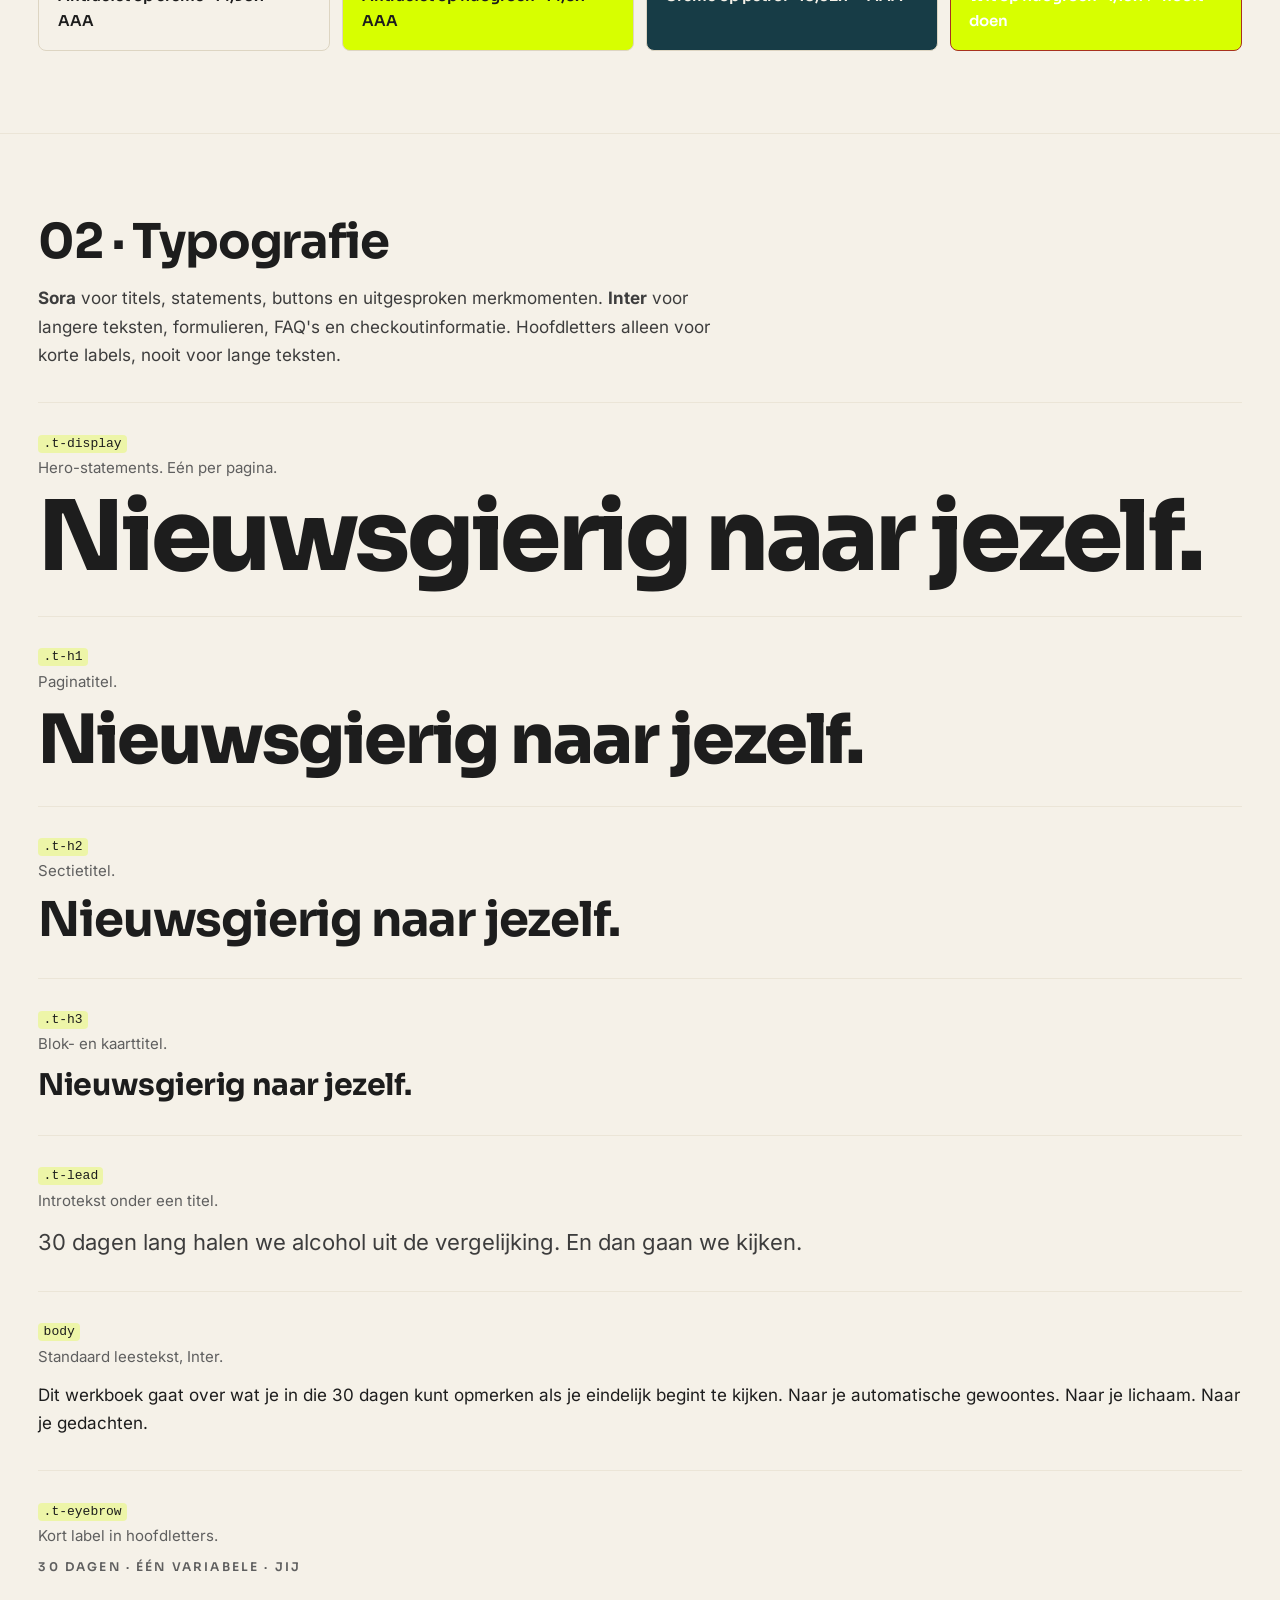
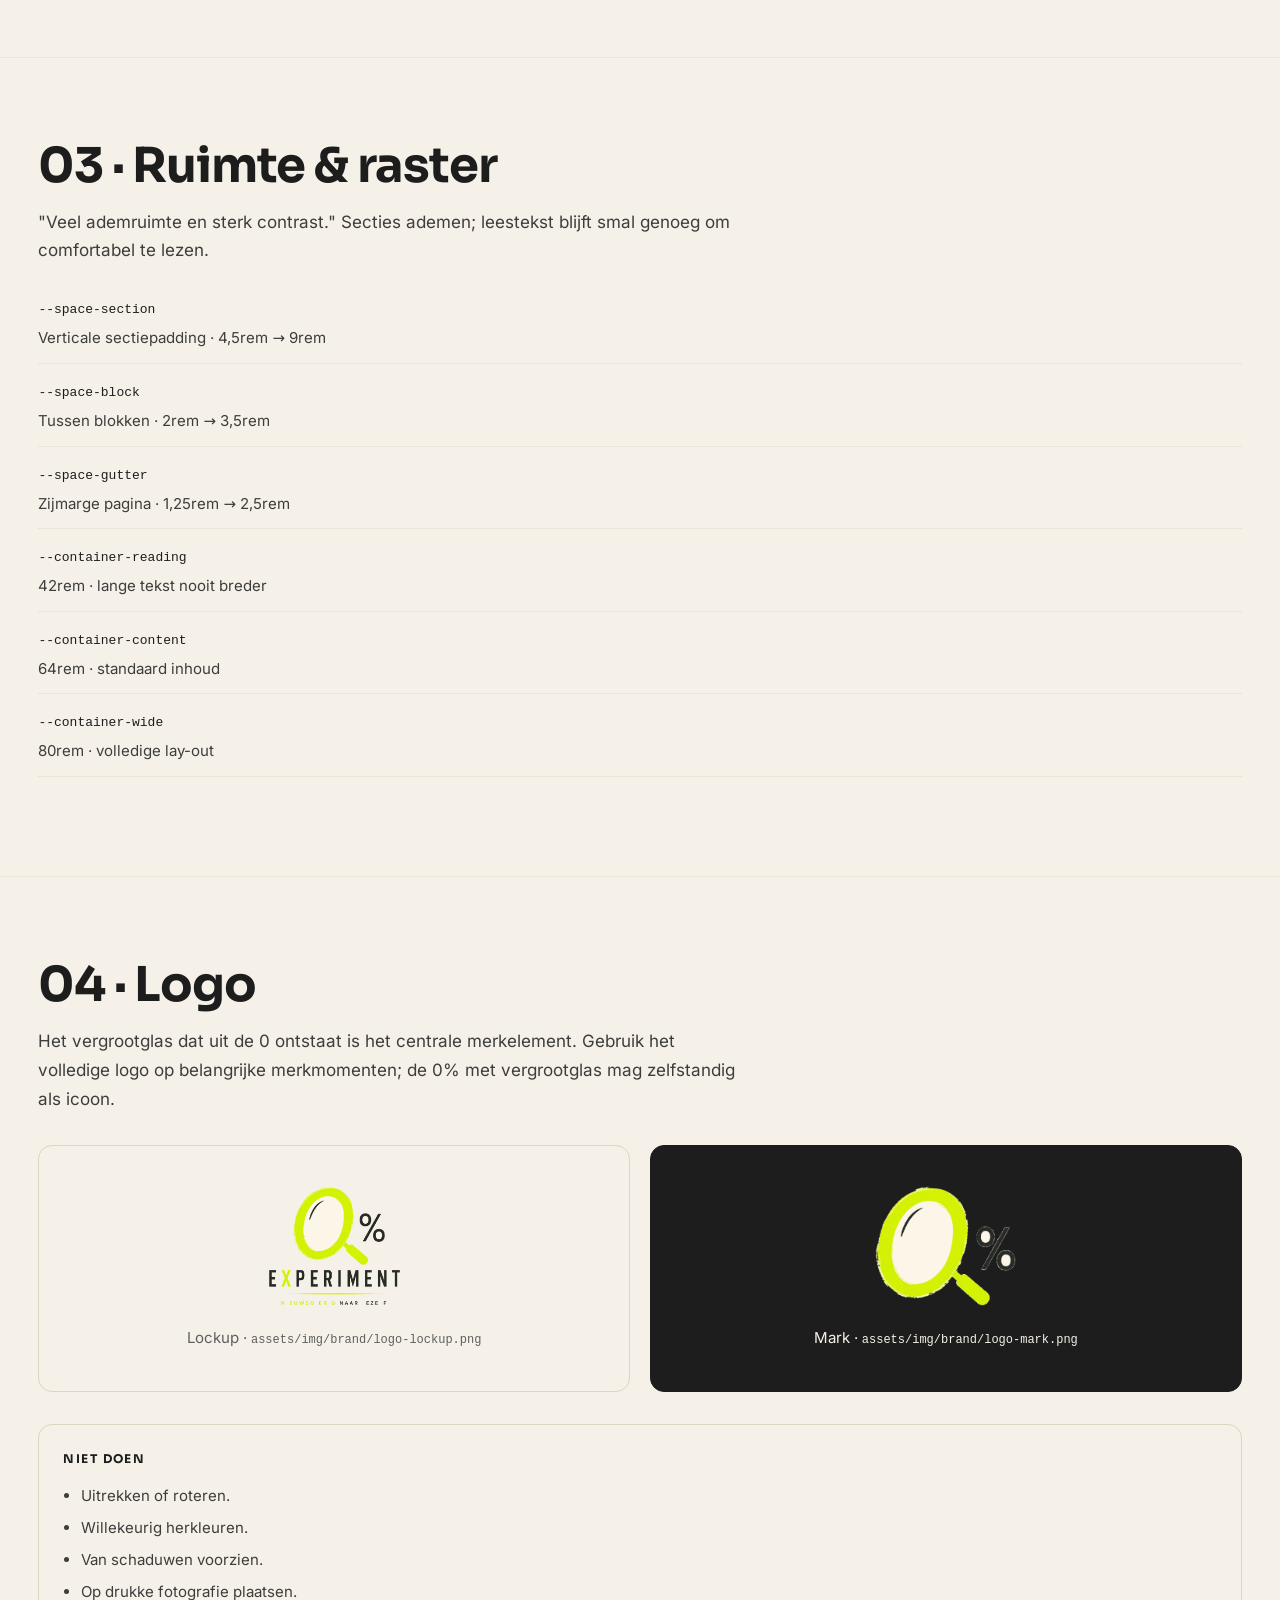
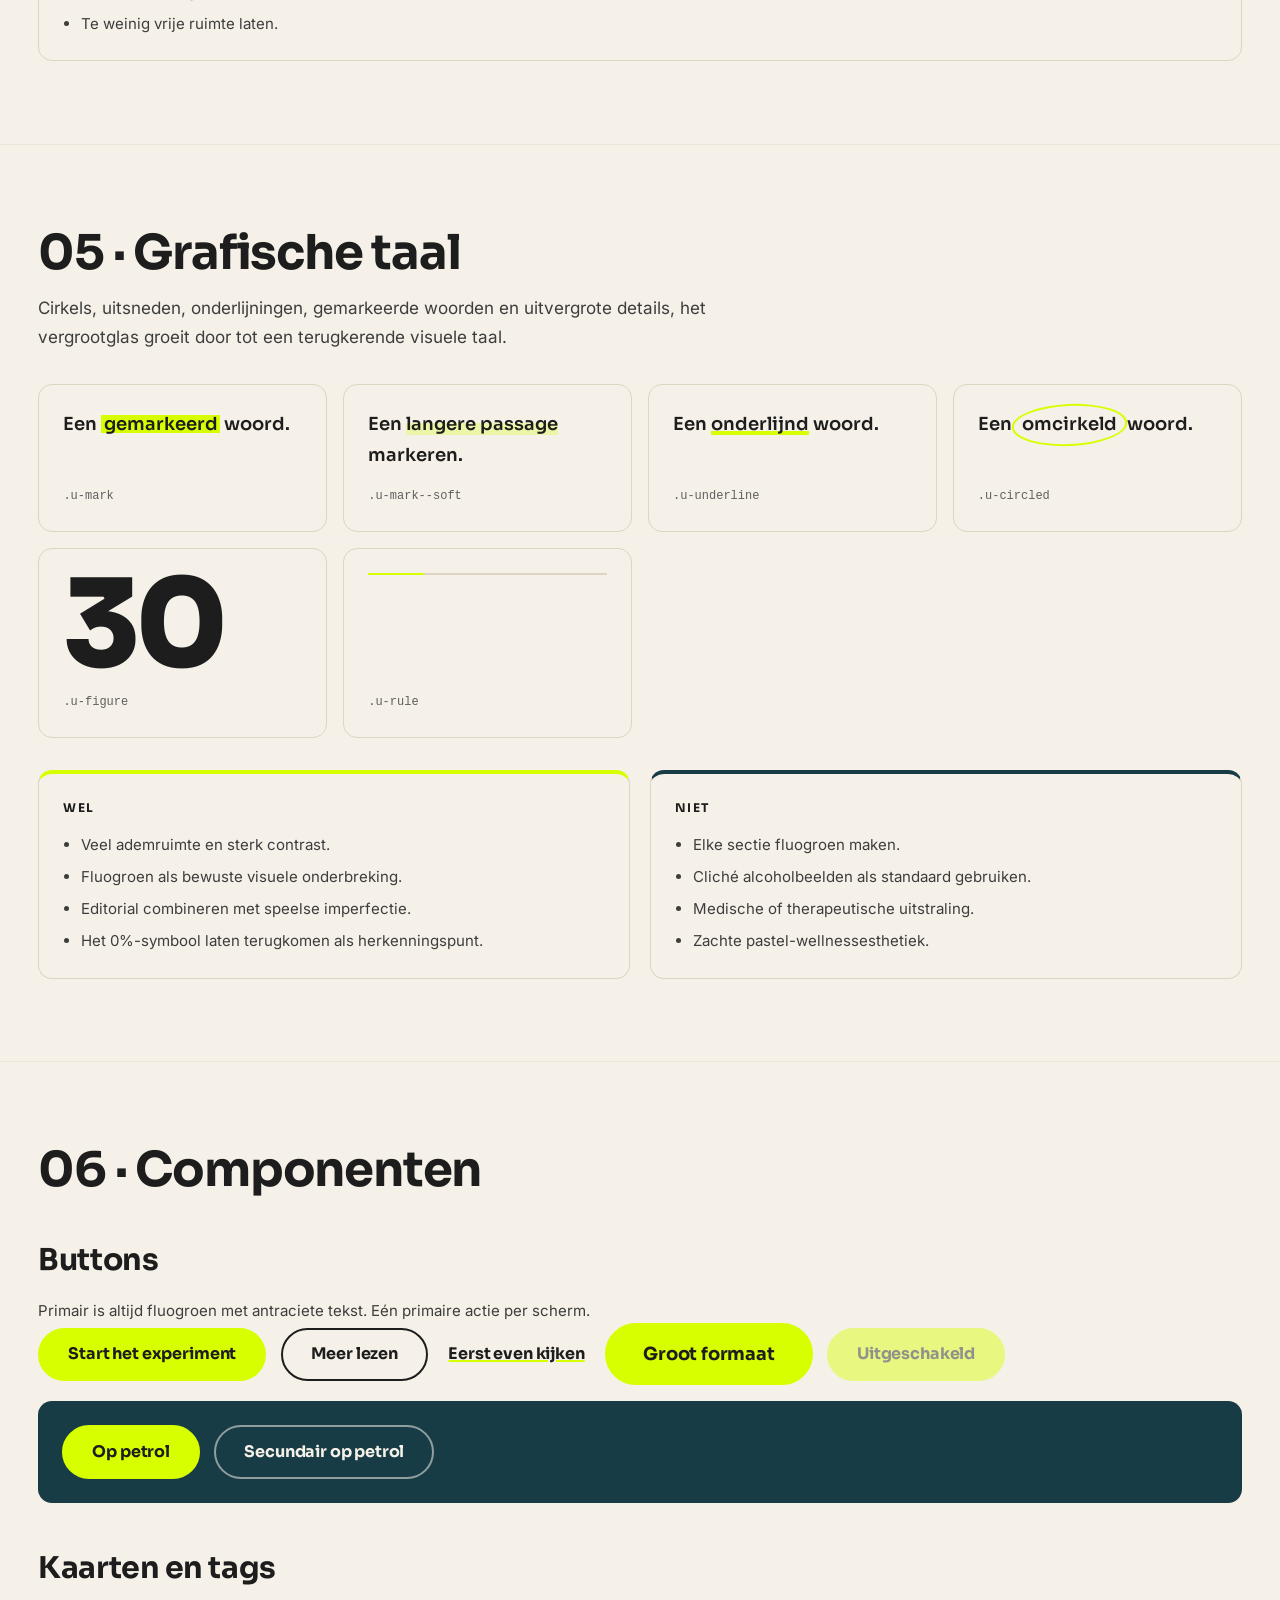
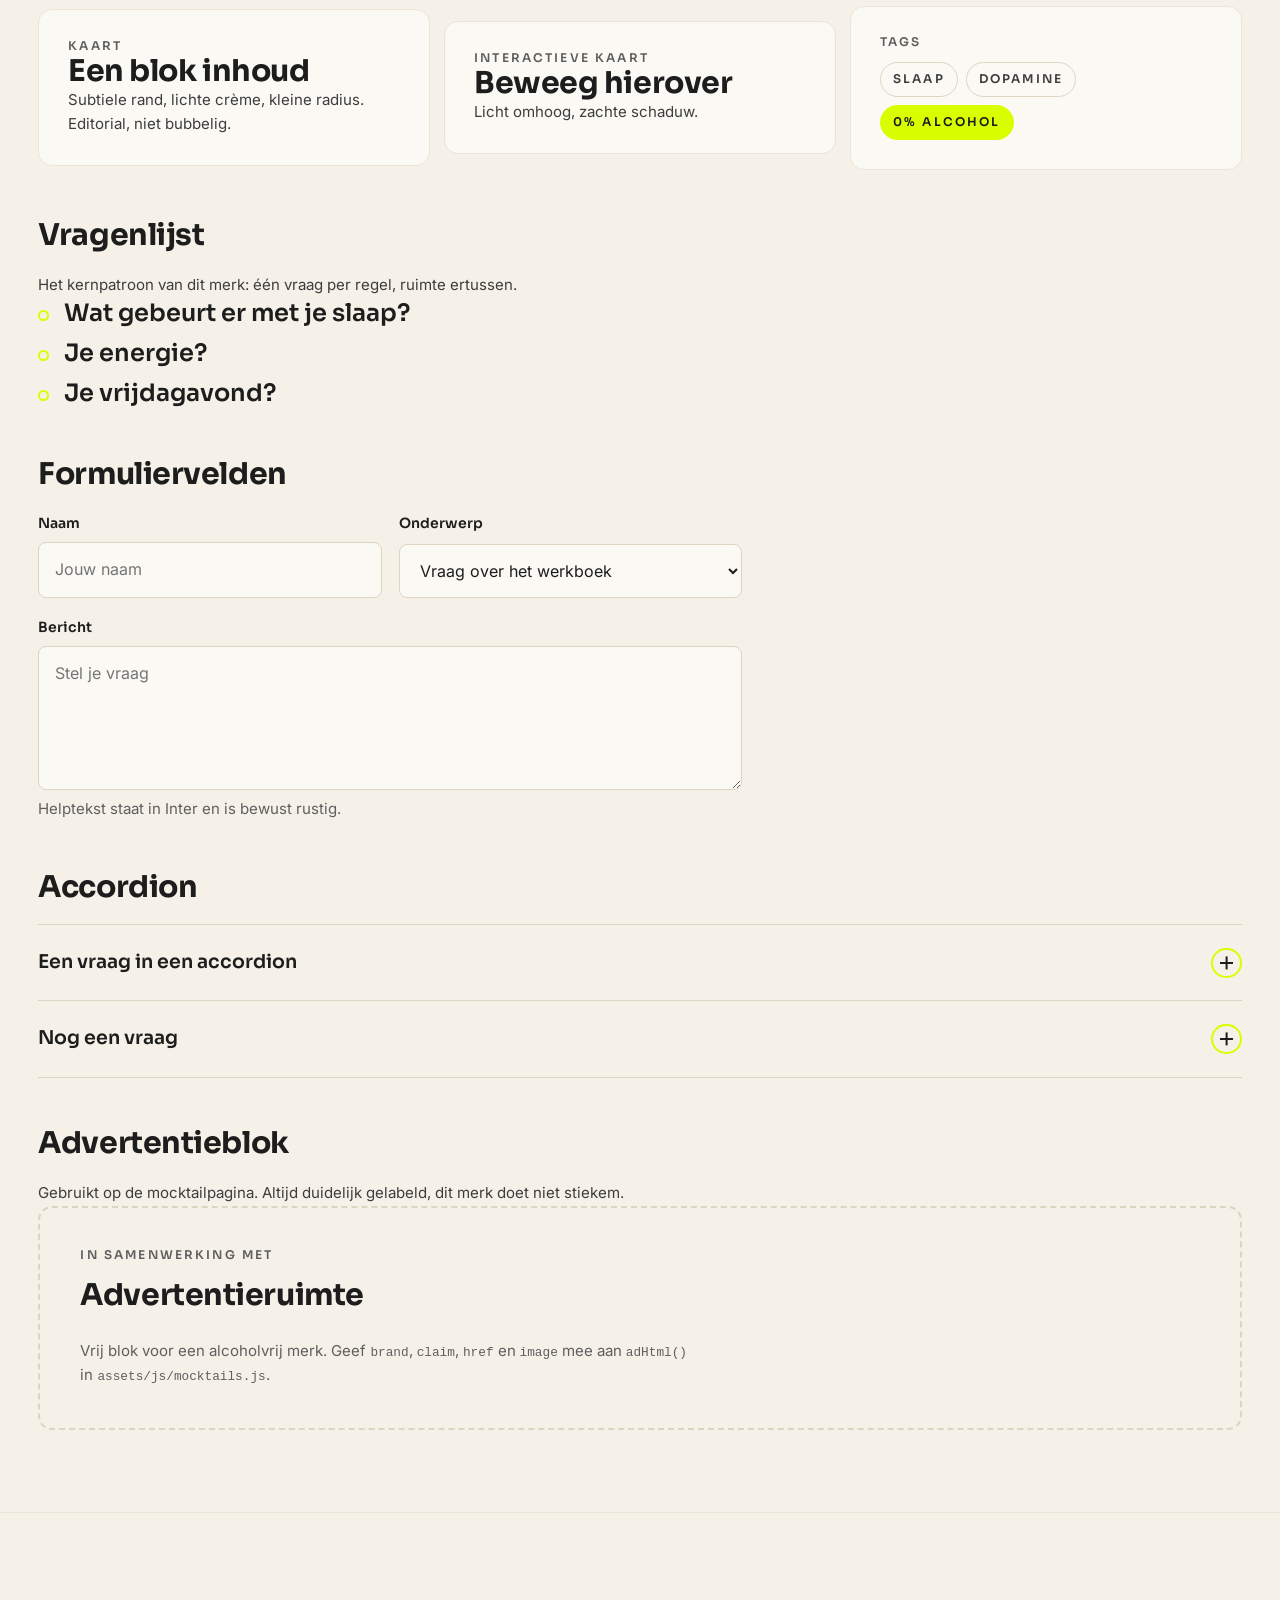
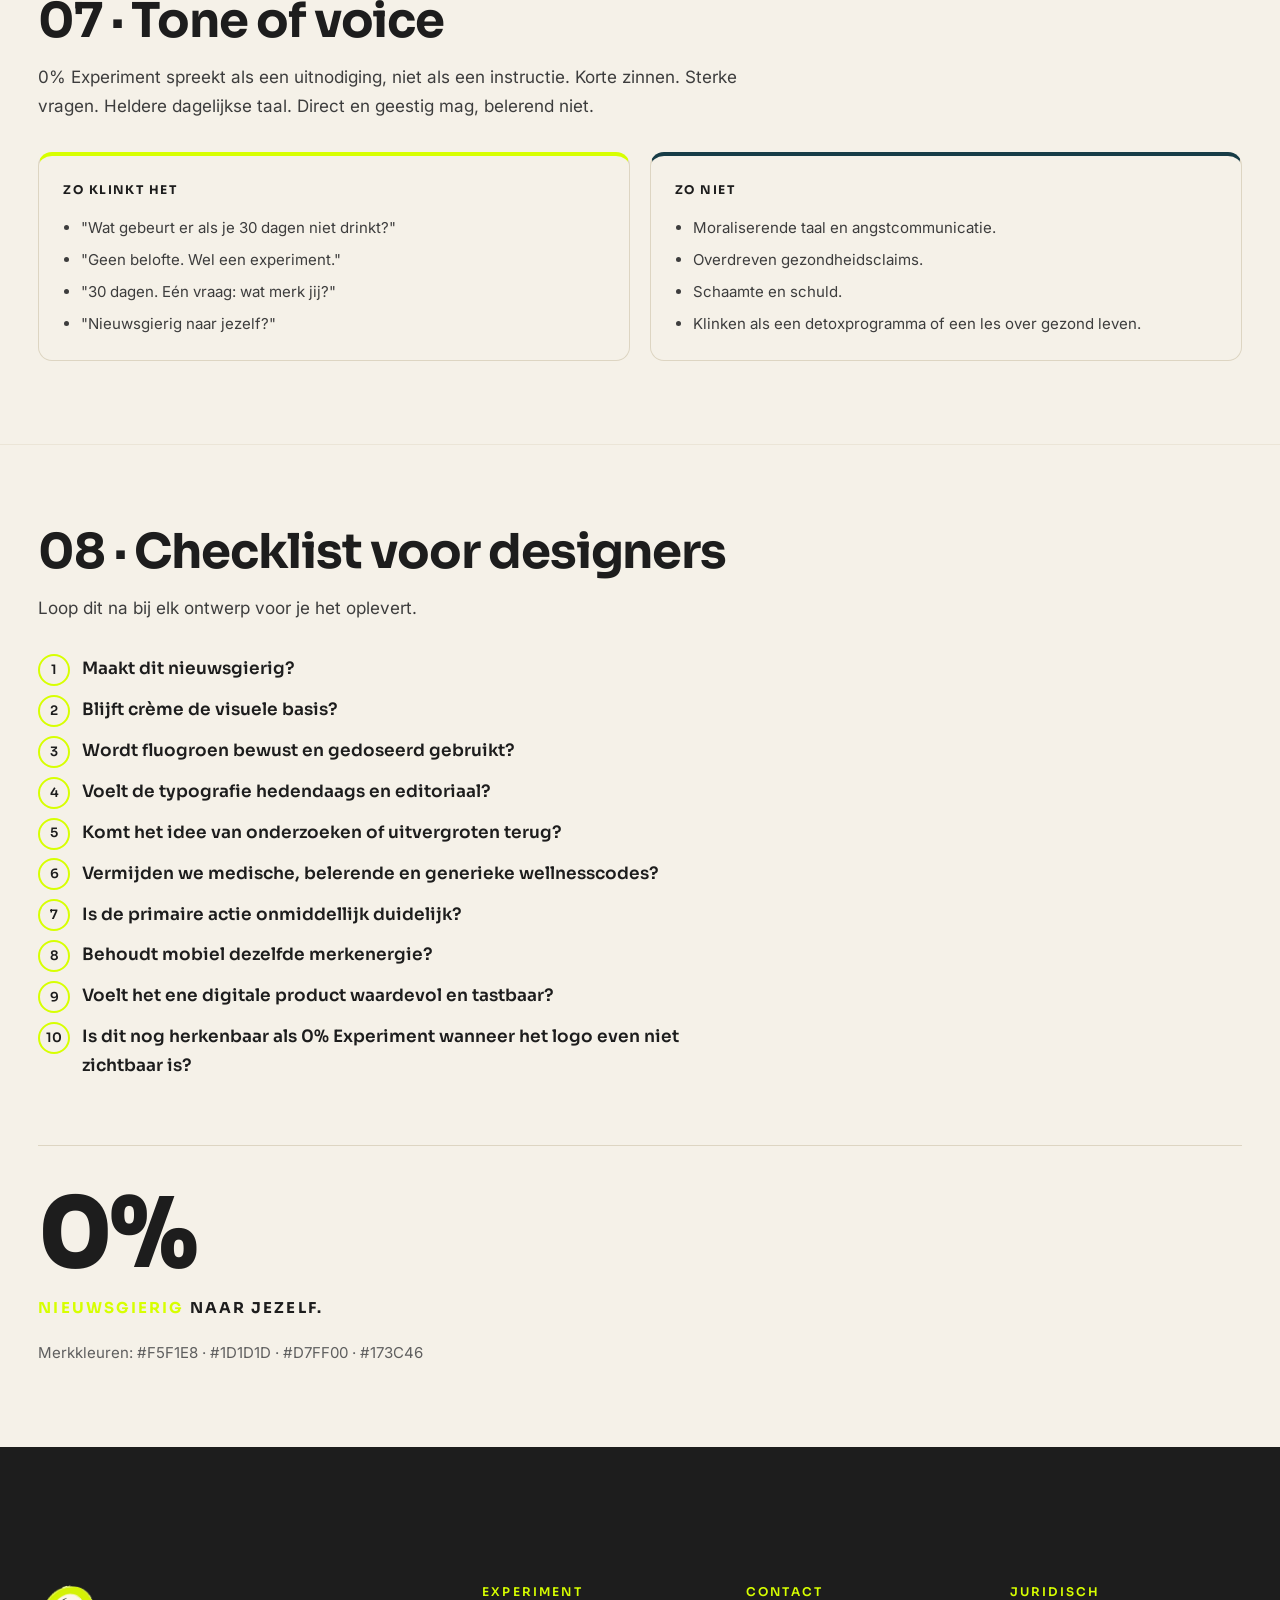
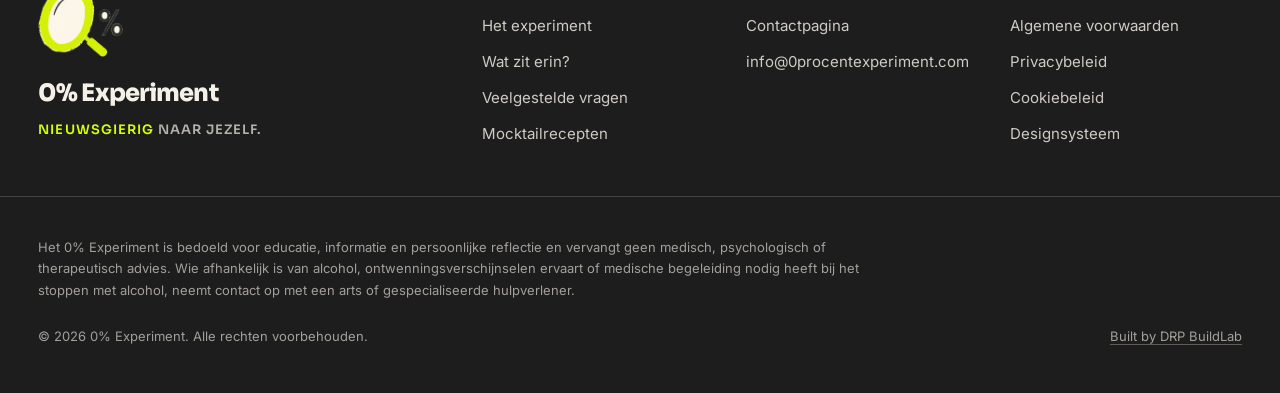
<file: styleguide.html>
<!doctype html>
<html lang="nl-BE">
	<head>
		<meta charset="utf-8" />
		<meta name="viewport" content="width=device-width, initial-scale=1" />
		<meta name="theme-color" content="#f5f1e8" />

		<title>Designsysteem · 0% Experiment</title>
		<meta
			name="description"
			content="Het levende designsysteem van 0% Experiment: kleur, typografie, componenten en regels, rechtstreeks uit het brandbook."
		/>
		<meta name="robots" content="noindex,nofollow" />
		<link rel="canonical" href="https://0procentexperiment.com/styleguide.html" />

		<link rel="icon" href="favicon.png" />
		<link rel="apple-touch-icon" href="apple-touch-icon.png" />
		<link rel="preload" href="assets/fonts/sora-latin-wght-normal.woff2" as="font" type="font/woff2" crossorigin />
		<link rel="preload" href="assets/fonts/inter-latin-wght-normal.woff2" as="font" type="font/woff2" crossorigin />
		<link rel="stylesheet" href="assets/css/main.css" />
		<link rel="stylesheet" href="assets/css/page-styleguide.css" />

		<script src="assets/js/config.js" defer></script>
		<script src="assets/js/shared.js" defer></script>
	</head>

	<body>
		<a href="#hoofdinhoud" class="c-skip">Naar de inhoud</a>

		<!-- prerender:header · gebakken door tools/prerender.py, niet met de hand aanpassen -->
		<header class="header">
			<div class="o-container header__inner"><a href="index.html" class="header__logo" aria-label="0% Experiment · naar de homepage"><img src="assets/img/brand/logo-mark.png" width="45" height="38" style="height: 38px; width: auto;" alt="0% Experiment · nieuwsgierig naar jezelf" decoding="async"><span class="header__wordmark" aria-hidden="true">0% Experiment<span class="header__payoff">Nieuwsgierig naar jezelf.</span></span></a>
				<nav class="header__nav" aria-label="Hoofdnavigatie"><a href="product.html" class="header__link">Het experiment</a><a href="mocktails.html" class="header__link">Mocktails</a><a href="contact.html" class="header__link">Contact</a><a href="product.html#start" class="c-btn c-btn--primary header__cta">Start het experiment</a>
				</nav><button class="header__toggle" type="button" aria-expanded="false" aria-controls="mobiel-menu"><span class="sr-only">Menu openen</span><span class="header__bars" aria-hidden="true"></span></button>
			</div>
			<div id="mobiel-menu" class="header__mobile" hidden="">
				<div class="o-container header__mobile-inner"><a href="product.html" class="header__mobile-link">Het experiment</a><a href="mocktails.html" class="header__mobile-link">Mocktails</a><a href="contact.html" class="header__mobile-link">Contact</a><a href="product.html#start" class="c-btn c-btn--primary c-btn--block">Start het experiment</a>
				</div>
			</div>
		</header>
		<!-- /prerender:header -->

		<main id="hoofdinhoud">
			<div class="sg">
				<header class="sg__header o-container u-enter">
					<p class="t-eyebrow">Intern · designsysteem v1.0</p>
					<h1 class="t-display sg__title">Nieuwsgierig naar <span class="u-mark">jezelf</span>.</h1>
					<p class="t-lead sg__intro">
						Dit is het levende designsysteem van 0% Experiment, afgeleid uit het brandbook. Alles
						wat je hier ziet komt uit dezelfde tokens en stylesheets als de echte site: verander
						een token in <code>assets/css/tokens.css</code> en deze pagina verandert mee.
					</p>
					<nav class="sg__toc" aria-label="Inhoudsopgave">
						<a href="#kleur">01 Kleur</a>
						<a href="#typografie">02 Typografie</a>
						<a href="#ruimte">03 Ruimte &amp; raster</a>
						<a href="#logo">04 Logo</a>
						<a href="#grafische-taal">05 Grafische taal</a>
						<a href="#componenten">06 Componenten</a>
						<a href="#tone-of-voice">07 Tone of voice</a>
						<a href="#checklist">08 Checklist</a>
					</nav>
				</header>

				<!-- ── 01 KLEUR ──────────────────────────────────────────────── -->
				<section class="sg__section o-container" id="kleur">
					<h2 class="t-h2">01 · Kleur</h2>
					<p class="sg__lead">
						Crème domineert. Antraciet geeft structuur. Fluogroen werkt als een markeerstift en
						niet als standaard achtergrond voor volledige pagina's. Petrol ondersteunt en mag niet
						concurreren met het fluogroen.
					</p>

					<div class="swatches">
						<article class="swatch">
							<div class="swatch__chip" style="background: #f5f1e8"></div>
							<div class="swatch__meta">
								<p class="swatch__name">Warm crème</p>
								<p class="swatch__hex">#F5F1E8</p>
								<code class="swatch__token">var(--color-creme)</code>
								<p class="swatch__role t-small u-muted">Primaire achtergrond. Ruim gebruiken.</p>
							</div>
						</article>
						<article class="swatch">
							<div class="swatch__chip" style="background: #1d1d1d"></div>
							<div class="swatch__meta">
								<p class="swatch__name">Antraciet</p>
								<p class="swatch__hex">#1D1D1D</p>
								<code class="swatch__token">var(--color-antraciet)</code>
								<p class="swatch__role t-small u-muted">Primaire tekstkleur en contrast.</p>
							</div>
						</article>
						<article class="swatch">
							<div class="swatch__chip" style="background: #d7ff00"></div>
							<div class="swatch__meta">
								<p class="swatch__name">Fluogroen</p>
								<p class="swatch__hex">#D7FF00</p>
								<code class="swatch__token">var(--color-fluo)</code>
								<p class="swatch__role t-small u-muted">
									Signature accentkleur. Gericht gebruiken voor herkenning en actie.
								</p>
							</div>
						</article>
						<article class="swatch">
							<div class="swatch__chip" style="background: #173c46"></div>
							<div class="swatch__meta">
								<p class="swatch__name">Donker petrol</p>
								<p class="swatch__hex">#173C46</p>
								<code class="swatch__token">var(--color-petrol)</code>
								<p class="swatch__role t-small u-muted">
									Secundaire kleur voor diepte, vlakken en contrast.
								</p>
							</div>
						</article>
					</div>

					<h3 class="t-h3 sg__sub">Verhouding op een pagina</h3>
					<p class="sg__lead sg__lead--tight">
						Richtlijn: ongeveer 70% crème, 20% antraciet of petrol, 10% fluogroen. Gebruik dit als
						gevoelsmaat, niet als rekenregel.
					</p>
					<div class="ratio" aria-hidden="true">
						<span
							style="flex: 70; background: var(--color-creme); border: 1px solid var(--color-line-strong)"
							>crème</span
						>
						<span style="flex: 20; background: var(--color-antraciet); color: var(--color-creme)"
							>ink</span
						>
						<span style="flex: 10; background: var(--color-fluo)">fluo</span>
					</div>

					<h3 class="t-h3 sg__sub">Contrast</h3>
					<div class="contrast">
						<div class="contrast__item u-surface-creme">Antraciet op crème · 14,95:1 ✓ AAA</div>
						<div
							class="contrast__item"
							style="background: var(--color-fluo); color: var(--color-antraciet)"
						>
							Antraciet op fluogroen · 14,6:1 ✓ AAA
						</div>
						<div class="contrast__item u-surface-petrol">Crème op petrol · 10,52:1 ✓ AAA</div>
						<div class="contrast__item contrast__item--bad">Wit op fluogroen · 1,15:1 ✗ nooit doen</div>
					</div>
				</section>

				<!-- ── 02 TYPOGRAFIE ─────────────────────────────────────────── -->
				<section class="sg__section o-container" id="typografie">
					<h2 class="t-h2">02 · Typografie</h2>
					<p class="sg__lead">
						<strong>Sora</strong> voor titels, statements, buttons en uitgesproken merkmomenten.
						<strong>Inter</strong> voor langere teksten, formulieren, FAQ's en checkoutinformatie.
						Hoofdletters alleen voor korte labels, nooit voor lange teksten.
					</p>

					<div class="scale">
						<div class="scale__row">
							<div class="scale__meta">
								<code>.t-display</code>
								<p class="t-small u-faint">Hero-statements. Eén per pagina.</p>
							</div>
							<p class="t-display">Nieuwsgierig naar jezelf.</p>
						</div>
						<div class="scale__row">
							<div class="scale__meta">
								<code>.t-h1</code>
								<p class="t-small u-faint">Paginatitel.</p>
							</div>
							<p class="t-h1">Nieuwsgierig naar jezelf.</p>
						</div>
						<div class="scale__row">
							<div class="scale__meta">
								<code>.t-h2</code>
								<p class="t-small u-faint">Sectietitel.</p>
							</div>
							<p class="t-h2">Nieuwsgierig naar jezelf.</p>
						</div>
						<div class="scale__row">
							<div class="scale__meta">
								<code>.t-h3</code>
								<p class="t-small u-faint">Blok- en kaarttitel.</p>
							</div>
							<p class="t-h3">Nieuwsgierig naar jezelf.</p>
						</div>
						<div class="scale__row">
							<div class="scale__meta">
								<code>.t-lead</code>
								<p class="t-small u-faint">Introtekst onder een titel.</p>
							</div>
							<p class="t-lead">
								30 dagen lang halen we alcohol uit de vergelijking. En dan gaan we kijken.
							</p>
						</div>
						<div class="scale__row">
							<div class="scale__meta">
								<code>body</code>
								<p class="t-small u-faint">Standaard leestekst, Inter.</p>
							</div>
							<p>
								Dit werkboek gaat over wat je in die 30 dagen kunt opmerken als je eindelijk
								begint te kijken. Naar je automatische gewoontes. Naar je lichaam. Naar je
								gedachten.
							</p>
						</div>
						<div class="scale__row">
							<div class="scale__meta">
								<code>.t-eyebrow</code>
								<p class="t-small u-faint">Kort label in hoofdletters.</p>
							</div>
							<p class="t-eyebrow">30 dagen · één variabele · jij</p>
						</div>
					</div>
				</section>

				<!-- ── 03 RUIMTE ─────────────────────────────────────────────── -->
				<section class="sg__section o-container" id="ruimte">
					<h2 class="t-h2">03 · Ruimte &amp; raster</h2>
					<p class="sg__lead">
						"Veel ademruimte en sterk contrast." Secties ademen; leestekst blijft smal genoeg om
						comfortabel te lezen.
					</p>
					<dl class="tokens">
						<div>
							<dt><code>--space-section</code></dt>
							<dd>Verticale sectiepadding · 4,5rem → 9rem</dd>
						</div>
						<div>
							<dt><code>--space-block</code></dt>
							<dd>Tussen blokken · 2rem → 3,5rem</dd>
						</div>
						<div>
							<dt><code>--space-gutter</code></dt>
							<dd>Zijmarge pagina · 1,25rem → 2,5rem</dd>
						</div>
						<div>
							<dt><code>--container-reading</code></dt>
							<dd>42rem · lange tekst nooit breder</dd>
						</div>
						<div>
							<dt><code>--container-content</code></dt>
							<dd>64rem · standaard inhoud</dd>
						</div>
						<div>
							<dt><code>--container-wide</code></dt>
							<dd>80rem · volledige lay-out</dd>
						</div>
					</dl>
				</section>

				<!-- ── 04 LOGO ───────────────────────────────────────────────── -->
				<section class="sg__section o-container" id="logo">
					<h2 class="t-h2">04 · Logo</h2>
					<p class="sg__lead">
						Het vergrootglas dat uit de 0 ontstaat is het centrale merkelement. Gebruik het
						volledige logo op belangrijke merkmomenten; de 0% met vergrootglas mag zelfstandig als
						icoon.
					</p>
					<div class="logos">
						<div class="logos__item">
							<img
								src="assets/img/brand/logo-lockup.png"
								width="133"
								height="120"
								style="height: 120px; width: auto"
								alt="0% Experiment · volledige lockup"
								loading="lazy"
								decoding="async"
							/>
							<p class="t-small u-faint">Lockup · <code>assets/img/brand/logo-lockup.png</code></p>
						</div>
						<div class="logos__item logos__item--dark">
							<img
								src="assets/img/brand/logo-mark.png"
								width="141"
								height="120"
								style="height: 120px; width: auto"
								alt="0% Experiment · beeldmerk"
								loading="lazy"
								decoding="async"
							/>
							<p class="t-small">Mark · <code>assets/img/brand/logo-mark.png</code></p>
						</div>
					</div>
					<div class="donts">
						<p class="donts__title">Niet doen</p>
						<ul>
							<li>Uitrekken of roteren.</li>
							<li>Willekeurig herkleuren.</li>
							<li>Van schaduwen voorzien.</li>
							<li>Op drukke fotografie plaatsen.</li>
							<li>Te weinig vrije ruimte laten.</li>
						</ul>
					</div>
				</section>

				<!-- ── 05 GRAFISCHE TAAL ─────────────────────────────────────── -->
				<section class="sg__section o-container" id="grafische-taal">
					<h2 class="t-h2">05 · Grafische taal</h2>
					<p class="sg__lead">
						Cirkels, uitsneden, onderlijningen, gemarkeerde woorden en uitvergrote details, het
						vergrootglas groeit door tot een terugkerende visuele taal.
					</p>

					<div class="devices">
						<div class="device">
							<p class="device__demo">Een <span class="u-mark">gemarkeerd</span> woord.</p>
							<code>.u-mark</code>
						</div>
						<div class="device">
							<p class="device__demo">Een <span class="u-mark--soft">langere passage</span> markeren.</p>
							<code>.u-mark--soft</code>
						</div>
						<div class="device">
							<p class="device__demo">Een <span class="u-underline">onderlijnd</span> woord.</p>
							<code>.u-underline</code>
						</div>
						<div class="device">
							<p class="device__demo">Een <span class="u-circled">omcirkeld</span> woord.</p>
							<code>.u-circled</code>
						</div>
						<div class="device">
							<p class="u-figure">30</p>
							<code>.u-figure</code>
						</div>
						<div class="device">
							<hr class="u-rule" />
							<code>.u-rule</code>
						</div>
					</div>

					<div class="rules">
						<div class="rules__col rules__col--wel">
							<p class="rules__title">Wel</p>
							<ul>
								<li>Veel ademruimte en sterk contrast.</li>
								<li>Fluogroen als bewuste visuele onderbreking.</li>
								<li>Editorial combineren met speelse imperfectie.</li>
								<li>Het 0%-symbool laten terugkomen als herkenningspunt.</li>
							</ul>
						</div>
						<div class="rules__col rules__col--niet">
							<p class="rules__title">Niet</p>
							<ul>
								<li>Elke sectie fluogroen maken.</li>
								<li>Cliché alcoholbeelden als standaard gebruiken.</li>
								<li>Medische of therapeutische uitstraling.</li>
								<li>Zachte pastel-wellnessesthetiek.</li>
							</ul>
						</div>
					</div>
				</section>

				<!-- ── 06 COMPONENTEN ────────────────────────────────────────── -->
				<section class="sg__section o-container" id="componenten">
					<h2 class="t-h2">06 · Componenten</h2>

					<h3 class="t-h3 sg__sub">Buttons</h3>
					<p class="sg__lead sg__lead--tight">
						Primair is altijd fluogroen met antraciete tekst. Eén primaire actie per scherm.
					</p>
					<div class="row">
						<button type="button" class="c-btn c-btn--primary">Start het experiment</button>
						<button type="button" class="c-btn c-btn--secondary">Meer lezen</button>
						<button type="button" class="c-btn c-btn--ghost">Eerst even kijken</button>
						<button type="button" class="c-btn c-btn--primary c-btn--lg">Groot formaat</button>
						<button type="button" class="c-btn c-btn--primary" disabled>Uitgeschakeld</button>
					</div>
					<div class="row row--dark u-surface-petrol">
						<button type="button" class="c-btn c-btn--primary">Op petrol</button>
						<button type="button" class="c-btn c-btn--secondary">Secundair op petrol</button>
					</div>

					<h3 class="t-h3 sg__sub">Kaarten en tags</h3>
					<div class="row row--grid">
						<div class="c-card">
							<p class="t-eyebrow">Kaart</p>
							<p class="t-h3">Een blok inhoud</p>
							<p class="t-small u-muted">
								Subtiele rand, lichte crème, kleine radius. Editorial, niet bubbelig.
							</p>
						</div>
						<div class="c-card c-card--interactive">
							<p class="t-eyebrow">Interactieve kaart</p>
							<p class="t-h3">Beweeg hierover</p>
							<p class="t-small u-muted">Licht omhoog, zachte schaduw.</p>
						</div>
						<div class="c-card tagcard">
							<p class="t-eyebrow">Tags</p>
							<div class="tagcard__row">
								<span class="c-tag">slaap</span>
								<span class="c-tag">dopamine</span>
								<span class="c-tag c-tag--accent">0% alcohol</span>
							</div>
						</div>
					</div>

					<h3 class="t-h3 sg__sub">Vragenlijst</h3>
					<p class="sg__lead sg__lead--tight">
						Het kernpatroon van dit merk: één vraag per regel, ruimte ertussen.
					</p>
					<ul class="c-questions">
						<li>Wat gebeurt er met je slaap?</li>
						<li>Je energie?</li>
						<li>Je vrijdagavond?</li>
					</ul>

					<h3 class="t-h3 sg__sub">Formuliervelden</h3>
					<div class="formdemo">
						<div class="c-field">
							<label class="c-label" for="sg-naam">Naam</label>
							<input class="c-input" id="sg-naam" placeholder="Jouw naam" />
						</div>
						<div class="c-field">
							<label class="c-label" for="sg-select">Onderwerp</label>
							<select class="c-select" id="sg-select">
								<option>Vraag over het werkboek</option>
								<option>Iets anders</option>
							</select>
						</div>
						<div class="c-field formdemo__wide">
							<label class="c-label" for="sg-tekst">Bericht</label>
							<textarea class="c-textarea" id="sg-tekst" placeholder="Stel je vraag"></textarea>
							<p class="c-help">Helptekst staat in Inter en is bewust rustig.</p>
						</div>
					</div>

					<h3 class="t-h3 sg__sub">Accordion</h3>
					<div class="acc">
						<div class="acc__item">
							<h4 class="acc__heading">
								<button class="acc__trigger" type="button" aria-controls="acc-panel-sg-0">
									<span>Een vraag in een accordion</span>
									<span class="acc__icon" aria-hidden="true"></span>
								</button>
							</h4>
							<div class="acc__panel" id="acc-panel-sg-0">
								<p>Het antwoord staat in Inter, want dit is functionele leestekst.</p>
							</div>
						</div>
						<div class="acc__item">
							<h4 class="acc__heading">
								<button class="acc__trigger" type="button" aria-controls="acc-panel-sg-1">
									<span>Nog een vraag</span>
									<span class="acc__icon" aria-hidden="true"></span>
								</button>
							</h4>
							<div class="acc__panel" id="acc-panel-sg-1">
								<p>De cirkel met het plusteken is de knipoog naar het vergrootglas.</p>
							</div>
						</div>
					</div>

					<h3 class="t-h3 sg__sub">Advertentieblok</h3>
					<p class="sg__lead sg__lead--tight">
						Gebruikt op de mocktailpagina. Altijd duidelijk gelabeld, dit merk doet niet stiekem.
					</p>
					<div class="adwrap">
						<aside class="ad ad--empty">
							<p class="ad__label t-eyebrow">In samenwerking met</p>
							<div class="ad__content ad__content--empty">
								<p class="ad__brand t-h3">Advertentieruimte</p>
								<p class="ad__claim t-small">
									Vrij blok voor een alcoholvrij merk. Geef <code>brand</code>, <code>claim</code>,
									<code>href</code> en <code>image</code> mee aan <code>adHtml()</code> in
									<code>assets/js/mocktails.js</code>.
								</p>
							</div>
						</aside>
					</div>
				</section>

				<!-- ── 07 TONE OF VOICE ──────────────────────────────────────── -->
				<section class="sg__section o-container" id="tone-of-voice">
					<h2 class="t-h2">07 · Tone of voice</h2>
					<p class="sg__lead">
						0% Experiment spreekt als een uitnodiging, niet als een instructie. Korte zinnen.
						Sterke vragen. Heldere dagelijkse taal. Direct en geestig mag, belerend niet.
					</p>
					<div class="voice">
						<div class="voice__col voice__col--ja">
							<p class="rules__title">Zo klinkt het</p>
							<ul>
								<li>"Wat gebeurt er als je 30 dagen niet drinkt?"</li>
								<li>"Geen belofte. Wel een experiment."</li>
								<li>"30 dagen. Eén vraag: wat merk jij?"</li>
								<li>"Nieuwsgierig naar jezelf?"</li>
							</ul>
						</div>
						<div class="voice__col voice__col--nee">
							<p class="rules__title">Zo niet</p>
							<ul>
								<li>Moraliserende taal en angstcommunicatie.</li>
								<li>Overdreven gezondheidsclaims.</li>
								<li>Schaamte en schuld.</li>
								<li>Klinken als een detoxprogramma of een les over gezond leven.</li>
							</ul>
						</div>
					</div>
				</section>

				<!-- ── 08 CHECKLIST ──────────────────────────────────────────── -->
				<section class="sg__section o-container" id="checklist">
					<h2 class="t-h2">08 · Checklist voor designers</h2>
					<p class="sg__lead">Loop dit na bij elk ontwerp voor je het oplevert.</p>
					<ol class="checklist">
						<li>Maakt dit nieuwsgierig?</li>
						<li>Blijft crème de visuele basis?</li>
						<li>Wordt fluogroen bewust en gedoseerd gebruikt?</li>
						<li>Voelt de typografie hedendaags en editoriaal?</li>
						<li>Komt het idee van onderzoeken of uitvergroten terug?</li>
						<li>Vermijden we medische, belerende en generieke wellnesscodes?</li>
						<li>Is de primaire actie onmiddellijk duidelijk?</li>
						<li>Behoudt mobiel dezelfde merkenergie?</li>
						<li>Voelt het ene digitale product waardevol en tastbaar?</li>
						<li>Is dit nog herkenbaar als 0% Experiment wanneer het logo even niet zichtbaar is?</li>
					</ol>

					<div class="sign">
						<p class="t-display sign__mark">0%</p>
						<p class="sign__tagline"><span class="u-accent">Nieuwsgierig</span> naar jezelf.</p>
						<p class="t-small u-faint">Merkkleuren: #F5F1E8 · #1D1D1D · #D7FF00 · #173C46</p>
					</div>
				</section>
			</div>
		</main>

		<!-- prerender:footer · gebakken door tools/prerender.py, niet met de hand aanpassen -->
		<footer class="footer u-surface-ink">
			<div class="o-container footer__inner">
				<div class="footer__brand"><img src="assets/img/brand/logo-mark.png" width="85" height="72" style="height: 72px; width: auto;" alt="0% Experiment · nieuwsgierig naar jezelf" loading="lazy" decoding="async">
					<p class="footer__wordmark u-font-display">0% Experiment</p>
					<p class="footer__tagline"><span class="u-accent">Nieuwsgierig</span> naar jezelf.</p>
				</div>
				<nav class="footer__cols" aria-label="Footernavigatie">
					<div>
						<p class="t-eyebrow footer__heading">Experiment</p><a href="product.html">Het experiment</a><a href="product.html#inhoud">Wat zit erin?</a><a href="product.html#faq">Veelgestelde vragen</a><a href="mocktails.html">Mocktailrecepten</a>
					</div>
					<div>
						<p class="t-eyebrow footer__heading">Contact</p><a href="contact.html">Contactpagina</a><a href="mailto:info@0procentexperiment.com">info@0procentexperiment.com</a>
					</div>
					<div>
						<p class="t-eyebrow footer__heading">Juridisch</p><a href="algemene-voorwaarden.html">Algemene voorwaarden</a><a href="privacybeleid.html">Privacybeleid</a><a href="cookiebeleid.html">Cookiebeleid</a><a href="styleguide.html">Designsysteem</a>
					</div>
				</nav>
			</div>
			<div class="o-container">
				<p class="footer__disclaimer">Het 0% Experiment is bedoeld voor educatie, informatie en persoonlijke reflectie en vervangt geen medisch, psychologisch of therapeutisch advies. Wie afhankelijk is van alcohol, ontwenningsverschijnselen ervaart of medische begeleiding nodig heeft bij het stoppen met alcohol, neemt contact op met een arts of gespecialiseerde hulpverlener.</p>
				<div class="footer__bottom">
					<p class="footer__legal">© <span class="footer__year">2026</span> 0% Experiment. Alle rechten voorbehouden.</p>
					<p class="footer__credit" lang="en"><a href="https://drpbuildlab.com" target="_blank" rel="noopener">Built by DRP BuildLab</a></p>
				</div>
			</div>
		</footer>
		<!-- /prerender:footer -->
	</body>
</html>
</file>
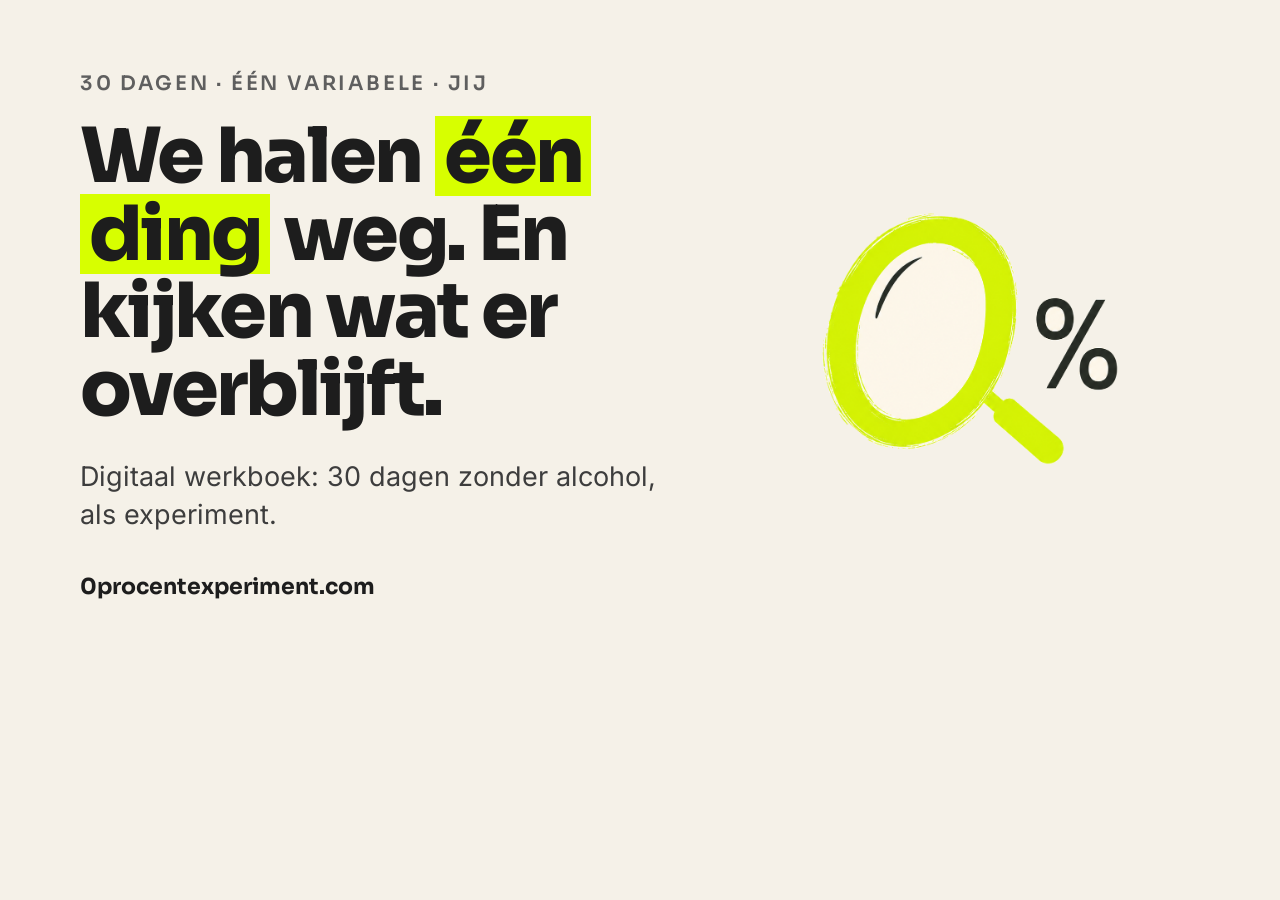
<file: tools/og-image.html>
<!doctype html>
<!--
	The social share image (og:image) for every page: 1200 × 630, the size
	Facebook, LinkedIn, WhatsApp and X all crop to.

	Not part of the site. Rendered to assets/img/brand/og-image.png by
	`python tools/prerender.py --og`, which screenshots this file at exactly
	1200 × 630. Edit the copy here, then run that again.
-->
<html lang="nl-BE">
	<head>
		<meta charset="utf-8" />
		<link rel="stylesheet" href="../assets/css/main.css" />
		<style>
			html,
			body {
				margin: 0;
				width: 1200px;
				height: 630px;
				overflow: hidden;
			}
			.og {
				box-sizing: border-box;
				width: 1200px;
				height: 630px;
				padding: 72px 80px;
				display: grid;
				grid-template-columns: 1fr 300px;
				gap: 56px;
				align-items: center;
				background: var(--color-creme);
			}
			.og__eyebrow {
				font-size: 20px;
				letter-spacing: 0.14em;
			}
			.og__title {
				margin-top: 22px;
				font-size: 76px;
				line-height: 1.02;
				letter-spacing: -0.035em;
			}
			.og__sub {
				margin-top: 30px;
				font-size: 27px;
				line-height: 1.4;
				color: var(--color-ink-muted);
			}
			.og__url {
				margin-top: 34px;
				font-family: var(--font-display);
				font-weight: 700;
				font-size: 22px;
				color: var(--color-ink);
			}
			.og__mark {
				width: 300px;
				height: auto;
			}
		</style>
	</head>
	<body>
		<div class="og">
			<div>
				<p class="t-eyebrow og__eyebrow">30 dagen · één variabele · jij</p>
				<p class="t-display og__title">
					We halen <span class="u-mark">één ding</span> weg. En kijken wat er overblijft.
				</p>
				<p class="og__sub">Digitaal werkboek: 30 dagen zonder alcohol, als experiment.</p>
				<p class="og__url">0procentexperiment.com</p>
			</div>
			<img class="og__mark" src="../assets/img/brand/logo-mark.png" alt="" />
		</div>
	</body>
</html>
</file>
<file: assets/css/main.css>
/* =========================================================================
   0% EXPERIMENT — STYLESHEET ENTRY POINT
   Link this from every page. Page-specific styles go in their own
   assets/css/page-*.css file, linked after this one.

   Layer order is declared up front, so it no longer depends on the order the
   files happen to load in. Later layers win: a utility beats a component,
   a component beats a base element style. Anything outside a layer (the
   page-*.css files) beats all three.
   ========================================================================= */

@layer base, components, utilities;

@import url('./fonts.css');
@import url('./tokens.css');
@import url('./base.css');
@import url('./utilities.css');
@import url('./components.css');
@import url('./motion.css');
</file>
<file: assets/css/page-home.css>
/* =========================================================================
   PAGE — Home (index.html)
   ========================================================================= */

.hero {
	position: relative;
	padding-block: clamp(3rem, 2rem + 6vw, 7rem) var(--space-section);
	overflow: hidden;
}
.hero__inner {
	display: grid;
	gap: var(--space-block);
	align-items: center;
}
.hero__copy {
	max-width: 44rem;
}
.hero__eyebrow {
	margin-bottom: 1.75rem;
}
.hero__title {
	margin-bottom: 2rem;
}
/* The one plain sentence on the page: what this actually is, stated before
   the copy starts playing with negations. Sized between lead and body so it
   reads as explanation, not as another claim. */
.hero__intro {
	max-width: 42ch;
	margin-bottom: 1.75rem;
	font-size: clamp(1.0625rem, 1rem + 0.35vw, 1.1875rem);
	line-height: 1.6;
	color: var(--color-ink-muted);
}
.hero__intro strong {
	font-family: var(--font-display);
	font-weight: 700;
	color: var(--color-ink);
}

.hero__negations {
	font-family: var(--font-display);
	font-weight: 600;
	font-size: clamp(1.0625rem, 1rem + 0.5vw, 1.375rem);
	color: var(--color-ink-muted);
	margin-bottom: 1.75rem;
}
.hero__pitch {
	font-family: var(--font-display);
	font-weight: 700;
	font-size: clamp(1.375rem, 1.1rem + 1.4vw, 2rem);
	letter-spacing: -0.02em;
	margin-bottom: 2.5rem;
}
.hero__cta {
	display: flex;
	flex-wrap: wrap;
	align-items: center;
	gap: 1.25rem;
}
.hero__mark {
	display: none;
	justify-self: center;
	position: relative;
	opacity: 0.95;
	/* Both layers of the figure are absolutely positioned, so nothing is left
	   in flow to give this box a width — it has to be stated. */
	width: min(30rem, 100%);
}

/* ─── HERO ILLUSTRATION ───────────────────────────────────────────────────
   A square stage: the dial fills it, the mark sits on top and slightly left,
   the way the logo already leans. Everything scales off the stage width, so
   the composition holds at every size.
   ----------------------------------------------------------------------- */
.hero__figure {
	display: grid;
	place-items: center;
	width: 100%;
	aspect-ratio: 1;
}
.hero__dial,
.hero__logo {
	grid-area: 1 / 1;
}
.hero__dial {
	width: 100%;
	height: 100%;
	overflow: visible;
}
.hero__logo {
	width: 62%;
	height: auto;
	/* The lens sits left of centre in the artwork; nudge it so it lands over
	   the middle of the dial rather than the middle of the PNG. */
	margin-left: 8%;
}

/* The 30 days. Quiet by default — this is the grid the mark reads, not the
   headline. */
.hero__days {
	stroke: color-mix(in srgb, var(--color-antraciet) 34%, transparent);
	stroke-width: 2.5;
}
/* One day, marked. */
.hero__today {
	stroke: var(--color-petrol);
	stroke-width: 6;
	stroke-linecap: round;
}
.hero__ring {
	stroke: color-mix(in srgb, var(--color-antraciet) 12%, transparent);
	stroke-width: 1.5;
}
.hero__ring--inner {
	stroke-dasharray: 2 7;
}
/* The one variable we take out: outlined, deliberately empty. */
.hero__void {
	stroke: var(--color-ink-faint);
	stroke-width: 1.5;
	stroke-dasharray: 4 6;
}
.hero__bubble {
	fill: var(--color-fluo-soft);
}

/* ─── HERO MOTION ─────────────────────────────────────────────────────────
   The choreography of the opening. The generic stagger lives in
   assets/css/motion.css; what follows only re-times it for this page, because the
   title here is set in two lines that should land before the rest follows.
   ----------------------------------------------------------------------- */

/* The title hands its motion to the individual lines. */
.hero__title {
	animation: none;
}
.hero__line {
	display: block;
	overflow: hidden;
	/* Display type runs at line-height 0.94, so the clipping box needs a
	   sliver of room or it shaves the ascenders. */
	padding-block: 0.1em;
	margin-block: -0.1em;
}
.hero__line > span {
	display: block;
	animation: enter-line var(--dur-enter) var(--ease-out) both;
}
.hero__line:nth-child(1) > span {
	animation-delay: 120ms;
}
.hero__line:nth-child(2) > span {
	animation-delay: 200ms;
}

/* Between the second title line (200ms) and the first negation (340ms). */
.hero__intro {
	animation-delay: 280ms;
}

.hero__negations > p:nth-child(1) {
	animation-delay: 340ms;
}
.hero__negations > p:nth-child(2) {
	animation-delay: 410ms;
}
.hero__negations > p:nth-child(3) {
	animation-delay: 480ms;
}
.hero__pitch {
	animation-delay: 560ms;
}
.hero__pitch .u-underline {
	animation-delay: 900ms;
}
.hero__cta {
	animation-delay: 660ms;
}

/* The dial is drawn before the mark lands on it: the ticks fade in while the
   whole ring settles out of a slow quarter-turn. */
.hero__dial {
	animation: hero-dial-in 1.6s var(--ease-out) 180ms both;
}
.hero__today {
	animation: hero-today-in 700ms var(--ease-out) 1s both;
}
.hero__bubble {
	animation: hero-bubble 7s var(--ease-in-out) infinite;
}
.hero__bubble--2 {
	animation-duration: 9s;
	animation-delay: 1.2s;
}
.hero__bubble--3 {
	animation-duration: 11s;
	animation-delay: 2.4s;
}

@keyframes hero-dial-in {
	from {
		opacity: 0;
		transform: rotate(-24deg) scale(0.9);
	}
	to {
		opacity: 1;
		transform: none;
	}
}
@keyframes hero-today-in {
	from {
		opacity: 0;
		stroke-width: 0;
	}
	to {
		opacity: 1;
		stroke-width: 6;
	}
}
@keyframes hero-bubble {
	0%,
	100% {
		transform: translateY(0);
		opacity: 0.75;
	}
	50% {
		transform: translateY(-14px);
		opacity: 1;
	}
}

/* The mark arrives last and then never quite stands still — the magnifier
   hovering over the experiment. */
.hero__logo {
	animation:
		hero-mark-in 900ms var(--ease-out) 260ms both,
		hero-float 9s var(--ease-in-out) 1.4s infinite;
}
.hero__mark::before {
	content: '';
	position: absolute;
	inset: 24%;
	border-radius: 50%;
	background: radial-gradient(circle at 50% 46%, var(--color-fluo-soft), transparent 68%);
	filter: blur(34px);
	opacity: 0;
	animation:
		hero-aura 1.4s var(--ease-out) 420ms forwards,
		hero-breathe 11s var(--ease-in-out) 2.4s infinite;
}

@keyframes hero-mark-in {
	from {
		opacity: 0;
		transform: translate3d(0, 1.5rem, 0) scale(0.94);
	}
	to {
		opacity: 1;
		transform: none;
	}
}
@keyframes hero-float {
	0%,
	100% {
		transform: translate3d(0, 0, 0);
	}
	50% {
		transform: translate3d(0, -10px, 0);
	}
}
@keyframes hero-aura {
	from {
		opacity: 0;
		transform: scale(0.88);
	}
	to {
		opacity: 1;
		transform: none;
	}
}
@keyframes hero-breathe {
	0%,
	100% {
		opacity: 1;
		transform: scale(1);
	}
	50% {
		opacity: 0.55;
		transform: scale(1.06);
	}
}

@media (prefers-reduced-motion: reduce) {
	.hero__line > span,
	.hero__logo,
	.hero__dial,
	.hero__today,
	.hero__bubble {
		animation: none;
		opacity: 1;
		transform: none;
	}
	.hero__mark::before {
		animation: none;
		opacity: 1;
	}
}

/* ─── IN HET KORT ─────────────────────────────────────────────────────────
   Three plain answers, sitting on the hero's own surface so they read as the
   end of the opening rather than the start of a new chapter. Cards, because
   three short answers side by side are easier to scan than three paragraphs.
   ----------------------------------------------------------------------- */
.kort__label {
	margin-bottom: 1.5rem;
}
.kort__grid {
	display: grid;
	gap: 1rem;
}
.kort__card {
	/* The hero surface is creme; the raised card needs a touch more contrast
	   than the hairline gives it on that background. */
	border-color: var(--color-line-strong);
}
.kort__title {
	margin-bottom: 0.75rem;
}
/* The accent tick that opens each answer — the same mark .welkom__specs uses,
   so the two lists read as the same voice. */
.kort__title::before {
	content: '';
	display: block;
	width: 1.5rem;
	height: 2px;
	margin-bottom: 0.9rem;
	background: var(--color-accent);
}
.kort__text {
	color: var(--color-ink-muted);
	line-height: 1.6;
}
.kort__more {
	margin-top: 1.75rem;
	color: var(--color-ink-muted);
}

@media (min-width: 48rem) {
	.kort__grid {
		grid-template-columns: repeat(3, minmax(0, 1fr));
		gap: 1.25rem;
	}
}

/* ─── HET EXPERIMENT ──────────────────────────────────────────────────────
   An observation sheet: premise on the left, the nine observations numbered
   on the right. On wide screens the premise stays put while the log scrolls
   past it, so the two halves read as one document rather than two blocks.
   ----------------------------------------------------------------------- */
.experiment__grid {
	display: grid;
	gap: var(--space-block);
}
.experiment__lead {
	margin-top: 1.25rem;
	max-width: 22ch;
}
.experiment__lead--muted {
	color: var(--color-ink-muted);
}
.experiment__rule {
	margin-top: 2.5rem;
}

/* The spec strip — the experiment stated as parameters, the way the workbook
   states them. */
.experiment__spec {
	margin: 0;
	display: grid;
	gap: 0.85rem;
	margin-top: 1.5rem;
}
.experiment__spec > div {
	display: flex;
	align-items: baseline;
	justify-content: space-between;
	gap: 1rem;
}
.experiment__spec dt {
	font-size: var(--text-label);
	letter-spacing: var(--text-label--letter-spacing);
	text-transform: uppercase;
	color: var(--color-ink-faint);
}
.experiment__spec dd {
	margin: 0;
	font-family: var(--font-display);
	font-weight: 700;
	font-size: var(--text-lead);
	letter-spacing: -0.02em;
}

.experiment__log-label {
	margin-bottom: 1.25rem;
}

/* Each observation is a ruled row, numbered by counter. The number is the
   quiet part; the question carries the weight. */
.observations {
	list-style: none;
	margin: 0;
	padding: 0;
	counter-reset: observation;
	/* The sheet's top edge carries the same fluogroen segment as .u-rule, so
	   the log reads as part of the brand's ruled-paper language. */
	background-image: linear-gradient(
		to right,
		var(--color-accent) 0 3.5rem,
		var(--color-line-strong) 3.5rem 100%
	);
	background-repeat: no-repeat;
	background-size: 100% 2px;
	background-position: top left;
}
.observations > li {
	counter-increment: observation;
	position: relative;
	display: grid;
	grid-template-columns: 3.25rem 1fr;
	align-items: baseline;
	gap: 0.5rem;
	padding-block: clamp(0.85rem, 0.6rem + 0.5vw, 1.15rem);
	border-bottom: var(--border-hair) solid var(--color-line-strong);
	font-family: var(--font-display);
	font-weight: 600;
	font-size: clamp(1.125rem, 1rem + 0.7vw, 1.5rem);
	line-height: 1.3;
	text-wrap: balance;
}
.observations > li::before {
	content: counter(observation, decimal-leading-zero);
	font-size: var(--text-label);
	letter-spacing: var(--text-label--letter-spacing);
	font-weight: 600;
	color: var(--color-ink-faint);
	transition: color var(--dur-fast) var(--ease-out);
}
/* The highlighter pen, one row at a time: a fluogroen edge wipes in from the
   left on hover. Brandbook §06 — the accent marks, it never fills. */
.observations > li::after {
	content: '';
	position: absolute;
	left: 0;
	bottom: -1px;
	height: 2px;
	width: 0;
	background: var(--color-accent);
	transition: width var(--dur-base) var(--ease-out);
}
.observations > li:hover::after {
	width: 100%;
}
.observations > li:hover::before {
	color: var(--color-ink);
}

/* Stagger the rows in behind the block's own reveal. */
.experiment__log.is-visible .observations > li {
	animation: enter-rise var(--dur-slow) var(--ease-out) both;
}
.experiment__log.is-visible .observations > li:nth-child(1) {
	animation-delay: 60ms;
}
.experiment__log.is-visible .observations > li:nth-child(2) {
	animation-delay: 115ms;
}
.experiment__log.is-visible .observations > li:nth-child(3) {
	animation-delay: 170ms;
}
.experiment__log.is-visible .observations > li:nth-child(4) {
	animation-delay: 225ms;
}
.experiment__log.is-visible .observations > li:nth-child(5) {
	animation-delay: 280ms;
}
.experiment__log.is-visible .observations > li:nth-child(6) {
	animation-delay: 335ms;
}
.experiment__log.is-visible .observations > li:nth-child(7) {
	animation-delay: 390ms;
}
.experiment__log.is-visible .observations > li:nth-child(8) {
	animation-delay: 445ms;
}
.experiment__log.is-visible .observations > li:nth-child(9) {
	animation-delay: 500ms;
}

@media (prefers-reduced-motion: reduce) {
	.experiment__log.is-visible .observations > li {
		animation: none;
	}
}

@media (min-width: 64rem) {
	.experiment__grid {
		grid-template-columns: minmax(0, 0.85fr) minmax(0, 1fr);
		gap: clamp(3rem, 5vw, 6rem);
		align-items: start;
	}
	.experiment__premise {
		position: sticky;
		/* Clears the sticky site header. */
		top: 7rem;
	}
}

.kern {
	max-width: 46rem;
}
.kern__vraag {
	margin-top: 1.5rem;
	font-family: var(--font-display);
	font-weight: 700;
	font-size: var(--text-h2);
	line-height: 1.16;
	letter-spacing: -0.025em;
	text-wrap: balance;
}

.welkom {
	max-width: 46rem;
}
.welkom__sub {
	margin-top: 1rem;
	font-family: var(--font-display);
	font-weight: 600;
	font-size: var(--text-lead);
	color: var(--color-ink-muted);
}
.welkom__rule {
	margin-block: 2.5rem;
}
.welkom__specs {
	list-style: none;
	padding: 0;
	margin: 0;
	display: grid;
	gap: 0.6rem;
	font-family: var(--font-display);
	font-weight: 600;
}
.welkom__specs li {
	position: relative;
	padding-left: 1.5rem;
}
.welkom__specs li::before {
	content: '';
	position: absolute;
	left: 0;
	top: 0.6em;
	width: 0.7rem;
	height: 2px;
	background: var(--color-accent);
}
.welkom__cta {
	margin-top: 2.5rem;
	display: grid;
	gap: 0.9rem;
	justify-items: start;
}

/* The illustration earns its place from tablet up; below that the copy needs
   the whole screen more than the hero needs a picture. */
@media (min-width: 48rem) {
	.hero__mark {
		display: block;
	}
}

@media (min-width: 64rem) {
	.hero__inner {
		grid-template-columns: minmax(0, 1.25fr) minmax(0, 0.75fr);
		gap: 3rem;
	}
}
</file>
<file: assets/css/page-bevestiging.css>
/* =========================================================================
   PAGE — Bestelbevestiging (bevestiging.html)
   The .stack / .body / .pull / .no-list blocks are shared with the product
   page and live in components.css.
   ========================================================================= */

.download {
	display: grid;
	gap: 0.9rem;
	justify-items: start;
	padding: 1.75rem;
	border: var(--border-strong) solid var(--color-accent);
	border-radius: var(--radius-lg);
}
.download__note {
	font-size: var(--text-small);
	color: color-mix(in srgb, var(--color-creme) 72%, transparent);
}
.download__pending {
	font-family: var(--font-display);
	font-weight: 700;
	font-size: 1.25rem;
	color: var(--color-ink-invert);
}

.invoice a {
	color: var(--color-accent);
}

.order-ref {
	font-size: var(--text-small);
	color: color-mix(in srgb, var(--color-creme) 62%, transparent);
}
.order-ref[hidden] {
	display: none;
}
.order-ref code {
	font-family: ui-monospace, monospace;
	color: var(--color-accent);
	word-break: break-all;
}

.steps {
	list-style: none;
	counter-reset: s;
	margin: 0;
	padding: 0;
	display: grid;
	gap: 0.75rem;
	font-family: var(--font-display);
	font-weight: 600;
	font-size: 1.25rem;
}
.steps li {
	counter-increment: s;
	position: relative;
	padding-left: 2.6rem;
}
.steps li::before {
	content: counter(s);
	position: absolute;
	left: 0;
	top: 0;
	width: 1.9rem;
	height: 1.9rem;
	display: grid;
	place-items: center;
	border-radius: 50%;
	background: var(--color-accent);
	color: var(--color-accent-ink);
	font-size: 0.9rem;
}

.outro {
	display: grid;
	gap: 0.75rem;
	justify-items: start;
}

.help a {
	text-decoration-color: var(--color-accent);
	text-decoration-thickness: 2px;
}

/* ─── ENTRANCE ────────────────────────────────────────────────────────────
   The three "geen ..." lines land one by one (.u-enter-group), so the closing
   statement has to wait for them instead of arriving halfway through.
   ----------------------------------------------------------------------- */
.stack.u-enter > .pull {
	animation-delay: 580ms;
}

/* ─── FACTUUR (testvoorbeeld) ────────────────────────────────────────────
   Only rendered after a mock checkout (bevestiging.js → renderMockInvoice).
   Paper on the dark section, so it reads as a document, not as page copy. */
.invoice-doc {
	display: grid;
	gap: 1.25rem;
	padding: clamp(1.25rem, 1rem + 1.5vw, 2rem);
	border-radius: var(--radius-lg);
	background: var(--color-creme);
	color: var(--color-antraciet);
	font-size: var(--text-small);
	line-height: var(--text-small--line-height);
}
.invoice-doc__stamp {
	justify-self: start;
	font-family: var(--font-display);
	font-weight: 700;
	font-size: var(--text-label);
	letter-spacing: var(--text-label--letter-spacing);
	text-transform: uppercase;
	background: var(--color-accent);
	color: var(--color-accent-ink);
	padding: 0.4em 0.75em 0.35em;
	border-radius: var(--radius-pill);
}
.invoice-doc__head,
.invoice-doc__parties {
	display: grid;
	gap: 1.25rem;
}
@media (min-width: 40rem) {
	.invoice-doc__head {
		grid-template-columns: auto 1fr;
	}
	.invoice-doc__parties {
		grid-template-columns: 1fr 1fr;
	}
}
.invoice-doc__title {
	font-family: var(--font-display);
	font-weight: 800;
	font-size: var(--text-h3);
	line-height: var(--text-h3--line-height);
}
.invoice-doc__label {
	font-weight: 700;
}
.invoice-doc__parties p {
	overflow-wrap: anywhere;
}
.invoice-doc__lines {
	width: 100%;
	border-collapse: collapse;
}
.invoice-doc__lines th,
.invoice-doc__lines td {
	text-align: left;
	padding: 0.5rem 0.5rem 0.5rem 0;
	border-bottom: var(--border-hair) solid var(--color-line-strong);
	vertical-align: top;
}
.invoice-doc__lines th:last-child,
.invoice-doc__lines td:last-child {
	text-align: right;
	padding-right: 0;
}
.invoice-doc__totals {
	display: grid;
	gap: 0.3rem;
	margin: 0;
	justify-self: end;
	min-width: min(100%, 18rem);
}
.invoice-doc__totals div {
	display: flex;
	justify-content: space-between;
	gap: 1.5rem;
}
.invoice-doc__totals dd {
	margin: 0;
}
.invoice-doc__grand {
	font-weight: 700;
	border-top: var(--border-hair) solid var(--color-antraciet);
	padding-top: 0.3rem;
}
.invoice-doc__foot {
	color: var(--color-ink-muted);
}
.invoice-doc .c-btn {
	justify-self: start;
}

@media print {
	body * {
		visibility: hidden;
	}
	.invoice-doc,
	.invoice-doc * {
		visibility: visible;
	}
	.invoice-doc {
		position: absolute;
		inset: 0 0 auto 0;
	}
	.invoice-doc .c-btn {
		display: none;
	}
}
</file>
<file: assets/css/page-contact.css>
/* =========================================================================
   PAGE — Contact (contact.html)
   ========================================================================= */

.contact {
	display: grid;
	gap: var(--space-block);
	align-items: start;
}
.contact__copy {
	display: grid;
	gap: 1.1rem;
	align-content: start;
}
.contact__rule {
	margin-block: 1rem;
}
.contact__details {
	display: grid;
	gap: 0.3rem;
	margin: 0;
}
.contact__details dt {
	margin-top: 1rem;
}
.contact__details dd {
	margin: 0;
	font-family: var(--font-display);
	font-weight: 600;
	font-size: 1.0625rem;
}
.contact__details a {
	text-decoration-color: var(--color-accent);
	text-decoration-thickness: 2px;
}
.contact__care {
	font-family: var(--font-body) !important;
	font-weight: 400 !important;
	font-size: var(--text-small) !important;
	color: var(--color-ink-muted);
	max-width: 26rem;
	line-height: 1.6;
}

.form {
	display: grid;
	gap: 1.1rem;
	justify-items: stretch;
	background: var(--color-surface-raised);
	border: var(--border-hair) solid var(--color-line-strong);
	border-radius: var(--radius-lg);
	padding: clamp(1.35rem, 1rem + 1.6vw, 2.25rem);
}
.form[hidden] {
	display: none;
}
.form .c-btn {
	justify-self: start;
}
.form__error {
	font-size: var(--text-small);
	color: var(--color-critical);
	border-left: 2px solid var(--color-critical);
	padding-left: 0.75rem;
}
.form__error[hidden],
.form__notice[hidden] {
	display: none;
}
.form__notice {
	font-size: var(--text-small);
	border-left: var(--border-strong) solid var(--color-accent);
	background: var(--color-fluo-soft);
	padding: 0.85rem 1rem;
	border-radius: 0 var(--radius-md) var(--radius-md) 0;
}
.form__notice a {
	text-decoration-color: var(--color-accent);
	text-decoration-thickness: 2px;
}
.honey {
	position: absolute;
	width: 1px;
	height: 1px;
	overflow: hidden;
	clip-path: inset(50%);
}

.sent {
	display: grid;
	gap: 0.6rem;
	background: var(--color-surface-raised);
	border: var(--border-strong) solid var(--color-accent);
	border-radius: var(--radius-lg);
	padding: 2rem;
}
.sent[hidden] {
	display: none;
}

@media (min-width: 60rem) {
	.contact {
		grid-template-columns: minmax(0, 0.9fr) minmax(0, 1.1fr);
		gap: 4rem;
	}
}

/* ─── ENTRANCE ────────────────────────────────────────────────────────────
   The copy arrives through the shared .u-enter stagger (assets/css/motion.css); the
   form panel follows one beat behind it, as a single block.
   ----------------------------------------------------------------------- */
.contact__form-wrap {
	animation: enter-rise var(--dur-enter) var(--ease-out) 420ms both;
}

@media (prefers-reduced-motion: reduce) {
	.contact__form-wrap {
		animation: none;
		opacity: 1;
		transform: none;
	}
}
</file>
<file: assets/css/page-mock-checkout.css>
/* =========================================================================
   PAGE — Testkassa (mock-checkout.html)
   Local-only stand-in for Stripe's hosted checkout. Two columns like the
   real one: order summary on the left, payment on the right.
   ========================================================================= */

.testkassa {
	min-height: 100vh;
	background: var(--color-surface);
}

.testkassa__banner {
	background: var(--color-accent);
	color: var(--color-accent-ink);
	font-size: var(--text-small);
	text-align: center;
	padding: 0.6rem var(--space-gutter);
}

.testkassa__grid {
	display: grid;
	gap: var(--space-block);
	max-width: 60rem;
	margin: 0 auto;
	padding: var(--space-block) var(--space-gutter);
}
@media (min-width: 48rem) {
	.testkassa__grid {
		grid-template-columns: 1fr 1fr;
		align-items: start;
	}
}

.testkassa__summary,
.testkassa__form,
.testkassa__bancontact {
	display: grid;
	gap: 1rem;
	align-content: start;
}

.testkassa__back {
	font-size: var(--text-small);
	color: var(--color-ink-muted);
}

.testkassa__total {
	font-family: var(--font-display);
	font-weight: 800;
	font-size: var(--text-h2);
	line-height: var(--text-h2--line-height);
}

.testkassa__lines {
	display: grid;
	gap: 0.4rem;
	margin: 0;
	font-size: var(--text-small);
}
.testkassa__lines div {
	display: flex;
	justify-content: space-between;
	gap: 1rem;
}
.testkassa__lines dd {
	margin: 0;
}
.testkassa__lines-total {
	border-top: var(--border-hair) solid var(--color-line-strong);
	padding-top: 0.4rem;
	font-weight: 700;
}

.testkassa__pay {
	padding: 1.5rem;
	border: var(--border-hair) solid var(--color-line-strong);
	border-radius: var(--radius-lg);
	background: var(--color-surface-raised);
}

.testkassa__methods {
	display: flex;
	flex-wrap: wrap;
	gap: 0.5rem 1.25rem;
	border: 0;
	margin: 0;
	padding: 0;
}
.testkassa__methods legend {
	margin-bottom: 0.4rem;
}

.testkassa__check {
	display: flex;
	gap: 0.6rem;
	align-items: flex-start;
	font-size: var(--text-small);
}
.testkassa__check input {
	margin-top: 0.3em;
	flex: none;
}
.testkassa__consent a {
	color: inherit;
}
.testkassa__business {
	display: grid;
	gap: 1rem;
	padding-left: 1rem;
	border-left: var(--border-strong) solid var(--color-line-strong);
}
.testkassa__business[hidden] {
	display: none;
}

.testkassa__card {
	display: grid;
	gap: 1rem;
}
.testkassa__card[hidden],
.testkassa__form[hidden],
.testkassa__bancontact[hidden],
.testkassa__error[hidden],
.testkassa__blocked[hidden] {
	display: none;
}

.testkassa__row {
	display: grid;
	grid-template-columns: 1fr 1fr;
	gap: 1rem;
}

.testkassa__cards {
	list-style: none;
	margin: 0;
	padding: 0;
	display: grid;
	gap: 0.25rem;
	color: var(--color-ink-muted);
}
.testkassa__cards button {
	font: inherit;
	font-family: ui-monospace, monospace;
	background: none;
	border: 0;
	padding: 0;
	color: var(--color-ink);
	text-decoration: underline;
	cursor: pointer;
}

.testkassa__error {
	font-size: var(--text-small);
	color: var(--color-critical);
	border-left: 2px solid var(--color-critical);
	padding-left: 0.75rem;
}
</file>
<file: assets/css/page-mocktails.css>
/* =========================================================================
   PAGE — Mocktails (mocktails.html)
   ========================================================================= */

.mock-intro {
	display: grid;
	gap: 1.1rem;
	max-width: 46rem;
}

.toolbar {
	display: flex;
	flex-wrap: wrap;
	align-items: center;
	justify-content: space-between;
	gap: 1rem;
	margin-bottom: var(--space-block);
	padding-bottom: 1.25rem;
	border-bottom: var(--border-hair) solid var(--color-line-strong);
}
.filters {
	display: flex;
	flex-wrap: wrap;
	gap: 0.5rem;
}
.filters__btn {
	font-family: var(--font-display);
	font-weight: 600;
	font-size: 0.875rem;
	padding: 0.55rem 1.05rem;
	border-radius: var(--radius-pill);
	border: var(--border-hair) solid var(--color-line-strong);
	background: transparent;
	cursor: pointer;
	transition:
		background-color var(--dur-fast) var(--ease-out),
		border-color var(--dur-fast) var(--ease-out);
}
.filters__btn:hover {
	border-color: var(--color-ink);
}
.filters__btn.is-active {
	background: var(--color-accent);
	border-color: var(--color-accent);
	color: var(--color-accent-ink);
}

.grid {
	display: grid;
	gap: clamp(1.25rem, 1rem + 1vw, 2rem);
	grid-template-columns: repeat(auto-fill, minmax(min(100%, 17rem), 1fr));
}

.cta {
	display: grid;
	gap: 1.25rem;
	justify-items: start;
	max-width: 44rem;
}
</file>
<file: assets/css/page-product.css>
/* =========================================================================
   PAGE — Het experiment (product.html)
   The .stack / .body / .pull / .no-list blocks are shared with the
   confirmation page and live in components.css.

   The page used to be one narrow column of twelve stacked sections, which
   read well but scrolled forever. It now works in two columns wherever the
   content is genuinely paired — pitch + offer, story + aside — and in a grid
   wherever it is a set rather than a sequence. Everything collapses to one
   column below 64rem, so the phone still reads top to bottom.
   ========================================================================= */

/* A .stack is capped at 46rem for reading comfort; the blocks that now run
   full width need that cap lifted. */
.stack--wide {
	max-width: 62rem;
}

/* ─── OPENING + AANBOD ────────────────────────────────────────────────────
   The buy card used to sit eight sections down. It now opens the page beside
   the pitch and, from 64rem up, sticks while the pitch scrolls past.
   ----------------------------------------------------------------------- */
.lead__grid {
	display: grid;
	gap: var(--space-block);
	align-items: start;
}
.lead__copy {
	max-width: 46rem;
}

/* ─── DE OPBOUW ───────────────────────────────────────────────────────────
   Four phases as a grid: the arc of the 30 days is visible at a glance
   instead of after four screens of scrolling. Numbered by counter, because
   the order is the point.
   ----------------------------------------------------------------------- */
.phases {
	list-style: none;
	margin: var(--space-block) 0 0;
	padding: 0;
	counter-reset: phase;
	display: grid;
	gap: 1rem;
}
.phase {
	counter-increment: phase;
	display: grid;
	align-content: start;
	gap: 0.5rem;
}
.phase__label {
	font-size: var(--text-label);
	letter-spacing: var(--text-label--letter-spacing);
	text-transform: uppercase;
	font-weight: 600;
	color: var(--color-ink-faint);
	display: flex;
	align-items: baseline;
	gap: 0.55rem;
}
.phase__label::before {
	content: counter(phase, decimal-leading-zero);
	font-family: var(--font-display);
	font-weight: 800;
	font-size: 1rem;
	color: var(--color-accent);
	letter-spacing: 0;
}
.phase__title {
	/* A quarter of the row is a narrow measure: the shared .t-h3 size wraps to
	   four lines in it, so the card gets its own, smaller step. */
	font-size: clamp(1.125rem, 1rem + 0.45vw, 1.375rem);
	line-height: 1.15;
	text-wrap: balance;
}
.phase__list {
	list-style: none;
	margin: 0.4rem 0 0;
	padding: 0;
	display: grid;
	gap: 0.45rem;
	font-size: var(--text-small);
	line-height: 1.5;
	color: var(--color-ink-muted);
}
.phase__list li {
	position: relative;
	padding-left: 1.1rem;
}
.phase__list li::before {
	content: '';
	position: absolute;
	left: 0;
	top: 0.62em;
	width: 0.5rem;
	height: 2px;
	background: var(--color-accent);
}

/* ─── MET EEN VERGROOTGLAS ────────────────────────────────────────────────
   The story on the left, the one objection it has to answer on the right,
   boxed so it reads as a note rather than more narrative.
   ----------------------------------------------------------------------- */
.magnify {
	display: grid;
	gap: var(--space-block);
	align-items: start;
}
.finale {
	margin-top: 0.5rem;
}
.finale__sub {
	color: var(--color-accent);
}
.slip {
	border: var(--border-hair) solid color-mix(in srgb, var(--color-creme) 25%, transparent);
	border-left: var(--border-strong) solid var(--color-accent);
	border-radius: var(--radius-lg);
	padding: clamp(1.25rem, 1rem + 1vw, 1.75rem);
	display: grid;
	gap: 0.9rem;
	align-content: start;
	background: color-mix(in srgb, var(--color-antraciet) 22%, transparent);
}
.slip__title {
	color: var(--color-ink-invert);
}
.slip__text {
	font-size: var(--text-small);
	line-height: 1.6;
	color: color-mix(in srgb, var(--color-creme) 80%, transparent);
}
.slip__text strong {
	font-family: var(--font-display);
	color: var(--color-ink-invert);
}
.slip__pull {
	font-size: var(--text-h3);
	color: var(--color-accent);
	margin-top: 0.2rem;
}

/* ─── WAT ZIT ERIN ────────────────────────────────────────────────────── */
.themes {
	list-style: none;
	display: flex;
	flex-wrap: wrap;
	gap: 0.5rem;
	margin: 0;
	padding: 0;
}
.mocktail-link {
	font-size: var(--text-small);
	color: var(--color-ink-faint);
}
.mocktail-link a {
	color: var(--color-ink);
	text-decoration-color: var(--color-accent);
	text-decoration-thickness: 2px;
}

/* ─── NA 30 DAGEN + DE FOTO ─────────────────────────────────────────────
   The photo used to be a section of its own, nine one-line paragraphs long.
   As an aside beside the "misschien" list it keeps its weight without
   costing a screen.
   ----------------------------------------------------------------------- */
.after {
	display: grid;
	gap: var(--space-block);
	align-items: start;
}
.maybe {
	list-style: none;
	margin: 0;
	padding: 0;
	display: grid;
	gap: 0.55rem;
	font-size: var(--text-lead);
	color: var(--color-ink-muted);
}
.maybe li {
	padding-left: 1.5rem;
	position: relative;
}
.maybe li::before {
	content: '?';
	position: absolute;
	left: 0;
	top: 0;
	font-family: var(--font-display);
	font-weight: 800;
	color: var(--color-accent);
}
.photo {
	display: grid;
	gap: 0.85rem;
	align-content: start;
	border-color: var(--color-line-strong);
}
.photo__pull {
	font-size: var(--text-h3);
	text-wrap: balance;
}
.photo__text {
	font-size: var(--text-small);
	line-height: 1.6;
	color: var(--color-ink-muted);
}

/* ─── AANBOD KAART ─────────────────────────────────────────────────────── */
.offer__card {
	background: var(--color-creme);
	color: var(--color-antraciet);
	border-radius: var(--radius-lg);
	padding: clamp(1.5rem, 1.1rem + 1.8vw, 2.25rem);
	display: grid;
	gap: 1.1rem;
	align-content: start;
	border: var(--border-strong) solid var(--color-accent);
}
.offer__title {
	margin-top: -0.4rem;
}
.offer__features {
	list-style: none;
	margin: 0;
	padding: 0;
	display: grid;
	gap: 0.5rem;
	font-size: var(--text-small);
}
.offer__features li {
	padding-left: 1.4rem;
	position: relative;
}
.offer__features li::before {
	content: '';
	position: absolute;
	left: 0;
	top: 0.55em;
	width: 0.7rem;
	height: 2px;
	background: var(--color-accent);
}
.offer__price {
	border-top: var(--border-hair) solid var(--color-line-strong);
	padding-top: 1.1rem;
}
.offer__footnote {
	font-size: var(--text-small);
	color: var(--color-ink-faint);
	text-align: center;
}

/* ─── KLAAR ────────────────────────────────────────────────────────────── */
.ready {
	display: grid;
	gap: 1.5rem;
	justify-items: start;
	max-width: 46rem;
}
.ready__question {
	color: var(--color-ink-invert);
}
.ready__body {
	font-size: var(--text-lead);
}

.disclaimer {
	line-height: 1.7;
}

/* ─── TWO ABREAST ─────────────────────────────────────────────────────────
   From tablet up the long question lists run in two columns. They are sets,
   not sequences, so reading order across a break costs nothing.
   ----------------------------------------------------------------------- */
@media (min-width: 48rem) {
	.c-questions--split,
	.maybe {
		grid-template-columns: repeat(2, minmax(0, 1fr));
		column-gap: 2.5rem;
	}
	.maybe li {
		align-self: start;
	}
	.phases {
		grid-template-columns: repeat(2, minmax(0, 1fr));
		gap: 1.25rem;
	}
}

@media (min-width: 64rem) {
	.lead__grid {
		grid-template-columns: minmax(0, 1.15fr) minmax(0, 0.85fr);
		gap: 4rem;
	}
	/* Clears the sticky header (4.75rem) with a little air. */
	.lead__card {
		position: sticky;
		top: 6rem;
	}
	.phases {
		grid-template-columns: repeat(4, minmax(0, 1fr));
	}
	.magnify,
	.after {
		grid-template-columns: minmax(0, 1.2fr) minmax(0, 0.8fr);
		gap: 3.5rem;
	}
	/* .after is already two columns here, so the list inside it goes back to
	   one rather than splitting a narrow cell again. */
	.maybe {
		grid-template-columns: minmax(0, 1fr);
	}
}

/* The sticky card is only ever a convenience; a viewer who cannot spare the
   height should get the normal flow back. */
@media (max-height: 44rem) {
	.lead__card {
		position: static;
	}
}
</file>
<file: assets/css/page-styleguide.css>
/* =========================================================================
   PAGE — Designsysteem (styleguide.html)
   ========================================================================= */

.sg__header {
	padding-block: var(--space-section) var(--space-block);
}
.sg__title {
	margin-block: 1rem;
}
.sg__intro {
	max-width: 44rem;
}
.sg__intro code {
	font-family: ui-monospace, monospace;
	font-size: 0.85em;
}
.sg__toc {
	display: flex;
	flex-wrap: wrap;
	gap: 0.5rem;
	margin-top: 2.5rem;
	padding-top: 2rem;
	border-top: var(--border-hair) solid var(--color-line-strong);
}
.sg__toc a {
	font-family: var(--font-display);
	font-size: 0.8125rem;
	font-weight: 600;
	text-decoration: none;
	padding: 0.45rem 0.9rem;
	border-radius: var(--radius-pill);
	border: var(--border-hair) solid var(--color-line-strong);
}
.sg__toc a:hover {
	background: var(--color-accent);
	border-color: var(--color-accent);
}

.sg__section {
	padding-block: calc(var(--space-section) * 0.6);
	border-top: var(--border-hair) solid var(--color-line);
	scroll-margin-top: 6rem;
}
.sg__lead {
	max-width: 44rem;
	margin-top: 1rem;
	color: var(--color-ink-muted);
}
.sg__lead--tight {
	margin-top: 0.6rem;
	font-size: var(--text-small);
}
.sg__lead code {
	font-family: ui-monospace, monospace;
	font-size: 0.85em;
}
.sg__sub {
	margin-top: 3rem;
	margin-bottom: 1.25rem;
}

/* Colour */
.swatches {
	margin-top: 2rem;
	display: grid;
	gap: 1.25rem;
	grid-template-columns: repeat(auto-fit, minmax(min(100%, 15rem), 1fr));
}
.swatch {
	border: var(--border-hair) solid var(--color-line-strong);
	border-radius: var(--radius-lg);
	overflow: hidden;
}
.swatch__chip {
	height: 7rem;
}
.swatch__meta {
	padding: 1rem 1.15rem 1.25rem;
	display: grid;
	gap: 0.25rem;
}
.swatch__name {
	font-family: var(--font-display);
	font-weight: 700;
}
.swatch__hex {
	font-family: ui-monospace, monospace;
	font-size: 0.875rem;
}
.swatch__token {
	font-family: ui-monospace, monospace;
	font-size: 0.75rem;
	color: var(--color-ink-faint);
}
.swatch__role {
	margin-top: 0.35rem;
}

.ratio {
	display: flex;
	height: 3.25rem;
	margin-top: 1.25rem;
	border-radius: var(--radius-md);
	overflow: hidden;
}
.ratio span {
	display: grid;
	place-items: center;
	font-family: var(--font-display);
	font-size: 0.75rem;
	letter-spacing: 0.1em;
	text-transform: uppercase;
}

.contrast {
	margin-top: 1.25rem;
	display: grid;
	gap: 0.75rem;
	grid-template-columns: repeat(auto-fit, minmax(min(100%, 17rem), 1fr));
}
.contrast__item {
	padding: 1rem 1.15rem;
	border-radius: var(--radius-md);
	font-size: var(--text-small);
	font-family: var(--font-display);
	font-weight: 600;
	border: var(--border-hair) solid var(--color-line-strong);
}
.contrast__item--bad {
	background: var(--color-fluo);
	color: #fff;
	border-color: var(--color-critical);
}

/* Type scale */
.scale {
	margin-top: 2rem;
	display: grid;
	gap: 2rem;
}
.scale__row {
	display: grid;
	gap: 0.75rem;
	padding-top: 1.5rem;
	border-top: var(--border-hair) solid var(--color-line);
}
.scale__meta code {
	font-family: ui-monospace, monospace;
	font-size: 0.8125rem;
	background: var(--color-fluo-soft);
	padding: 0.1em 0.4em;
	border-radius: var(--radius-sm);
}

/* Tokens list */
.tokens {
	margin-top: 1.75rem;
	display: grid;
	gap: 0.75rem;
}
.tokens > div {
	display: grid;
	gap: 0.2rem;
	padding-bottom: 0.75rem;
	border-bottom: var(--border-hair) solid var(--color-line);
}
.tokens dt code {
	font-family: ui-monospace, monospace;
	font-size: 0.8125rem;
}
.tokens dd {
	margin: 0;
	font-size: var(--text-small);
	color: var(--color-ink-muted);
}

/* Logo */
.logos {
	margin-top: 2rem;
	display: grid;
	gap: 1.25rem;
	grid-template-columns: repeat(auto-fit, minmax(min(100%, 18rem), 1fr));
}
.logos__item {
	display: grid;
	gap: 1.25rem;
	justify-items: center;
	padding: 2.5rem 1.5rem;
	border-radius: var(--radius-lg);
	border: var(--border-hair) solid var(--color-line-strong);
	text-align: center;
}
.logos__item--dark {
	background: var(--color-antraciet);
	color: var(--color-ink-invert);
	border-color: var(--color-antraciet);
}
.logos__item code {
	font-family: ui-monospace, monospace;
	font-size: 0.75rem;
}

.donts,
.rules__col,
.voice__col {
	margin-top: 2rem;
	padding: 1.5rem;
	border-radius: var(--radius-lg);
	border: var(--border-hair) solid var(--color-line-strong);
}
.donts__title,
.rules__title {
	font-family: var(--font-display);
	font-weight: 700;
	text-transform: uppercase;
	letter-spacing: 0.12em;
	font-size: 0.75rem;
	margin-bottom: 0.9rem;
}
.donts ul,
.rules__col ul,
.voice__col ul {
	margin: 0;
	padding-left: 1.1rem;
	display: grid;
	gap: 0.4rem;
	font-size: var(--text-small);
	color: var(--color-ink-muted);
}

/* Graphic devices */
.devices {
	margin-top: 2rem;
	display: grid;
	gap: 1rem;
	grid-template-columns: repeat(auto-fit, minmax(min(100%, 15rem), 1fr));
}
.device {
	display: grid;
	gap: 1rem;
	align-content: space-between;
	padding: 1.5rem;
	min-height: 9rem;
	border-radius: var(--radius-lg);
	border: var(--border-hair) solid var(--color-line-strong);
}
.device__demo {
	font-family: var(--font-display);
	font-weight: 600;
	font-size: 1.125rem;
}
.device code {
	font-family: ui-monospace, monospace;
	font-size: 0.75rem;
	color: var(--color-ink-faint);
}

.rules,
.voice {
	display: grid;
	gap: 1.25rem;
	grid-template-columns: repeat(auto-fit, minmax(min(100%, 18rem), 1fr));
}
.rules__col--wel {
	border-top: 4px solid var(--color-accent);
}
.rules__col--niet {
	border-top: 4px solid var(--color-petrol);
}
.voice__col--ja {
	border-top: 4px solid var(--color-accent);
}
.voice__col--nee {
	border-top: 4px solid var(--color-petrol);
}

/* Components */
.row {
	display: flex;
	flex-wrap: wrap;
	gap: 0.9rem;
	align-items: center;
}
.row--dark {
	margin-top: 1rem;
	padding: 1.5rem;
	border-radius: var(--radius-lg);
}
.row--grid {
	display: grid;
	grid-template-columns: repeat(auto-fit, minmax(min(100%, 16rem), 1fr));
}
.tagcard__row {
	display: flex;
	flex-wrap: wrap;
	gap: 0.5rem;
	margin-top: 0.75rem;
}
.formdemo {
	display: grid;
	gap: 1.1rem;
	grid-template-columns: repeat(auto-fit, minmax(min(100%, 15rem), 1fr));
	max-width: 44rem;
}
.formdemo__wide {
	grid-column: 1 / -1;
}
.adwrap {
	display: grid;
}

/* Checklist */
.checklist {
	margin-top: 2rem;
	padding: 0;
	list-style: none;
	counter-reset: c;
	display: grid;
	gap: 0.75rem;
	max-width: 44rem;
}
.checklist li {
	counter-increment: c;
	position: relative;
	padding-left: 2.75rem;
	font-family: var(--font-display);
	font-weight: 600;
}
.checklist li::before {
	content: counter(c);
	position: absolute;
	left: 0;
	top: -0.1em;
	width: 2rem;
	height: 2rem;
	display: grid;
	place-items: center;
	border-radius: 50%;
	border: 2px solid var(--color-accent);
	font-size: 0.8125rem;
}

.sign {
	margin-top: 4rem;
	padding-top: 2.5rem;
	border-top: var(--border-hair) solid var(--color-line-strong);
}
.sign__mark {
	line-height: 1;
}
.sign__tagline {
	font-family: var(--font-display);
	font-weight: 700;
	text-transform: uppercase;
	letter-spacing: 0.14em;
	font-size: 0.9375rem;
	margin-block: 0.75rem 1.25rem;
}
</file>
